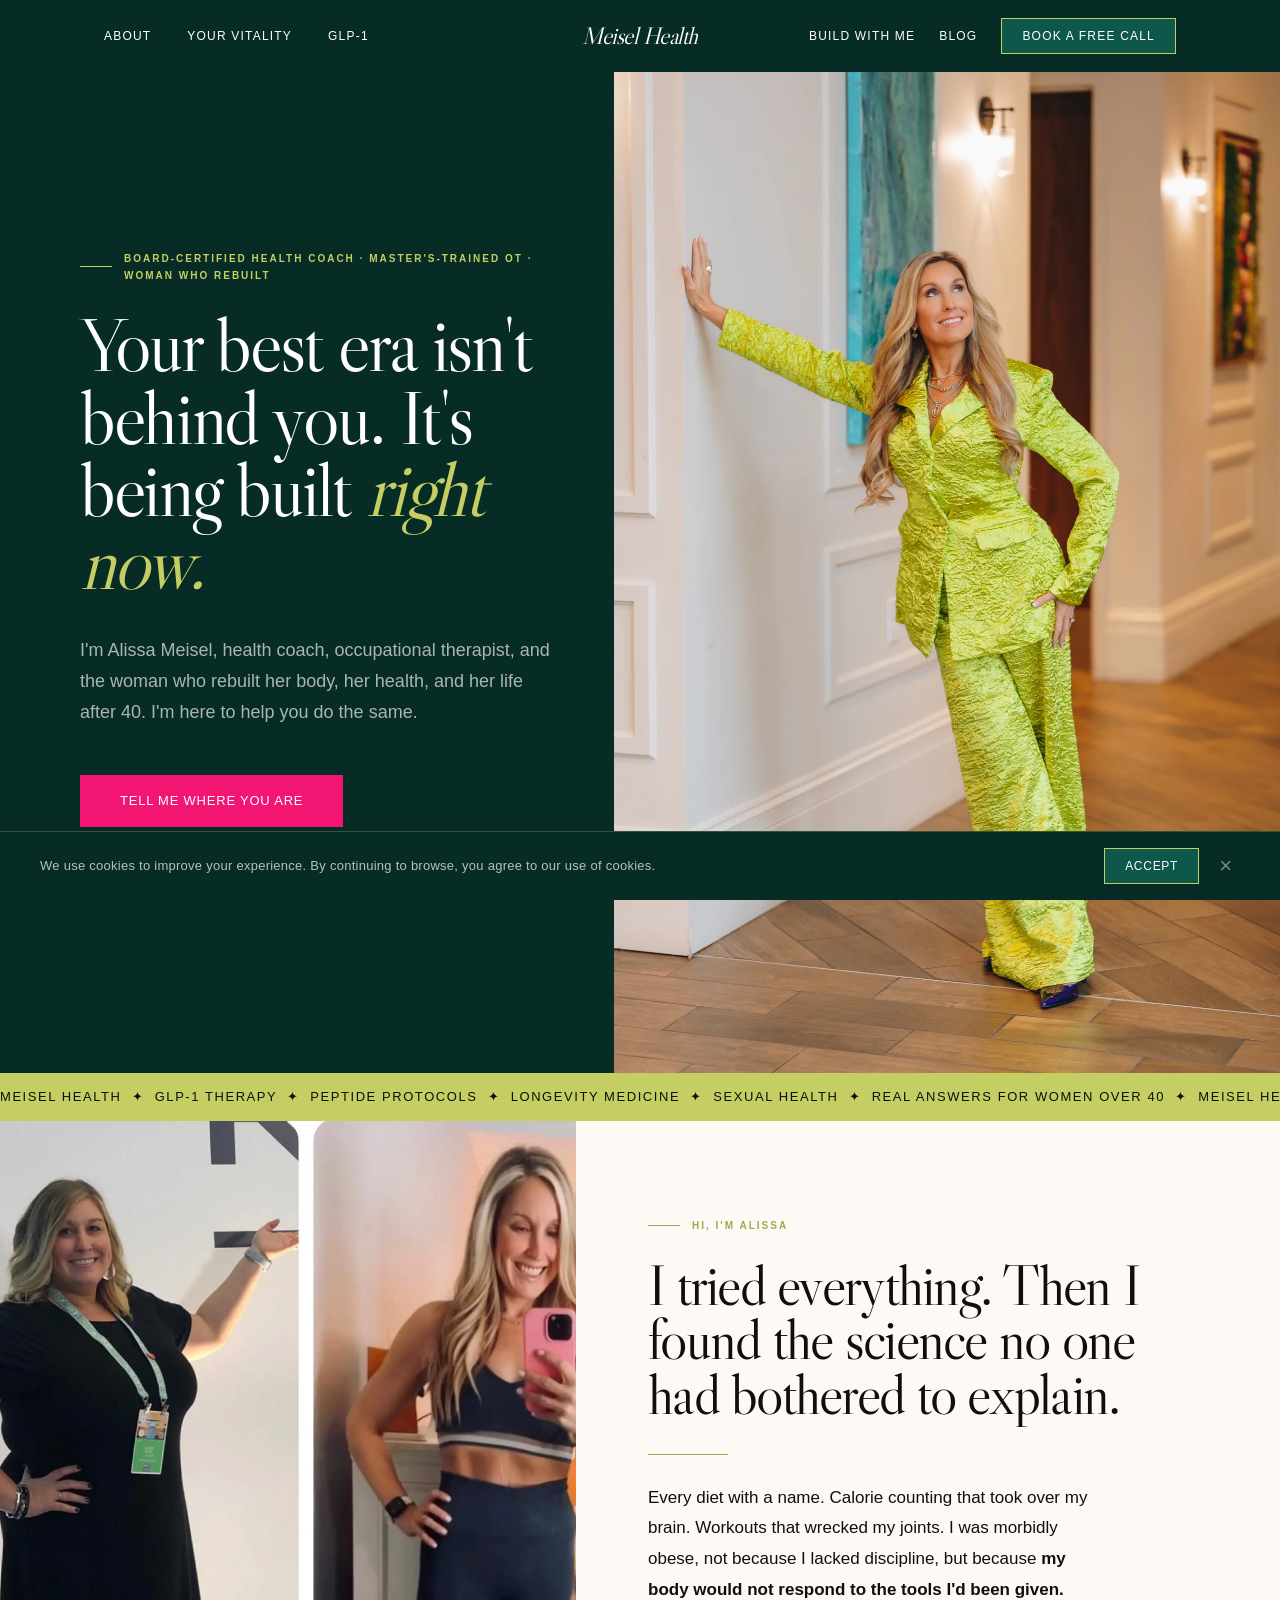
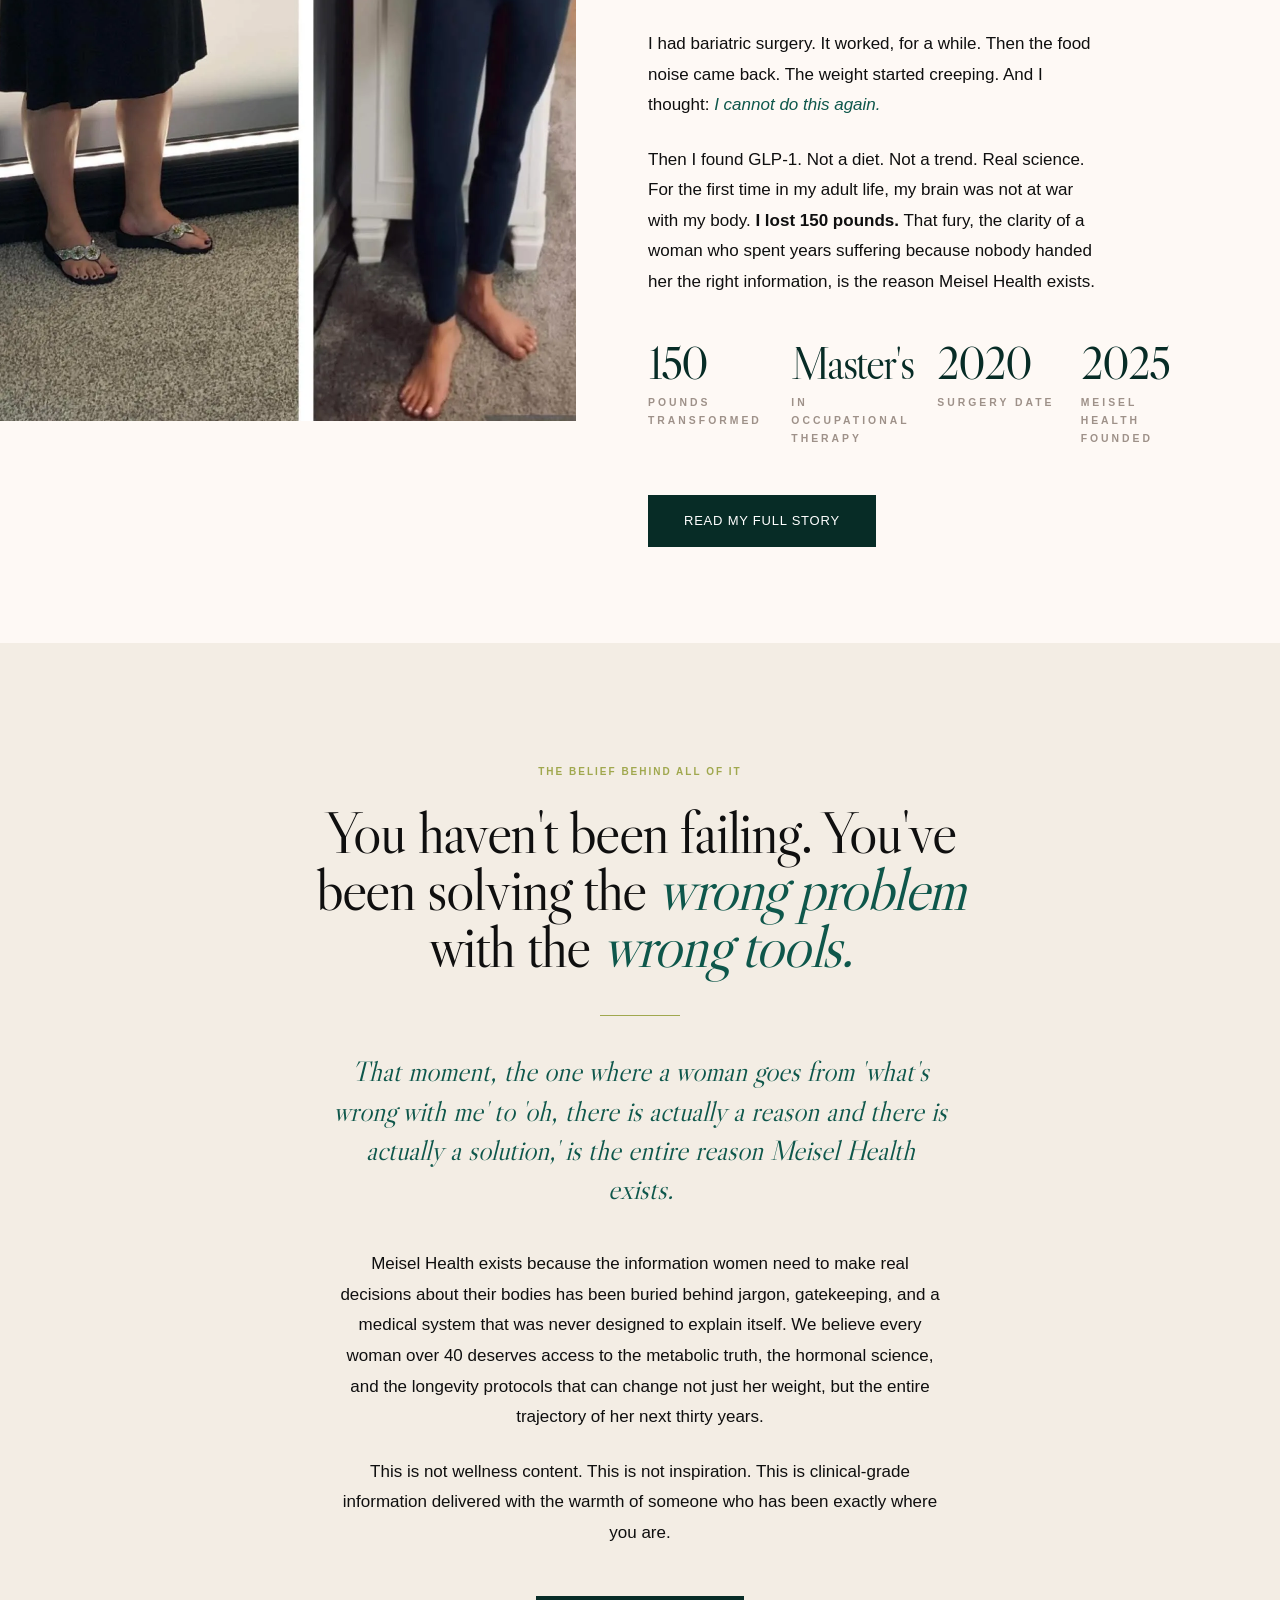
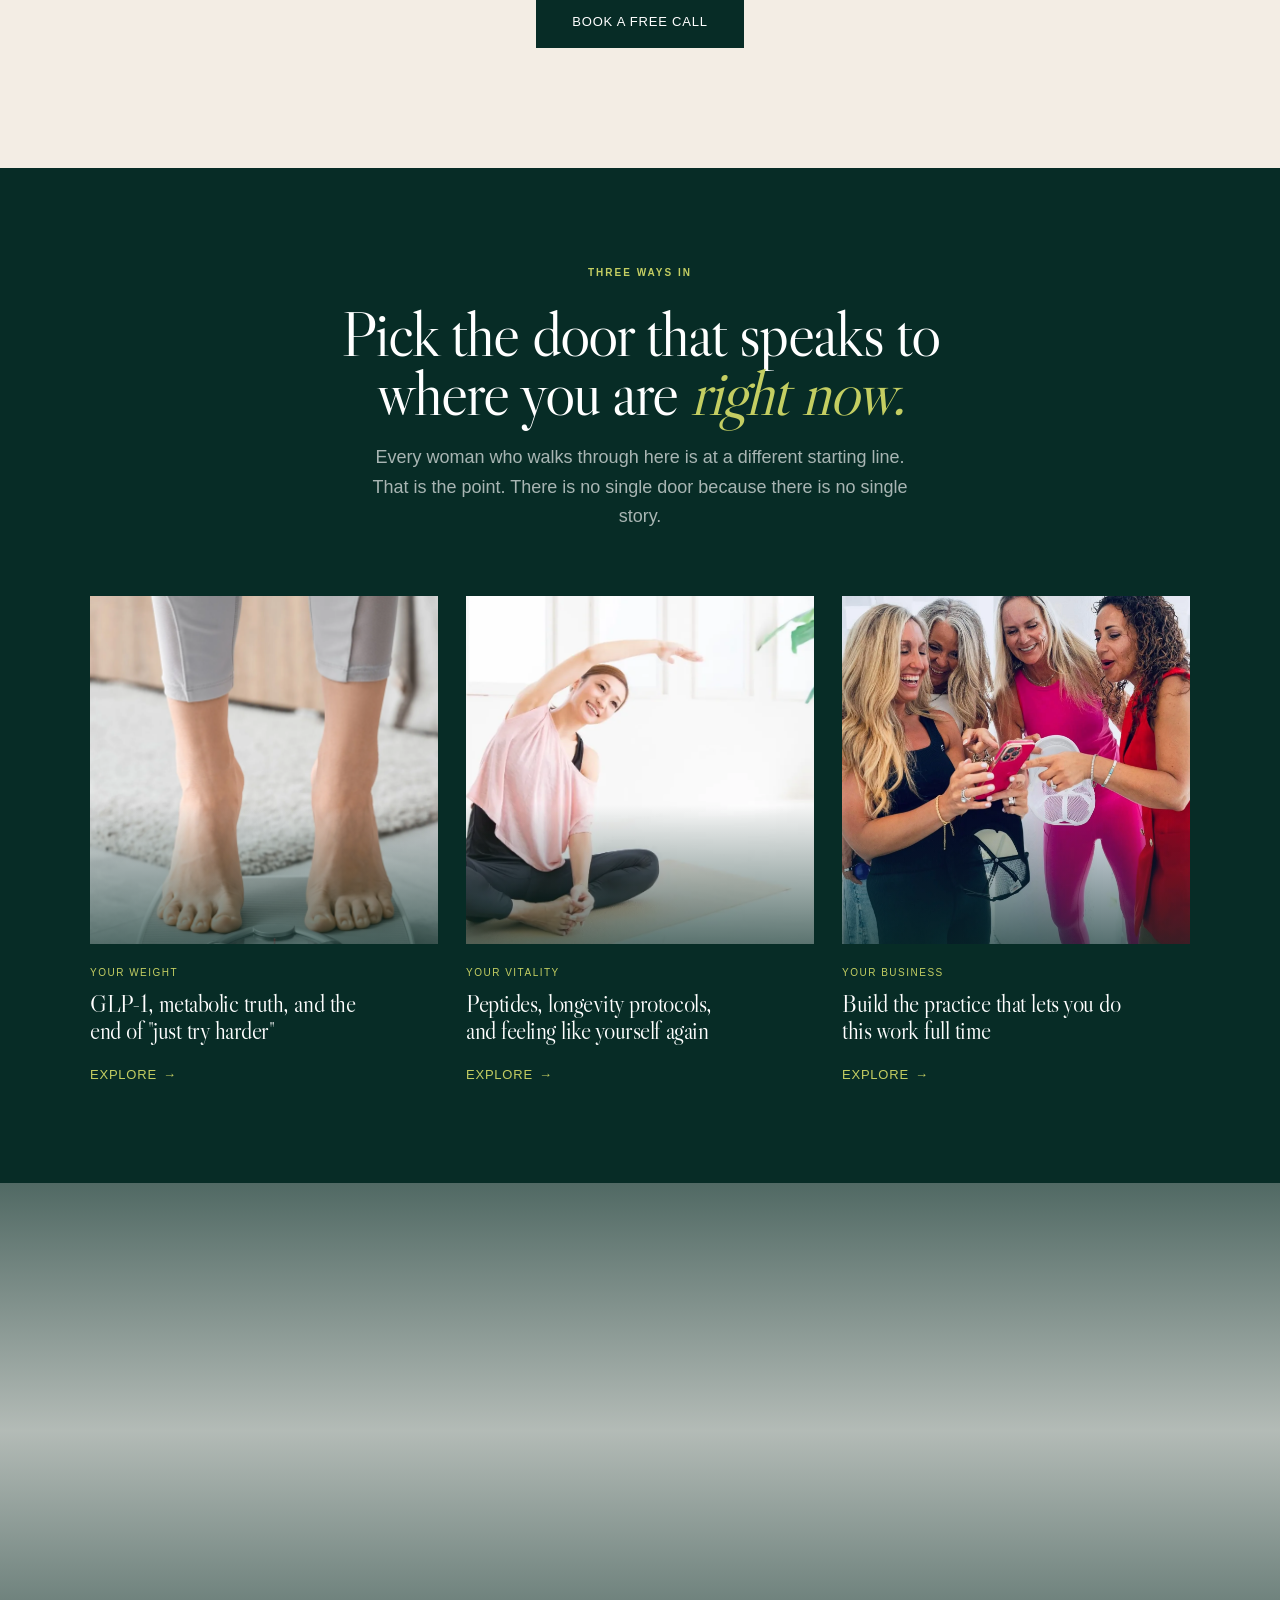
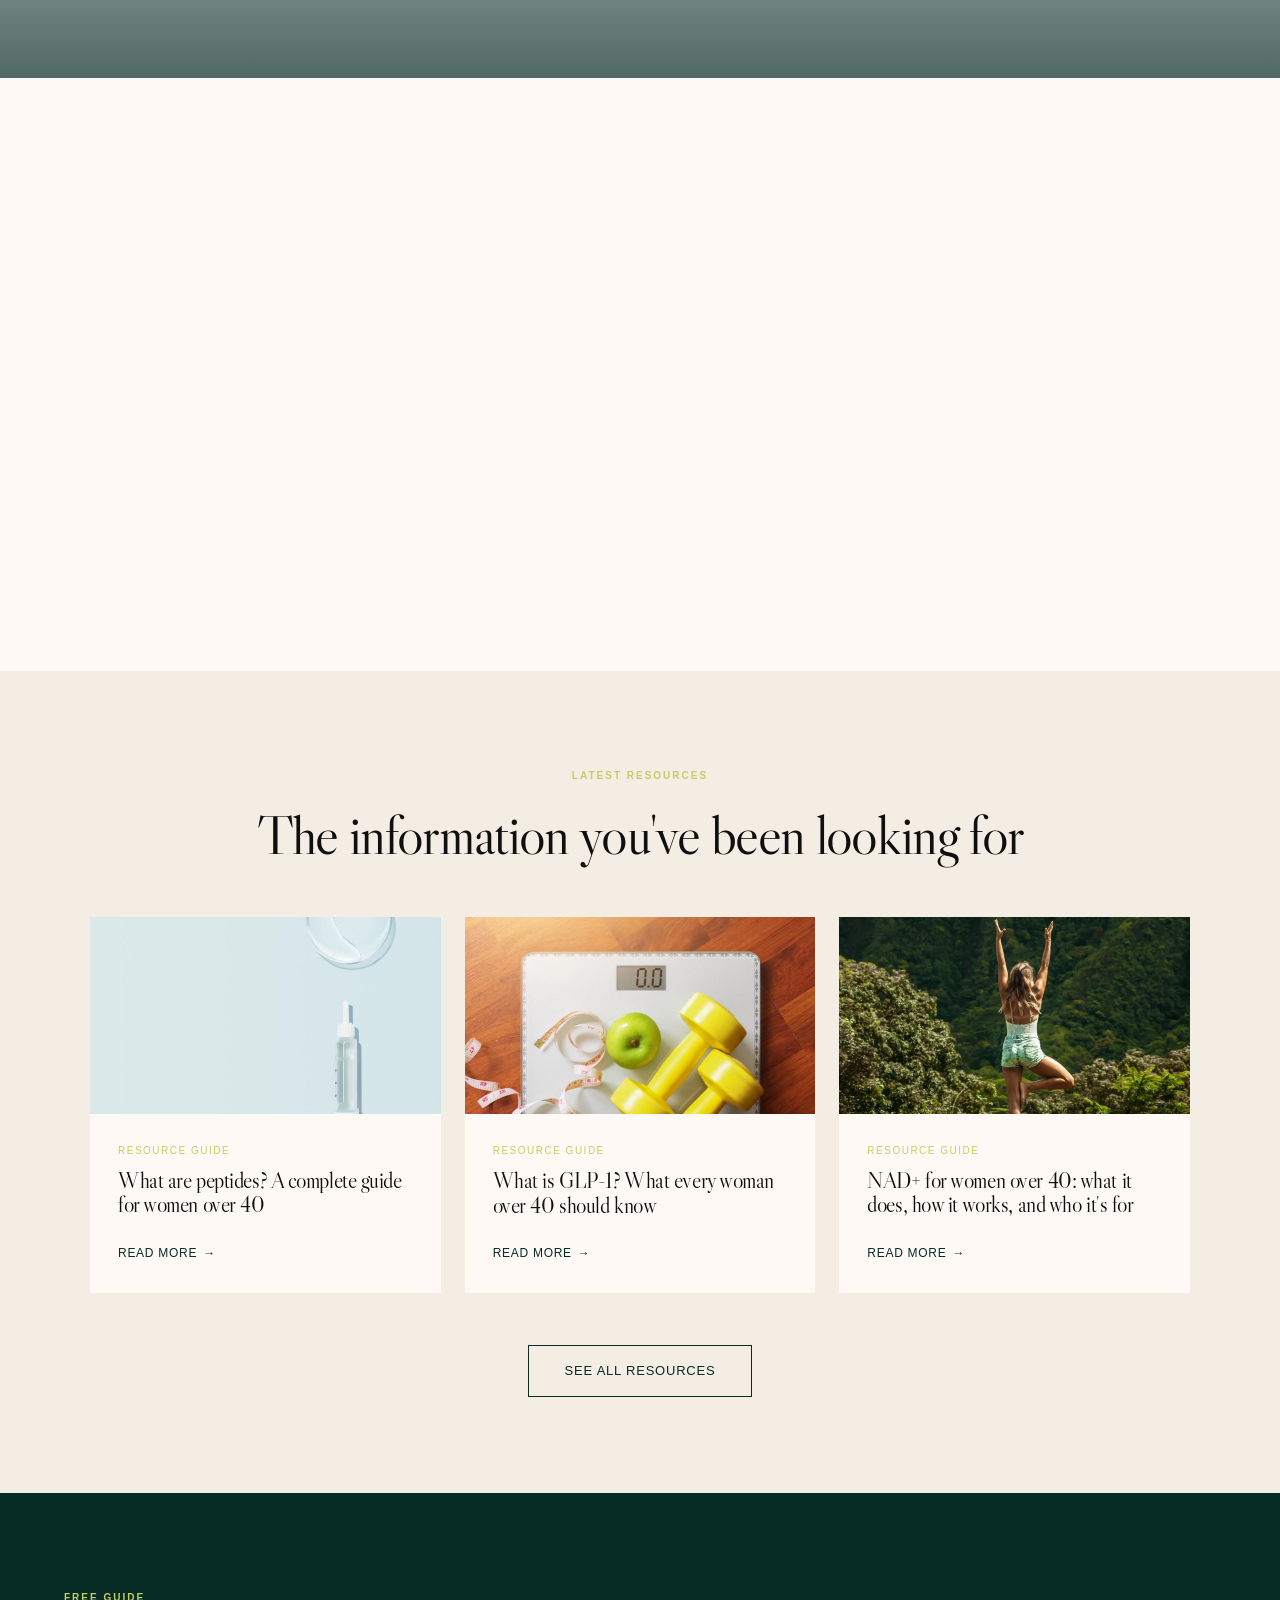
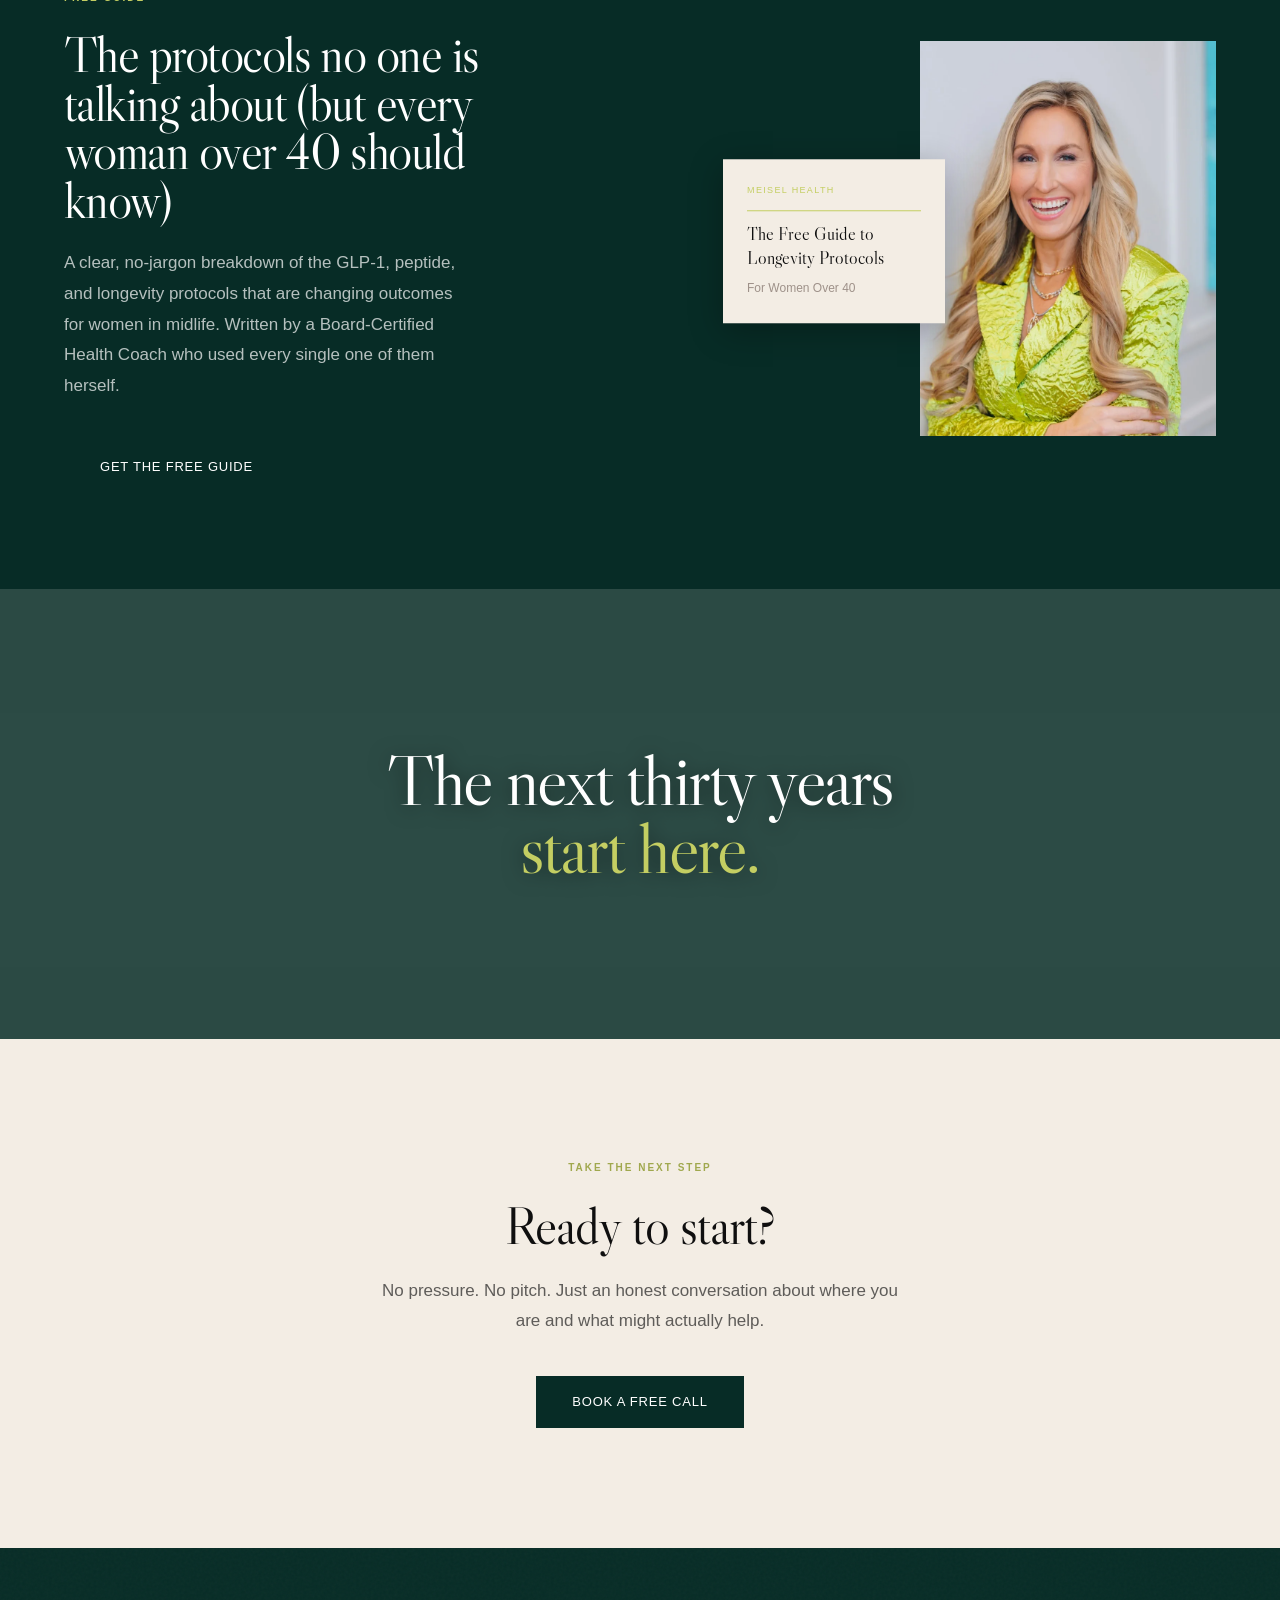
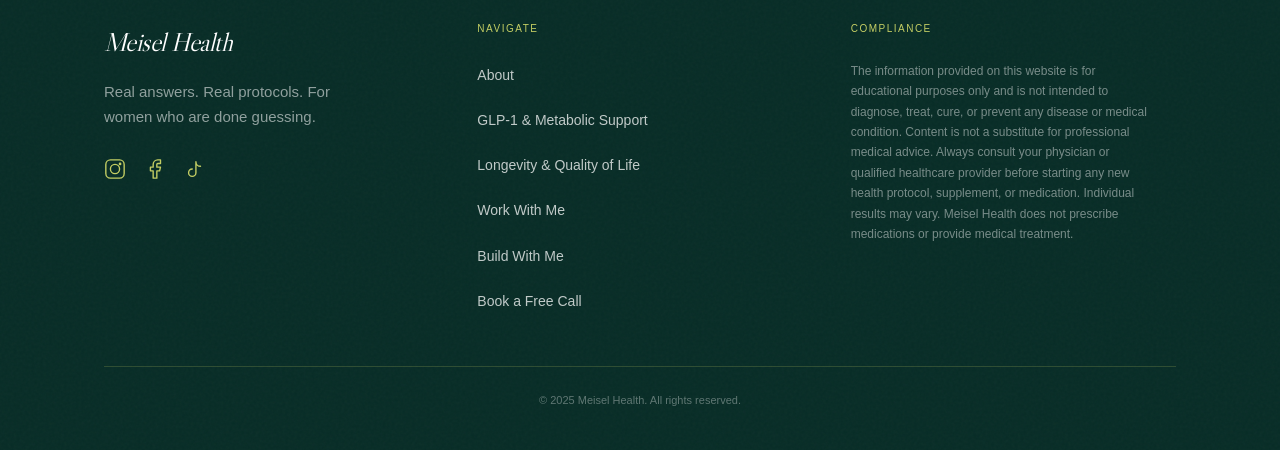
<file: index.html>
<!DOCTYPE html>
<html lang="en">
<head>
  <meta charset="UTF-8">
  <meta name="viewport" content="width=device-width, initial-scale=1.0">
  <meta name="theme-color" content="#072c26">
  <meta http-equiv="X-UA-Compatible" content="IE=edge">

  <!-- Primary Meta -->
  <title>Meisel Health | Real Answers for Women Over 40</title>
  <meta name="description" content="Premium health coaching for women over 40. GLP-1 therapy, peptide protocols, and longevity medicine from Board-Certified Coach Alissa Meisel.">
  <meta name="author" content="Alissa Meisel">
  <meta name="robots" content="index, follow, max-image-preview:large, max-snippet:-1, max-video-preview:-1">
  <link rel="canonical" href="https://meiselhealth.com/">

  <!-- Open Graph -->
  <meta property="og:type" content="website">
  <meta property="og:site_name" content="Meisel Health">
  <meta property="og:title" content="Meisel Health | Real Answers for Women Over 40">
  <meta property="og:description" content="Premium health coaching for women over 40. GLP-1 therapy, peptide protocols, and longevity medicine from a Board-Certified Health Coach who rebuilt her own health first.">
  <meta property="og:url" content="https://meiselhealth.com/">
  <meta property="og:image" content="https://meiselhealth.com/images/og/homepage.jpg">
  <meta property="og:image:width" content="1200">
  <meta property="og:image:height" content="630">
  <meta property="og:locale" content="en_US">

  <!-- Twitter Card -->
  <meta name="twitter:card" content="summary_large_image">
  <meta name="twitter:title" content="Meisel Health | Real Answers for Women Over 40">
  <meta name="twitter:description" content="Premium health coaching for women over 40. GLP-1 therapy, peptide protocols, and longevity medicine.">
  <meta name="twitter:image" content="https://meiselhealth.com/images/og/homepage.jpg">

  <!-- Fonts -->
  <link rel="preconnect" href="https://fonts.googleapis.com">
  <link rel="dns-prefetch" href="https://api.fontshare.com">
  <link rel="preconnect" href="https://fonts.gstatic.com" crossorigin>
  <link href="https://fonts.googleapis.com/css2?family=Libre+Caslon+Display&display=swap" rel="stylesheet">
  <link href="https://api.fontshare.com/v2/css?f[]=general-sans@400,500,600&display=swap" rel="stylesheet">

  <!-- Preload LCP image -->
  <link rel="preload" as="image" type="image/webp" href="images/alissa/hero.webp">

  <!-- Styles -->
  <link rel="stylesheet" href="css/tokens.css">
  <link rel="stylesheet" href="css/styles.css">

  <!-- Favicon -->
  <link rel="icon" type="image/jpeg" href="images/brand/logo-400.jpg">

  <!-- Schema: Organization -->
  <script type="application/ld+json">
  {
    "@context": "https://schema.org",
    "@type": "HealthBusiness",
    "name": "Meisel Health",
    "url": "https://meiselhealth.com",
    "logo": "https://meiselhealth.com/images/brand/logo-400.jpg",
    "image": "https://meiselhealth.com/images/og/homepage.jpg",
    "description": "Premium health coaching practice for women over 40, specializing in GLP-1 therapy guidance, peptide protocols, and longevity medicine.",
    "founder": {
      "@type": "Person",
      "name": "Alissa Meisel",
      "jobTitle": "Board-Certified Health Coach",
      "description": "Board-Certified Health Coach and Master's-trained Occupational Therapist who lost 150 pounds and rebuilt her health before founding Meisel Health.",
      "image": "https://meiselhealth.com/images/og/homepage.jpg"
    },
    "knowsAbout": ["GLP-1 therapy for women","Peptide protocols for women over 40","Longevity medicine","Metabolic health coaching","NAD+ therapy","Sermorelin for women","Health coaching business development"],
    "sameAs": []
  }
  </script>

  <!-- Schema: Person -->
  <script type="application/ld+json">
  {
    "@context": "https://schema.org",
    "@type": "Person",
    "name": "Alissa Meisel",
    "jobTitle": "Board-Certified Health Coach",
    "worksFor": {"@type":"HealthBusiness","name":"Meisel Health","url":"https://meiselhealth.com"},
    "knowsAbout": ["GLP-1 receptor agonist therapy","Peptide therapy for women","Longevity and anti-aging protocols","Metabolic health optimization","Occupational therapy","Health coaching business development"],
    "description": "Alissa Meisel is a Board-Certified Health Coach and Master's-trained Occupational Therapist who transformed her own health by losing 150 pounds. She founded Meisel Health to help women over 40 access real information about GLP-1 therapy, peptide protocols, and longevity medicine.",
    "image": "https://meiselhealth.com/images/og/homepage.jpg",
    "sameAs": []
  }
  </script>

  <!-- Schema: WebSite -->
  <script type="application/ld+json">
  {
    "@context": "https://schema.org",
    "@type": "WebSite",
    "name": "Meisel Health",
    "url": "https://meiselhealth.com",
    "description": "Real answers about GLP-1 therapy, peptide protocols, and longevity medicine for women over 40.",
    "publisher": {"@type":"HealthBusiness","name":"Meisel Health"}
  }
  </script>

  <!-- Schema: FAQ -->
  <script type="application/ld+json">
  {
    "@context": "https://schema.org",
    "@type": "FAQPage",
    "mainEntity": [
      {
        "@type": "Question",
        "name": "What is Meisel Health?",
        "acceptedAnswer": {"@type":"Answer","text":"Meisel Health is a premium health coaching practice for women over 40, founded by Alissa Meisel. We specialize in GLP-1 therapy guidance, peptide protocols, longevity medicine, and metabolic health optimization. Alissa is a Board-Certified Health Coach and Master's-trained Occupational Therapist who lost 150 pounds and rebuilt her own health before founding the practice."}
      },
      {
        "@type": "Question",
        "name": "Who is Alissa Meisel?",
        "acceptedAnswer": {"@type":"Answer","text":"Alissa Meisel is a Board-Certified Health Coach and Master's-trained Occupational Therapist. After losing 150 pounds through her own health transformation journey, she founded Meisel Health to provide women over 40 with evidence-based guidance on GLP-1 therapy, peptide protocols, and longevity medicine."}
      },
      {
        "@type": "Question",
        "name": "What services does Meisel Health offer?",
        "acceptedAnswer": {"@type":"Answer","text":"Meisel Health offers three core pathways: (1) GLP-1 and Metabolic Support for women navigating GLP-1 receptor agonist therapy and metabolic health, (2) Longevity and Quality of Life coaching covering peptide protocols, NAD+, sermorelin, and PT-141, and (3) Build With Me, a coaching track for health professionals who want to build their own practice."}
      }
    ]
  }
  </script>

  <!-- Schema: Speakable -->
  <script type="application/ld+json">
  {
    "@context": "https://schema.org",
    "@type": "WebPage",
    "name": "Meisel Health — Home",
    "speakable": {"@type":"SpeakableSpecification","cssSelector":[".speakable-answer",".key-definition","h1",".hero__subhead"]},
    "url": "https://meiselhealth.com/"
  }
  </script>

  <!-- Schema: BreadcrumbList -->
  <script type="application/ld+json">
{"@context":"https://schema.org","@type":"BreadcrumbList","itemListElement":[{"@type":"ListItem","position":1,"name":"Home","item":"https://meiselhealth.com/"}]}
</script>
</head>

<body>

  <!-- ============================================================
       NAV
       ============================================================ -->
  <nav class="nav" id="nav" role="navigation" aria-label="Main navigation">
    <div class="nav__inner">
      <div class="nav__left">
        <a href="about.html" class="nav__link">About</a>
        <a href="longevity-quality-of-life.html" class="nav__link">Your Vitality</a>
        <a href="glp-1-metabolic-support.html" class="nav__link">GLP-1</a>
      </div>

      <a href="/" class="nav__logo">Meisel Health</a>

      <div class="nav__right">
        <a href="build-with-me.html" class="nav__link">Build With Me</a>
        <a href="resources/" class="nav__link">Blog</a>
        <a href="contact.html" class="nav__cta">Book a Free Call</a>
      </div>

      <button class="nav__hamburger" id="nav-hamburger" aria-label="Open menu" aria-expanded="false">
        <span></span>
        <span></span>
        <span></span>
      </button>
    </div>

    <!-- Mobile overlay -->
    <div class="nav__overlay" id="nav-overlay" aria-hidden="true">
      <a href="about.html" class="nav__overlay-link">About</a>
      <a href="longevity-quality-of-life.html" class="nav__overlay-link">Your Vitality</a>
      <a href="glp-1-metabolic-support.html" class="nav__overlay-link">GLP-1</a>
      <a href="build-with-me.html" class="nav__overlay-link">Build With Me</a>
      <a href="resources/" class="nav__overlay-link">Blog</a>
      <a href="contact.html" class="nav__overlay-link">Book a Free Call</a>
    </div>
  </nav>


  <!-- ============================================================
       HERO — SPLIT LAYOUT
       ============================================================ -->
  <section class="home-hero" id="hero" aria-labelledby="hero-heading">
    <div class="home-hero__content">
      <p class="label label--with-rule hero-reveal hero-reveal--label">
        Board-Certified Health Coach &middot; Master's-Trained OT &middot; Woman Who Rebuilt
      </p>

      <h1 id="hero-heading" class="home-hero__headline hero-reveal hero-reveal--h1-line1">
        Your best era isn't behind you. It's being built <em>right now.</em>
      </h1>

      <p class="home-hero__subhead hero-reveal hero-reveal--subhead speakable-answer">
        I'm Alissa Meisel, health coach, occupational therapist, and the woman who rebuilt her body, her health, and her life after 40. I'm here to help you do the same.
      </p>

      <div class="home-hero__buttons hero-reveal hero-reveal--buttons">
        <a href="contact.html" class="btn-magenta">Tell Me Where You Are</a>
        <a href="#about" class="btn-ghost">Scroll to Explore</a>
      </div>
    </div>

    <div class="home-hero__image">
      <picture><source srcset="images/alissa/hero.webp" type="image/webp"><img src="images/alissa/hero.jpg" alt="Alissa Meisel, Board-Certified Health Coach and founder of Meisel Health, standing confidently in an elegant hallway" width="960" height="1200"></picture>
    </div>
  </section>


  <!-- ============================================================
       TICKER BAR
       ============================================================ -->
  <div class="ticker" aria-hidden="true">
    <div class="ticker__track">
      <span class="ticker__content">
        Meisel Health&nbsp;&nbsp;&#10022;&nbsp;&nbsp;GLP-1 Therapy&nbsp;&nbsp;&#10022;&nbsp;&nbsp;Peptide Protocols&nbsp;&nbsp;&#10022;&nbsp;&nbsp;Longevity Medicine&nbsp;&nbsp;&#10022;&nbsp;&nbsp;Sexual Health&nbsp;&nbsp;&#10022;&nbsp;&nbsp;Real Answers for Women Over 40&nbsp;&nbsp;&#10022;&nbsp;&nbsp;
      </span>
      <span class="ticker__content" aria-hidden="true">
        Meisel Health&nbsp;&nbsp;&#10022;&nbsp;&nbsp;GLP-1 Therapy&nbsp;&nbsp;&#10022;&nbsp;&nbsp;Peptide Protocols&nbsp;&nbsp;&#10022;&nbsp;&nbsp;Longevity Medicine&nbsp;&nbsp;&#10022;&nbsp;&nbsp;Sexual Health&nbsp;&nbsp;&#10022;&nbsp;&nbsp;Real Answers for Women Over 40&nbsp;&nbsp;&#10022;&nbsp;&nbsp;
      </span>
    </div>
  </div>


  <!-- ============================================================
       ABOUT — MEET ALISSA
       ============================================================ -->
  <section class="about" id="about" aria-labelledby="about-heading">
    <div class="about__photo">
      <div class="about__photo-inner">
        <picture><source srcset="images/alissa/weightloss.webp" type="image/webp"><img src="images/alissa/weightloss.jpeg" alt="Alissa Meisel's weight loss transformation, representing her personal journey that inspired Meisel Health" width="933" height="1400" loading="lazy"></picture>
      </div>
    </div>

    <div class="about__content reveal-stagger">
      <p class="label label--with-rule reveal">Hi, I'm Alissa</p>

      <h2 id="about-heading" class="about__headline reveal">
        I tried everything. Then I found the science no one had bothered to explain.
      </h2>

      <hr class="gold-rule gold-rule--short reveal">

      <div class="about__body key-definition reveal">
        <p>Every diet with a name. Calorie counting that took over my brain. Workouts that wrecked my joints. I was morbidly obese, not because I lacked discipline, but because <strong>my body would not respond to the tools I'd been given.</strong></p>
        <p>I had bariatric surgery. It worked, for a while. Then the food noise came back. The weight started creeping. And I thought: <em>I cannot do this again.</em></p>
        <p>Then I found GLP-1. Not a diet. Not a trend. Real science. For the first time in my adult life, my brain was not at war with my body. <strong>I lost 150 pounds.</strong> That fury, the clarity of a woman who spent years suffering because nobody handed her the right information, is the reason Meisel Health exists.</p>
      </div>

      <div class="about__stats reveal">
        <div class="about__stat">
          <span class="about__stat-number">150</span>
          <span class="about__stat-label">Pounds Transformed</span>
        </div>
        <div class="about__stat">
          <span class="about__stat-number">Master's</span>
          <span class="about__stat-label">In Occupational Therapy</span>
        </div>
        <div class="about__stat">
          <span class="about__stat-number">2020</span>
          <span class="about__stat-label">Surgery Date</span>
        </div>
        <div class="about__stat">
          <span class="about__stat-number">2025</span>
          <span class="about__stat-label">Meisel Health Founded</span>
        </div>
      </div>

      <a href="about.html" class="btn-primary reveal">Read My Full Story</a>
    </div>
  </section>


  <!-- ============================================================
       MISSION / DECLARATION — cream-deep for contrast
       ============================================================ -->
  <section class="mission-light" id="mission" aria-labelledby="mission-heading">
    <div class="mission__inner">
      <p class="label reveal" style="justify-content: center;">The Belief Behind All of It</p>

      <h2 id="mission-heading" class="mission-light__headline reveal">
        You haven't been failing. You've been solving the <em>wrong problem</em> with the <em>wrong tools.</em>
      </h2>

      <hr class="gold-rule gold-rule--short reveal" style="margin: 0 auto 36px;">

      <blockquote class="mission-light__quote reveal">
        <p>That moment, the one where a woman goes from 'what's wrong with me' to 'oh, there is actually a reason and there is actually a solution,' is the entire reason Meisel Health exists.</p>
      </blockquote>

      <div class="mission-light__body reveal">
        <p class="speakable-answer">Meisel Health exists because the information women need to make real decisions about their bodies has been buried behind jargon, gatekeeping, and a medical system that was never designed to explain itself. We believe every woman over 40 deserves access to the metabolic truth, the hormonal science, and the longevity protocols that can change not just her weight, but the entire trajectory of her next thirty years.</p>
        <p>This is not wellness content. This is not inspiration. This is clinical-grade information delivered with the warmth of someone who has been exactly where you are.</p>
      </div>

      <a href="contact.html" class="btn-primary reveal">Book a Free Call</a>
    </div>
  </section>


  <!-- ============================================================
       THREE DOORS
       ============================================================ -->
  <section class="doors" id="doors" aria-labelledby="doors-heading">
    <div class="doors__header reveal">
      <p class="label">Three Ways In</p>
      <h2 id="doors-heading" class="doors__headline">
        Pick the door that speaks to where you are <em>right now.</em>
      </h2>
      <p class="doors__subhead">
        Every woman who walks through here is at a different starting line. That is the point. There is no single door because there is no single story.
      </p>
    </div>

    <div class="doors__grid">
      <!-- Door 1: Your Weight -->
      <a href="glp-1-metabolic-support.html" class="doors__card reveal">
        <div class="doors__card-photo">
          <picture><source srcset="images/resources/43.webp" type="image/webp"><img src="images/resources/43.jpg" alt="GLP-1 and metabolic support for sustainable weight management at Meisel Health" width="1366" height="768" loading="lazy"></picture>
        </div>
        <p class="doors__card-label">Your Weight</p>
        <h3 class="doors__card-title">GLP-1, metabolic truth, and the end of "just try harder"</h3>
        <span class="doors__card-link">Explore <span class="arrow">&rarr;</span></span>
      </a>

      <!-- Door 2: Your Vitality -->
      <a href="longevity-quality-of-life.html" class="doors__card reveal">
        <div class="doors__card-photo">
          <picture><source srcset="images/resources/yoga-stretch.webp" type="image/webp"><img src="images/resources/yoga-stretch.jpg" alt="Woman doing a seated yoga stretch in a bright studio, representing Meisel Health's longevity and quality of life program with peptide protocols" width="1366" height="768" loading="lazy"></picture>
        </div>
        <p class="doors__card-label">Your Vitality</p>
        <h3 class="doors__card-title">Peptides, longevity protocols, and feeling like yourself again</h3>
        <span class="doors__card-link">Explore <span class="arrow">&rarr;</span></span>
      </a>

      <!-- Door 3: Your Business -->
      <a href="build-with-me.html" class="doors__card reveal">
        <div class="doors__card-photo">
          <picture><source srcset="images/alissa/team2.webp" type="image/webp"><img src="images/alissa/team2.jpeg" alt="Meisel Health team collaborating, representing the Build With Me health coaching business program" width="1200" height="800" loading="lazy"></picture>
        </div>
        <p class="doors__card-label">Your Business</p>
        <h3 class="doors__card-title">Build the practice that lets you do this work full time</h3>
        <span class="doors__card-link">Explore <span class="arrow">&rarr;</span></span>
      </a>
    </div>
  </section>


  <!-- ============================================================
       PARALLAX DIVIDER 2 — Between Doors and Partner Bar
       ============================================================ -->
  <div class="parallax-divider parallax-divider--tall" style="background-image: url('images/alissa/team1.webp');" aria-hidden="true">
    <div class="parallax-divider__overlay parallax-divider__overlay--gradient"></div>
  </div>


  <!-- ============================================================
       TESTIMONIALS — clean layout, no photo sidebar
       ============================================================ -->
  <section class="testimonials-clean" id="testimonials" aria-labelledby="testimonials-label">
    <div class="testimonials-clean__inner">
      <h2 class="reveal" id="testimonials-label" style="text-align: center; margin-bottom: 48px;">From women who found what they were looking for</h2>

      <div class="testimonials-clean__grid reveal">
        <!-- Testimonial 1 -->
        <blockquote class="testimonial">
          <p class="testimonial__quote">"I had been on every diet known to man. Alissa was the first person who explained what was actually happening in my body, and for the first time, the weight started coming off and staying off. She didn't just give me a plan. She gave me the science behind the plan."</p>
          <cite class="testimonial__attribution">Kristen R.</cite>
        </blockquote>

        <!-- Testimonial 2 -->
        <blockquote class="testimonial">
          <p class="testimonial__quote">"I came to Alissa feeling invisible. Like my body had just stopped cooperating. She walked me through everything, the peptides, the protocols, what to ask my doctor, what to watch for. I feel like myself again, and I did not think that was possible."</p>
          <cite class="testimonial__attribution">Olivia M.</cite>
        </blockquote>

        <!-- Testimonial 3 -->
        <blockquote class="testimonial">
          <p class="testimonial__quote">"There is a steadiness to Alissa that people are drawn to. She doesn't force growth, she creates the environment for it. She leads with a grounded, servant-hearted presence that makes people feel seen, supported, and safe to grow."</p>
          <cite class="testimonial__attribution">Beth Graves</cite>
        </blockquote>
      </div>

      <!-- Compliance -->
      <p class="compliance reveal" style="text-align: center; margin-top: 40px;">Individual results vary. Testimonials reflect personal experiences and are not guarantees of specific outcomes. All health protocols should be discussed with a qualified healthcare provider.</p>
    </div>
  </section>


  <!-- ============================================================
       RESOURCES PREVIEW — cream-deep bg for contrast
       ============================================================ -->
  <section class="resources resources--light" id="resources" aria-labelledby="resources-heading">
    <div class="resources__header reveal">
      <p class="label">Latest Resources</p>
      <h2 id="resources-heading" class="resources__headline">The information you've been looking for</h2>
    </div>

    <div class="resources__grid">
      <a href="resources/what-are-peptides.html" class="resources__card reveal">
        <div class="resources__card-photo">
          <picture><source srcset="images/resources/syringe-minimal.webp" type="image/webp"><img src="images/resources/syringe-minimal.jpg" alt="Minimal clinical syringe and petri dish representing peptide therapy protocols for women over 40" width="1366" height="768" loading="lazy"></picture>
        </div>
        <div class="resources__card-body">
          <p class="resources__card-label">Resource Guide</p>
          <h3 class="resources__card-title">What are peptides? A complete guide for women over 40</h3>
          <span class="resources__card-link">Read More <span class="arrow">&rarr;</span></span>
        </div>
      </a>

      <a href="resources/what-is-glp1.html" class="resources__card reveal">
        <div class="resources__card-photo">
          <picture><source srcset="images/resources/scale-flatlay.webp" type="image/webp"><img src="images/resources/scale-flatlay.jpg" alt="Scale with dumbbells and apple representing GLP-1 metabolic health information for women over 40" width="1366" height="768" loading="lazy"></picture>
        </div>
        <div class="resources__card-body">
          <p class="resources__card-label">Resource Guide</p>
          <h3 class="resources__card-title">What is GLP-1? What every woman over 40 should know</h3>
          <span class="resources__card-link">Read More <span class="arrow">&rarr;</span></span>
        </div>
      </a>

      <a href="resources/nad-plus-for-women.html" class="resources__card reveal">
        <div class="resources__card-photo">
          <picture><source srcset="images/resources/yoga-mountain.webp" type="image/webp"><img src="images/resources/yoga-mountain.jpg" alt="Woman doing yoga on a mountain overlooking lush green landscape, representing NAD+ longevity and vitality for women over 40" width="1366" height="768" loading="lazy"></picture>
        </div>
        <div class="resources__card-body">
          <p class="resources__card-label">Resource Guide</p>
          <h3 class="resources__card-title">NAD+ for women over 40: what it does, how it works, and who it's for</h3>
          <span class="resources__card-link">Read More <span class="arrow">&rarr;</span></span>
        </div>
      </a>
    </div>

    <div class="resources__footer reveal">
      <a href="resources/" class="btn-ghost">See All Resources</a>
    </div>
  </section>


  <!-- ============================================================
       LEAD MAGNET
       ============================================================ -->
  <section class="lead-magnet" id="guide" aria-labelledby="lead-magnet-heading">
    <div class="lead-magnet__inner">
      <div class="lead-magnet__left reveal">
        <p class="label">Free Guide</p>
        <h2 id="lead-magnet-heading" class="lead-magnet__headline">The protocols no one is talking about (but every woman over 40 should know)</h2>
        <p class="lead-magnet__body">A clear, no-jargon breakdown of the GLP-1, peptide, and longevity protocols that are changing outcomes for women in midlife. Written by a Board-Certified Health Coach who used every single one of them herself.</p>
        <a href="contact.html" class="btn-primary">Get the Free Guide</a>
      </div>

      <div class="lead-magnet__right reveal">
        <div class="lead-magnet__photo">
          <picture><source srcset="images/alissa/lead-magnet.webp" type="image/webp"><img src="images/alissa/lead-magnet.jpg" alt="Alissa Meisel smiling warmly, representing the approachable expert guidance in the free longevity protocols guide" width="720" height="960" loading="lazy"></picture>
        </div>
        <div class="lead-magnet__guide">
          <p class="lead-magnet__guide-brand">Meisel Health</p>
          <div class="lead-magnet__guide-rule"></div>
          <p class="lead-magnet__guide-title">The Free Guide to Longevity Protocols</p>
          <p class="lead-magnet__guide-sub">For Women Over 40</p>
        </div>
      </div>
    </div>
  </section>


  <!-- ============================================================
       PARALLAX — The Next Thirty Years
       ============================================================ -->
  <div class="parallax-divider parallax-divider--quote" style="background-image: url('images/alissa/lifestyle-13.webp');" aria-hidden="true">
    <div class="parallax-divider__overlay" style="background: rgba(7, 44, 38, 0.85);"></div>
    <div class="parallax-divider__text parallax-divider__text--large reveal">
      <p style="color: #fff; text-shadow: 0 2px 20px rgba(0,0,0,0.5);">The next thirty years<br><span style="color: var(--color-gold);">start here.</span></p>
    </div>
  </div>


  <!-- ============================================================
       FINAL CTA
       ============================================================ -->
  <section style="background: var(--color-cream-deep); padding: 120px 64px; text-align: center;">
    <div style="max-width: 640px; margin: 0 auto;" class="reveal">
      <p class="label" style="justify-content: center;">Take the Next Step</p>
      <h2 id="ready-to-start" style="margin-bottom: 24px;">Ready to start?</h2>
      <p style="font-family: var(--font-body); font-size: 17px; color: var(--color-black); opacity: 0.65; line-height: 1.75; max-width: 540px; margin: 0 auto 40px;">No pressure. No pitch. Just an honest conversation about where you are and what might actually help.</p>
      <a href="contact.html" class="btn-primary">Book a Free Call</a>
    </div>
  </section>


  <!-- ============================================================
       FOOTER
       ============================================================ -->
  <footer class="footer grain-overlay" id="book" role="contentinfo">
    <div class="footer__inner">
      <!-- Left: Brand -->
      <div class="footer__brand">
        <p class="footer__brand-name">Meisel Health</p>
        <p class="footer__tagline">Real answers. Real protocols. For women who are done guessing.</p>
        <!-- TODO: Alissa to provide social media URLs for Instagram, Facebook, TikTok -->
        <div class="footer__social" aria-label="Social media links">
          <a href="#" class="footer__social-icon" aria-label="Follow Meisel Health on Instagram">
            <svg viewBox="0 0 24 24" fill="none" stroke="currentColor" stroke-width="1.5" stroke-linecap="round" stroke-linejoin="round"><rect x="2" y="2" width="20" height="20" rx="5"/><circle cx="12" cy="12" r="5"/><circle cx="17.5" cy="6.5" r="1.5" fill="currentColor" stroke="none"/></svg>
          </a>
          <a href="#" class="footer__social-icon" aria-label="Follow Meisel Health on Facebook">
            <svg viewBox="0 0 24 24" fill="none" stroke="currentColor" stroke-width="1.5" stroke-linecap="round" stroke-linejoin="round"><path d="M18 2h-3a5 5 0 0 0-5 5v3H7v4h3v8h4v-8h3l1-4h-4V7a1 1 0 0 1 1-1h3z"/></svg>
          </a>
          <a href="#" class="footer__social-icon" aria-label="Follow Meisel Health on TikTok">
            <svg viewBox="0 0 24 24" fill="none" stroke="currentColor" stroke-width="1.5" stroke-linecap="round" stroke-linejoin="round"><path d="M9 12a4 4 0 1 0 4 4V4a5 5 0 0 0 5 5"/></svg>
          </a>
        </div>
      </div>

      <!-- Middle: Navigation -->
      <div class="footer__nav">
        <p class="footer__nav-heading">Navigate</p>
        <ul class="footer__nav-list">
          <li><a href="about.html" class="footer__nav-link">About</a></li>
          <li><a href="glp-1-metabolic-support.html" class="footer__nav-link">GLP-1 &amp; Metabolic Support</a></li>
          <li><a href="longevity-quality-of-life.html" class="footer__nav-link">Longevity &amp; Quality of Life</a></li>
          <li><a href="work-with-me.html" class="footer__nav-link">Work With Me</a></li>
          <li><a href="build-with-me.html" class="footer__nav-link">Build With Me</a></li>
          <li><a href="contact.html" class="footer__nav-link">Book a Free Call</a></li>
        </ul>
      </div>

      <!-- Right: Compliance -->
      <div class="footer__compliance">
        <p class="footer__compliance-heading">Compliance</p>
        <p class="footer__compliance-text">The information provided on this website is for educational purposes only and is not intended to diagnose, treat, cure, or prevent any disease or medical condition. Content is not a substitute for professional medical advice. Always consult your physician or qualified healthcare provider before starting any new health protocol, supplement, or medication. Individual results may vary. Meisel Health does not prescribe medications or provide medical treatment.</p>
      </div>
    </div>

    <div class="footer__bottom">
      <div class="footer__bottom-rule"></div>
      <p class="footer__copyright">&copy; 2025 Meisel Health. All rights reserved.</p>
    </div>
  </footer>


  <!-- Scripts -->
  <script src="js/main.js" defer></script>
</body>
</html>
</file>
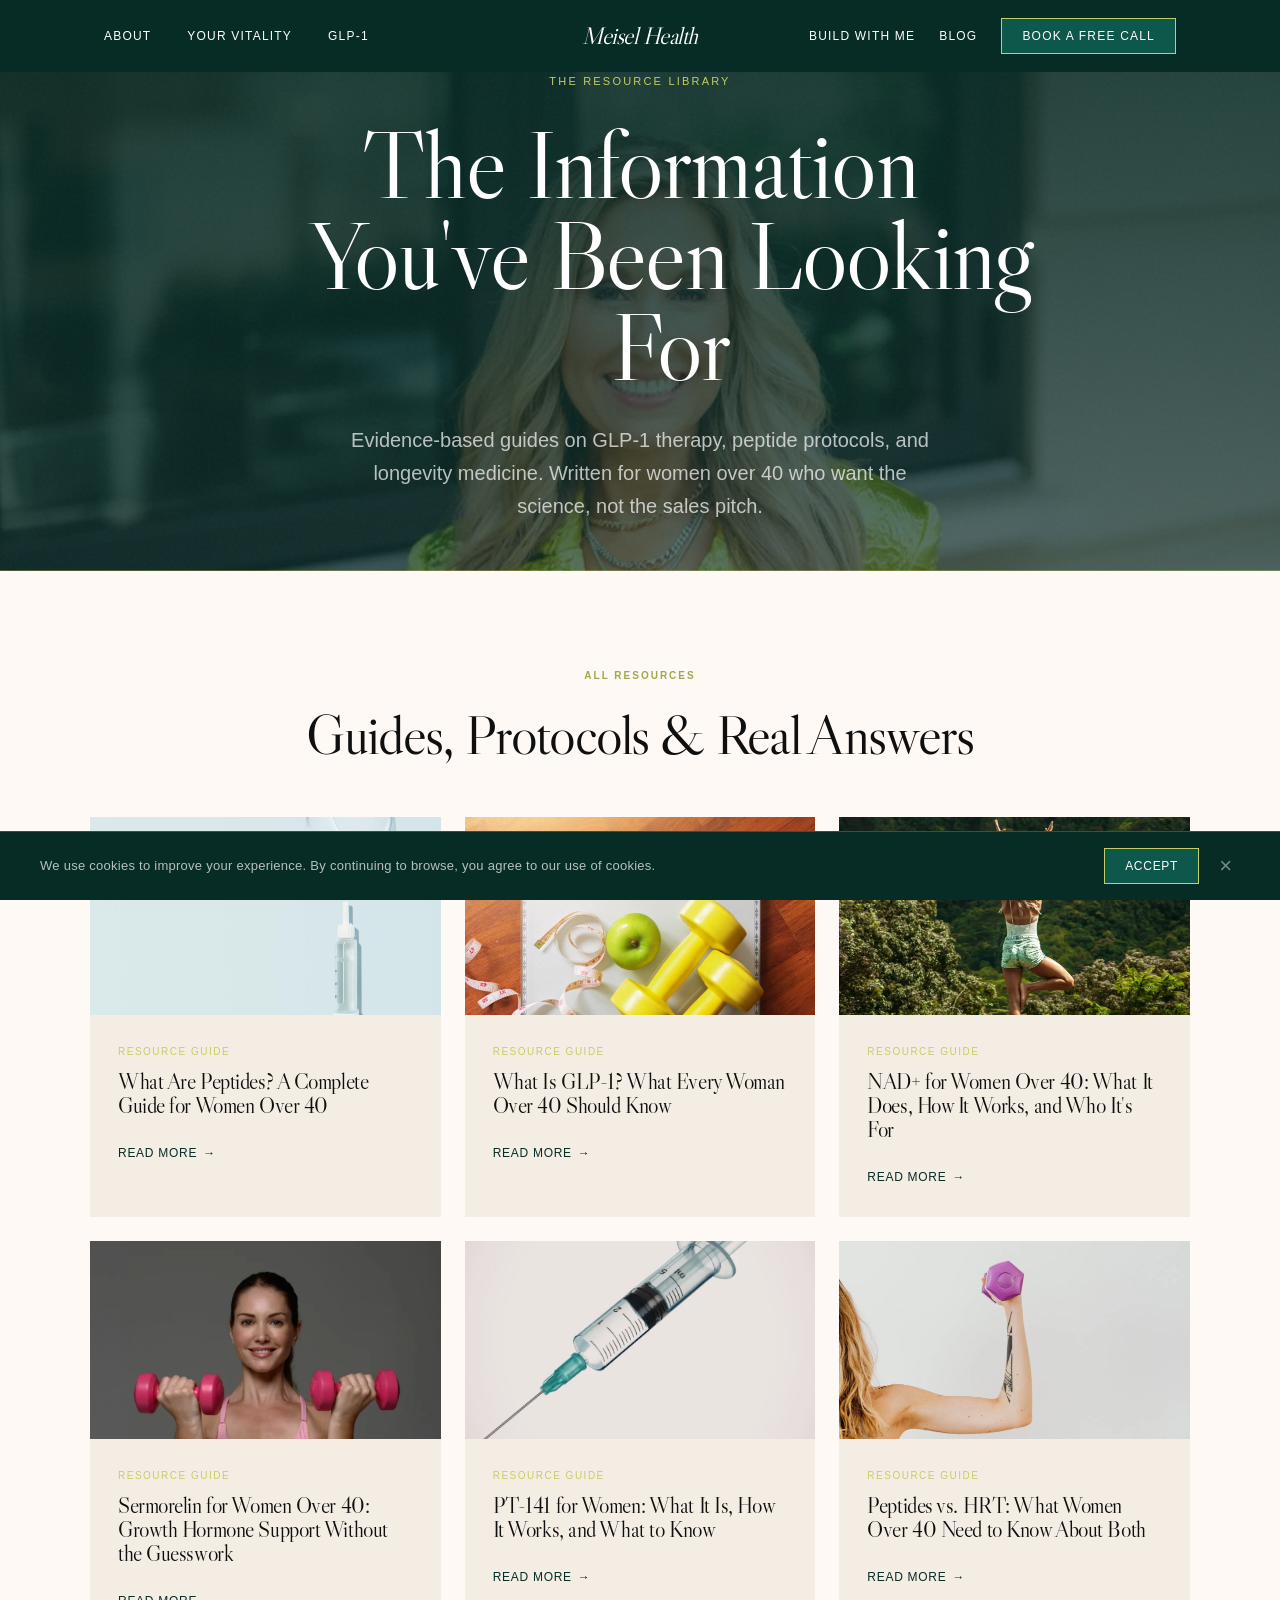
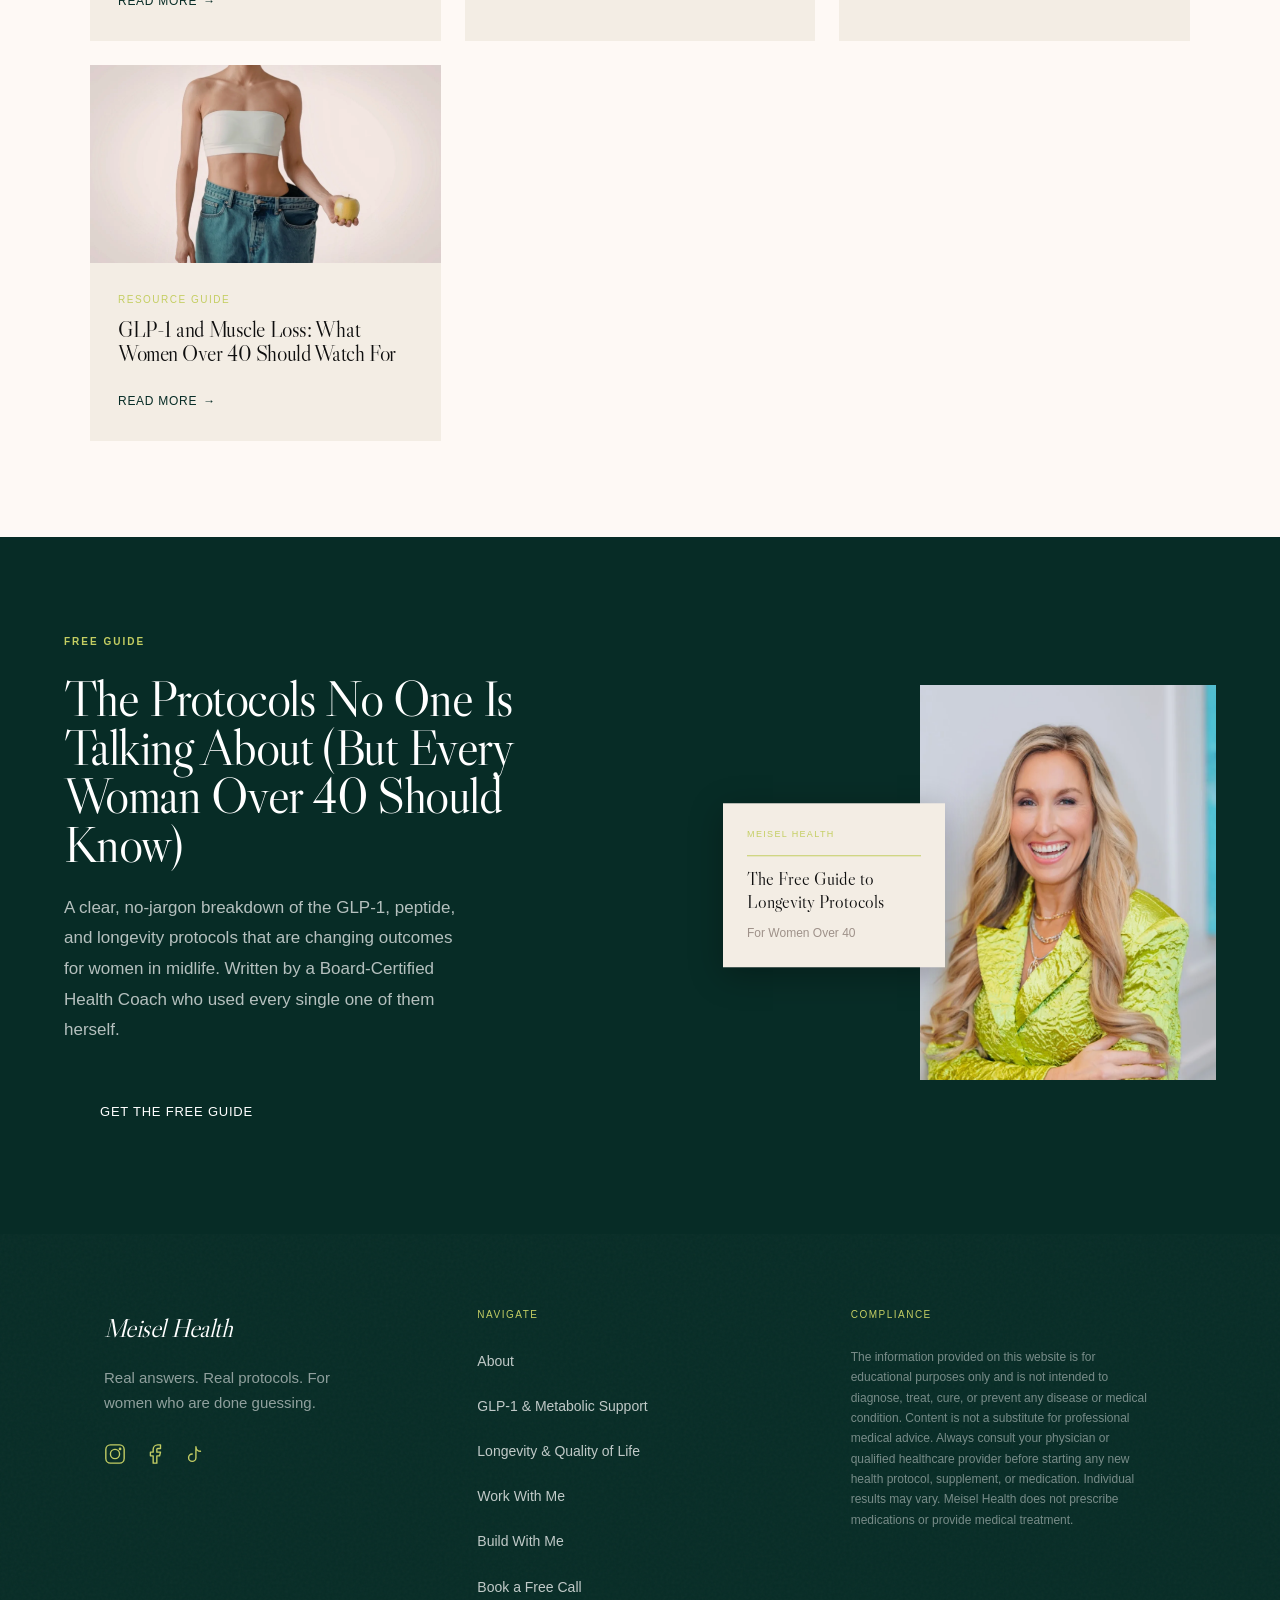
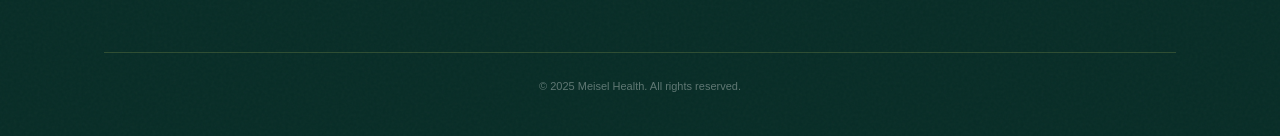
<file: resources/index.html>
<!DOCTYPE html>
<html lang="en">
<head>
  <meta charset="UTF-8">
  <meta name="viewport" content="width=device-width, initial-scale=1.0">
  <meta http-equiv="X-UA-Compatible" content="IE=edge">

  <!-- Primary Meta -->
  <title>Resources | Peptides, GLP-1 &amp; Longevity | Meisel Health</title>
  <meta name="description" content="Evidence-based resource guides on GLP-1 therapy, peptide protocols, NAD+, sermorelin, PT-141, and longevity medicine. Written for women over 40 by Board-Certified Health Coach Alissa Meisel.">
  <meta name="author" content="Alissa Meisel">
  <meta name="robots" content="index, follow, max-image-preview:large, max-snippet:-1, max-video-preview:-1">
  <link rel="canonical" href="https://meiselhealth.com/resources/">

  <!-- Open Graph -->
  <meta property="og:type" content="website">
  <meta property="og:site_name" content="Meisel Health">
  <meta property="og:title" content="Resources | Peptides, GLP-1 &amp; Longevity">
  <meta property="og:description" content="Evidence-based resource guides on GLP-1 therapy, peptide protocols, and longevity medicine. Written for women over 40 who want the science, not the sales pitch.">
  <meta property="og:url" content="https://meiselhealth.com/resources/">
  <meta property="og:image" content="https://meiselhealth.com/images/og/homepage.jpg">
  <meta property="og:image:width" content="1200">
  <meta property="og:image:height" content="630">
  <meta property="og:locale" content="en_US">

  <!-- Twitter Card -->
  <meta name="twitter:card" content="summary_large_image">
  <meta name="twitter:title" content="Resources | Peptides, GLP-1 &amp; Longevity">
  <meta name="twitter:description" content="Evidence-based resource guides on GLP-1 therapy, peptide protocols, and longevity medicine for women over 40.">
  <meta name="twitter:image" content="https://meiselhealth.com/images/og/homepage.jpg">

  <!-- Fonts -->
  <link rel="preconnect" href="https://fonts.googleapis.com">
  <link rel="dns-prefetch" href="https://api.fontshare.com">
  <link rel="preconnect" href="https://fonts.gstatic.com" crossorigin>
  <link href="https://fonts.googleapis.com/css2?family=Libre+Caslon+Display&display=swap" rel="stylesheet">
  <link href="https://api.fontshare.com/v2/css?f[]=general-sans@400,500,600&display=swap" rel="stylesheet">

  <!-- Styles -->
  <link rel="stylesheet" href="../css/tokens.css">
  <link rel="stylesheet" href="../css/styles.css">

  <!-- Favicon -->
  <link rel="icon" type="image/jpeg" href="../images/brand/logo-400.jpg">

  <!-- Schema: BreadcrumbList -->
  <script type="application/ld+json">
  {
    "@context": "https://schema.org",
    "@type": "BreadcrumbList",
    "itemListElement": [
      {
        "@type": "ListItem",
        "position": 1,
        "name": "Home",
        "item": "https://meiselhealth.com/"
      },
      {
        "@type": "ListItem",
        "position": 2,
        "name": "Resources",
        "item": "https://meiselhealth.com/resources/"
      }
    ]
  }
  </script>

  <!-- Schema: CollectionPage -->
  <script type="application/ld+json">
  {
    "@context": "https://schema.org",
    "@type": "CollectionPage",
    "name": "Resources — Peptides, GLP-1 & Longevity Guides for Women Over 40",
    "description": "Evidence-based resource guides on GLP-1 therapy, peptide protocols, NAD+, sermorelin, PT-141, and longevity medicine for women over 40.",
    "url": "https://meiselhealth.com/resources/",
    "isPartOf": {
      "@type": "WebSite",
      "name": "Meisel Health",
      "url": "https://meiselhealth.com"
    },
    "publisher": {
      "@type": "HealthBusiness",
      "name": "Meisel Health",
      "url": "https://meiselhealth.com"
    }
  }
  </script>
</head>

<body>

  <!-- ============================================================
       NAV
       ============================================================ -->
  <nav class="nav" id="nav" role="navigation" aria-label="Main navigation">
    <div class="nav__inner">
      <div class="nav__left">
        <a href="../about.html" class="nav__link">About</a>
        <a href="../longevity-quality-of-life.html" class="nav__link">Your Vitality</a>
        <a href="../glp-1-metabolic-support.html" class="nav__link">GLP-1</a>
      </div>

      <a href="../" class="nav__logo">Meisel Health</a>

      <div class="nav__right">
        <a href="../build-with-me.html" class="nav__link">Build With Me</a>
        <a href="./" class="nav__link">Blog</a>
        <a href="../contact.html" class="nav__cta">Book a Free Call</a>
      </div>

      <button class="nav__hamburger" id="nav-hamburger" aria-label="Open menu" aria-expanded="false">
        <span></span>
        <span></span>
        <span></span>
      </button>
    </div>

    <!-- Mobile overlay -->
    <div class="nav__overlay" id="nav-overlay" aria-hidden="true">
      <a href="../about.html" class="nav__overlay-link">About</a>
      <a href="../longevity-quality-of-life.html" class="nav__overlay-link">Your Vitality</a>
      <a href="../glp-1-metabolic-support.html" class="nav__overlay-link">GLP-1</a>
      <a href="../build-with-me.html" class="nav__overlay-link">Build With Me</a>
      <a href="./" class="nav__overlay-link">Blog</a>
      <a href="../contact.html" class="nav__overlay-link">Book a Free Call</a>
    </div>
  </nav>


  <!-- ============================================================
       HERO — Resources Library
       ============================================================ -->
  <section class="hero grain-overlay" id="hero" aria-labelledby="resources-hero-heading" style="min-height: 50vh;">
    <div class="hero__bg" style="background-image: url('../images/alissa/homepage.webp');" role="img" aria-label="Alissa Meisel, Board-Certified Health Coach, representing evidence-based health resources for women over 40"></div>
    <div class="hero__overlay"></div>

    <div class="hero__content">
      <p class="hero__label hero-reveal hero-reveal--label">
        The Resource Library
      </p>

      <h1 id="resources-hero-heading" class="hero__headline">
        <span class="hero-reveal hero-reveal--h1-line1">The Information</span>
        <span class="hero__headline-line2 hero-reveal hero-reveal--h1-line2">You've Been Looking For</span>
      </h1>

      <p class="hero__subhead hero-reveal hero-reveal--subhead">
        Evidence-based guides on GLP-1 therapy, peptide protocols, and longevity medicine. Written for women over 40 who want the science, not the sales pitch.
      </p>
    </div>

    <div class="hero__rule"></div>
  </section>


  <!-- ============================================================
       RESOURCE GRID — All Resources
       ============================================================ -->
  <section style="background: var(--color-cream); padding: var(--section-pad-y) var(--section-pad-x);" id="all-resources" aria-labelledby="all-resources-heading">
    <div class="resources__header reveal">
      <p class="label">All Resources</p>
      <h2 id="all-resources-heading" class="resources__headline" style="color: var(--color-black);">Guides, Protocols &amp; Real Answers</h2>
    </div>

    <div class="resources__grid" style="max-width: 1100px; margin: 0 auto;">

      <!-- Card 1: What Are Peptides? -->
      <a href="what-are-peptides.html" class="resources__card reveal" style="background: var(--color-cream-deep);">
        <div class="resources__card-photo">
          <picture><source srcset="../images/resources/syringe-minimal.webp" type="image/webp"><img src="../images/resources/syringe-minimal.jpg" alt="Minimal clinical syringe representing peptide therapy protocols for women over 40" width="1366" height="768" loading="lazy"></picture>
        </div>
        <div class="resources__card-body">
          <p class="resources__card-label">Resource Guide</p>
          <h3 class="resources__card-title">What Are Peptides? A Complete Guide for Women Over 40</h3>
          <span class="resources__card-link">Read More <span class="arrow">&rarr;</span></span>
        </div>
      </a>

      <!-- Card 2: What Is GLP-1? -->
      <a href="what-is-glp1.html" class="resources__card reveal" style="background: var(--color-cream-deep);">
        <div class="resources__card-photo">
          <picture><source srcset="../images/resources/scale-flatlay.webp" type="image/webp"><img src="../images/resources/scale-flatlay.jpg" alt="Scale with dumbbells and apple representing GLP-1 metabolic health for women over 40" width="1366" height="768" loading="lazy"></picture>
        </div>
        <div class="resources__card-body">
          <p class="resources__card-label">Resource Guide</p>
          <h3 class="resources__card-title">What Is GLP-1? What Every Woman Over 40 Should Know</h3>
          <span class="resources__card-link">Read More <span class="arrow">&rarr;</span></span>
        </div>
      </a>

      <!-- Card 3: NAD+ for Women -->
      <a href="nad-plus-for-women.html" class="resources__card reveal" style="background: var(--color-cream-deep);">
        <div class="resources__card-photo">
          <picture><source srcset="../images/resources/yoga-mountain.webp" type="image/webp"><img src="../images/resources/yoga-mountain.jpg" alt="Woman doing yoga on a mountain, representing NAD+ longevity and vitality for women over 40" width="1366" height="768" loading="lazy"></picture>
        </div>
        <div class="resources__card-body">
          <p class="resources__card-label">Resource Guide</p>
          <h3 class="resources__card-title">NAD+ for Women Over 40: What It Does, How It Works, and Who It's For</h3>
          <span class="resources__card-link">Read More <span class="arrow">&rarr;</span></span>
        </div>
      </a>

      <!-- Card 4: Sermorelin for Women -->
      <a href="sermorelin-for-women.html" class="resources__card reveal" style="background: var(--color-cream-deep);">
        <div class="resources__card-photo">
          <picture><source srcset="../images/resources/woman-dumbbells.webp" type="image/webp"><img src="../images/resources/woman-dumbbells.jpg" alt="Woman with dumbbells representing sermorelin and strength for women over 40" width="900" height="1200" loading="lazy"></picture>
        </div>
        <div class="resources__card-body">
          <p class="resources__card-label">Resource Guide</p>
          <h3 class="resources__card-title">Sermorelin for Women Over 40: Growth Hormone Support Without the Guesswork</h3>
          <span class="resources__card-link">Read More <span class="arrow">&rarr;</span></span>
        </div>
      </a>

      <!-- Card 5: PT-141 for Women -->
      <a href="pt-141-for-women.html" class="resources__card reveal" style="background: var(--color-cream-deep);">
        <div class="resources__card-photo">
          <picture><source srcset="../images/resources/syringe-elegant.webp" type="image/webp"><img src="../images/resources/syringe-elegant.jpg" alt="Elegant syringe on reflective surface representing PT-141 and sexual health protocols" width="900" height="1200" loading="lazy"></picture>
        </div>
        <div class="resources__card-body">
          <p class="resources__card-label">Resource Guide</p>
          <h3 class="resources__card-title">PT-141 for Women: What It Is, How It Works, and What to Know</h3>
          <span class="resources__card-link">Read More <span class="arrow">&rarr;</span></span>
        </div>
      </a>

      <!-- Card 6: Peptides vs HRT -->
      <a href="peptides-vs-hrt.html" class="resources__card reveal" style="background: var(--color-cream-deep);">
        <div class="resources__card-photo">
          <picture><source srcset="../images/resources/dumbbell-curl.webp" type="image/webp"><img src="../images/resources/dumbbell-curl.jpg" alt="Arm curling a dumbbell representing the strength comparison of peptides vs HRT" width="1366" height="768" loading="lazy"></picture>
        </div>
        <div class="resources__card-body">
          <p class="resources__card-label">Resource Guide</p>
          <h3 class="resources__card-title">Peptides vs. HRT: What Women Over 40 Need to Know About Both</h3>
          <span class="resources__card-link">Read More <span class="arrow">&rarr;</span></span>
        </div>
      </a>

      <!-- Card 7: GLP-1 and Muscle Loss -->
      <a href="glp1-and-muscle-loss.html" class="resources__card reveal" style="background: var(--color-cream-deep);">
        <div class="resources__card-photo">
          <picture><source srcset="../images/resources/weight-loss.webp" type="image/webp"><img src="../images/resources/weight-loss.jpg" alt="Woman showing weight loss transformation representing GLP-1 and muscle preservation" width="1366" height="768" loading="lazy"></picture>
        </div>
        <div class="resources__card-body">
          <p class="resources__card-label">Resource Guide</p>
          <h3 class="resources__card-title">GLP-1 and Muscle Loss: What Women Over 40 Should Watch For</h3>
          <span class="resources__card-link">Read More <span class="arrow">&rarr;</span></span>
        </div>
      </a>

    </div>
  </section>


  <!-- ============================================================
       LEAD MAGNET
       ============================================================ -->
  <section class="lead-magnet" id="guide" aria-labelledby="lead-magnet-heading">
    <div class="lead-magnet__inner">
      <div class="lead-magnet__left reveal">
        <p class="label">Free Guide</p>
        <h2 id="lead-magnet-heading" class="lead-magnet__headline">The Protocols No One Is Talking About (But Every Woman Over 40 Should Know)</h2>
        <p class="lead-magnet__body">A clear, no-jargon breakdown of the GLP-1, peptide, and longevity protocols that are changing outcomes for women in midlife. Written by a Board-Certified Health Coach who used every single one of them herself.</p>
        <a href="../contact.html" class="btn-primary">Get the Free Guide</a>
      </div>

      <div class="lead-magnet__right reveal">
        <div class="lead-magnet__photo">
          <picture><source srcset="../images/alissa/lead-magnet.webp" type="image/webp"><img src="../images/alissa/lead-magnet.jpg" alt="Alissa Meisel smiling warmly, representing the approachable expert guidance in the free longevity protocols guide" width="720" height="960" loading="lazy"></picture>
        </div>
        <div class="lead-magnet__guide">
          <p class="lead-magnet__guide-brand">Meisel Health</p>
          <div class="lead-magnet__guide-rule"></div>
          <p class="lead-magnet__guide-title">The Free Guide to Longevity Protocols</p>
          <p class="lead-magnet__guide-sub">For Women Over 40</p>
        </div>
      </div>
    </div>
  </section>


  <!-- ============================================================
       FOOTER
       ============================================================ -->
  <footer class="footer grain-overlay" id="book" role="contentinfo">
    <div class="footer__inner">
      <!-- Left: Brand -->
      <div class="footer__brand">
        <p class="footer__brand-name">Meisel Health</p>
        <p class="footer__tagline">Real answers. Real protocols. For women who are done guessing.</p>
        <!-- TODO: Alissa to provide social media URLs for Instagram, Facebook, TikTok -->
        <div class="footer__social" aria-label="Social media links">
          <a href="#" class="footer__social-icon" aria-label="Follow Meisel Health on Instagram">
            <svg viewBox="0 0 24 24" fill="none" stroke="currentColor" stroke-width="1.5" stroke-linecap="round" stroke-linejoin="round"><rect x="2" y="2" width="20" height="20" rx="5"/><circle cx="12" cy="12" r="5"/><circle cx="17.5" cy="6.5" r="1.5" fill="currentColor" stroke="none"/></svg>
          </a>
          <a href="#" class="footer__social-icon" aria-label="Follow Meisel Health on Facebook">
            <svg viewBox="0 0 24 24" fill="none" stroke="currentColor" stroke-width="1.5" stroke-linecap="round" stroke-linejoin="round"><path d="M18 2h-3a5 5 0 0 0-5 5v3H7v4h3v8h4v-8h3l1-4h-4V7a1 1 0 0 1 1-1h3z"/></svg>
          </a>
          <a href="#" class="footer__social-icon" aria-label="Follow Meisel Health on TikTok">
            <svg viewBox="0 0 24 24" fill="none" stroke="currentColor" stroke-width="1.5" stroke-linecap="round" stroke-linejoin="round"><path d="M9 12a4 4 0 1 0 4 4V4a5 5 0 0 0 5 5"/></svg>
          </a>
        </div>
      </div>

      <!-- Middle: Navigation -->
      <div class="footer__nav">
        <p class="footer__nav-heading">Navigate</p>
        <ul class="footer__nav-list">
          <li><a href="../about.html" class="footer__nav-link">About</a></li>
          <li><a href="../glp-1-metabolic-support.html" class="footer__nav-link">GLP-1 &amp; Metabolic Support</a></li>
          <li><a href="../longevity-quality-of-life.html" class="footer__nav-link">Longevity &amp; Quality of Life</a></li>
          <li><a href="../work-with-me.html" class="footer__nav-link">Work With Me</a></li>
          <li><a href="../build-with-me.html" class="footer__nav-link">Build With Me</a></li>
          <li><a href="../contact.html" class="footer__nav-link">Book a Free Call</a></li>
        </ul>
      </div>

      <!-- Right: Compliance -->
      <div class="footer__compliance">
        <p class="footer__compliance-heading">Compliance</p>
        <p class="footer__compliance-text">The information provided on this website is for educational purposes only and is not intended to diagnose, treat, cure, or prevent any disease or medical condition. Content is not a substitute for professional medical advice. Always consult your physician or qualified healthcare provider before starting any new health protocol, supplement, or medication. Individual results may vary. Meisel Health does not prescribe medications or provide medical treatment.</p>
      </div>
    </div>

    <div class="footer__bottom">
      <div class="footer__bottom-rule"></div>
      <p class="footer__copyright">&copy; 2025 Meisel Health. All rights reserved.</p>
    </div>
  </footer>


  <!-- Scripts -->
  <script src="../js/main.js" defer></script>
</body>
</html>
</file>
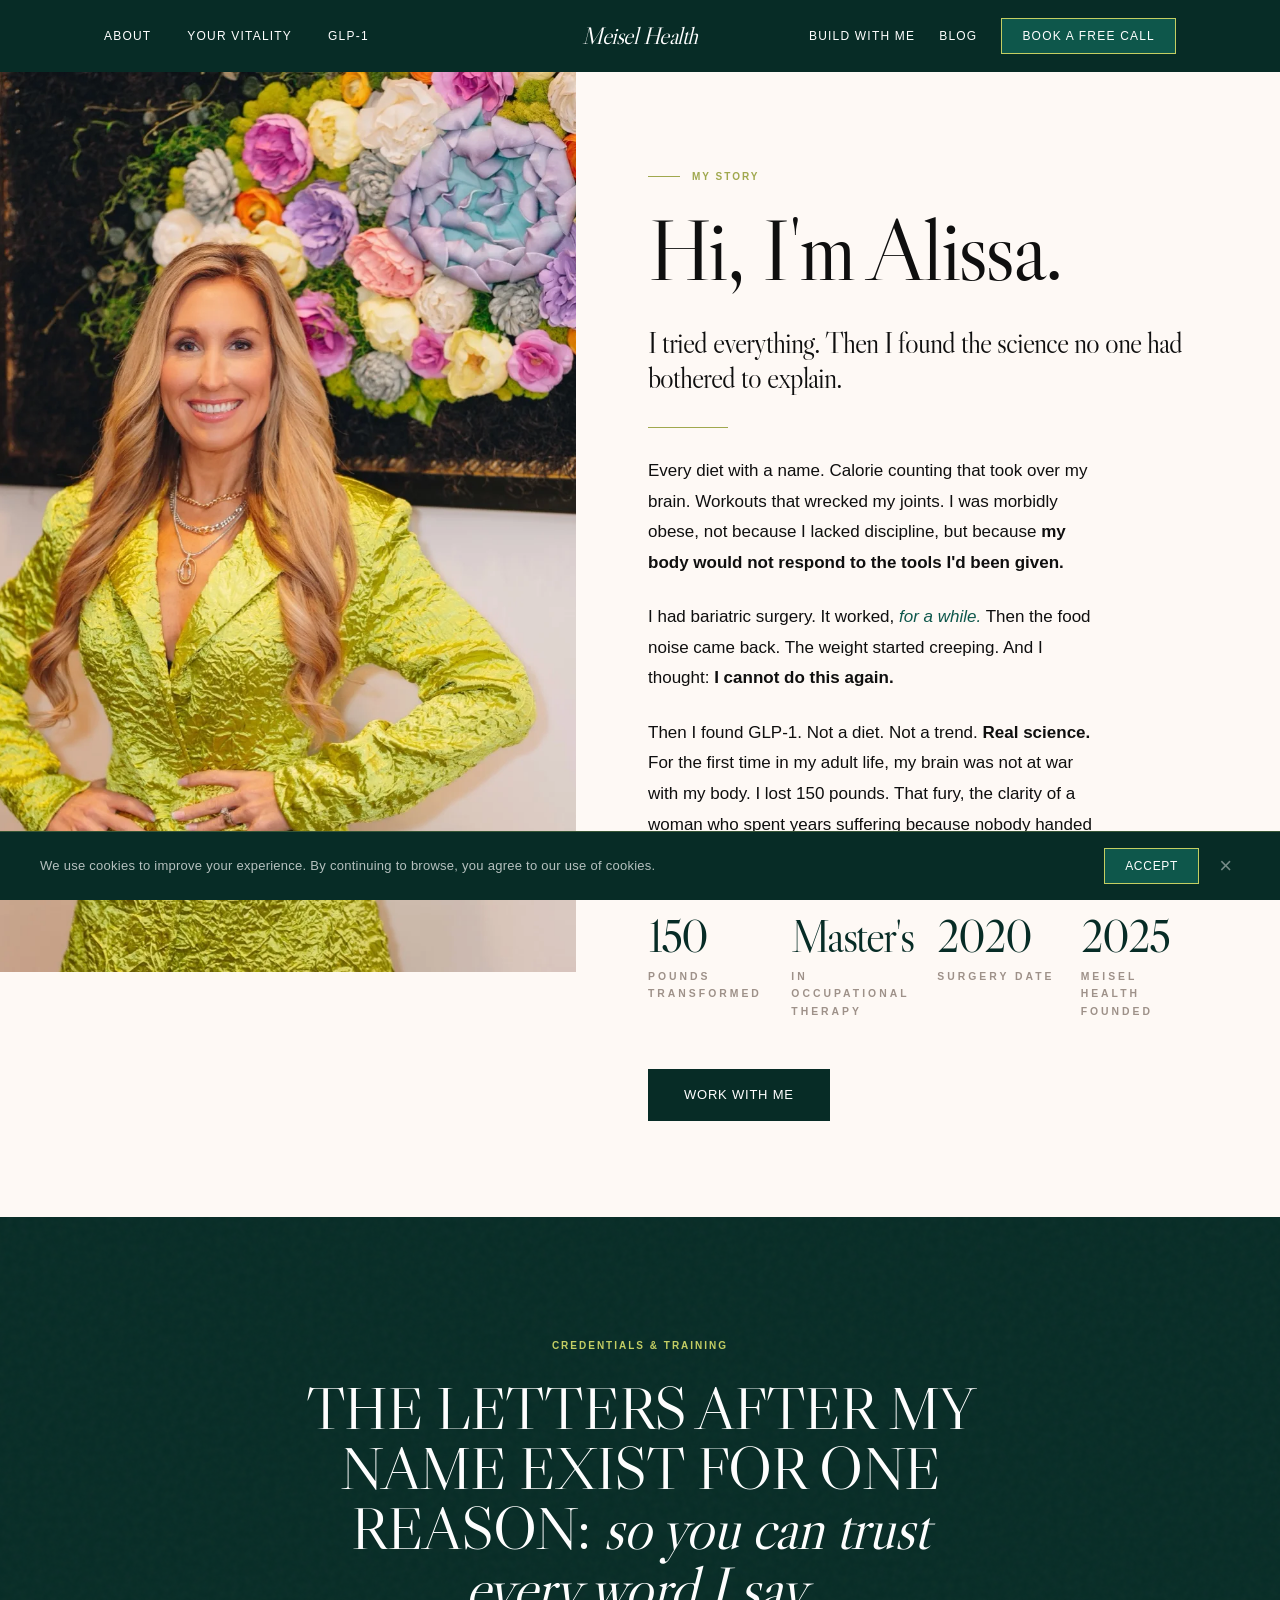
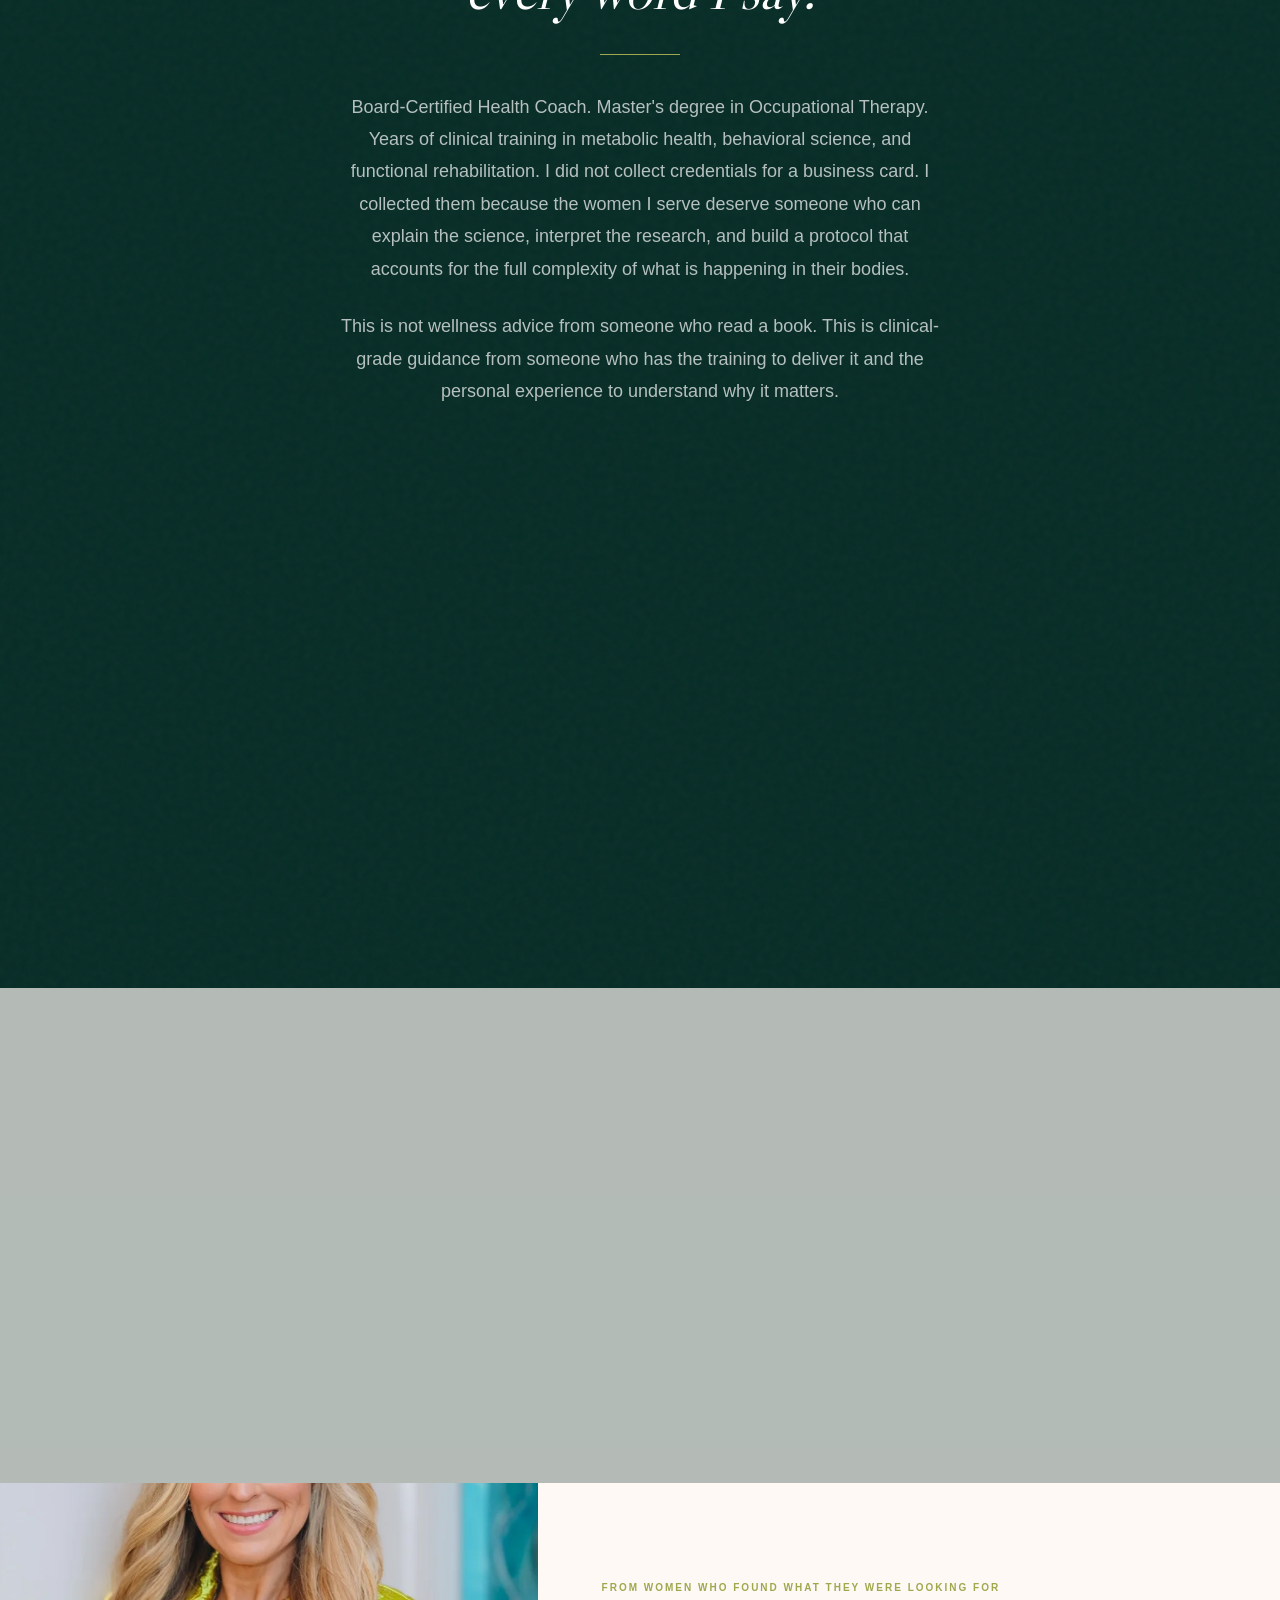
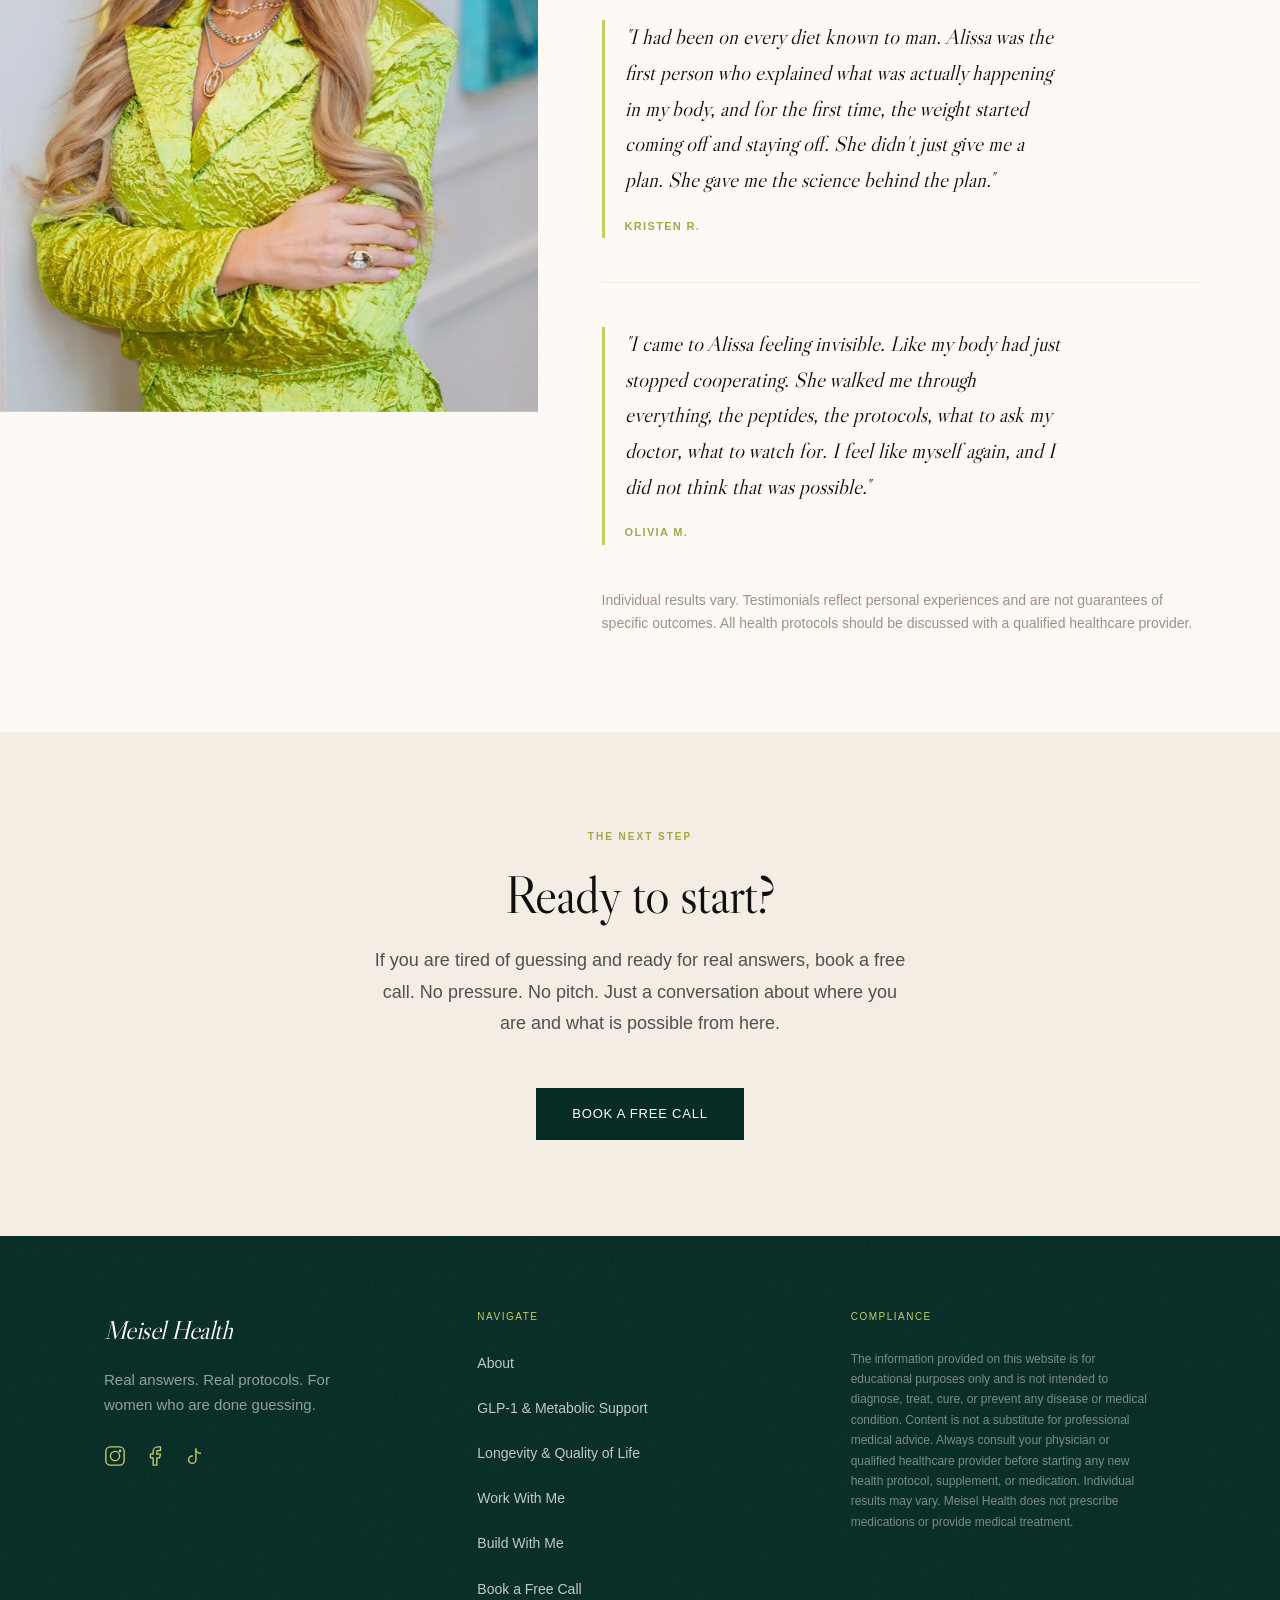
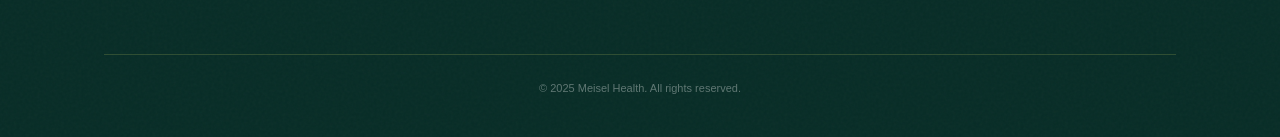
<file: about.html>
<!DOCTYPE html>
<html lang="en">
<head>
  <meta charset="UTF-8">
  <meta name="viewport" content="width=device-width, initial-scale=1.0">
  <meta name="theme-color" content="#072c26">
  <meta http-equiv="X-UA-Compatible" content="IE=edge">

  <!-- Primary Meta -->
  <title>About Alissa Meisel, Board-Certified Coach | Meisel Health</title>
  <meta name="description" content="Alissa Meisel lost 150 pounds and rebuilt her health. Now she gives women over 40 the metabolic truth, peptide protocols, and longevity science no one told her.">
  <meta name="author" content="Alissa Meisel">
  <meta name="robots" content="index, follow, max-image-preview:large, max-snippet:-1, max-video-preview:-1">
  <link rel="canonical" href="https://meiselhealth.com/about.html">

  <!-- Open Graph -->
  <meta property="og:type" content="profile">
  <meta property="og:site_name" content="Meisel Health">
  <meta property="og:title" content="About Alissa Meisel, Board-Certified Coach">
  <meta property="og:description" content="Alissa Meisel lost 150 pounds and rebuilt her health from the ground up. Now she helps women over 40 access the metabolic science, peptide protocols, and longevity medicine they deserve.">
  <meta property="og:url" content="https://meiselhealth.com/about.html">
  <meta property="og:image" content="https://meiselhealth.com/images/og/about.jpg">
  <meta property="og:image:width" content="1200">
  <meta property="og:image:height" content="630">
  <meta property="og:locale" content="en_US">

  <!-- Twitter Card -->
  <meta name="twitter:card" content="summary_large_image">
  <meta name="twitter:title" content="About Alissa Meisel, Board-Certified Coach">
  <meta name="twitter:description" content="Alissa Meisel lost 150 pounds and rebuilt her health. Now she helps women over 40 access the science no one told them.">
  <meta name="twitter:image" content="https://meiselhealth.com/images/og/about.jpg">

  <!-- Fonts -->
  <link rel="preconnect" href="https://fonts.googleapis.com">
  <link rel="dns-prefetch" href="https://api.fontshare.com">
  <link rel="preconnect" href="https://fonts.gstatic.com" crossorigin>
  <link href="https://fonts.googleapis.com/css2?family=Libre+Caslon+Display&display=swap" rel="stylesheet">
  <link href="https://api.fontshare.com/v2/css?f[]=general-sans@400,500,600&display=swap" rel="stylesheet">

  <!-- Preload LCP image -->
  <link rel="preload" as="image" type="image/webp" href="images/alissa/about.webp">

  <!-- Styles -->
  <link rel="stylesheet" href="css/tokens.css">
  <link rel="stylesheet" href="css/styles.css">

  <!-- Favicon -->
  <link rel="icon" type="image/jpeg" href="images/brand/logo-400.jpg">

  <!-- Schema: Person -->
  <script type="application/ld+json">
  {
    "@context": "https://schema.org",
    "@type": "Person",
    "name": "Alissa Meisel",
    "jobTitle": "Board-Certified Health Coach",
    "description": "Alissa Meisel is a Board-Certified Health Coach and Master's-trained Occupational Therapist who lost 150 pounds and founded Meisel Health to help women over 40 access real information about GLP-1 therapy, peptide protocols, and longevity medicine.",
    "image": "https://meiselhealth.com/images/og/about.jpg",
    "worksFor": {
      "@type": "HealthBusiness",
      "name": "Meisel Health",
      "url": "https://meiselhealth.com"
    },
    "alumniOf": {
      "@type": "EducationalOrganization",
      "name": "Master's Program in Occupational Therapy"
    },
    "knowsAbout": [
      "GLP-1 receptor agonist therapy",
      "Peptide therapy for women",
      "Longevity and anti-aging protocols",
      "Metabolic health optimization",
      "Occupational therapy",
      "Health coaching business development"
    ],
    "sameAs": []
  }
  </script>

  <!-- Schema: BreadcrumbList -->
  <script type="application/ld+json">
  {
    "@context": "https://schema.org",
    "@type": "BreadcrumbList",
    "itemListElement": [
      {
        "@type": "ListItem",
        "position": 1,
        "name": "Home",
        "item": "https://meiselhealth.com/"
      },
      {
        "@type": "ListItem",
        "position": 2,
        "name": "About Alissa Meisel",
        "item": "https://meiselhealth.com/about.html"
      }
    ]
  }
  </script>

  <!-- Schema: Speakable -->
  <script type="application/ld+json">
  {
    "@context": "https://schema.org",
    "@type": "WebPage",
    "name": "About Alissa Meisel, Board-Certified Coach",
    "speakable": {
      "@type": "SpeakableSpecification",
      "cssSelector": [".speakable-answer", ".key-definition", "h1", ".hero__subhead"]
    },
    "url": "https://meiselhealth.com/about.html"
  }
  </script>
</head>

<body>

  <!-- ============================================================
       NAV
       ============================================================ -->
  <nav class="nav" id="nav" role="navigation" aria-label="Main navigation">
    <div class="nav__inner">
      <div class="nav__left">
        <a href="about.html" class="nav__link">About</a>
        <a href="longevity-quality-of-life.html" class="nav__link">Your Vitality</a>
        <a href="glp-1-metabolic-support.html" class="nav__link">GLP-1</a>
      </div>

      <a href="/" class="nav__logo">Meisel Health</a>

      <div class="nav__right">
        <a href="build-with-me.html" class="nav__link">Build With Me</a>
        <a href="resources/" class="nav__link">Blog</a>
        <a href="contact.html" class="nav__cta">Book a Free Call</a>
      </div>

      <button class="nav__hamburger" id="nav-hamburger" aria-label="Open menu" aria-expanded="false">
        <span></span>
        <span></span>
        <span></span>
      </button>
    </div>

    <!-- Mobile overlay -->
    <div class="nav__overlay" id="nav-overlay" aria-hidden="true">
      <a href="about.html" class="nav__overlay-link">About</a>
      <a href="longevity-quality-of-life.html" class="nav__overlay-link">Your Vitality</a>
      <a href="glp-1-metabolic-support.html" class="nav__overlay-link">GLP-1</a>
      <a href="build-with-me.html" class="nav__overlay-link">Build With Me</a>
      <a href="resources/" class="nav__overlay-link">Blog</a>
      <a href="contact.html" class="nav__overlay-link">Book a Free Call</a>
    </div>
  </nav>


  <!-- ============================================================
       STORY — MEET ALISSA
       ============================================================ -->
  <section class="about" id="about" aria-labelledby="about-heading" style="padding-top: 72px;">
    <div class="about__photo">
      <div class="about__photo-inner">
        <picture><source srcset="images/alissa/about.webp" type="image/webp"><img src="images/alissa/about.jpg" alt="Alissa Meisel posing confidently, representing her transformation journey and dedication to helping women over 40 reclaim their health" width="933" height="1400" loading="eager"></picture>
      </div>
    </div>

    <div class="about__content reveal-stagger">
      <p class="label label--with-rule reveal">My Story</p>

      <h1 id="about-heading" class="about__headline reveal" style="font-size: clamp(52px, 7vw, 88px); line-height: 0.92; letter-spacing: -0.03em; margin-bottom: 36px;">
        Hi, I'm Alissa.
      </h1>

      <h2 id="my-story" class="reveal" style="font-family: var(--font-display); font-size: clamp(1.4rem, 2.5vw, 1.8rem); line-height: 1.2; letter-spacing: -1px; margin-bottom: 32px;">I tried everything. Then I found the science no one had bothered to explain.</h2>

      <hr class="gold-rule gold-rule--short reveal">

      <div class="about__body key-definition reveal">
        <p>Every diet with a name. Calorie counting that took over my brain. Workouts that wrecked my joints. I was morbidly obese, not because I lacked discipline, but because <strong>my body would not respond to the tools I'd been given.</strong></p>

        <p>I had bariatric surgery. It worked, <em>for a while.</em> Then the food noise came back. The weight started creeping. And I thought: <strong>I cannot do this again.</strong></p>

        <p>Then I found GLP-1. Not a diet. Not a trend. <strong>Real science.</strong> For the first time in my adult life, my brain was not at war with my body. I lost 150 pounds. That fury, the clarity of a woman who spent years suffering because nobody handed her the right information, is the reason Meisel Health exists.</p>
      </div>

      <div class="about__stats reveal">
        <div class="about__stat">
          <span class="about__stat-number">150</span>
          <span class="about__stat-label">Pounds Transformed</span>
        </div>
        <div class="about__stat">
          <span class="about__stat-number">Master's</span>
          <span class="about__stat-label">In Occupational Therapy</span>
        </div>
        <div class="about__stat">
          <span class="about__stat-number">2020</span>
          <span class="about__stat-label">Surgery Date</span>
        </div>
        <div class="about__stat">
          <span class="about__stat-number">2025</span>
          <span class="about__stat-label">Meisel Health Founded</span>
        </div>
      </div>

      <a href="work-with-me.html" class="btn-primary reveal">Work With Me</a>
    </div>
  </section>


  <!-- ============================================================
       CREDENTIALS — CHARCOAL SECTION
       ============================================================ -->
  <section class="mission grain-overlay" id="credentials" aria-labelledby="credentials-heading">
    <div class="mission__inner">
      <p class="label reveal">Credentials &amp; Training</p>

      <h2 id="credentials-heading" class="mission__headline reveal" style="text-transform: uppercase;">
        THE LETTERS AFTER MY NAME EXIST FOR ONE REASON: <span style="font-style: italic; text-transform: none;">so you can trust every word I say.</span>
      </h2>

      <hr class="gold-rule gold-rule--short reveal" style="margin: 0 auto 36px;">

      <div class="mission__body reveal">
        <p>Board-Certified Health Coach. Master's degree in Occupational Therapy. Years of clinical training in metabolic health, behavioral science, and functional rehabilitation. I did not collect credentials for a business card. I collected them because the women I serve deserve someone who can explain the science, interpret the research, and build a protocol that accounts for the full complexity of what is happening in their bodies.</p>
        <p>This is not wellness advice from someone who read a book. This is clinical-grade guidance from someone who has the training to deliver it and the personal experience to understand why it matters.</p>
      </div>

      <div class="mission__credentials reveal" style="display: flex; flex-wrap: wrap; justify-content: center; gap: 32px; margin-top: 48px; margin-bottom: 48px;">
        <div style="text-align: center; min-width: 200px;">
          <p style="font-family: var(--font-display); font-size: clamp(1.8rem, 3vw, 2.2rem); font-weight: 400; color: var(--color-white); margin-bottom: 8px; letter-spacing: -1px;">Board-Certified</p>
          <p style="font-family: var(--font-label); font-size: 0.7rem; font-weight: 700; color: var(--color-stone); text-transform: uppercase; letter-spacing: 5px;">Health Coach</p>
        </div>
        <div style="text-align: center; min-width: 200px;">
          <p style="font-family: var(--font-display); font-size: clamp(1.8rem, 3vw, 2.2rem); font-weight: 400; color: var(--color-white); margin-bottom: 8px; letter-spacing: -1px;">Master's Degree</p>
          <p style="font-family: var(--font-label); font-size: 0.7rem; font-weight: 700; color: var(--color-stone); text-transform: uppercase; letter-spacing: 5px;">Occupational Therapy</p>
        </div>
        <div style="text-align: center; min-width: 200px;">
          <p style="font-family: var(--font-display); font-size: clamp(1.8rem, 3vw, 2.2rem); font-weight: 400; color: var(--color-white); margin-bottom: 8px; letter-spacing: -1px;">Clinical Training</p>
          <p style="font-family: var(--font-label); font-size: 0.7rem; font-weight: 700; color: var(--color-stone); text-transform: uppercase; letter-spacing: 5px;">Metabolic &amp; Behavioral Science</p>
        </div>
      </div>

      <blockquote class="mission__quote reveal">
        <p>I don't want to be another voice on the internet with an opinion. I want to be the person who could look a woman in the eye and back every word with evidence.</p>
      </blockquote>
    </div>
  </section>


  <!-- ============================================================
       PARALLAX IMAGE
       ============================================================ -->
  <div class="parallax-divider parallax-divider--tall" style="background-image: url('images/alissa/IMG_9689.webp'); background-position: center top;" aria-hidden="true">
    <div class="parallax-divider__overlay" style="background: rgba(7, 44, 38, 0.3);"></div>
  </div>


  <!-- ============================================================
       TESTIMONIALS
       ============================================================ -->
  <section class="testimonials" id="testimonials" aria-labelledby="testimonials-label">
    <div class="testimonials__photo">
      <picture><source srcset="images/alissa/testimonials.webp" type="image/webp"><img src="images/alissa/testimonials.jpg" alt="Alissa Meisel, health coach, in a warm approachable portrait showing the trusted advisor women work with at Meisel Health" width="1280" height="1920" loading="lazy" class="parallax-photo"></picture>
    </div>

    <div class="testimonials__content">
      <p class="label reveal" id="testimonials-label">From Women Who Found What They Were Looking For</p>

      <!-- Testimonial 1 -->
      <blockquote class="testimonial reveal">
        <p class="testimonial__quote">"I had been on every diet known to man. Alissa was the first person who explained what was actually happening in my body, and for the first time, the weight started coming off and staying off. She didn't just give me a plan. She gave me the science behind the plan."</p>
        <cite class="testimonial__attribution">Kristen R.</cite>
      </blockquote>

      <div class="testimonials__divider reveal"></div>

      <!-- Testimonial 2 -->
      <blockquote class="testimonial reveal">
        <p class="testimonial__quote">"I came to Alissa feeling invisible. Like my body had just stopped cooperating. She walked me through everything, the peptides, the protocols, what to ask my doctor, what to watch for. I feel like myself again, and I did not think that was possible."</p>
        <cite class="testimonial__attribution">Olivia M.</cite>
      </blockquote>



      <!-- Compliance -->
      <p class="compliance" style="margin-top: 32px;">Individual results vary. Testimonials reflect personal experiences and are not guarantees of specific outcomes. All health protocols should be discussed with a qualified healthcare provider.</p>
    </div>
  </section>


  <!-- ============================================================
       CTA SECTION
       ============================================================ -->
  <section id="cta-section" aria-labelledby="cta-heading" style="background: var(--color-cream-deep); padding: 96px 64px;">
    <div style="max-width: 680px; margin: 0 auto; text-align: center;">
      <p class="label reveal">The Next Step</p>

      <h2 id="cta-heading" class="reveal" style="margin-bottom: 24px; color: var(--color-black);">
        Ready to start?
      </h2>

      <p class="reveal" style="font-family: var(--font-body); font-size: 18px; color: var(--color-black); opacity: 0.7; line-height: 1.75; max-width: 540px; margin: 0 auto 48px;">
        If you are tired of guessing and ready for real answers, book a free call. No pressure. No pitch. Just a conversation about where you are and what is possible from here.
      </p>

      <a href="contact.html" class="btn-primary reveal">Book a Free Call</a>
    </div>
  </section>


  <!-- ============================================================
       FOOTER
       ============================================================ -->
  <footer class="footer grain-overlay" id="book" role="contentinfo">
    <div class="footer__inner">
      <!-- Left: Brand -->
      <div class="footer__brand">
        <p class="footer__brand-name">Meisel Health</p>
        <p class="footer__tagline">Real answers. Real protocols. For women who are done guessing.</p>
        <!-- TODO: Alissa to provide social media URLs for Instagram, Facebook, TikTok -->
        <div class="footer__social" aria-label="Social media links">
          <a href="#" class="footer__social-icon" aria-label="Follow Meisel Health on Instagram">
            <svg viewBox="0 0 24 24" fill="none" stroke="currentColor" stroke-width="1.5" stroke-linecap="round" stroke-linejoin="round"><rect x="2" y="2" width="20" height="20" rx="5"/><circle cx="12" cy="12" r="5"/><circle cx="17.5" cy="6.5" r="1.5" fill="currentColor" stroke="none"/></svg>
          </a>
          <a href="#" class="footer__social-icon" aria-label="Follow Meisel Health on Facebook">
            <svg viewBox="0 0 24 24" fill="none" stroke="currentColor" stroke-width="1.5" stroke-linecap="round" stroke-linejoin="round"><path d="M18 2h-3a5 5 0 0 0-5 5v3H7v4h3v8h4v-8h3l1-4h-4V7a1 1 0 0 1 1-1h3z"/></svg>
          </a>
          <a href="#" class="footer__social-icon" aria-label="Follow Meisel Health on TikTok">
            <svg viewBox="0 0 24 24" fill="none" stroke="currentColor" stroke-width="1.5" stroke-linecap="round" stroke-linejoin="round"><path d="M9 12a4 4 0 1 0 4 4V4a5 5 0 0 0 5 5"/></svg>
          </a>
        </div>
      </div>

      <!-- Middle: Navigation -->
      <div class="footer__nav">
        <p class="footer__nav-heading">Navigate</p>
        <ul class="footer__nav-list">
          <li><a href="about.html" class="footer__nav-link">About</a></li>
          <li><a href="glp-1-metabolic-support.html" class="footer__nav-link">GLP-1 &amp; Metabolic Support</a></li>
          <li><a href="longevity-quality-of-life.html" class="footer__nav-link">Longevity &amp; Quality of Life</a></li>
          <li><a href="work-with-me.html" class="footer__nav-link">Work With Me</a></li>
          <li><a href="build-with-me.html" class="footer__nav-link">Build With Me</a></li>
          <li><a href="contact.html" class="footer__nav-link">Book a Free Call</a></li>
        </ul>
      </div>

      <!-- Right: Compliance -->
      <div class="footer__compliance">
        <p class="footer__compliance-heading">Compliance</p>
        <p class="footer__compliance-text">The information provided on this website is for educational purposes only and is not intended to diagnose, treat, cure, or prevent any disease or medical condition. Content is not a substitute for professional medical advice. Always consult your physician or qualified healthcare provider before starting any new health protocol, supplement, or medication. Individual results may vary. Meisel Health does not prescribe medications or provide medical treatment.</p>
      </div>
    </div>

    <div class="footer__bottom">
      <div class="footer__bottom-rule"></div>
      <p class="footer__copyright">&copy; 2025 Meisel Health. All rights reserved.</p>
    </div>
  </footer>


  <!-- Scripts -->
  <script src="js/main.js" defer></script>
</body>
</html>
</file>
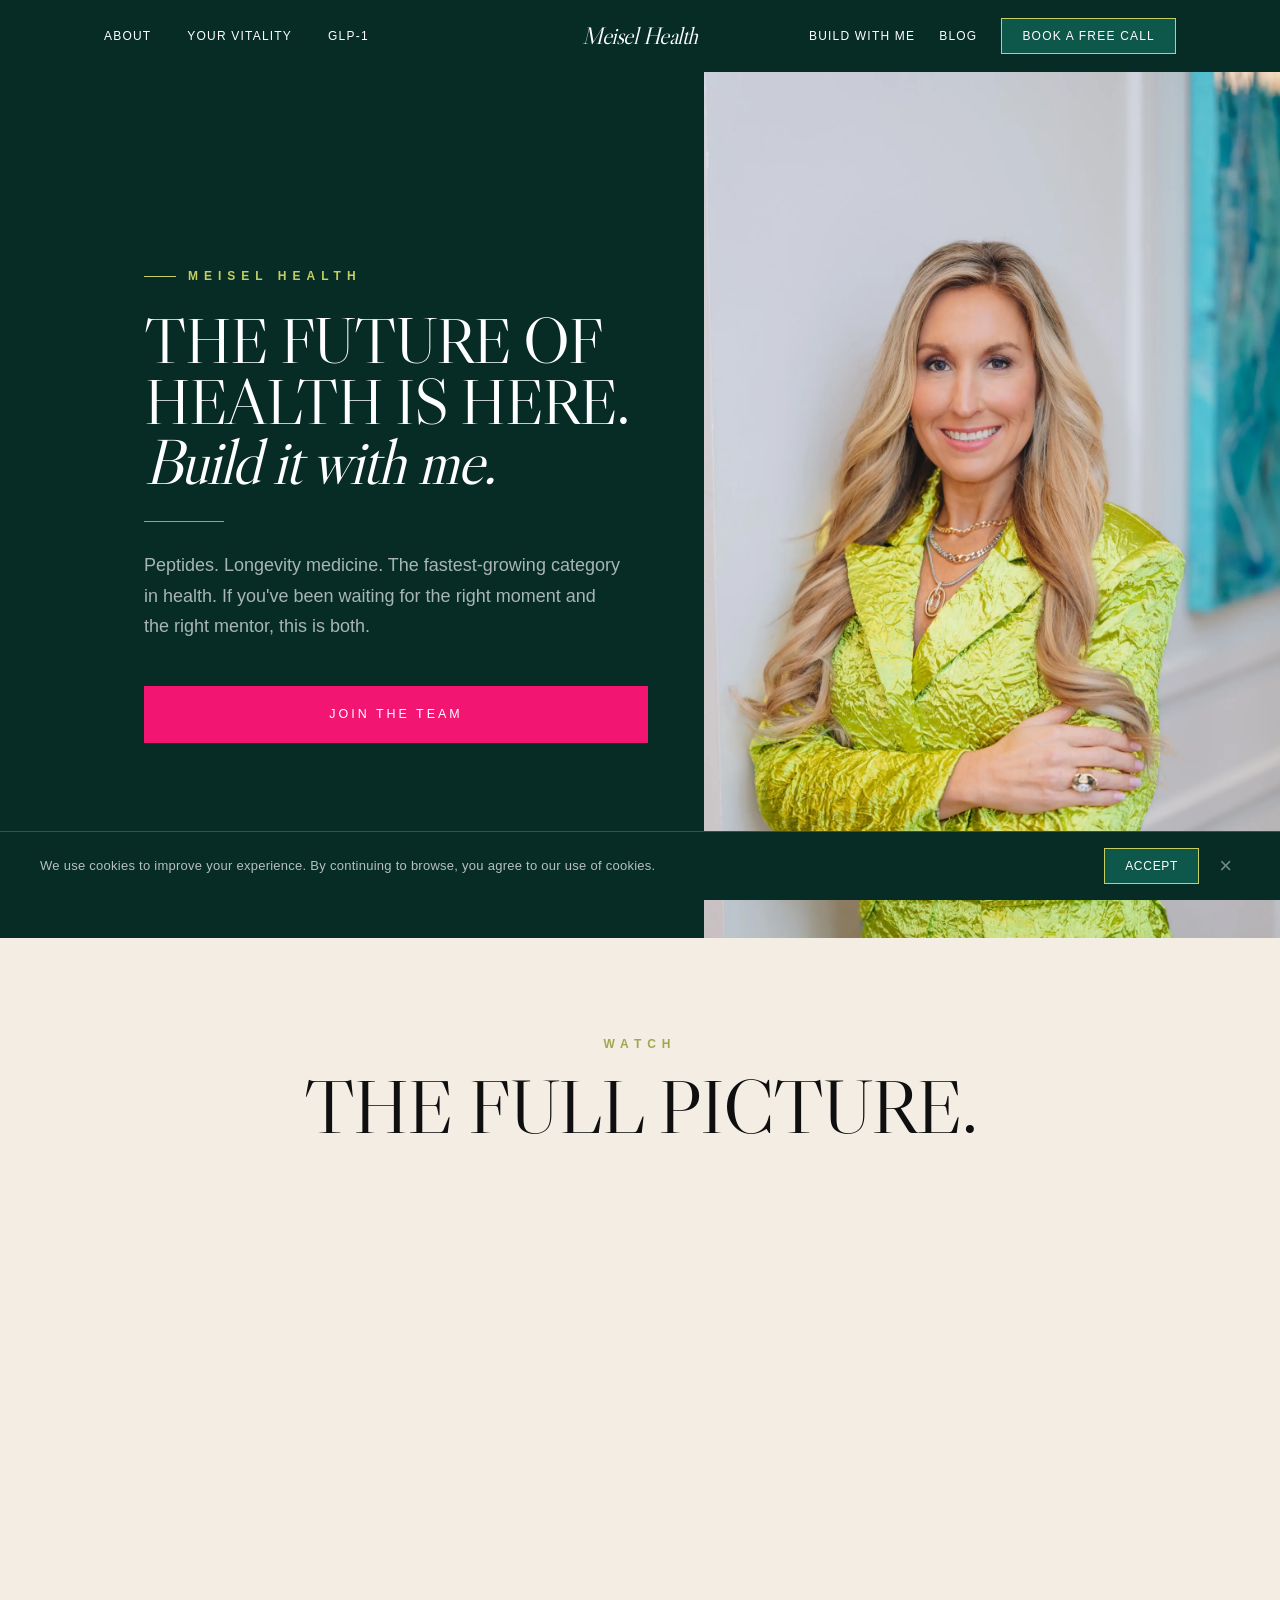
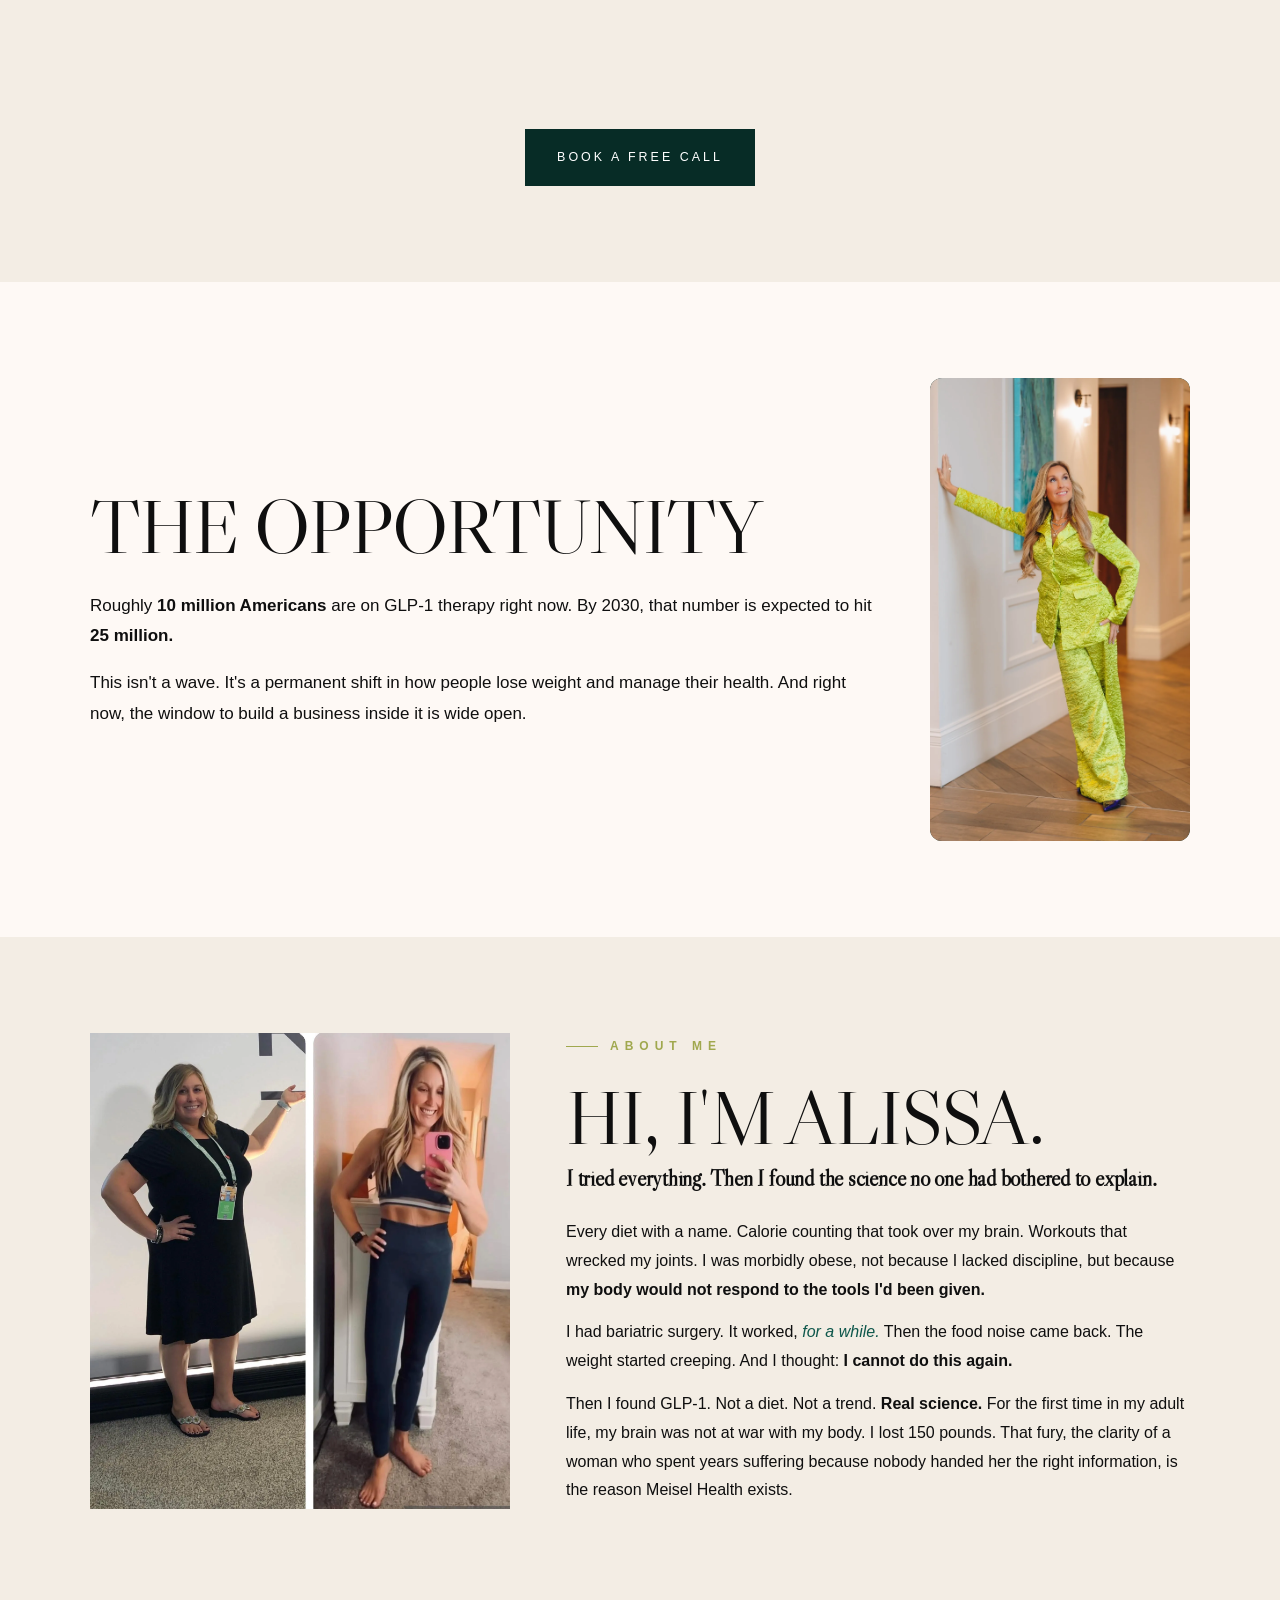
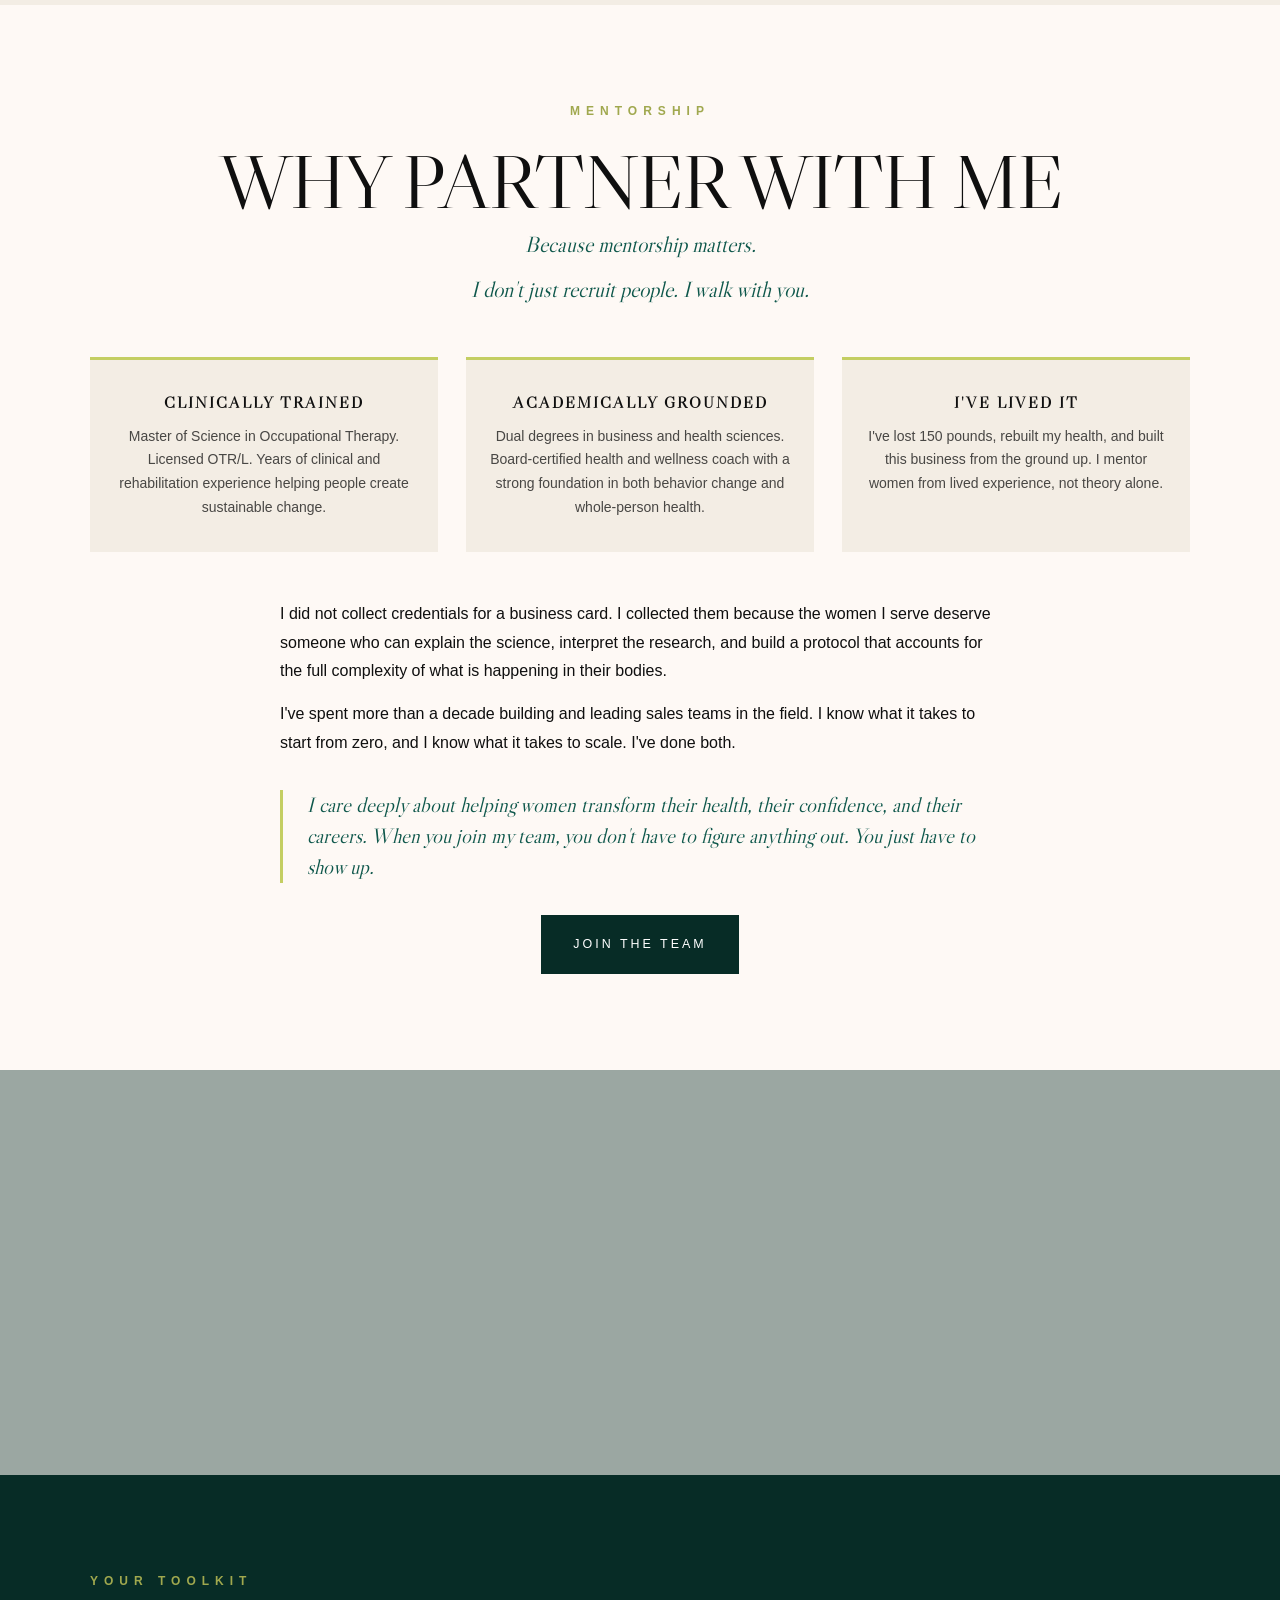
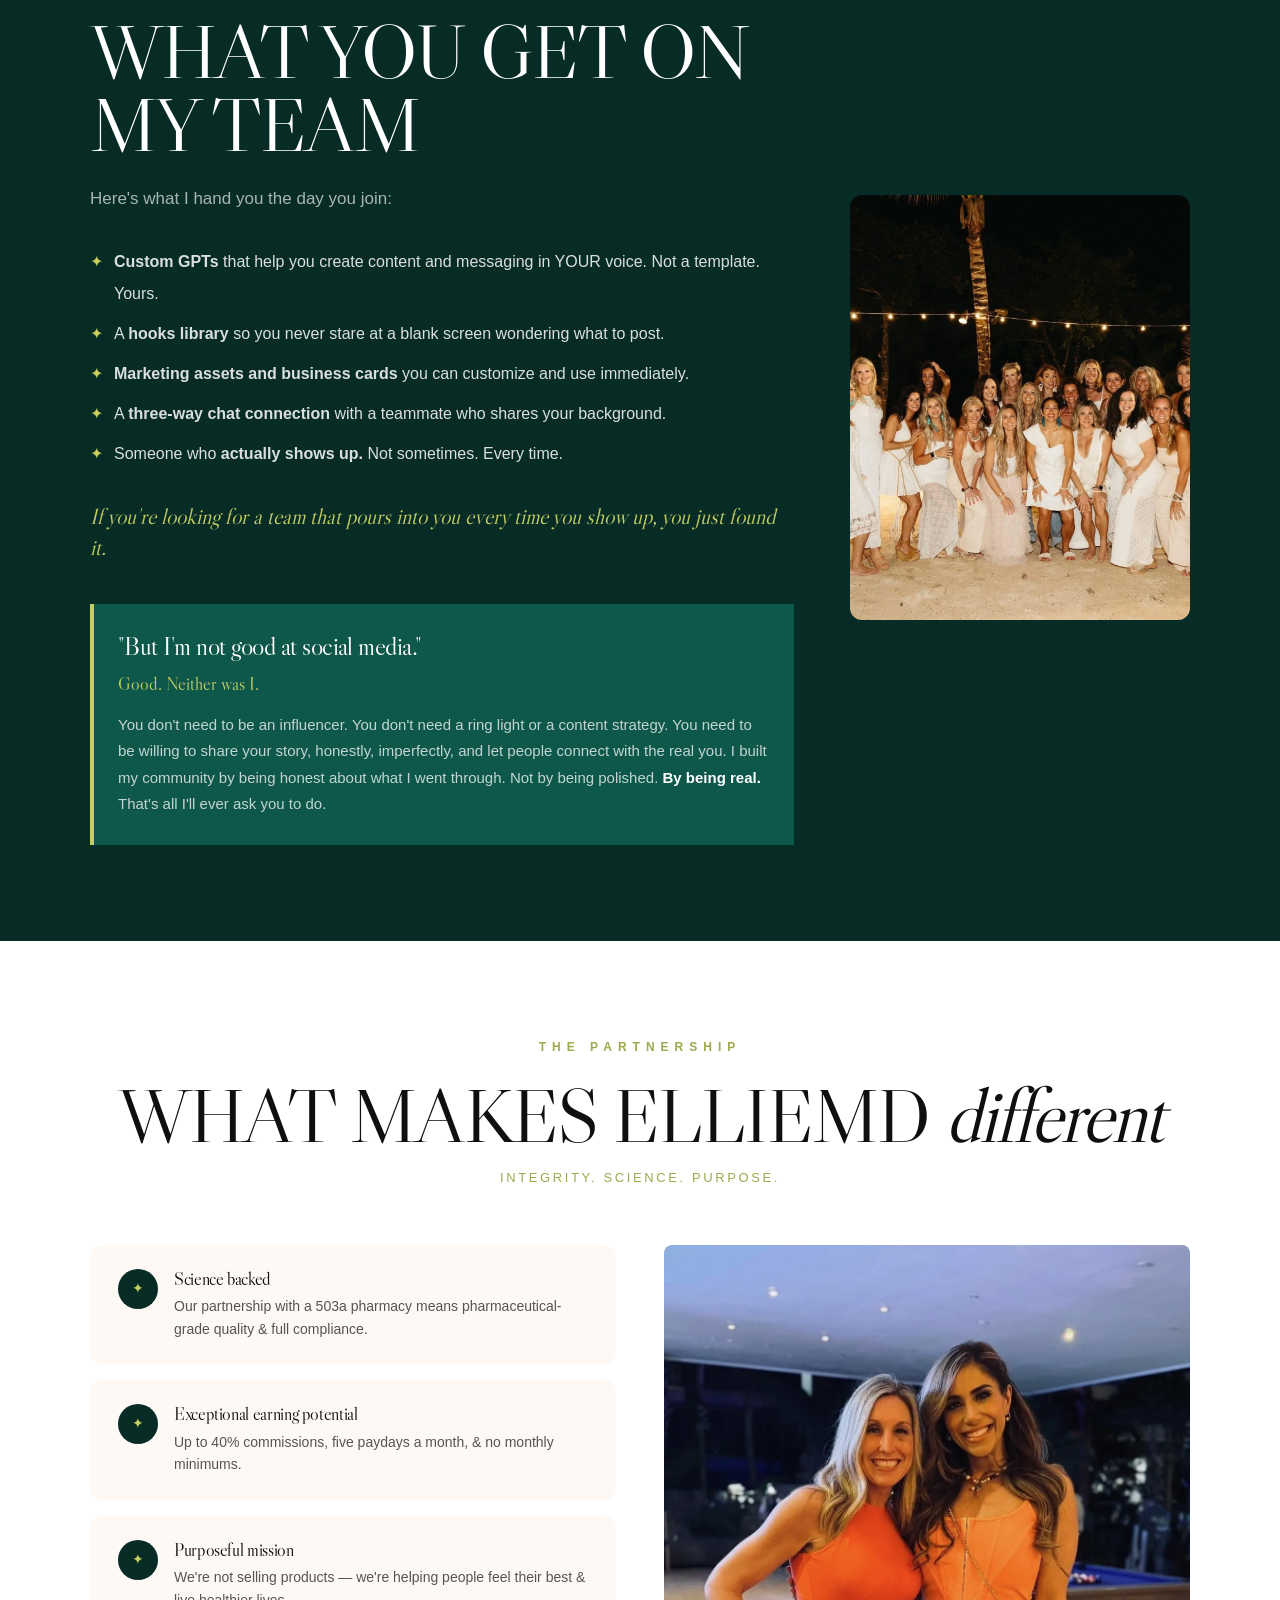
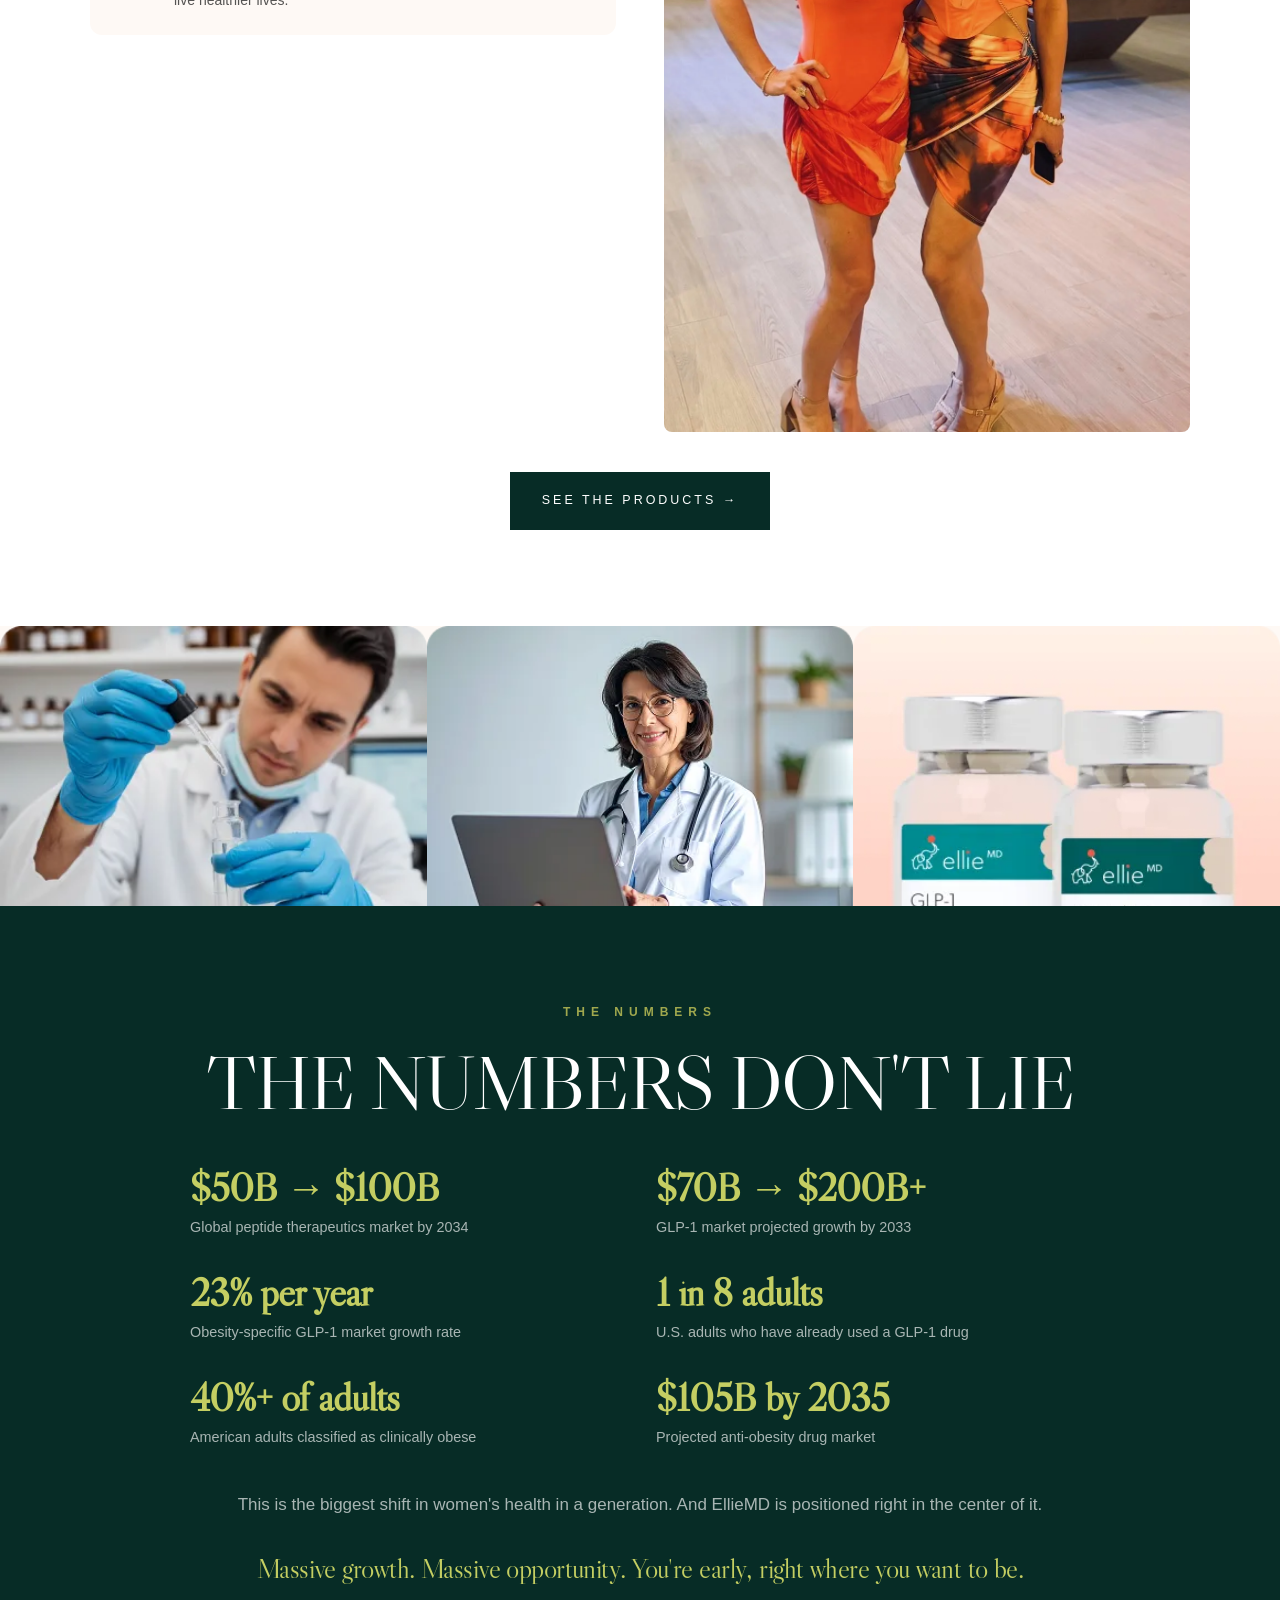
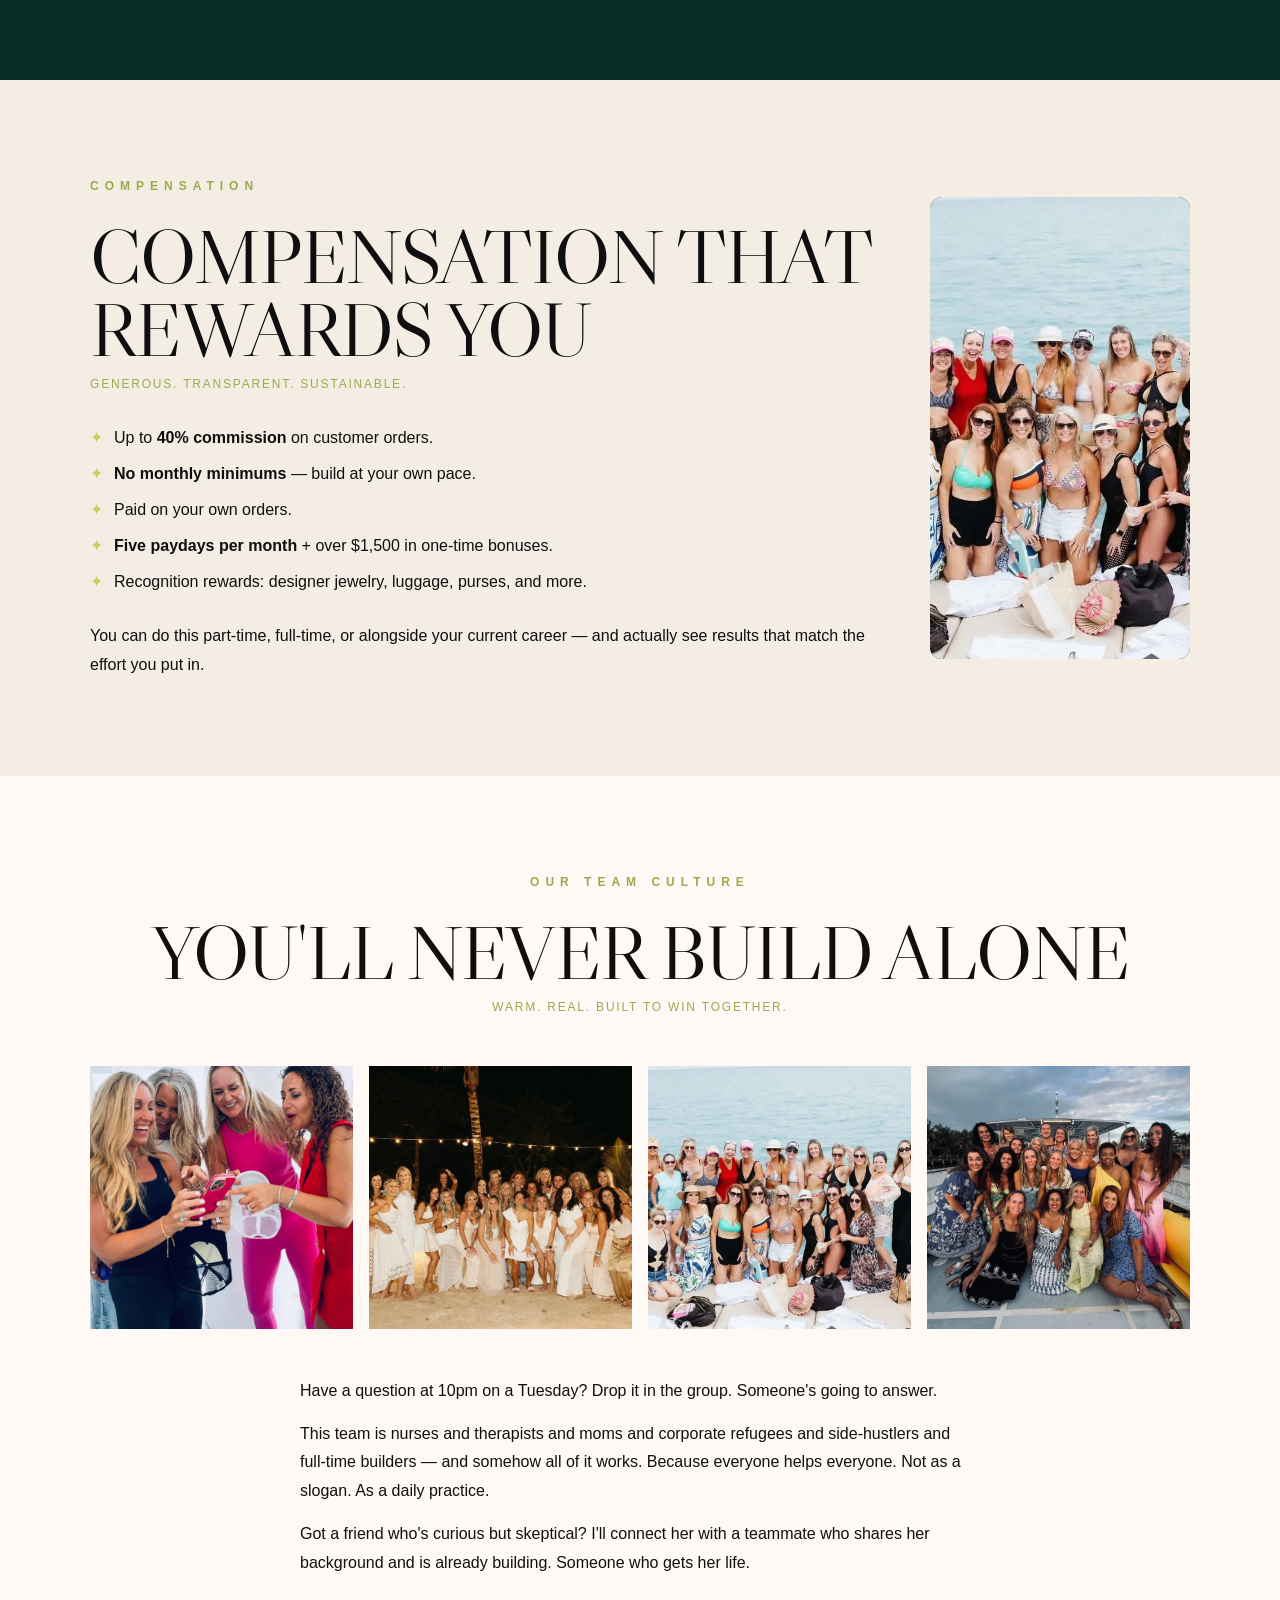
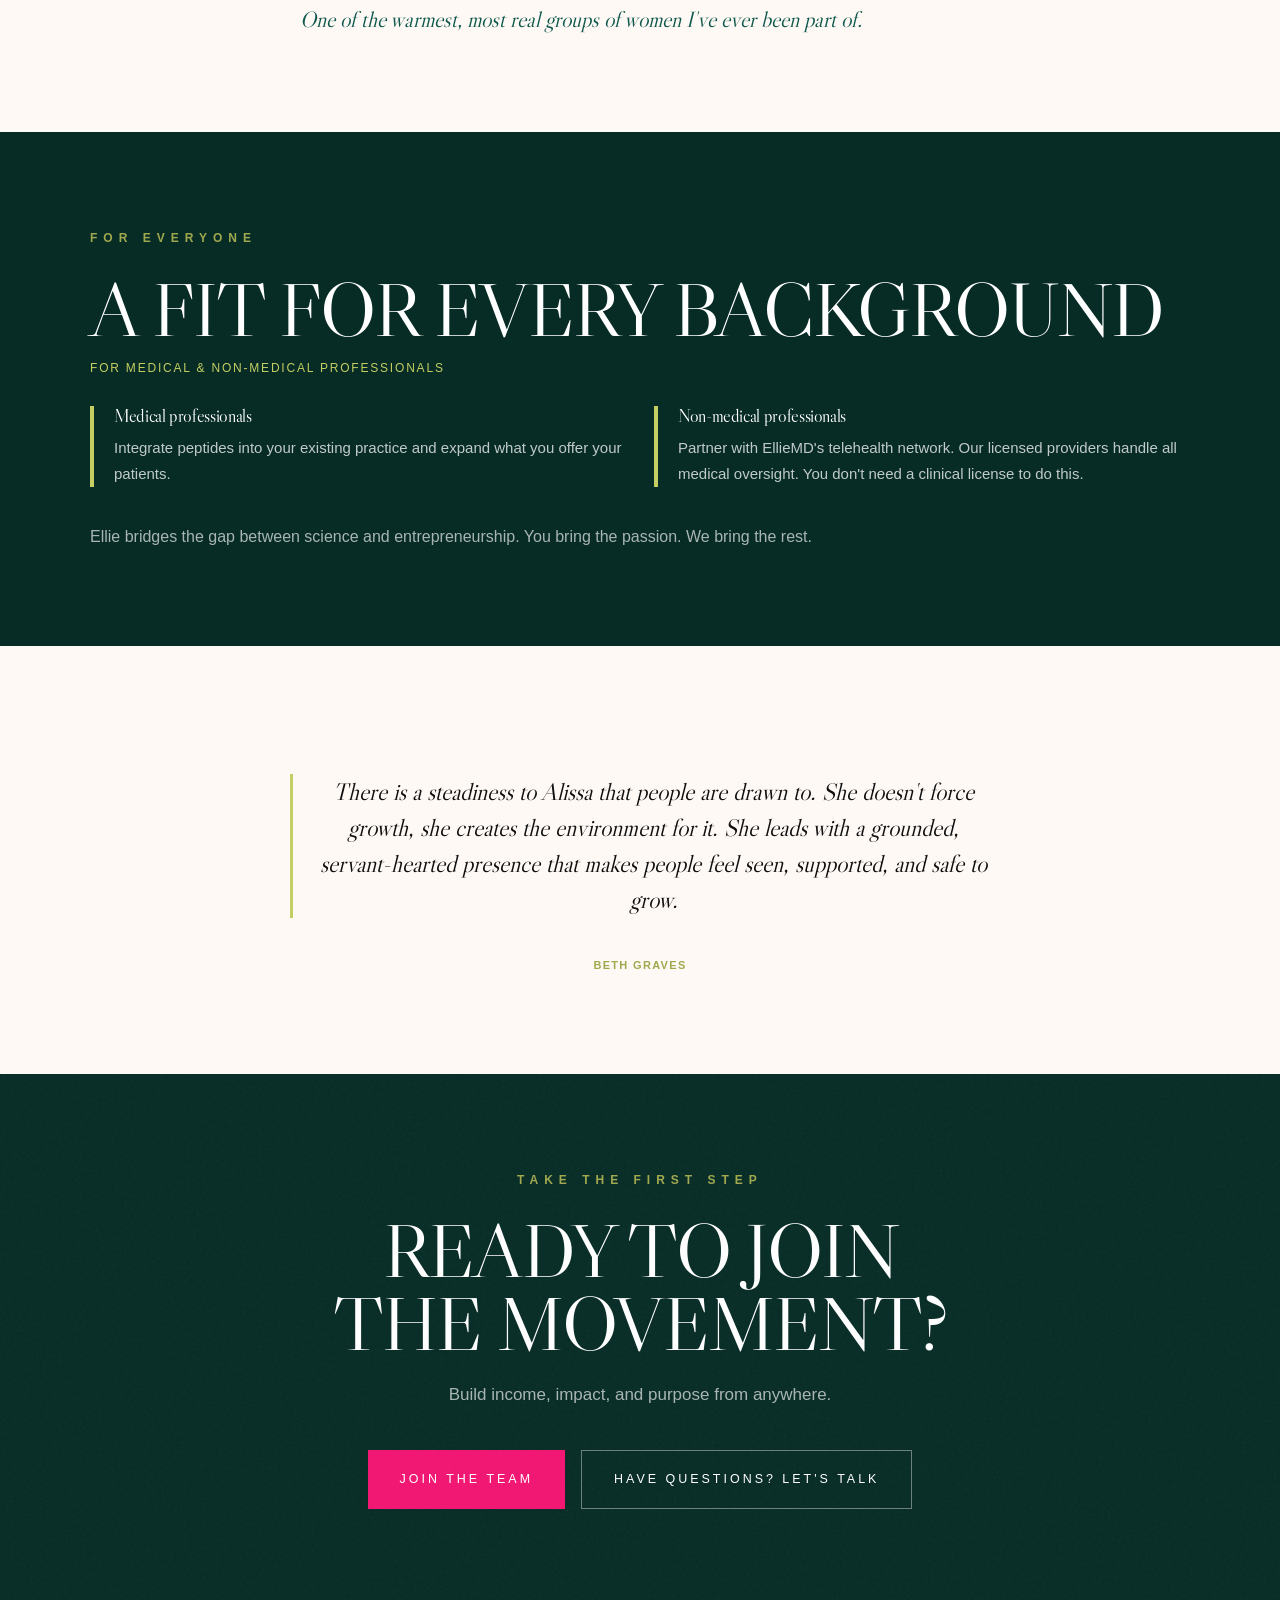
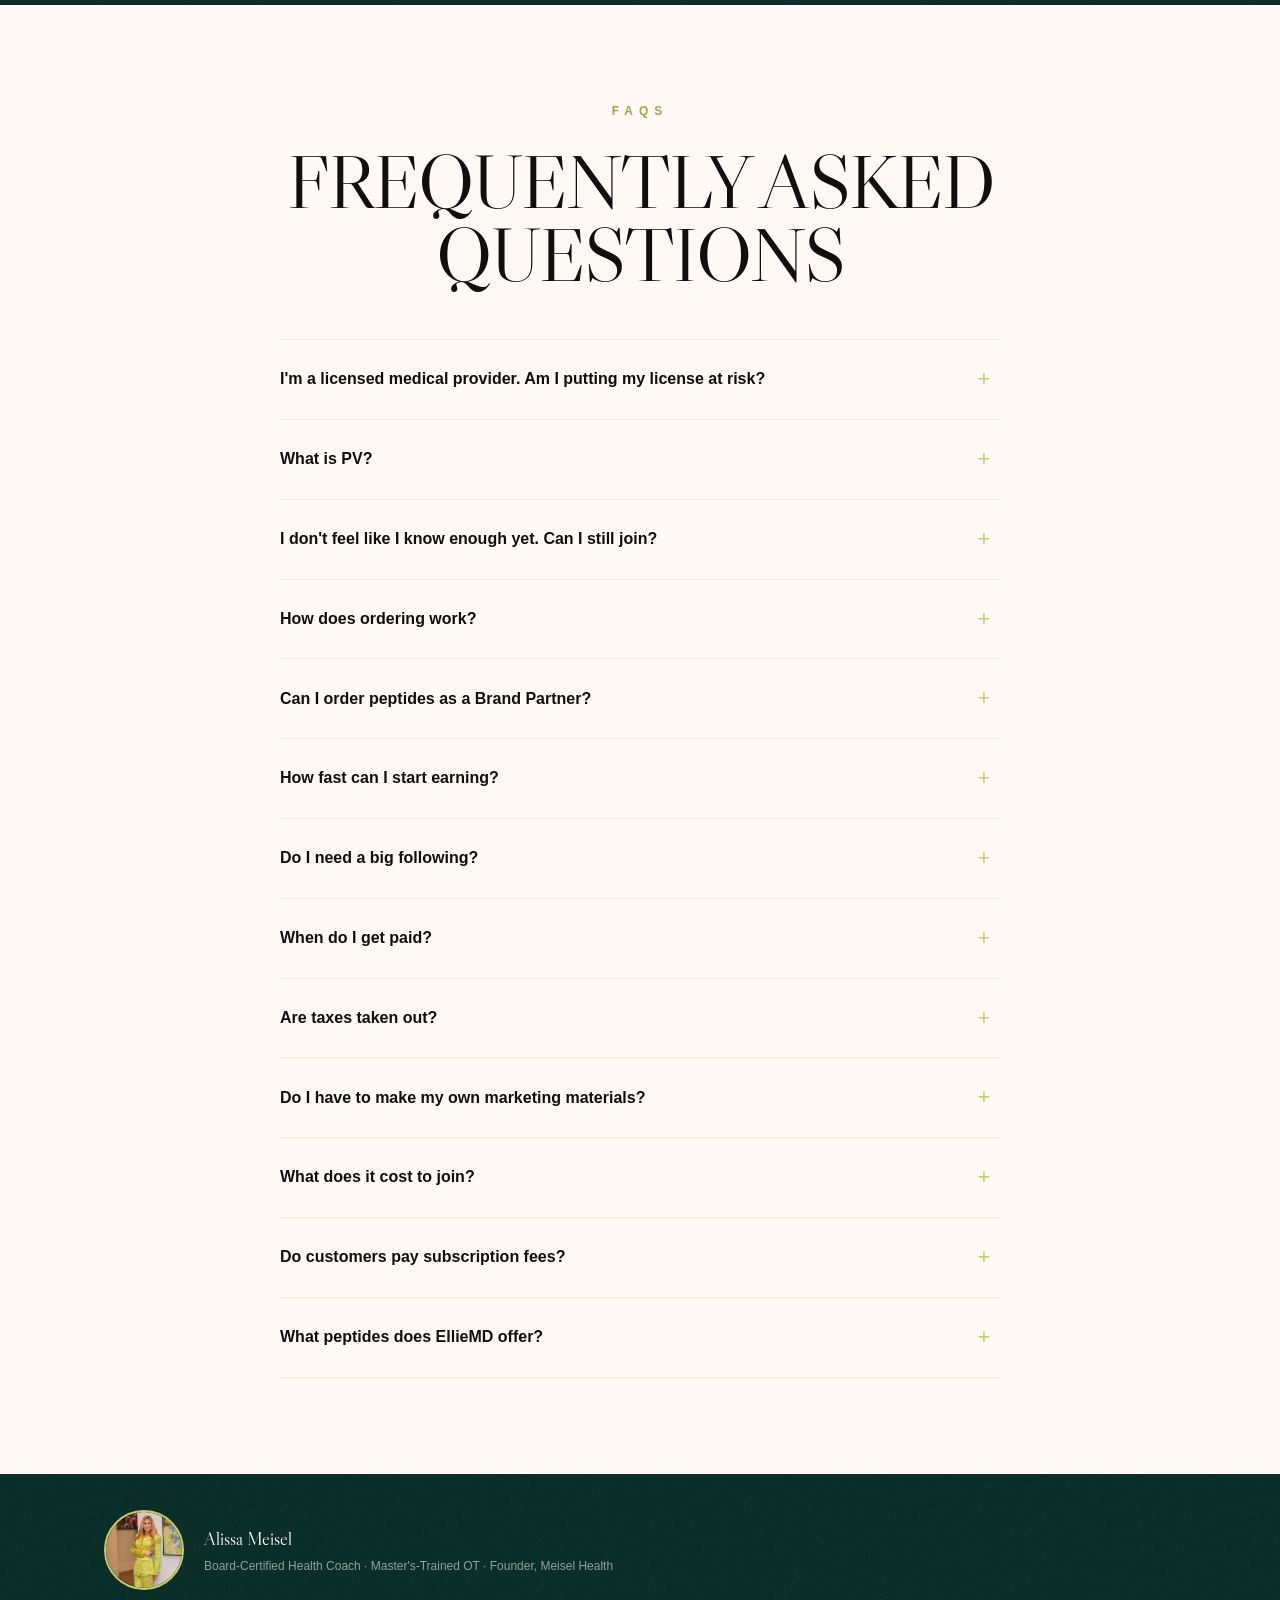
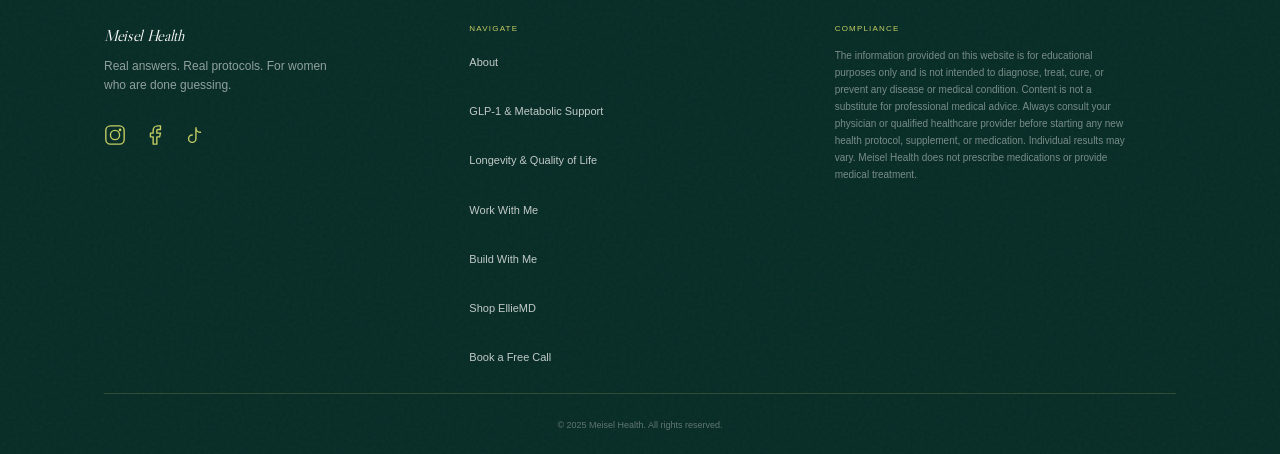
<file: build-with-me.html>
<!DOCTYPE html>
<html lang="en">
<head>
  <meta charset="UTF-8">
  <meta name="viewport" content="width=device-width, initial-scale=1.0">
  <meta name="theme-color" content="#072c26">
  <meta http-equiv="X-UA-Compatible" content="IE=edge">

  <!-- Primary Meta -->
  <title>Build With Me | EllieMD Partnership | Meisel Health</title>
  <meta name="description" content="Build a health business with Alissa Meisel and EllieMD. Up to 40% commissions, peptide protocols, and mentorship for women ready to build with purpose.">
  <meta name="author" content="Alissa Meisel">
  <meta name="robots" content="index, follow, max-image-preview:large, max-snippet:-1, max-video-preview:-1">
  <link rel="canonical" href="https://meiselhealth.com/build-with-me.html">

  <!-- Open Graph -->
  <meta property="og:type" content="website">
  <meta property="og:site_name" content="Meisel Health">
  <meta property="og:title" content="Build With Me | EllieMD Partnership | Meisel Health">
  <meta property="og:description" content="A coaching track for health professionals who want to build their own practice is coming to Meisel Health. Book a free call to get on the list.">
  <meta property="og:url" content="https://meiselhealth.com/build-with-me.html">
  <meta property="og:image" content="https://meiselhealth.com/images/og/homepage.jpg">
  <meta property="og:image:width" content="1200">
  <meta property="og:image:height" content="630">
  <meta property="og:locale" content="en_US">

  <!-- Twitter Card -->
  <meta name="twitter:card" content="summary_large_image">
  <meta name="twitter:title" content="Build With Me | EllieMD Partnership | Meisel Health">
  <meta name="twitter:description" content="A coaching track for health professionals who want to build their own practice is coming to Meisel Health.">
  <meta name="twitter:image" content="https://meiselhealth.com/images/og/homepage.jpg">

  <!-- Fonts -->
  <link rel="preconnect" href="https://fonts.googleapis.com">
  <link rel="dns-prefetch" href="https://api.fontshare.com">
  <link rel="preconnect" href="https://fonts.gstatic.com" crossorigin>
  <link href="https://fonts.googleapis.com/css2?family=Libre+Caslon+Display&display=swap" rel="stylesheet">
  <link href="https://api.fontshare.com/v2/css?f[]=general-sans@400,500,600&display=swap" rel="stylesheet">

  <!-- Preload LCP image -->
  <link rel="preload" as="image" type="image/webp" href="images/alissa/alissa2.webp">

  <!-- Styles -->
  <link rel="stylesheet" href="css/tokens.css">
  <link rel="stylesheet" href="css/styles.css">

  <!-- Favicon -->
  <link rel="icon" type="image/jpeg" href="images/brand/logo-400.jpg">

  <style>
    /* ============================================================
       EDITORIAL TYPOGRAPHY OVERHAUL
       ============================================================ */

    /* EYEBROW LABELS */
    .label {
      font-size: 0.75rem !important;
      font-weight: 700 !important;
      letter-spacing: 6px !important;
    }

    /* SECTION HEADLINES */
    h2 {
      font-size: clamp(2.8rem, 6vw, 5rem) !important;
      line-height: 0.95 !important;
      letter-spacing: -2px !important;
      text-transform: uppercase;
    }

    /* SUBHEADERS / TAGLINES */
    .bwm-tagline {
      font-family: var(--font-display);
      font-style: italic;
      font-size: 1.25rem;
      line-height: 1.55;
      color: var(--color-forest-mid);
    }

    /* PULLQUOTES */
    blockquote {
      font-family: var(--font-display) !important;
      font-style: italic !important;
      font-size: 1.3rem !important;
      line-height: 1.5 !important;
      border-left: 3px solid var(--color-gold) !important;
      padding-left: 24px !important;
      margin: 32px 0 !important;
    }

    /* BODY stays quiet */
    .bwm-body { font-size: 1rem; font-weight: 400; line-height: 1.75; }

    /* BUTTONS */
    .btn-magenta, .btn-primary, .btn-ghost {
      font-size: 0.78rem !important;
      letter-spacing: 3px !important;
      padding: 18px 32px !important;
      height: auto !important;
    }

    /* CREDENTIAL CARDS */
    .bwm-cred-grid { display: grid; grid-template-columns: repeat(3, 1fr); gap: 28px; margin-bottom: 48px; }
    .bwm-cred-grid h3 {
      font-size: 1rem !important;
      font-weight: 600 !important;
      text-transform: uppercase !important;
      letter-spacing: 2px !important;
      line-height: 1.3 !important;
    }
    .bwm-cred-grid > div { padding: 32px 24px; }

    /* SECTION SPACING */
    section { padding-top: 96px !important; padding-bottom: 96px !important; }

    /* Hero: words dominant */
    .about-hero { min-height: auto; padding-top: 72px !important; padding-bottom: 0 !important; }
    .about-hero__content { width: 55%; padding: 48px 56px 48px 80px; }
    .about-hero__image { width: 45%; }
    .about-hero__headline { font-size: clamp(2.4rem, 5vw, 4rem) !important; letter-spacing: -2px !important; text-transform: none !important; }

    /* About me photo */
    .bwm-about-photo { flex: 0 0 420px; overflow: hidden; }

    /* Team parallax */
    .bwm-team-parallax { background-position: center top; }

    /* Footer: compact */
    .footer { padding: 36px 0 20px !important; }
    .footer__inner { gap: 24px; }
    .footer__brand-name { font-size: 16px; margin-bottom: 8px; }
    .footer__tagline { font-size: 12px; }
    .footer__nav-heading, .footer__compliance-heading { font-size: 8px; margin-bottom: 12px; }
    .footer__nav-link { font-size: 11px; }
    .footer__nav-list li { margin-bottom: 4px; }
    .footer__compliance-text { font-size: 10px; }
    .footer__bottom { margin-top: 20px; }
    .footer__copyright { font-size: 9px; }

    /* FAQ */
    .faq__list { max-width: 720px; margin: 0 auto; }
    .faq__item { border-bottom: 1px solid var(--color-gold-divider); }
    .faq__item:first-child { border-top: 1px solid var(--color-gold-divider); }
    .faq__question { display: flex; align-items: center; justify-content: space-between; width: 100%; padding: 24px 0; font-family: var(--font-body); font-weight: 600; font-size: 1rem; color: var(--color-black); text-align: left; cursor: pointer; background: none; border: none; line-height: 1.4; }
    .faq__icon { flex-shrink: 0; font-family: var(--font-label); font-size: 22px; font-weight: 300; color: var(--color-gold); width: 32px; text-align: center; margin-left: 16px; }
    .faq__answer { max-height: 0; overflow: hidden; transition: max-height 350ms ease; }
    .faq__answer p { font-family: var(--font-body); font-size: 0.95rem; line-height: 1.8; color: var(--color-black); padding-bottom: 24px; }

    /* STAT NUMBERS */
    .bwm-stat strong {
      display: block;
      font-family: var(--font-display);
      font-size: clamp(1.8rem, 4vw, 2.5rem);
      letter-spacing: -1px;
      line-height: 1;
      color: var(--color-gold);
      margin-bottom: 6px;
    }

    /* ============================================================
       MOBILE
       ============================================================ */
    @media (max-width: 768px) {
      /* Hero: image stays right */
      .about-hero { flex-direction: row !important; min-height: auto; }
      .about-hero__content { width: 65% !important; padding: 28px 16px 28px 20px !important; }
      .about-hero__headline { font-size: clamp(1.6rem, 7vw, 2.4rem) !important; line-height: 0.95 !important; text-transform: none !important; }
      .about-hero__subhead { font-size: 0.8rem; margin-bottom: 16px; max-width: 100%; line-height: 1.5; }
      .about-hero__image { width: 35% !important; height: auto !important; }
      .about-hero .gold-rule--short { display: none; }

      /* Eyebrows */
      .label { font-size: 0.7rem !important; letter-spacing: 4px !important; }

      /* Headlines */
      h2 { font-size: clamp(2.4rem, 9vw, 4.5rem) !important; }

      /* Subheaders */
      .bwm-tagline { font-size: 1.05rem; }

      /* Buttons full width */
      .btn-magenta, .btn-primary, .btn-ghost { width: 100%; max-width: 360px; text-align: center; display: block; margin-left: auto; margin-right: auto; }
      .about-hero .btn-magenta { width: auto; font-size: 0.65rem !important; padding: 12px 16px !important; }

      /* Section padding */
      section { padding: 64px 24px !important; }
      .bwm-comp-wrap { padding: 0 24px; }

      /* Cards stack */
      .bwm-cred-grid { grid-template-columns: 1fr; gap: 16px; }

      /* About photo center */
      .bwm-about-photo { flex: 1 1 auto !important; max-width: 320px; margin: 0 auto; order: 2; }

      /* Mentor image on mobile */
      .bwm-mentor-img { display: block !important; flex: 0 0 120px !important; }
      .bwm-team-parallax { display: none !important; }

      /* Opportunity video: full section */
      .bwm-opp-video { flex: 1 1 100% !important; max-width: 100% !important; }
      .bwm-opp-video > div:last-child { max-width: 100%; }

      /* Compensation video below headline on mobile */
      .bwm-comp-wrap { flex-direction: column !important; }
      .bwm-comp-video { flex: 1 1 100% !important; max-width: 340px; margin: 0 auto; order: -1; }

      /* Toolkit photo: stack and center on mobile */
      .bwm-toolkit-photo { flex: 1 1 100% !important; max-width: 360px; margin: 0 auto; }

      /* EllieMD different: stack */
      .bwm-diff-right { flex: 1 1 100% !important; }

      /* Image bar */
      .bwm-img-bar { height: 160px !important; }
      .bwm-img-bar img:nth-child(3) { display: none; }

      /* Numbers grid — centered cards */
      .bwm-numbers-grid { grid-template-columns: 1fr !important; max-width: 360px; margin-left: auto !important; margin-right: auto !important; }
      .bwm-stat { text-align: center; background: rgba(255,255,255,0.06); border-radius: 12px; padding: 28px 20px; }

      /* Team photo grid */
      .bwm-team-grid { grid-template-columns: repeat(2, 1fr) !important; }

      /* Footer: tiny on mobile */
      .footer { padding: 28px 0 16px !important; }
      .footer__inner { grid-template-columns: 1fr !important; gap: 20px; }
      .footer__brand-name { font-size: 14px; }
      .footer__tagline { font-size: 11px; }
      .footer__nav-link { font-size: 10px; }
      .footer__compliance-text { font-size: 9px; }
      .footer__copyright { font-size: 8px; }
      .footer .bwm-footer-portrait { width: 60px !important; height: 60px !important; }

      .faq__question { font-size: 0.9rem; }

      /* Parallax shorter */
      .parallax-divider { height: 180px !important; min-height: 140px !important; }

      /* Pullquotes */
      blockquote { font-size: 1.15rem !important; }
    }
  </style>

  <!-- Schema: BreadcrumbList -->
  <script type="application/ld+json">
  {
    "@context": "https://schema.org",
    "@type": "BreadcrumbList",
    "itemListElement": [
      {
        "@type": "ListItem",
        "position": 1,
        "name": "Home",
        "item": "https://meiselhealth.com/"
      },
      {
        "@type": "ListItem",
        "position": 2,
        "name": "Build With Me",
        "item": "https://meiselhealth.com/build-with-me.html"
      }
    ]
  }
  </script>

  <!-- Schema: FAQPage -->
  <script type="application/ld+json">
{"@context":"https://schema.org","@type":"FAQPage","mainEntity":[
{"@type":"Question","name":"I'm a licensed medical provider. Am I putting my license at risk?","acceptedAnswer":{"@type":"Answer","text":"No. You share information, resources, and your personal link. All medical decisions, evaluations, and prescriptions are handled independently by licensed clinicians on the EllieMD platform."}},
{"@type":"Question","name":"What does it cost to join?","acceptedAnswer":{"@type":"Answer","text":"$79 one-time enrollment plus $8/month for your account, tools, and resources. No quotas."}},
{"@type":"Question","name":"Do I need a big following?","acceptedAnswer":{"@type":"Answer","text":"No. This is a relationship business. Real conversations and genuine connection, not follower count."}},
{"@type":"Question","name":"How fast can I start earning?","acceptedAnswer":{"@type":"Answer","text":"Day one. Create your profile, upgrade to Brand Partner, and your link is live."}}
]}
</script>
</head>

<body>

  <!-- ============================================================
       NAV
       ============================================================ -->
  <nav class="nav" id="nav" role="navigation" aria-label="Main navigation">
    <div class="nav__inner">
      <div class="nav__left">
        <a href="about.html" class="nav__link">About</a>
        <a href="longevity-quality-of-life.html" class="nav__link">Your Vitality</a>
        <a href="glp-1-metabolic-support.html" class="nav__link">GLP-1</a>
      </div>

      <a href="/" class="nav__logo">Meisel Health</a>

      <div class="nav__right">
        <a href="build-with-me.html" class="nav__link">Build With Me</a>
        <a href="resources/" class="nav__link">Blog</a>
        <a href="https://calendly.com/alissameiselhealth/30min" target="_blank" rel="noopener" class="nav__cta">Book a Free Call</a>
      </div>

      <button class="nav__hamburger" id="nav-hamburger" aria-label="Open menu" aria-expanded="false">
        <span></span>
        <span></span>
        <span></span>
      </button>
    </div>

    <!-- Mobile overlay -->
    <div class="nav__overlay" id="nav-overlay" aria-hidden="true">
      <a href="about.html" class="nav__overlay-link">About</a>
      <a href="longevity-quality-of-life.html" class="nav__overlay-link">Your Vitality</a>
      <a href="glp-1-metabolic-support.html" class="nav__overlay-link">GLP-1</a>
      <a href="build-with-me.html" class="nav__overlay-link">Build With Me</a>
      <a href="https://elliemd.com/alissameisel" target="_blank" rel="noopener" class="nav__overlay-link">Shop EllieMD</a>
      <a href="resources/" class="nav__overlay-link">Blog</a>
      <a href="https://calendly.com/alissameiselhealth/30min" target="_blank" rel="noopener" class="nav__overlay-link">Book a Free Call</a>
    </div>
  </nav>


  <!-- HERO -->
  <section class="about-hero" id="hero" aria-labelledby="bwm-hero-heading">
    <div class="about-hero__content">
      <p class="label label--with-rule hero-reveal hero-reveal--label">Meisel Health</p>
      <h1 id="bwm-hero-heading" class="about-hero__headline hero-reveal hero-reveal--h1-line1" style="text-transform: uppercase;">THE FUTURE OF HEALTH IS HERE. <span style="font-style: italic; text-transform: none;">Build it with me.</span></h1>
      <hr class="gold-rule gold-rule--short hero-reveal hero-reveal--h1-line2">
      <p class="about-hero__subhead hero-reveal hero-reveal--subhead">Peptides. Longevity medicine. The fastest-growing category in health. If you've been waiting for the right moment and the right mentor, this is both.</p>
      <a href="#join" class="btn-magenta hero-reveal hero-reveal--buttons">Join the Team</a>
    </div>
    <div class="about-hero__image">
      <picture><source srcset="images/alissa/alissa2.webp" type="image/webp"><img src="images/alissa/alissa2.jpg" alt="Alissa Meisel, founder of Meisel Health and EllieMD partner" width="1400" height="2104" style="object-position: center top;"></picture>
    </div>
  </section>


  <!-- VSL -->
  <section style="background: var(--color-cream-deep); padding: 96px 64px;" aria-labelledby="vsl-heading">
    <div style="max-width: 960px; margin: 0 auto; text-align: center;" class="reveal">
      <p class="label" style="justify-content: center; margin-bottom: 16px;">Watch</p>
      <h2 id="vsl-heading" style="text-transform: uppercase; margin-bottom: 40px;">The full picture.</h2>
      <div style="max-width: 900px; margin: 0 auto;">
        <script src="https://fast.wistia.com/player.js" async></script>
        <script src="https://fast.wistia.com/embed/g47qtuan7a.js" async type="module"></script>
        <style>wistia-player[media-id='g47qtuan7a']:not(:defined) { background: center / contain no-repeat url('https://fast.wistia.com/embed/medias/g47qtuan7a/swatch'); display: block; filter: blur(5px); padding-top:56.25%; }</style>
        <wistia-player media-id="g47qtuan7a" aspect="1.7777777777777777"></wistia-player>
      </div>
      <div style="margin-top: 40px;">
        <a href="https://calendly.com/alissameiselhealth/30min" target="_blank" rel="noopener" class="btn-primary">Book a Free Call</a>
      </div>
    </div>
  </section>


  <!-- THE OPPORTUNITY -->
  <section style="background: var(--color-cream); padding: 96px 64px;">
    <div style="max-width: 1100px; margin: 0 auto; display: flex; gap: 56px; align-items: center; flex-wrap: wrap;">
      <div style="flex: 1; min-width: 320px;" class="reveal">
        <h2 id="opportunity" style="text-transform: uppercase;">The opportunity</h2>
        <p style="font-family: var(--font-body); font-size: 17px; line-height: 1.8; color: var(--color-black); margin-top: 28px;">Roughly <strong>10 million Americans</strong> are on GLP-1 therapy right now. By 2030, that number is expected to hit <strong>25 million.</strong></p>
        <p style="font-family: var(--font-body); font-size: 17px; line-height: 1.8; color: var(--color-black); margin-top: 16px;">This isn't a wave. It's a permanent shift in how people lose weight and manage their health. And right now, the window to build a business inside it is wide open.</p>
      </div>
      <div class="bwm-opp-video" style="flex: 0 0 260px;" class="reveal">
        <div style="aspect-ratio: 9/16; background: var(--color-forest); border-radius: 12px; overflow: hidden;">
          <picture><source srcset="images/alissa/Alissa_leaning.webp" type="image/webp"><img src="images/alissa/Alissa_leaning.JPG" alt="Alissa Meisel, founder of Meisel Health" width="600" height="1067" style="width: 100%; height: 100%; object-fit: cover;" loading="lazy"></picture>
        </div>
      </div>
    </div>
  </section>


  <!-- ABOUT ME -->
  <section style="background: var(--color-cream-deep); padding: 96px 64px;">
    <div style="max-width: 1100px; margin: 0 auto; display: flex; gap: 56px; align-items: center; flex-wrap: wrap;">
      <div class="bwm-about-photo reveal">
        <picture><source srcset="images/alissa/weightloss.webp" type="image/webp"><img src="images/alissa/weightloss.jpeg" alt="Alissa Meisel before and after her 150 pound weight loss transformation" width="800" height="800" style="width: 100%; display: block; object-fit: cover;" loading="lazy"></picture>
      </div>
      <div style="flex: 1; min-width: 300px;" class="reveal">
        <p class="label label--with-rule">About Me</p>
        <h2 id="about-alissa" style="margin-bottom: 12px;">Hi, I'm Alissa.</h2>
        <p style="font-family: var(--font-display); font-size: clamp(18px, 2vw, 22px); line-height: 1.3; letter-spacing: -0.01em; margin-bottom: 24px;"><strong>I tried everything. Then I found the science no one had bothered to explain.</strong></p>
        <div style="font-family: var(--font-body); font-size: 16px; line-height: 1.8; color: var(--color-black);">
          <p>Every diet with a name. Calorie counting that took over my brain. Workouts that wrecked my joints. I was morbidly obese, not because I lacked discipline, but because <strong>my body would not respond to the tools I'd been given.</strong></p>
          <p style="margin-top: 14px;">I had bariatric surgery. It worked, <em>for a while.</em> Then the food noise came back. The weight started creeping. And I thought: <strong>I cannot do this again.</strong></p>
          <p style="margin-top: 14px;">Then I found GLP-1. Not a diet. Not a trend. <strong>Real science.</strong> For the first time in my adult life, my brain was not at war with my body. I lost 150 pounds. That fury, the clarity of a woman who spent years suffering because nobody handed her the right information, is the reason Meisel Health exists.</p>
        </div>
      </div>
    </div>
  </section>


  <!-- WHY PARTNER WITH ME -->
  <section style="background: var(--color-cream); padding: 96px 64px;" id="why-partner">
    <div style="max-width: 1100px; margin: 0 auto;">
      <div style="margin-bottom: 48px; display: flex; align-items: center; gap: 32px; flex-wrap: wrap;" class="reveal">
        <div style="flex: 1; min-width: 280px; text-align: center;">
          <p class="label" style="justify-content: center;">Mentorship</p>
          <h2 id="why-partner-heading" style="text-transform: uppercase;">Why partner with me</h2>
        <p style="font-family: var(--font-display); font-style: italic; font-size: clamp(18px, 2vw, 22px); color: var(--color-forest-mid); margin-top: 8px;">Because mentorship matters.</p>
        <p style="font-family: var(--font-display); font-style: italic; font-size: clamp(18px, 2vw, 22px); color: var(--color-forest-mid); margin-top: 8px;">I don't just recruit people. I walk with you.</p>
        </div>
        <div class="bwm-mentor-img" style="flex: 0 0 200px; overflow: hidden; border-radius: 8px; display: none;">
          <picture><source srcset="images/alissa/team1.webp" type="image/webp"><img src="images/alissa/team1.jpeg" alt="Meisel Health team" width="800" height="200" style="width: 100%; height: 200px; object-fit: cover; object-position: center top; display: block;" loading="lazy"></picture>
        </div>
      </div>

      <div class="bwm-cred-grid" class="reveal">
        <div style="background: var(--color-cream-deep); padding: 32px 24px; border-top: 3px solid var(--color-gold); text-align: center;">
          <h3 style="margin-bottom: 0;">Clinically Trained</h3>
          <p style="font-family: var(--font-body); font-size: 14px; line-height: 1.7; color: rgba(15, 15, 15, 0.75); margin-top: 12px;">Master of Science in Occupational Therapy. Licensed OTR/L. Years of clinical and rehabilitation experience helping people create sustainable change.</p>
        </div>
        <div style="background: var(--color-cream-deep); padding: 32px 24px; border-top: 3px solid var(--color-gold); text-align: center;">
          <h3 style="margin-bottom: 0;">Academically Grounded</h3>
          <p style="font-family: var(--font-body); font-size: 14px; line-height: 1.7; color: rgba(15, 15, 15, 0.75); margin-top: 12px;">Dual degrees in business and health sciences. Board-certified health and wellness coach with a strong foundation in both behavior change and whole-person health.</p>
        </div>
        <div style="background: var(--color-cream-deep); padding: 32px 24px; border-top: 3px solid var(--color-gold); text-align: center;">
          <h3 style="margin-bottom: 0;">I've Lived It</h3>
          <p style="font-family: var(--font-body); font-size: 14px; line-height: 1.7; color: rgba(15, 15, 15, 0.75); margin-top: 12px;">I've lost 150 pounds, rebuilt my health, and built this business from the ground up. I mentor women from lived experience, not theory alone.</p>
        </div>
      </div>

      <div style="max-width: 720px; margin: 0 auto; font-family: var(--font-body); font-size: 16px; line-height: 1.8; color: var(--color-black);" class="reveal">
        <p>I did not collect credentials for a business card. I collected them because the women I serve deserve someone who can explain the science, interpret the research, and build a protocol that accounts for the full complexity of what is happening in their bodies.</p>
        <p style="margin-top: 14px;">I've spent more than a decade building and leading sales teams in the field. I know what it takes to start from zero, and I know what it takes to scale. I've done both.</p>
        <blockquote style="border-left: 3px solid var(--color-gold); padding-left: 20px; margin: 32px 0; font-family: var(--font-display); font-style: italic; font-size: clamp(18px, 2vw, 22px); line-height: 1.4; color: var(--color-forest-mid);">I care deeply about helping women transform their health, their confidence, and their careers. When you join my team, you don't have to figure anything out. You just have to show up.</blockquote>
        <div style="text-align: center; margin-top: 32px;"><a href="#join" class="btn-primary">Join the Team</a></div>
      </div>
    </div>
  </section>


  <!-- TEAM PARALLAX -->
  <div class="parallax-divider bwm-team-parallax" style="background-image: url('images/alissa/team1.webp');" aria-hidden="true">
    <div class="parallax-divider__overlay" style="background: rgba(7, 44, 38, 0.4);"></div>
  </div>


  <!-- WHAT YOU GET -->
  <section style="background: var(--color-forest); padding: 96px 64px;">
    <div style="max-width: 1100px; margin: 0 auto; display: flex; gap: 56px; align-items: center; flex-wrap: wrap;">
      <div style="flex: 1; min-width: 320px;" class="reveal">
        <p class="label">Your Toolkit</p>
        <h2 id="toolkit" style="color: var(--color-white); margin-bottom: 24px; text-transform: uppercase;">What you get on my team</h2>
        <p style="font-family: var(--font-body); font-size: 17px; color: rgba(255,255,255,0.65); margin-bottom: 32px;">Here's what I hand you the day you join:</p>
        <ul style="font-family: var(--font-body); font-size: 16px; line-height: 2; color: rgba(255,255,255,0.85); list-style: none; padding: 0;">
          <li style="padding-left: 24px; position: relative; margin-bottom: 8px;"><span style="position: absolute; left: 0; color: var(--color-gold);">&#10022;</span> <strong>Custom GPTs</strong> that help you create content and messaging in YOUR voice. Not a template. Yours.</li>
          <li style="padding-left: 24px; position: relative; margin-bottom: 8px;"><span style="position: absolute; left: 0; color: var(--color-gold);">&#10022;</span> A <strong>hooks library</strong> so you never stare at a blank screen wondering what to post.</li>
          <li style="padding-left: 24px; position: relative; margin-bottom: 8px;"><span style="position: absolute; left: 0; color: var(--color-gold);">&#10022;</span> <strong>Marketing assets and business cards</strong> you can customize and use immediately.</li>
          <li style="padding-left: 24px; position: relative; margin-bottom: 8px;"><span style="position: absolute; left: 0; color: var(--color-gold);">&#10022;</span> A <strong>three-way chat connection</strong> with a teammate who shares your background.</li>
          <li style="padding-left: 24px; position: relative; margin-bottom: 8px;"><span style="position: absolute; left: 0; color: var(--color-gold);">&#10022;</span> Someone who <strong>actually shows up.</strong> Not sometimes. Every time.</li>
        </ul>
        <p style="font-family: var(--font-display); font-style: italic; font-size: clamp(18px, 2vw, 22px); color: var(--color-gold); margin-top: 32px; line-height: 1.4;">If you're looking for a team that pours into you every time you show up, you just found it.</p>

        <!-- Social media card -->
        <div style="background: var(--color-forest-mid); border-left: 4px solid var(--color-gold); padding: 28px 24px; margin-top: 40px;">
          <h3 style="color: var(--color-white); margin-bottom: 8px;">"But I'm not good at social media."</h3>
          <p style="font-family: var(--font-display); font-size: 18px; color: var(--color-gold); margin-bottom: 12px;">Good. Neither was I.</p>
          <p style="font-family: var(--font-body); font-size: 15px; line-height: 1.75; color: rgba(255,255,255,0.75);">You don't need to be an influencer. You don't need a ring light or a content strategy. You need to be willing to share your story, honestly, imperfectly, and let people connect with the real you. I built my community by being honest about what I went through. Not by being polished. <strong style="color: var(--color-white);">By being real.</strong> That's all I'll ever ask you to do.</p>
        </div>
      </div>
      <div class="bwm-toolkit-photo" style="flex: 0 0 340px;" class="reveal">
        <div style="aspect-ratio: 4/5; overflow: hidden; border-radius: 12px;">
          <picture><source srcset="images/alissa/team4.webp" type="image/webp"><img src="images/alissa/team4.jpg" alt="Meisel Health team gathered on the beach at a brand event" width="2048" height="1366" style="width: 100%; height: 100%; object-fit: cover; object-position: center;" loading="lazy"></picture>
        </div>
      </div>
    </div>
  </section>


  <!-- WHAT MAKES ELLIE MD DIFFERENT -->
  <section style="background: var(--color-white); padding: 96px 64px;">
    <div style="max-width: 1100px; margin: 0 auto;">
      <div style="text-align: center; margin-bottom: 56px;" class="reveal">
        <p class="label">The Partnership</p>
        <h2 id="ellie-different" style="font-size: clamp(40px, 6vw, 80px) !important; line-height: 0.9 !important; text-transform: uppercase;">WHAT MAKES ELLIEMD <span style="font-style: italic; text-transform: none;">different</span></h2>
        <p style="font-family: var(--font-label); font-size: 13px; text-transform: uppercase; letter-spacing: 0.2em; color: var(--color-olive-dark); margin-top: 16px;">Integrity. Science. Purpose.</p>
      </div>

      <div style="display: flex; gap: 48px; align-items: flex-start; flex-wrap: wrap;">
        <!-- Left: cards -->
        <div style="flex: 1; min-width: 320px;" class="reveal">
          <!-- Card 1 -->
          <div style="background: var(--color-cream); border-radius: 12px; padding: 24px 28px; display: flex; gap: 16px; align-items: flex-start; margin-bottom: 16px;">
            <div style="flex-shrink: 0; width: 40px; height: 40px; background: var(--color-forest); border-radius: 50%; display: flex; align-items: center; justify-content: center; font-size: 14px; color: var(--color-gold);">&#10022;</div>
            <div>
              <h3 style="font-size: 18px; margin-bottom: 6px;">Science backed</h3>
              <p style="font-family: var(--font-body); font-size: 14px; line-height: 1.6; color: var(--color-black); opacity: 0.7;">Our partnership with a 503a pharmacy means pharmaceutical-grade quality &amp; full compliance.</p>
            </div>
          </div>
          <!-- Card 2 -->
          <div style="background: var(--color-cream); border-radius: 12px; padding: 24px 28px; display: flex; gap: 16px; align-items: flex-start; margin-bottom: 16px;">
            <div style="flex-shrink: 0; width: 40px; height: 40px; background: var(--color-forest); border-radius: 50%; display: flex; align-items: center; justify-content: center; font-size: 14px; color: var(--color-gold);">&#10022;</div>
            <div>
              <h3 style="font-size: 18px; margin-bottom: 6px;">Exceptional earning potential</h3>
              <p style="font-family: var(--font-body); font-size: 14px; line-height: 1.6; color: var(--color-black); opacity: 0.7;">Up to 40% commissions, five paydays a month, &amp; no monthly minimums.</p>
            </div>
          </div>
          <!-- Card 3 -->
          <div style="background: var(--color-cream); border-radius: 12px; padding: 24px 28px; display: flex; gap: 16px; align-items: flex-start; margin-bottom: 16px;">
            <div style="flex-shrink: 0; width: 40px; height: 40px; background: var(--color-forest); border-radius: 50%; display: flex; align-items: center; justify-content: center; font-size: 14px; color: var(--color-gold);">&#10022;</div>
            <div>
              <h3 style="font-size: 18px; margin-bottom: 6px;">Purposeful mission</h3>
              <p style="font-family: var(--font-body); font-size: 14px; line-height: 1.6; color: var(--color-black); opacity: 0.7;">We're not selling products — we're helping people feel their best &amp; live healthier lives.</p>
            </div>
          </div>
        </div>

        <!-- Right: product catalog only -->
        <div class="bwm-diff-right" style="flex: 1; min-width: 300px;" class="reveal">
          <picture><source srcset="images/alissa/IMG_1615.webp" type="image/webp"><img src="images/alissa/IMG_1615.jpg" alt="Alissa Meisel and Hanieh, EllieMD team partners, in matching orange outfits" width="1109" height="1661" style="width: 100%; display: block; border-radius: 8px;" loading="lazy"></picture>
        </div>
      </div>

      <div style="text-align: center; margin-top: 40px;" class="reveal">
        <a href="https://elliemd.com/alissameisel" target="_blank" rel="noopener" class="btn-primary" style="display: inline-block;">See the Products &rarr;</a>
      </div>
    </div>
  </section>


  <!-- IMAGE BAR -->
  <div class="bwm-img-bar" style="display: flex; height: 280px; overflow: hidden;" aria-hidden="true">
    <picture><source srcset="images/resources/science.webp" type="image/webp"><img src="images/resources/science.png" alt="" width="800" height="600" style="flex: 1; object-fit: cover; min-width: 0; display: block;" loading="lazy"></picture>
    <picture><source srcset="images/resources/dr.webp" type="image/webp"><img src="images/resources/dr.png" alt="" width="800" height="600" style="flex: 1; object-fit: cover; min-width: 0; display: block;" loading="lazy"></picture>
    <picture><source srcset="images/resources/glpbottle.webp" type="image/webp"><img src="images/resources/glpbottle.png" alt="" width="800" height="600" style="flex: 1; object-fit: cover; min-width: 0; display: block;" loading="lazy"></picture>
  </div>


  <!-- THE NUMBERS -->
  <section style="background: var(--color-forest); padding: 96px 64px;">
    <div style="max-width: 900px; margin: 0 auto;" class="reveal">
      <p class="label" style="text-align: center;">The Numbers</p>
      <h2 id="numbers" style="color: var(--color-white); text-align: center; margin-bottom: 48px; text-transform: uppercase;">The numbers don't lie</h2>
      <div class="bwm-numbers-grid" style="display: grid; grid-template-columns: repeat(2, 1fr); gap: 32px;">
        <div class="bwm-stat"><strong>$50B → $100B</strong><span style="font-family: var(--font-body); font-size: 0.9rem; line-height: 1.6; color: rgba(255,255,255,0.65);">Global peptide therapeutics market by 2034</span></div>
        <div class="bwm-stat"><strong>$70B → $200B+</strong><span style="font-family: var(--font-body); font-size: 0.9rem; line-height: 1.6; color: rgba(255,255,255,0.65);">GLP-1 market projected growth by 2033</span></div>
        <div class="bwm-stat"><strong>23% per year</strong><span style="font-family: var(--font-body); font-size: 0.9rem; line-height: 1.6; color: rgba(255,255,255,0.65);">Obesity-specific GLP-1 market growth rate</span></div>
        <div class="bwm-stat"><strong>1 in 8 adults</strong><span style="font-family: var(--font-body); font-size: 0.9rem; line-height: 1.6; color: rgba(255,255,255,0.65);">U.S. adults who have already used a GLP-1 drug</span></div>
        <div class="bwm-stat"><strong>40%+ of adults</strong><span style="font-family: var(--font-body); font-size: 0.9rem; line-height: 1.6; color: rgba(255,255,255,0.65);">American adults classified as clinically obese</span></div>
        <div class="bwm-stat"><strong>$105B by 2035</strong><span style="font-family: var(--font-body); font-size: 0.9rem; line-height: 1.6; color: rgba(255,255,255,0.65);">Projected anti-obesity drug market</span></div>
      </div>
      <p style="font-family: var(--font-body); font-size: 17px; color: rgba(255,255,255,0.65); text-align: center; margin-top: 40px;">This is the biggest shift in women's health in a generation. And EllieMD is positioned right in the center of it.</p>
      <h3 style="color: var(--color-gold); text-align: center; margin-top: 32px; font-size: clamp(20px, 2.5vw, 28px);">Massive growth. Massive opportunity. You're early, right where you want to be.</h3>
    </div>
  </section>


  <!-- COMPENSATION -->
  <section style="background: var(--color-cream-deep); padding-left: 64px; padding-right: 64px;">
    <div class="bwm-comp-wrap" style="max-width: 1100px; margin: 0 auto; display: flex; gap: 56px; align-items: center; flex-wrap: wrap;">
      <div style="flex: 1; min-width: 320px;" class="reveal">
        <p class="label">Compensation</p>
        <h2 id="compensation" style="text-transform: uppercase;">Compensation that rewards you</h2>
        <p style="font-family: var(--font-label); font-size: 12px; text-transform: uppercase; letter-spacing: 0.15em; color: var(--color-olive-dark); margin: 8px 0 28px;">Generous. Transparent. Sustainable.</p>
        <ul style="font-family: var(--font-body); font-size: 1rem; line-height: 2; color: var(--color-black); list-style: none; padding: 0;">
          <li style="padding-left: 24px; position: relative; margin-bottom: 4px;"><span style="position: absolute; left: 0; color: var(--color-gold);">&#10022;</span> Up to <strong>40% commission</strong> on customer orders.</li>
          <li style="padding-left: 24px; position: relative; margin-bottom: 4px;"><span style="position: absolute; left: 0; color: var(--color-gold);">&#10022;</span> <strong>No monthly minimums</strong> — build at your own pace.</li>
          <li style="padding-left: 24px; position: relative; margin-bottom: 4px;"><span style="position: absolute; left: 0; color: var(--color-gold);">&#10022;</span> Paid on your own orders.</li>
          <li style="padding-left: 24px; position: relative; margin-bottom: 4px;"><span style="position: absolute; left: 0; color: var(--color-gold);">&#10022;</span> <strong>Five paydays per month</strong> + over $1,500 in one-time bonuses.</li>
          <li style="padding-left: 24px; position: relative; margin-bottom: 4px;"><span style="position: absolute; left: 0; color: var(--color-gold);">&#10022;</span> Recognition rewards: designer jewelry, luggage, purses, and more.</li>
        </ul>
        <p style="font-family: var(--font-body); font-size: 1rem; line-height: 1.8; color: var(--color-black); margin-top: 24px;">You can do this part-time, full-time, or alongside your current career — and actually see results that match the effort you put in.</p>
      </div>
      <div class="bwm-comp-video" style="flex: 0 0 260px;" class="reveal">
        <div style="aspect-ratio: 9/16; background: var(--color-forest); border-radius: 12px; overflow: hidden;">
          <picture><source srcset="images/alissa/team5.webp" type="image/webp"><img src="images/alissa/team5.jpeg" alt="Meisel Health team" width="600" height="1067" style="width: 100%; height: 100%; object-fit: cover;" loading="lazy"></picture>
        </div>
      </div>
    </div>
  </section>


  <!-- TEAM CULTURE -->
  <section style="background: var(--color-cream); padding: 96px 64px;">
    <div style="max-width: 1100px; margin: 0 auto;">
      <div style="text-align: center; margin-bottom: 48px;" class="reveal">
        <p class="label">Our Team Culture</p>
        <h2 id="team-culture" style="text-transform: uppercase;">You'll never build alone</h2>
        <p style="font-family: var(--font-label); font-size: 12px; text-transform: uppercase; letter-spacing: 0.15em; color: var(--color-olive-dark); margin-top: 8px;">Warm. Real. Built to win together.</p>
      </div>
      <div class="bwm-team-grid" style="display: grid; grid-template-columns: repeat(4, 1fr); gap: 16px; margin-bottom: 48px;" class="reveal">
        <picture><source srcset="images/alissa/team2.webp" type="image/webp"><img src="images/alissa/team2.jpeg" alt="Meisel Health team" width="800" height="800" style="width: 100%; aspect-ratio: 1/1; object-fit: cover; display: block;" loading="lazy"></picture>
        <picture><source srcset="images/alissa/team4.webp" type="image/webp"><img src="images/alissa/team4.jpeg" alt="Meisel Health team" width="800" height="800" style="width: 100%; aspect-ratio: 1/1; object-fit: cover; display: block;" loading="lazy"></picture>
        <picture><source srcset="images/alissa/team5.webp" type="image/webp"><img src="images/alissa/team5.jpeg" alt="Meisel Health team" width="800" height="800" style="width: 100%; aspect-ratio: 1/1; object-fit: cover; display: block;" loading="lazy"></picture>
        <picture><source srcset="images/alissa/team6.webp" type="image/webp"><img src="images/alissa/team6.jpeg" alt="Meisel Health team" width="800" height="800" style="width: 100%; aspect-ratio: 1/1; object-fit: cover; display: block;" loading="lazy"></picture>
      </div>
      <div style="max-width: 680px; margin: 0 auto; font-family: var(--font-body); font-size: 16px; line-height: 1.8; color: var(--color-black);" class="reveal">
        <p>Have a question at 10pm on a Tuesday? Drop it in the group. Someone's going to answer.</p>
        <p style="margin-top: 14px;">This team is nurses and therapists and moms and corporate refugees and side-hustlers and full-time builders — and somehow all of it works. Because everyone helps everyone. Not as a slogan. As a daily practice.</p>
        <p style="margin-top: 14px;">Got a friend who's curious but skeptical? I'll connect her with a teammate who shares her background and is already building. Someone who gets her life.</p>
        <p style="font-family: var(--font-display); font-style: italic; font-size: clamp(18px, 2vw, 22px); color: var(--color-forest-mid); margin-top: 28px; line-height: 1.4;">One of the warmest, most real groups of women I've ever been part of.</p>
      </div>
    </div>
  </section>


  <!-- FOR MEDICAL & NON-MEDICAL -->
  <section style="background: var(--color-forest); padding: 96px 64px;">
    <div style="max-width: 1100px; margin: 0 auto; display: flex; gap: 56px; align-items: center; flex-wrap: wrap;">
      <div style="flex: 1; min-width: 320px;" class="reveal">
        <p class="label">For Everyone</p>
        <h2 id="for-everyone" style="color: var(--color-white); margin-bottom: 12px; text-transform: uppercase;">A fit for every background</h2>
        <p style="font-family: var(--font-label); font-size: 12px; text-transform: uppercase; letter-spacing: 0.15em; color: var(--color-gold); margin-bottom: 28px;">For medical &amp; non-medical professionals</p>
        <div style="display: flex; gap: 28px; flex-wrap: wrap;">
          <div style="flex: 1; min-width: 240px; border-left: 4px solid var(--color-gold); padding-left: 20px; margin-bottom: 20px;">
            <h3 style="color: var(--color-white); margin-bottom: 8px; font-size: 18px;">Medical professionals</h3>
            <p style="font-family: var(--font-body); font-size: 15px; line-height: 1.75; color: rgba(255,255,255,0.75);">Integrate peptides into your existing practice and expand what you offer your patients.</p>
          </div>
          <div style="flex: 1; min-width: 240px; border-left: 4px solid var(--color-gold); padding-left: 20px; margin-bottom: 20px;">
            <h3 style="color: var(--color-white); margin-bottom: 8px; font-size: 18px;">Non-medical professionals</h3>
            <p style="font-family: var(--font-body); font-size: 15px; line-height: 1.75; color: rgba(255,255,255,0.75);">Partner with EllieMD's telehealth network. Our licensed providers handle all medical oversight. You don't need a clinical license to do this.</p>
          </div>
        </div>
        <p style="font-family: var(--font-body); font-size: 16px; color: rgba(255,255,255,0.65); margin-top: 16px;">Ellie bridges the gap between science and entrepreneurship. You bring the passion. We bring the rest.</p>
      </div>
    </div>
  </section>


  <!-- BETH GRAVES TESTIMONIAL -->
  <section style="background: var(--color-cream); padding: 80px 64px;">
    <div style="max-width: 700px; margin: 0 auto; text-align: center;" class="reveal">
      <blockquote style="border: none; padding: 0; margin: 0 0 16px;">
        <p style="font-family: var(--font-display); font-style: italic; font-size: clamp(20px, 2.5vw, 24px); line-height: 1.5; color: var(--color-black);">There is a steadiness to Alissa that people are drawn to. She doesn't force growth, she creates the environment for it. She leads with a grounded, servant-hearted presence that makes people feel seen, supported, and safe to grow.</p>
      </blockquote>
      <cite style="font-family: var(--font-label); font-weight: 600; font-size: 11px; text-transform: uppercase; letter-spacing: 0.12em; color: var(--color-olive-dark); font-style: normal;">Beth Graves</cite>
    </div>
  </section>


  <!-- FINAL CTA -->
  <section style="background: var(--color-forest); padding: 120px 64px; text-align: center;" id="join" class="grain-overlay">
    <div style="max-width: 640px; margin: 0 auto;" class="reveal">
      <p class="label">Take the First Step</p>
      <h2 id="join-cta" style="color: var(--color-white); margin-bottom: 20px; text-transform: uppercase;">Ready to join the movement?</h2>
      <p style="font-family: var(--font-body); font-size: 17px; color: rgba(255,255,255,0.65); line-height: 1.75; margin-bottom: 40px;">Build income, impact, and purpose from anywhere.</p>
      <div style="display: flex; gap: 16px; justify-content: center; flex-wrap: wrap;">
        <a href="https://calendly.com/alissameiselhealth/30min" target="_blank" rel="noopener" class="btn-magenta">Join the Team</a>
        <a href="https://calendly.com/alissameiselhealth/30min" target="_blank" rel="noopener" class="btn-ghost" style="border-color: rgba(255,255,255,0.4); color: var(--color-white);">Have Questions? Let's Talk</a>
      </div>
    </div>
  </section>


  <!-- FAQS -->
  <section style="background: var(--color-cream); padding: 96px 64px;" id="faqs">
    <div style="max-width: 720px; margin: 0 auto;">
      <div style="text-align: center; margin-bottom: 48px;" class="reveal">
        <p class="label">FAQs</p>
        <h2 id="faq" style="text-transform: uppercase;">Frequently asked questions</h2>
      </div>
      <div class="faq__list">
        <div class="faq__item reveal"><button class="faq__question" aria-expanded="false">I'm a licensed medical provider. Am I putting my license at risk?<span class="faq__icon">+</span></button><div class="faq__answer"><p class="answer-block">No. You share information, resources, and your personal link. All medical decisions, evaluations, and prescriptions are handled independently by licensed clinicians on the EllieMD platform.</p></div></div>
        <div class="faq__item reveal"><button class="faq__question" aria-expanded="false">What is PV?<span class="faq__icon">+</span></button><div class="faq__answer"><p class="answer-block">Personal Volume is a point-based system that keeps commission tracking consistent across products. Once you're in, I'll walk you through it. Simpler than it sounds.</p></div></div>
        <div class="faq__item reveal"><button class="faq__question" aria-expanded="false">I don't feel like I know enough yet. Can I still join?<span class="faq__icon">+</span></button><div class="faq__answer"><p class="answer-block">Yes. That's what the education is for. Expert-led trainings, weekly calls, and a full library of recorded sessions you can revisit anytime.</p></div></div>
        <div class="faq__item reveal"><button class="faq__question" aria-expanded="false">How does ordering work?<span class="faq__icon">+</span></button><div class="faq__answer"><p class="answer-block">Customers order through your personalized link to your EllieMD storefront (<a href="https://elliemd.com/alissameisel" target="_blank" rel="noopener">see mine</a> for an example). They browse products and access education to make an informed decision.</p></div></div>
        <div class="faq__item reveal"><button class="faq__question" aria-expanded="false">Can I order peptides as a Brand Partner?<span class="faq__icon">+</span></button><div class="faq__answer"><p class="answer-block">Yes. Same medical evaluation as any customer. Your personal orders also count toward your Personal Volume.</p></div></div>
        <div class="faq__item reveal"><button class="faq__question" aria-expanded="false">How fast can I start earning?<span class="faq__icon">+</span></button><div class="faq__answer"><p class="answer-block">Day one. Create your profile, upgrade to Brand Partner, and your link is live. I walk you through every step.</p></div></div>
        <div class="faq__item reveal"><button class="faq__question" aria-expanded="false">Do I need a big following?<span class="faq__icon">+</span></button><div class="faq__answer"><p class="answer-block">No. This is a relationship business. Real conversations and genuine connection — not follower count.</p></div></div>
        <div class="faq__item reveal"><button class="faq__question" aria-expanded="false">When do I get paid?<span class="faq__icon">+</span></button><div class="faq__answer"><p class="answer-block">Every Thursday at 20% commission on the previous week's sales. Higher tiers (up to 40%), bonuses, and team commissions are paid mid-month.</p></div></div>
        <div class="faq__item reveal"><button class="faq__question" aria-expanded="false">Are taxes taken out?<span class="faq__icon">+</span></button><div class="faq__answer"><p class="answer-block">No. Earnings are paid in full. You operate as an independent contractor (1099).</p></div></div>
        <div class="faq__item reveal"><button class="faq__question" aria-expanded="false">Do I have to make my own marketing materials?<span class="faq__icon">+</span></button><div class="faq__answer"><p class="answer-block">No. Full library of assets and resources — customize with your link and photos and you're set.</p></div></div>
        <div class="faq__item reveal"><button class="faq__question" aria-expanded="false">What does it cost to join?<span class="faq__icon">+</span></button><div class="faq__answer"><p class="answer-block">$79 one-time enrollment + $8/month for your account, tools, and resources. No quotas.</p></div></div>
        <div class="faq__item reveal"><button class="faq__question" aria-expanded="false">Do customers pay subscription fees?<span class="faq__icon">+</span></button><div class="faq__answer"><p class="answer-block">No membership or subscription fees to order.</p></div></div>
        <div class="faq__item reveal"><button class="faq__question" aria-expanded="false">What peptides does EllieMD offer?<span class="faq__icon">+</span></button><div class="faq__answer"><p class="answer-block">Growing product line. Coming soon: Semax, Selank, testosterone, HRT, and clinician-guided diagnostic testing.</p></div></div>
      </div>
    </div>
  </section>


  <!-- ============================================================
       FOOTER
       ============================================================ -->
  <footer class="footer grain-overlay" id="book" role="contentinfo">
    <!-- Alissa photo above footer content -->
    <div style="max-width: var(--container-max); margin: 0 auto 32px; padding: 0 var(--section-pad-x); display: flex; align-items: center; gap: 20px; flex-wrap: wrap;">
      <picture><source srcset="images/alissa/footer-portrait.webp" type="image/webp"><img src="images/alissa/footer-portrait.jpeg" alt="Alissa Meisel, founder of Meisel Health" class="bwm-footer-portrait" width="80" height="80" style="width: 80px; height: 80px; border-radius: 50%; object-fit: cover; object-position: center top; border: 2px solid var(--color-gold);" loading="lazy"></picture>
      <div>
        <p style="font-family: var(--font-display); font-size: 18px; color: var(--color-white); margin-bottom: 4px;">Alissa Meisel</p>
        <p style="font-family: var(--font-body); font-size: 12px; color: rgba(255,255,255,0.55); line-height: 1.4;">Board-Certified Health Coach &middot; Master's-Trained OT &middot; Founder, Meisel Health</p>
      </div>
    </div>

    <div class="footer__inner">
      <!-- Left: Brand -->
      <div class="footer__brand">
        <p class="footer__brand-name">Meisel Health</p>
        <p class="footer__tagline">Real answers. Real protocols. For women who are done guessing.</p>
        <!-- TODO: Alissa to provide social media URLs for Instagram, Facebook, TikTok -->
        <div class="footer__social" aria-label="Social media links">
          <a href="#" class="footer__social-icon" aria-label="Follow Meisel Health on Instagram">
            <svg viewBox="0 0 24 24" fill="none" stroke="currentColor" stroke-width="1.5" stroke-linecap="round" stroke-linejoin="round"><rect x="2" y="2" width="20" height="20" rx="5"/><circle cx="12" cy="12" r="5"/><circle cx="17.5" cy="6.5" r="1.5" fill="currentColor" stroke="none"/></svg>
          </a>
          <a href="#" class="footer__social-icon" aria-label="Follow Meisel Health on Facebook">
            <svg viewBox="0 0 24 24" fill="none" stroke="currentColor" stroke-width="1.5" stroke-linecap="round" stroke-linejoin="round"><path d="M18 2h-3a5 5 0 0 0-5 5v3H7v4h3v8h4v-8h3l1-4h-4V7a1 1 0 0 1 1-1h3z"/></svg>
          </a>
          <a href="#" class="footer__social-icon" aria-label="Follow Meisel Health on TikTok">
            <svg viewBox="0 0 24 24" fill="none" stroke="currentColor" stroke-width="1.5" stroke-linecap="round" stroke-linejoin="round"><path d="M9 12a4 4 0 1 0 4 4V4a5 5 0 0 0 5 5"/></svg>
          </a>
        </div>
      </div>

      <!-- Middle: Navigation -->
      <div class="footer__nav">
        <p class="footer__nav-heading">Navigate</p>
        <ul class="footer__nav-list">
          <li><a href="about.html" class="footer__nav-link">About</a></li>
          <li><a href="glp-1-metabolic-support.html" class="footer__nav-link">GLP-1 &amp; Metabolic Support</a></li>
          <li><a href="longevity-quality-of-life.html" class="footer__nav-link">Longevity &amp; Quality of Life</a></li>
          <li><a href="work-with-me.html" class="footer__nav-link">Work With Me</a></li>
          <li><a href="build-with-me.html" class="footer__nav-link">Build With Me</a></li>
          <li><a href="https://elliemd.com/alissameisel" target="_blank" rel="noopener" class="footer__nav-link">Shop EllieMD</a></li>
          <li><a href="https://calendly.com/alissameiselhealth/30min" target="_blank" rel="noopener" class="footer__nav-link">Book a Free Call</a></li>
        </ul>
      </div>

      <!-- Right: Compliance -->
      <div class="footer__compliance">
        <p class="footer__compliance-heading">Compliance</p>
        <p class="footer__compliance-text">The information provided on this website is for educational purposes only and is not intended to diagnose, treat, cure, or prevent any disease or medical condition. Content is not a substitute for professional medical advice. Always consult your physician or qualified healthcare provider before starting any new health protocol, supplement, or medication. Individual results may vary. Meisel Health does not prescribe medications or provide medical treatment.</p>
      </div>
    </div>

    <div class="footer__bottom">
      <div class="footer__bottom-rule"></div>
      <p class="footer__copyright">&copy; 2025 Meisel Health. All rights reserved.</p>
    </div>
  </footer>


  <!-- Scripts -->
  <script src="js/main.js" defer></script>
</body>
</html>
</file>
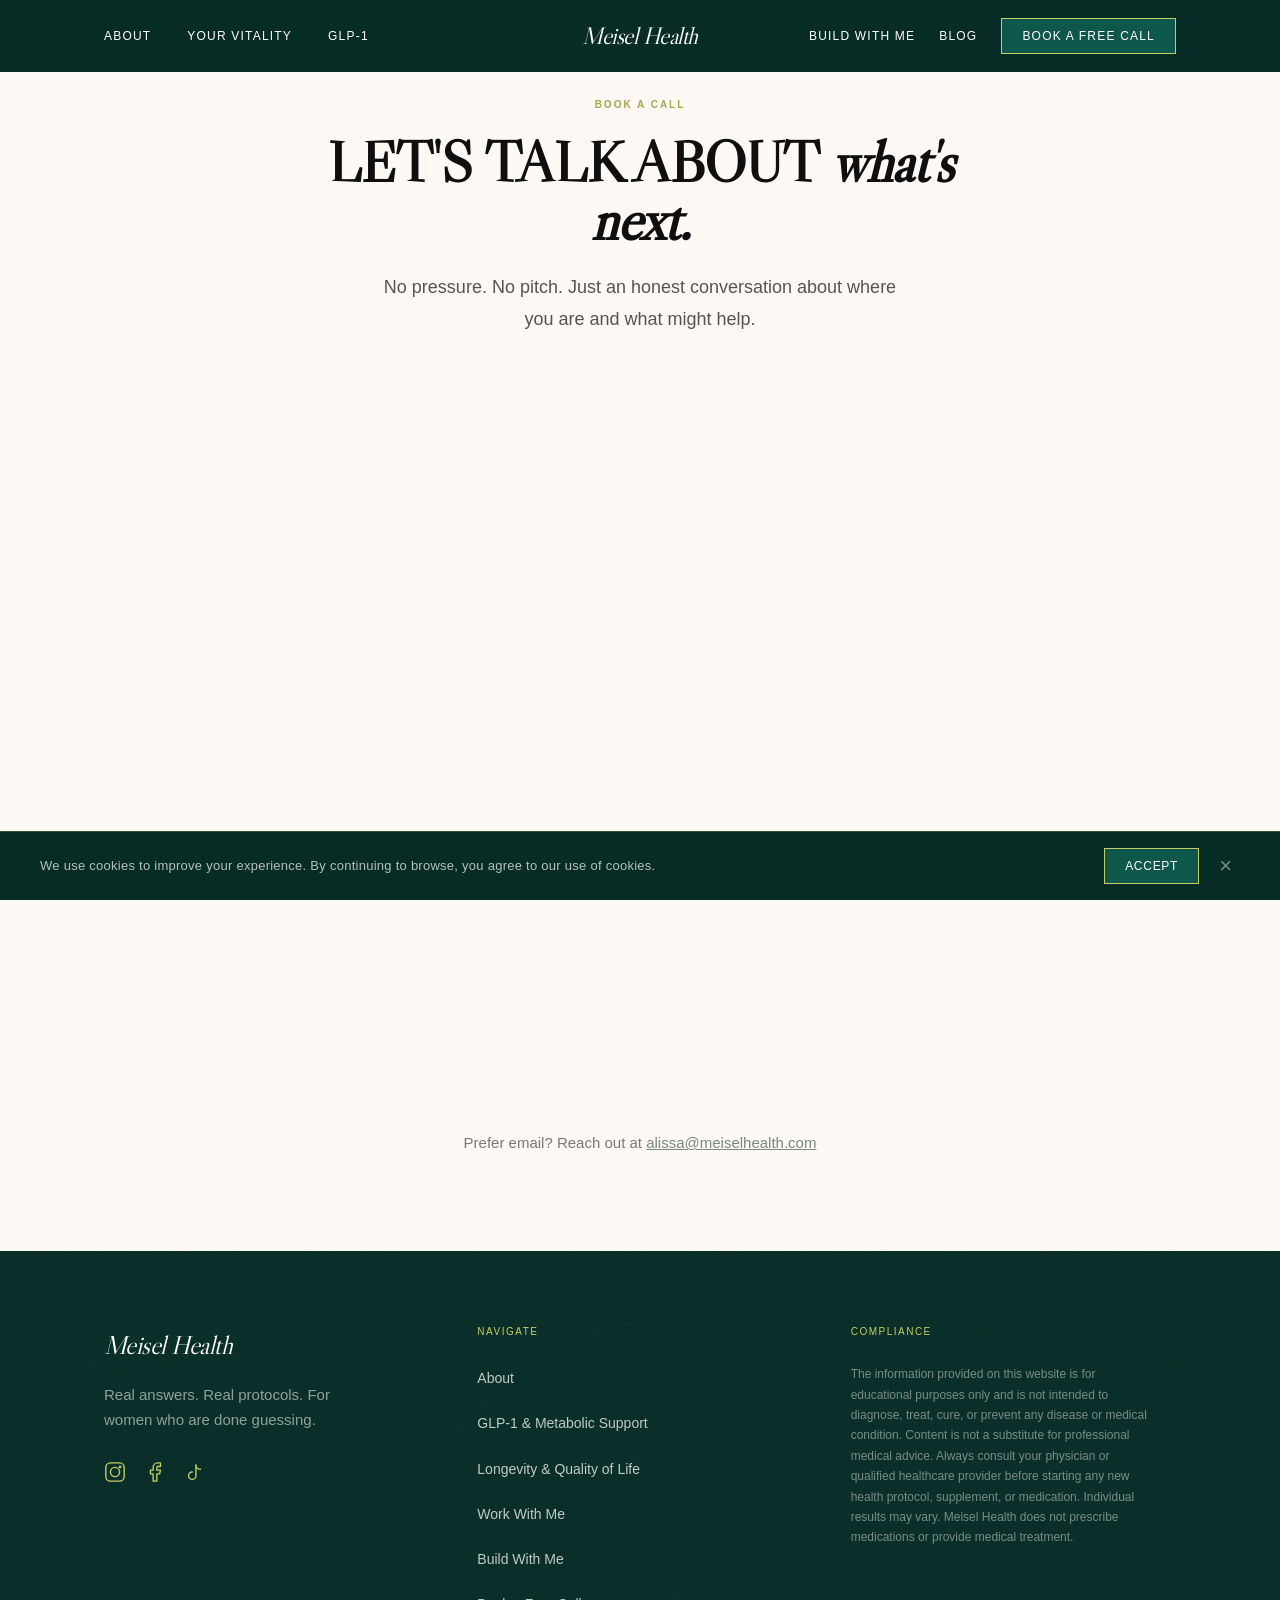
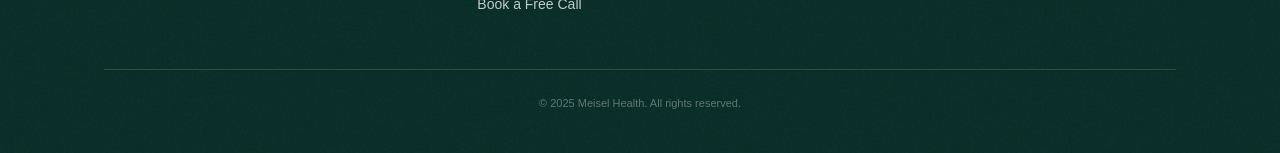
<file: contact.html>
<!DOCTYPE html>
<html lang="en">
<head>
  <meta charset="UTF-8">
  <meta name="viewport" content="width=device-width, initial-scale=1.0">
  <meta name="theme-color" content="#072c26">
  <meta http-equiv="X-UA-Compatible" content="IE=edge">

  <!-- Primary Meta -->
  <title>Book a Free Call with Alissa Meisel | Meisel Health</title>
  <meta name="description" content="Book a free call with Alissa Meisel, Board-Certified Health Coach. No pressure, no pitch. Just an honest conversation about where you are and what might help.">
  <meta name="author" content="Alissa Meisel">
  <meta name="robots" content="index, follow, max-image-preview:large, max-snippet:-1, max-video-preview:-1">
  <link rel="canonical" href="https://meiselhealth.com/contact.html">

  <!-- Open Graph -->
  <meta property="og:type" content="website">
  <meta property="og:site_name" content="Meisel Health">
  <meta property="og:title" content="Book a Free Call | Meisel Health">
  <meta property="og:description" content="Book a free call with Alissa Meisel. No pressure, no pitch. Just an honest conversation about where you are and what might help.">
  <meta property="og:url" content="https://meiselhealth.com/contact.html">
  <meta property="og:image" content="https://meiselhealth.com/images/og/homepage.jpg">
  <meta property="og:image:width" content="1200">
  <meta property="og:image:height" content="630">
  <meta property="og:locale" content="en_US">

  <!-- Twitter Card -->
  <meta name="twitter:card" content="summary_large_image">
  <meta name="twitter:title" content="Book a Free Call | Meisel Health">
  <meta name="twitter:description" content="Book a free call with Alissa Meisel. No pressure, no pitch. Just an honest conversation about where you are and what might help.">
  <meta name="twitter:image" content="https://meiselhealth.com/images/og/homepage.jpg">

  <!-- Fonts -->
  <link rel="preconnect" href="https://fonts.googleapis.com">
  <link rel="dns-prefetch" href="https://api.fontshare.com">
  <link rel="preconnect" href="https://fonts.gstatic.com" crossorigin>
  <link href="https://fonts.googleapis.com/css2?family=Libre+Caslon+Display&display=swap" rel="stylesheet">
  <link href="https://api.fontshare.com/v2/css?f[]=general-sans@400,500,600&display=swap" rel="stylesheet">

  <!-- Calendly preconnect -->
  <link rel="preconnect" href="https://assets.calendly.com" crossorigin>
  <link rel="preconnect" href="https://calendly.com" crossorigin>

  <!-- Styles -->
  <link rel="stylesheet" href="css/tokens.css">
  <link rel="stylesheet" href="css/styles.css">

  <!-- Favicon -->
  <link rel="icon" type="image/jpeg" href="images/brand/logo-400.jpg">

  <!-- Schema: BreadcrumbList -->
  <script type="application/ld+json">
  {
    "@context": "https://schema.org",
    "@type": "BreadcrumbList",
    "itemListElement": [
      {
        "@type": "ListItem",
        "position": 1,
        "name": "Home",
        "item": "https://meiselhealth.com/"
      },
      {
        "@type": "ListItem",
        "position": 2,
        "name": "Book a Call",
        "item": "https://meiselhealth.com/contact.html"
      }
    ]
  }
  </script>

  <!-- Schema: ContactPage with Organization + Person -->
  <script type="application/ld+json">
  {
    "@context": "https://schema.org",
    "@type": "ContactPage",
    "url": "https://meiselhealth.com/contact.html",
    "name": "Book a Free Call with Alissa Meisel",
    "description": "Schedule a free consultation with Alissa Meisel, Board-Certified Health Coach and founder of Meisel Health.",
    "mainEntity": {
      "@type": "Organization",
      "@id": "https://meiselhealth.com/#org",
      "name": "Meisel Health",
      "url": "https://meiselhealth.com/",
      "email": "alissa@meiselhealth.com",
      "contactPoint": {
        "@type": "ContactPoint",
        "contactType": "Customer Support",
        "email": "alissa@meiselhealth.com",
        "url": "https://calendly.com/alissameiselhealth/30min",
        "availableLanguage": ["English"]
      },
      "founder": {
        "@type": "Person",
        "@id": "https://meiselhealth.com/#founder",
        "name": "Alissa Meisel",
        "jobTitle": "Board-Certified Health Coach",
        "url": "https://meiselhealth.com/about.html"
      }
    }
  }
  </script>
</head>

<body>

  <!-- ============================================================
       NAV
       ============================================================ -->
  <nav class="nav" id="nav" role="navigation" aria-label="Main navigation">
    <div class="nav__inner">
      <div class="nav__left">
        <a href="about.html" class="nav__link">About</a>
        <a href="longevity-quality-of-life.html" class="nav__link">Your Vitality</a>
        <a href="glp-1-metabolic-support.html" class="nav__link">GLP-1</a>
      </div>

      <a href="/" class="nav__logo">Meisel Health</a>

      <div class="nav__right">
        <a href="build-with-me.html" class="nav__link">Build With Me</a>
        <a href="resources/" class="nav__link">Blog</a>
        <a href="contact.html" class="nav__cta">Book a Free Call</a>
      </div>

      <button class="nav__hamburger" id="nav-hamburger" aria-label="Open menu" aria-expanded="false">
        <span></span>
        <span></span>
        <span></span>
      </button>
    </div>

    <!-- Mobile overlay -->
    <div class="nav__overlay" id="nav-overlay" aria-hidden="true">
      <a href="about.html" class="nav__overlay-link">About</a>
      <a href="longevity-quality-of-life.html" class="nav__overlay-link">Your Vitality</a>
      <a href="glp-1-metabolic-support.html" class="nav__overlay-link">GLP-1</a>
      <a href="build-with-me.html" class="nav__overlay-link">Build With Me</a>
      <a href="resources/" class="nav__overlay-link">Blog</a>
      <a href="contact.html" class="nav__overlay-link">Book a Free Call</a>
    </div>
  </nav>


  <!-- ============================================================
       BOOK A CALL — MAIN CONTENT
       ============================================================ -->
  <section style="background-color: var(--color-cream); min-height: calc(100vh - 72px); display: flex; align-items: center; justify-content: center; padding: 96px 32px;">
    <div style="max-width: 720px; width: 100%; margin: 0 auto; text-align: center;">

      <p class="label" style="margin-bottom: 20px; justify-content: center;">Book a Call</p>

      <h1 style="font-family: var(--font-display); font-weight: 700; font-size: clamp(2.4rem, 5vw, 3.6rem); color: var(--color-black); line-height: 1.0; margin: 0 0 24px 0; text-transform: uppercase; letter-spacing: -1px;">
        LET'S TALK ABOUT <span style="font-style: italic; text-transform: none;">what's next.</span>
      </h1>

      <p style="font-family: var(--font-body); font-size: 18px; color: var(--color-black); opacity: 0.7; line-height: 1.75; max-width: 540px; margin: 0 auto 48px;">
        No pressure. No pitch. Just an honest conversation about where you are and what might help.
      </p>

      <!-- Calendly inline widget -->
      <div class="calendly-inline-widget" data-url="https://calendly.com/alissameiselhealth/30min" style="min-width:320px; height:700px; margin:0 auto 48px; max-width:100%;"></div>
      <script type="text/javascript" src="https://assets.calendly.com/assets/external/widget.js" async></script>
      <noscript>
        <p style="font-family: var(--font-body); font-size: 16px; color: var(--color-black); max-width: 540px; margin: 0 auto 48px; line-height: 1.7;">
          The scheduler requires JavaScript.
          <a href="https://calendly.com/alissameiselhealth/30min" target="_blank" rel="noopener" style="color: var(--color-forest); text-decoration: underline;">Book on Calendly directly.</a>
        </p>
      </noscript>

      <p style="font-family: var(--font-body); font-size: 15px; color: var(--color-black); opacity: 0.55; line-height: 1.6;">
        Prefer email? Reach out at <a href="mailto:alissa@meiselhealth.com" style="color: var(--color-forest); text-decoration: underline;">alissa@meiselhealth.com</a>
      </p>

    </div>
  </section>


  <!-- ============================================================
       FOOTER
       ============================================================ -->
  <footer class="footer grain-overlay" role="contentinfo">
    <div class="footer__inner">
      <!-- Left: Brand -->
      <div class="footer__brand">
        <p class="footer__brand-name">Meisel Health</p>
        <p class="footer__tagline">Real answers. Real protocols. For women who are done guessing.</p>
        <!-- TODO: Alissa to provide social media URLs for Instagram, Facebook, TikTok -->
        <div class="footer__social" aria-label="Social media links">
          <a href="#" class="footer__social-icon" aria-label="Follow Meisel Health on Instagram">
            <svg viewBox="0 0 24 24" fill="none" stroke="currentColor" stroke-width="1.5" stroke-linecap="round" stroke-linejoin="round"><rect x="2" y="2" width="20" height="20" rx="5"/><circle cx="12" cy="12" r="5"/><circle cx="17.5" cy="6.5" r="1.5" fill="currentColor" stroke="none"/></svg>
          </a>
          <a href="#" class="footer__social-icon" aria-label="Follow Meisel Health on Facebook">
            <svg viewBox="0 0 24 24" fill="none" stroke="currentColor" stroke-width="1.5" stroke-linecap="round" stroke-linejoin="round"><path d="M18 2h-3a5 5 0 0 0-5 5v3H7v4h3v8h4v-8h3l1-4h-4V7a1 1 0 0 1 1-1h3z"/></svg>
          </a>
          <a href="#" class="footer__social-icon" aria-label="Follow Meisel Health on TikTok">
            <svg viewBox="0 0 24 24" fill="none" stroke="currentColor" stroke-width="1.5" stroke-linecap="round" stroke-linejoin="round"><path d="M9 12a4 4 0 1 0 4 4V4a5 5 0 0 0 5 5"/></svg>
          </a>
        </div>
      </div>

      <!-- Middle: Navigation -->
      <div class="footer__nav">
        <p class="footer__nav-heading">Navigate</p>
        <ul class="footer__nav-list">
          <li><a href="about.html" class="footer__nav-link">About</a></li>
          <li><a href="glp-1-metabolic-support.html" class="footer__nav-link">GLP-1 &amp; Metabolic Support</a></li>
          <li><a href="longevity-quality-of-life.html" class="footer__nav-link">Longevity &amp; Quality of Life</a></li>
          <li><a href="work-with-me.html" class="footer__nav-link">Work With Me</a></li>
          <li><a href="build-with-me.html" class="footer__nav-link">Build With Me</a></li>
          <li><a href="contact.html" class="footer__nav-link">Book a Free Call</a></li>
        </ul>
      </div>

      <!-- Right: Compliance -->
      <div class="footer__compliance">
        <p class="footer__compliance-heading">Compliance</p>
        <p class="footer__compliance-text">The information provided on this website is for educational purposes only and is not intended to diagnose, treat, cure, or prevent any disease or medical condition. Content is not a substitute for professional medical advice. Always consult your physician or qualified healthcare provider before starting any new health protocol, supplement, or medication. Individual results may vary. Meisel Health does not prescribe medications or provide medical treatment.</p>
      </div>
    </div>

    <div class="footer__bottom">
      <div class="footer__bottom-rule"></div>
      <p class="footer__copyright">&copy; 2025 Meisel Health. All rights reserved.</p>
    </div>
  </footer>


  <!-- Scripts -->
  <script src="js/main.js" defer></script>
</body>
</html>
</file>
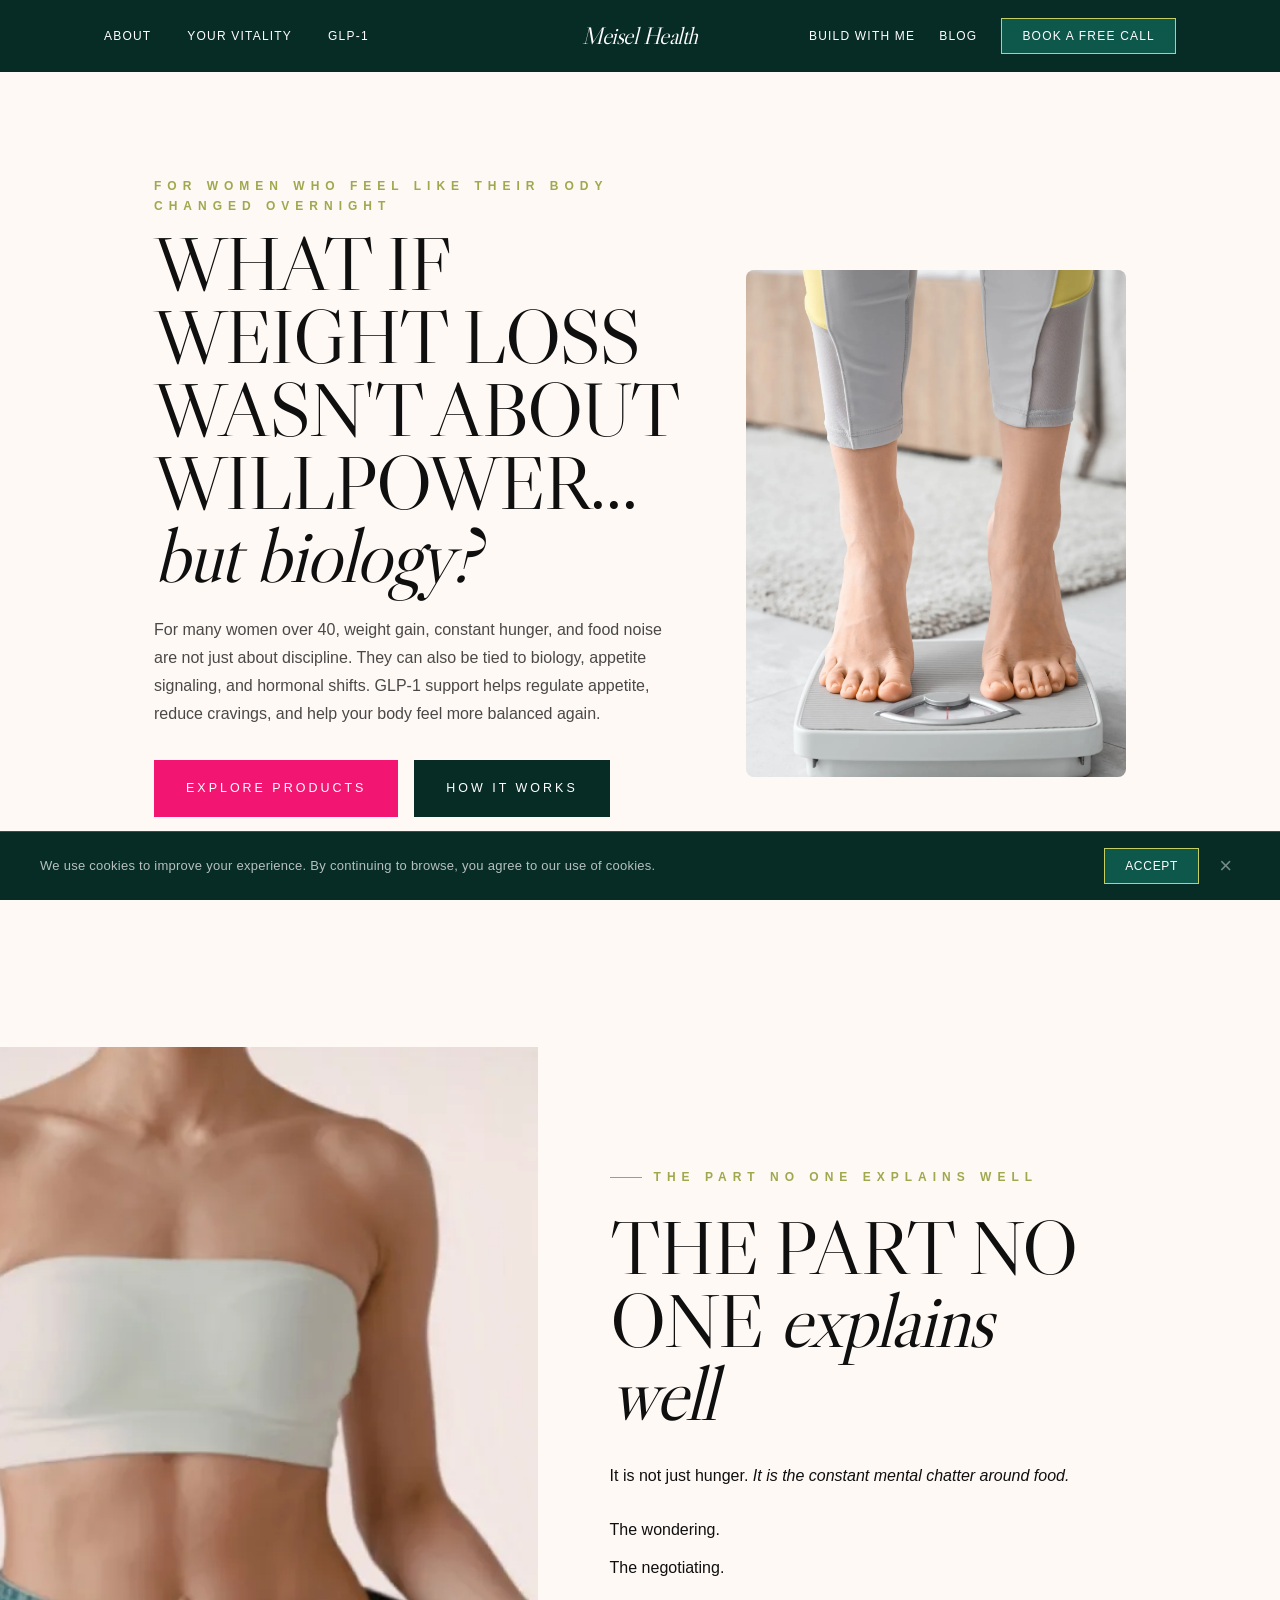
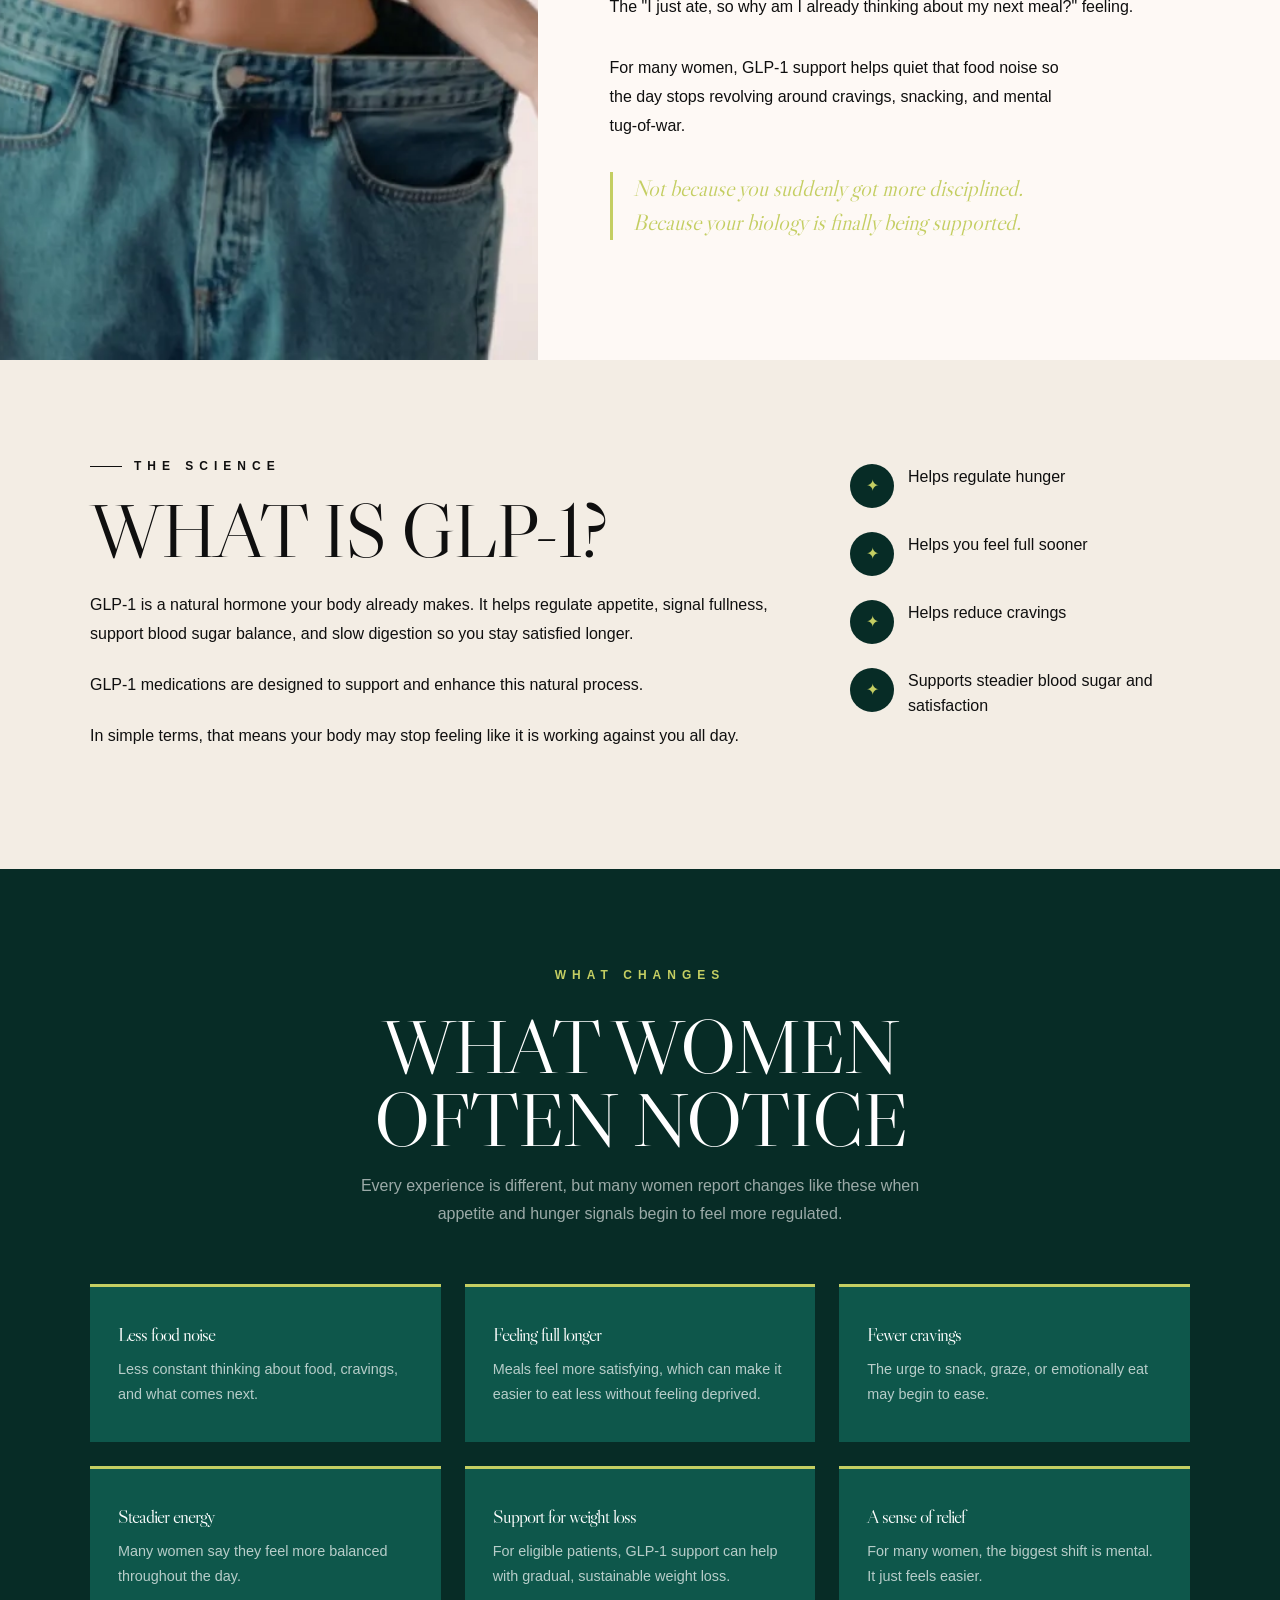
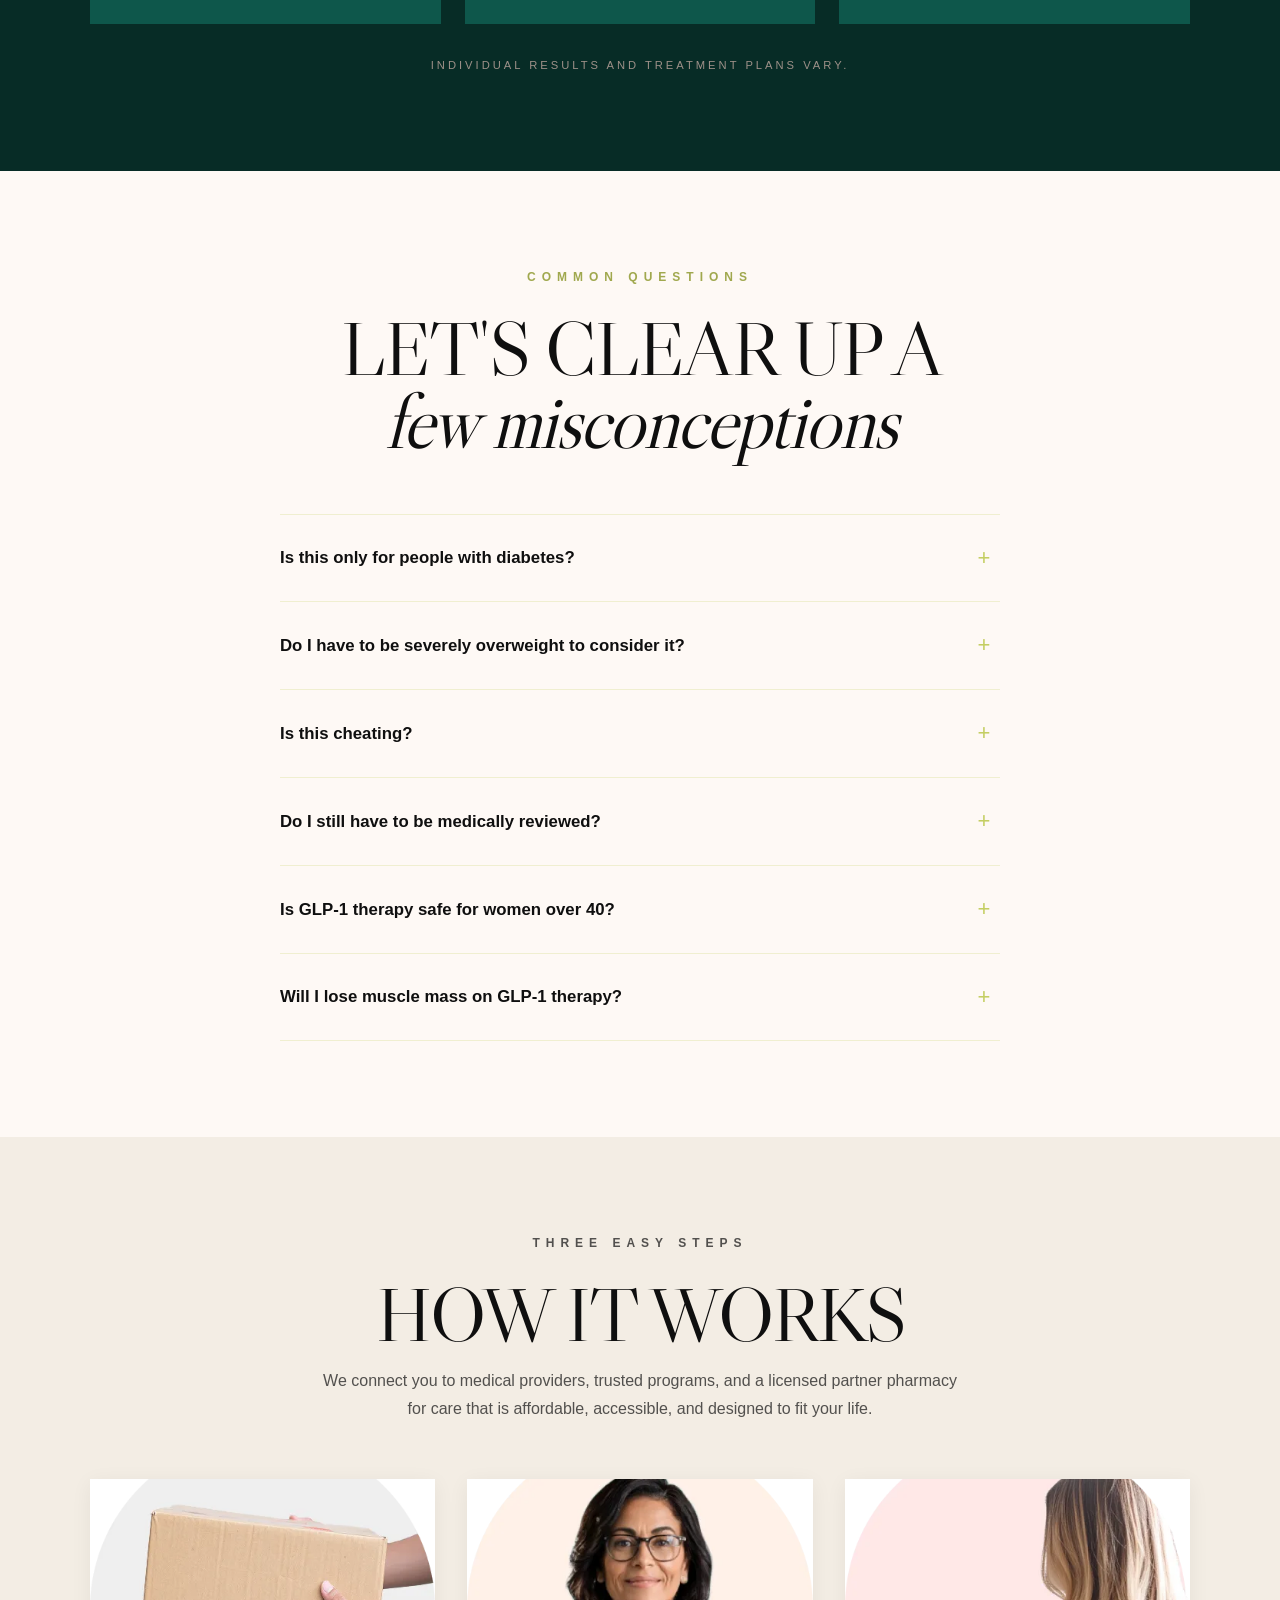
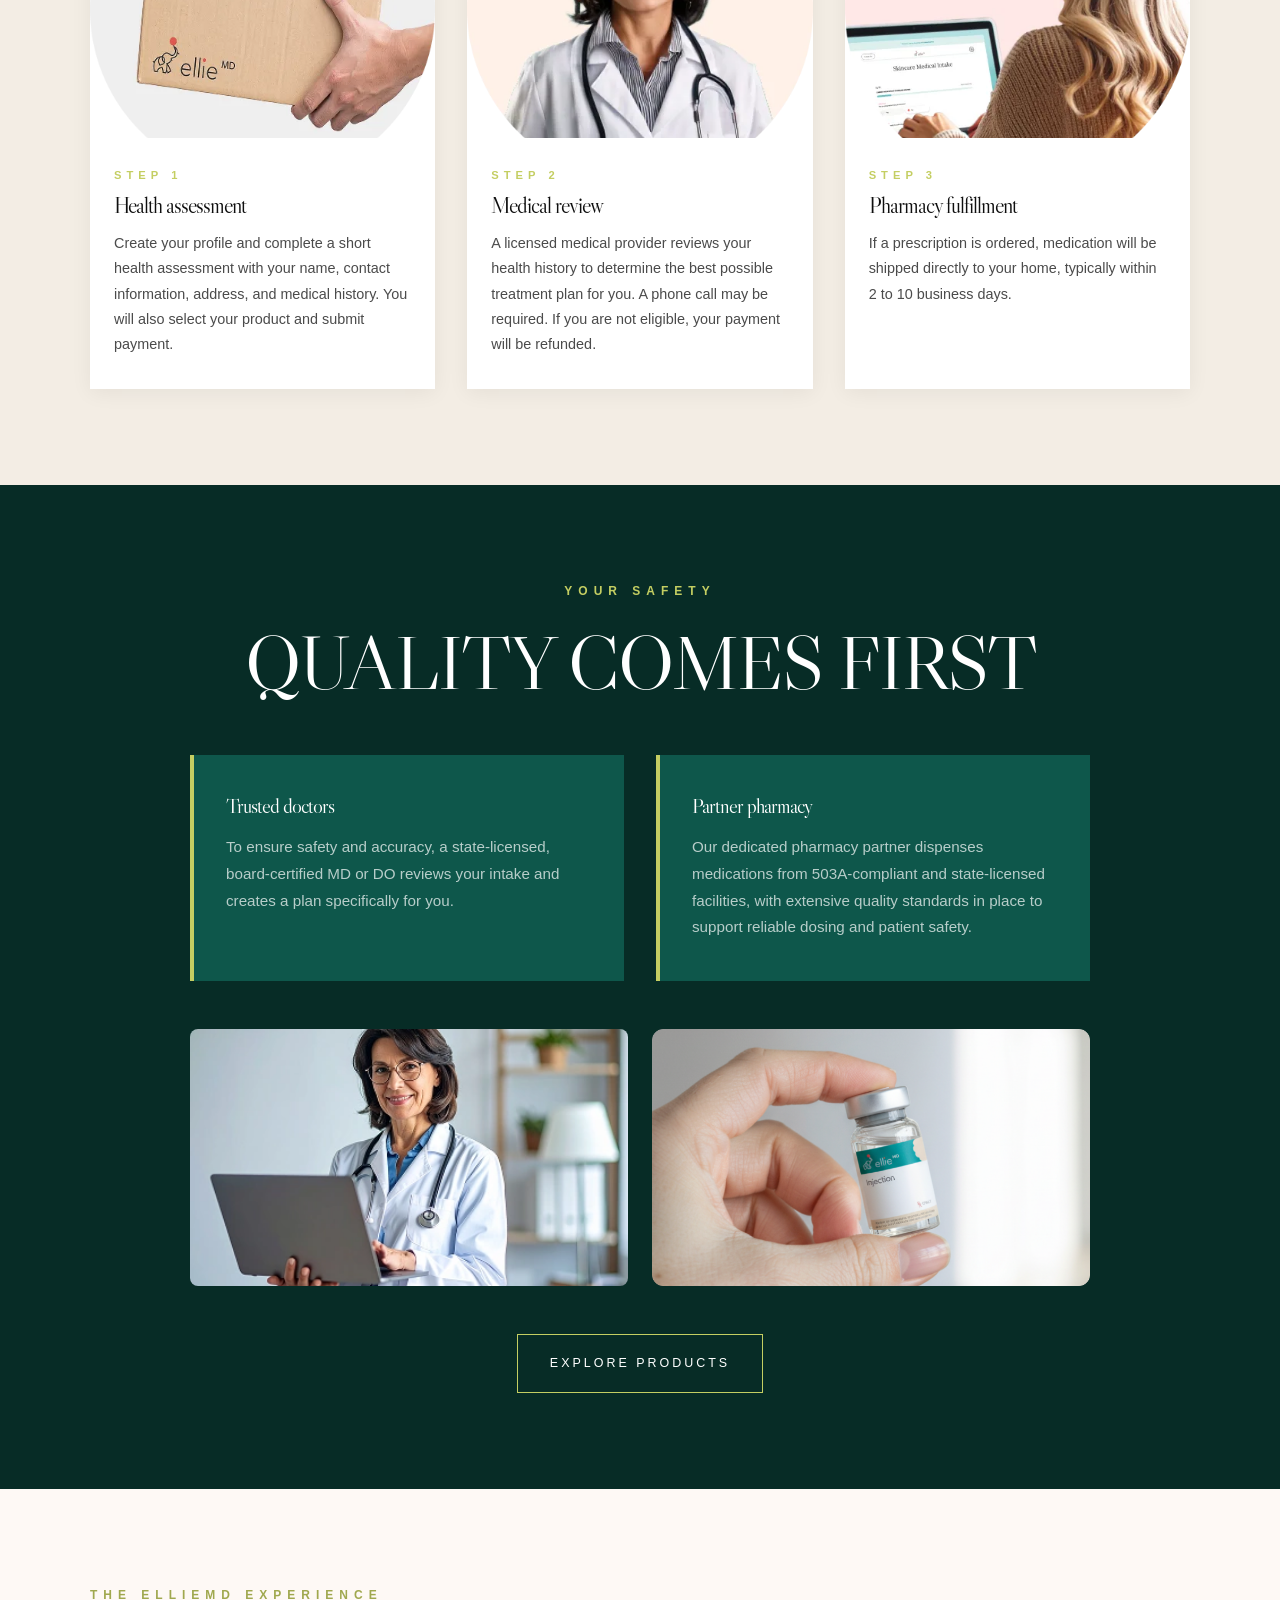
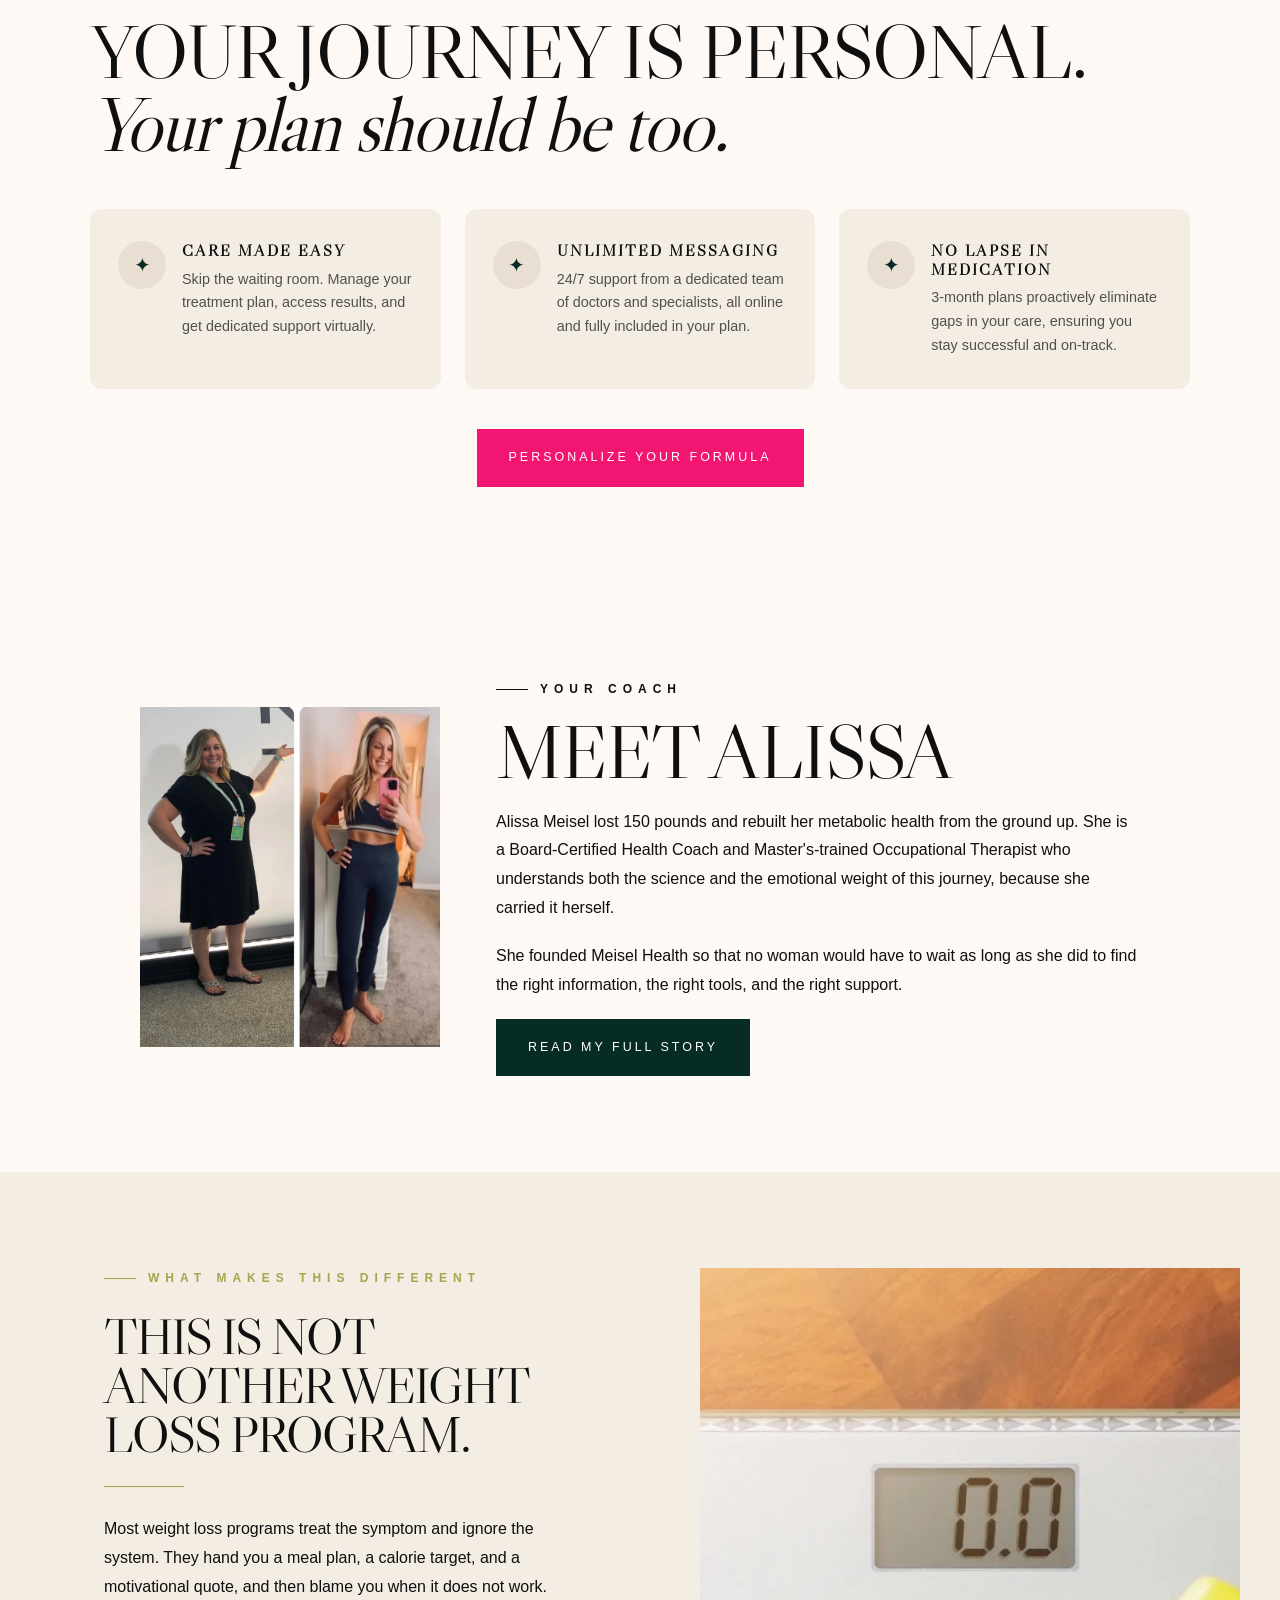
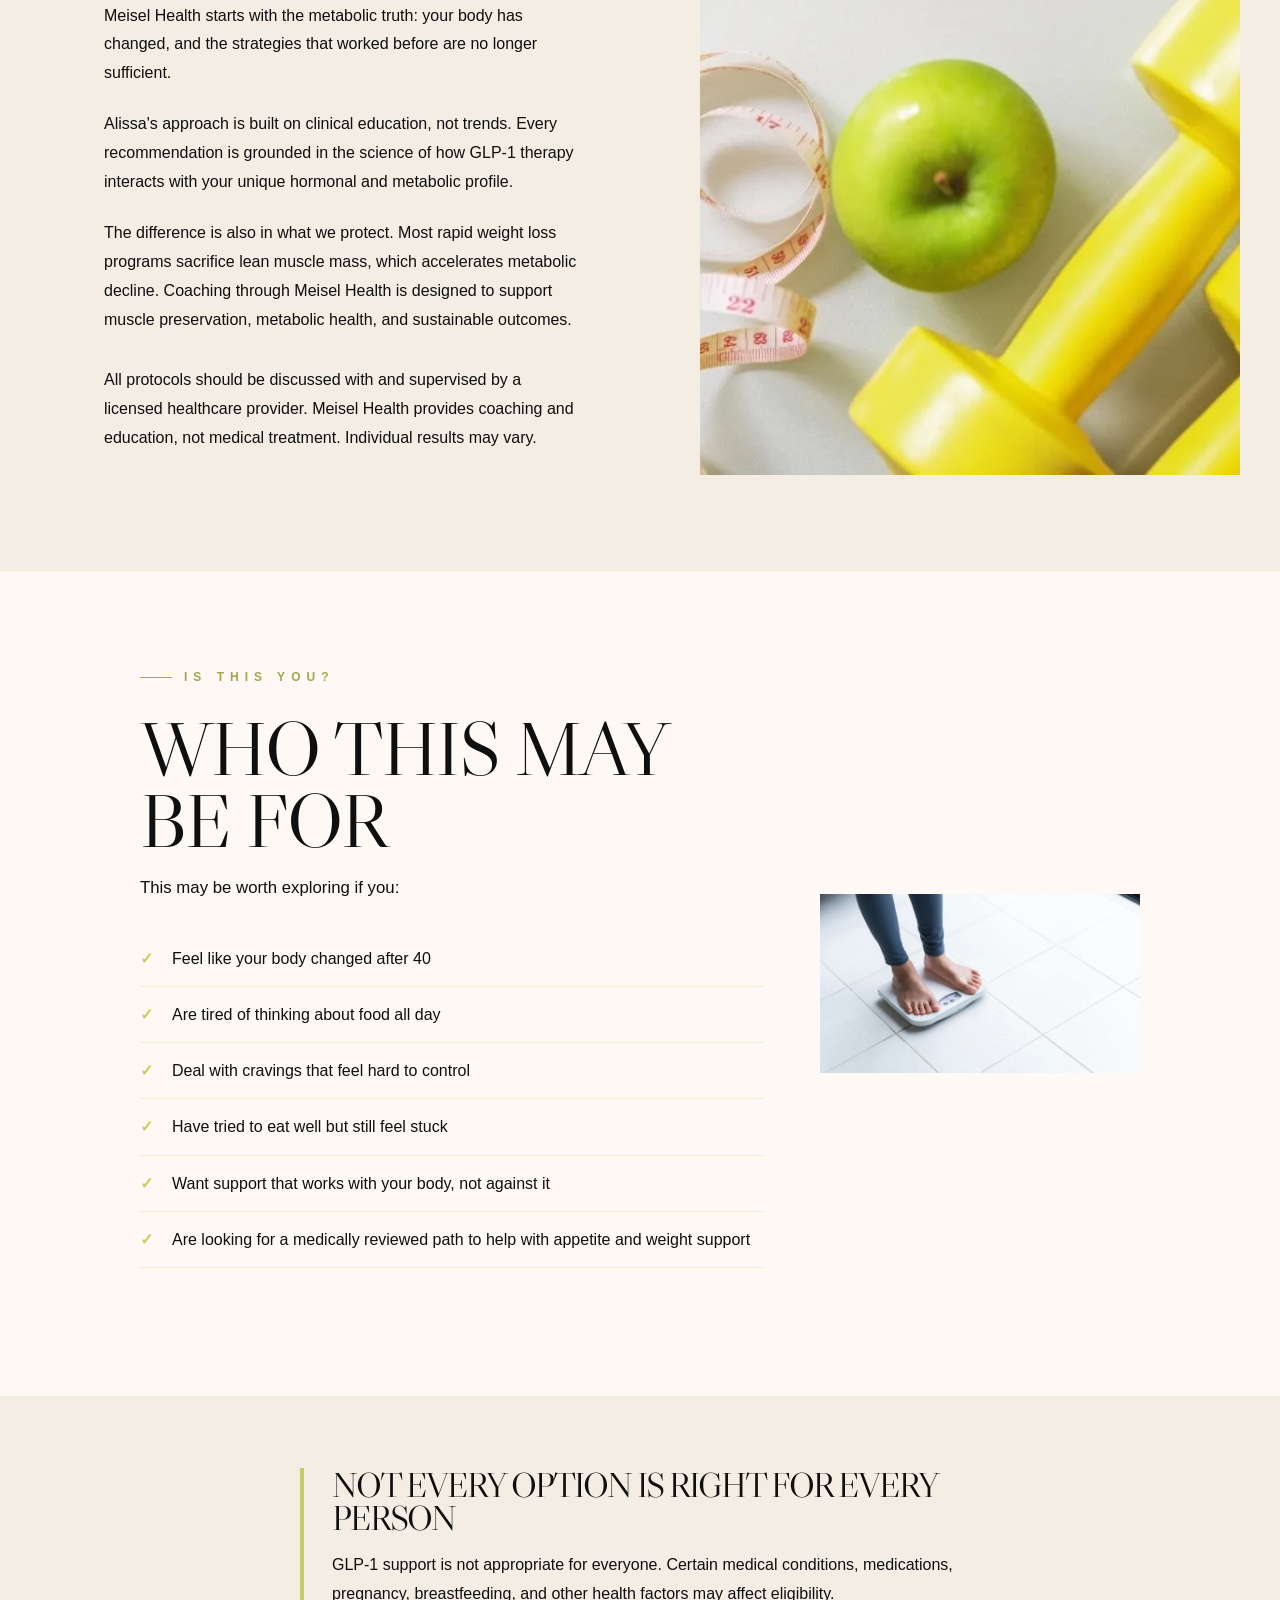
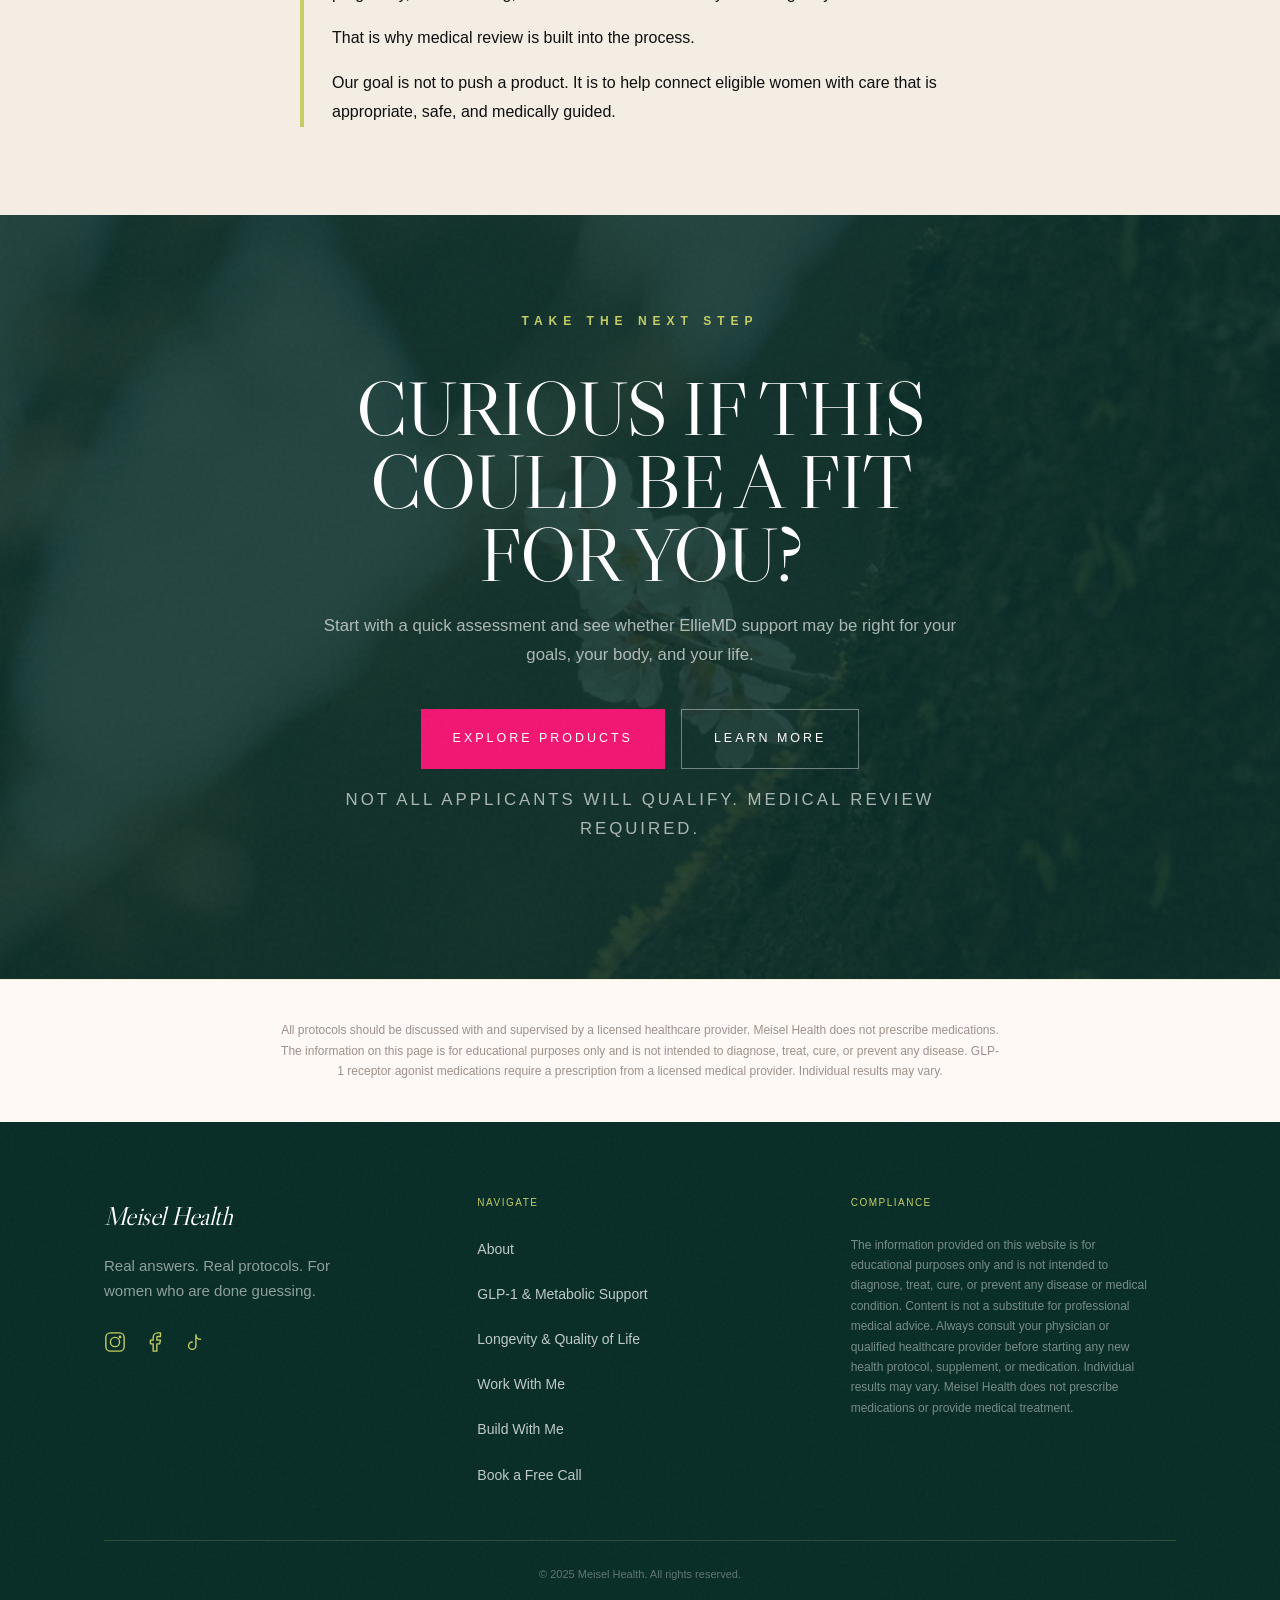
<file: glp-1-metabolic-support.html>
<!DOCTYPE html>
<html lang="en">
<head>
  <meta charset="UTF-8">
  <meta name="viewport" content="width=device-width, initial-scale=1.0">
  <meta name="theme-color" content="#072c26">

  <!-- Primary Meta -->
  <title>GLP-1 Support for Women Over 40 | Meisel Health + EllieMD</title>
  <meta name="description" content="GLP-1 support may help reduce food noise, regulate appetite, and aid weight loss for eligible women over 40. Medically reviewed care via EllieMD.">
  <meta name="author" content="Alissa Meisel">
  <meta name="robots" content="index, follow, max-image-preview:large, max-snippet:-1, max-video-preview:-1">
  <link rel="canonical" href="https://meiselhealth.com/glp-1-metabolic-support.html">

  <!-- Open Graph -->
  <meta property="og:type" content="article">
  <meta property="og:site_name" content="Meisel Health">
  <meta property="og:title" content="GLP-1 Support for Women Over 40 | Meisel Health">
  <meta property="og:description" content="Learn how GLP-1 support may help reduce food noise, regulate appetite, and support weight loss for eligible women over 40.">
  <meta property="og:url" content="https://meiselhealth.com/glp-1-metabolic-support.html">
  <meta property="og:image" content="https://meiselhealth.com/images/og/treadmill.jpg">
  <meta property="og:image:width" content="1200">
  <meta property="og:image:height" content="630">
  <meta property="og:locale" content="en_US">

  <!-- Twitter Card -->
  <meta name="twitter:card" content="summary_large_image">
  <meta name="twitter:title" content="GLP-1 Support for Women Over 40 | Meisel Health">
  <meta name="twitter:description" content="Learn how GLP-1 support may help reduce food noise, regulate appetite, and support weight loss for women over 40.">
  <meta name="twitter:image" content="https://meiselhealth.com/images/og/treadmill.jpg">

  <!-- Fonts -->
  <link rel="preconnect" href="https://fonts.googleapis.com">
  <link rel="dns-prefetch" href="https://api.fontshare.com">
  <link rel="preconnect" href="https://fonts.gstatic.com" crossorigin>
  <link href="https://fonts.googleapis.com/css2?family=Libre+Caslon+Display&display=swap" rel="stylesheet">
  <link href="https://api.fontshare.com/v2/css?f[]=general-sans@400,500,600&display=swap" rel="stylesheet">

  <!-- Preload LCP image -->
  <link rel="preload" as="image" type="image/webp" href="images/resources/43.webp">

  <!-- Styles -->
  <link rel="stylesheet" href="css/tokens.css">
  <link rel="stylesheet" href="css/styles.css">

  <!-- Favicon -->
  <link rel="icon" type="image/jpeg" href="images/brand/logo-400.jpg">

  <!-- Schema: BreadcrumbList -->
  <script type="application/ld+json">
  {
    "@context": "https://schema.org",
    "@type": "BreadcrumbList",
    "itemListElement": [
      {"@type": "ListItem", "position": 1, "name": "Home", "item": "https://meiselhealth.com/"},
      {"@type": "ListItem", "position": 2, "name": "GLP-1 Support", "item": "https://meiselhealth.com/glp-1-metabolic-support.html"}
    ]
  }
  </script>

  <!-- Schema: FAQPage -->
  <script type="application/ld+json">
  {
    "@context": "https://schema.org",
    "@type": "FAQPage",
    "mainEntity": [
      {
        "@type": "Question",
        "name": "Is GLP-1 only for people with diabetes?",
        "acceptedAnswer": {"@type": "Answer", "text": "No. While GLP-1 medications were originally developed for blood sugar support, they are also used in weight management and metabolic care under medical supervision."}
      },
      {
        "@type": "Question",
        "name": "Do I have to be severely overweight to consider GLP-1 support?",
        "acceptedAnswer": {"@type": "Answer", "text": "Not necessarily. Many women exploring GLP-1 support are dealing with stubborn weight gain, hormonal changes, increased hunger, or constant cravings. Eligibility is determined through medical review."}
      },
      {
        "@type": "Question",
        "name": "Is GLP-1 therapy cheating?",
        "acceptedAnswer": {"@type": "Answer", "text": "No. This is not about replacing effort. It is about supporting the biological signals that affect hunger, fullness, and appetite."}
      },
      {
        "@type": "Question",
        "name": "Do I still have to be medically reviewed for GLP-1?",
        "acceptedAnswer": {"@type": "Answer", "text": "Yes. Medical review is part of the process. A licensed provider evaluates your health history and determines whether treatment is appropriate for you."}
      },
      {
        "@type": "Question",
        "name": "Is GLP-1 therapy safe for women over 40?",
        "acceptedAnswer": {"@type": "Answer", "text": "GLP-1 receptor agonists have been studied extensively in clinical trials and are FDA-approved for specific indications. Safety depends on your individual health profile, current medications, and medical history. Working with both a prescribing provider and a knowledgeable health coach helps you understand what to watch for and when to communicate with your medical team."}
      },
      {
        "@type": "Question",
        "name": "Will I lose muscle mass on GLP-1 therapy?",
        "acceptedAnswer": {"@type": "Answer", "text": "It depends on how you approach it. Rapid weight loss from any method can result in lean muscle loss if nutrition and movement are not optimized. With proper protein targets, resistance training guidance, and metabolic monitoring, women can support lean mass preservation while the therapy does its work."}
      }
    ]
  }
  </script>

  <!-- Schema: Speakable -->
  <script type="application/ld+json">
  {
    "@context": "https://schema.org",
    "@type": "WebPage",
    "name": "GLP-1 Support for Women Over 40",
    "speakable": {"@type": "SpeakableSpecification", "cssSelector": [".speakable-answer", ".key-definition", "h1", ".glp-hero__subhead"]},
    "url": "https://meiselhealth.com/glp-1-metabolic-support.html"
  }
  </script>

  <style>
/* EDITORIAL TYPOGRAPHY */
.label { font-size: 0.75rem !important; font-weight: 700 !important; letter-spacing: 6px !important; }
h2 { font-size: clamp(2.8rem, 6vw, 5rem) !important; line-height: 0.95 !important; letter-spacing: -2px !important; text-transform: uppercase; }
blockquote { font-family: var(--font-display) !important; font-style: italic !important; font-size: 1.3rem !important; line-height: 1.5 !important; border-left: 3px solid var(--color-gold) !important; padding-left: 24px !important; margin: 32px 0 !important; }
.btn-magenta, .btn-primary, .btn-ghost { font-size: 0.78rem !important; letter-spacing: 3px !important; padding: 18px 32px !important; height: auto !important; }
section { padding-top: 96px !important; padding-bottom: 96px !important; }

/* FOOD NOISE */
.food-noise { position: relative; background: var(--color-cream); padding: 0 !important; overflow: hidden; }
.food-noise__inner { display: flex; min-height: 600px; align-items: stretch; }
.food-noise__image { width: 42%; flex-shrink: 0; overflow: hidden; }
.food-noise__image img { width: 100%; height: 100%; object-fit: cover; display: block; }
.food-noise__text { flex: 1; padding: 120px 72px; display: flex; flex-direction: column; justify-content: center; }
.food-noise__headline { font-family: var(--font-display); font-size: clamp(2.4rem, 5vw, 3.5rem); line-height: 0.95; letter-spacing: -2px; color: var(--color-black); margin-bottom: 32px; max-width: 480px; text-transform: uppercase; }
.food-noise__lines { font-family: var(--font-body); font-size: 1rem; line-height: 2.4; color: var(--color-black); margin-bottom: 28px; opacity: 0.6; }
.food-noise__lines span { display: block; }
.food-noise__body { font-family: var(--font-body); font-size: 1rem; line-height: 1.8; color: var(--color-black); margin-bottom: 32px; max-width: 460px; }
.food-noise__highlight { font-family: var(--font-display); font-style: italic; font-size: clamp(1.15rem, 2.5vw, 1.4rem); line-height: 1.5; color: var(--color-gold); max-width: 460px; border-left: 3px solid var(--color-gold); padding-left: 20px; }

/* WHAT GLP-1 */
.what-glp1 { background: var(--color-cream-deep); }
.what-glp1__inner { max-width: 1100px; margin: 0 auto; display: flex; gap: 64px; align-items: flex-start; flex-wrap: wrap; }
.what-glp1__text { flex: 1; min-width: 320px; }
.what-glp1__text h2 { margin-bottom: 24px; }
.what-glp1__text p { font-family: var(--font-body); font-size: 1rem; line-height: 1.8; color: var(--color-black); margin-bottom: 1.4em; }
.what-glp1__points { flex: 0 0 340px; display: flex; flex-direction: column; gap: 24px; padding-top: 8px; }
.what-glp1__point { display: flex; align-items: flex-start; gap: 14px; font-family: var(--font-body); font-size: 1rem; line-height: 1.6; color: var(--color-black); }
.what-glp1__point-icon { flex-shrink: 0; width: 44px; height: 44px; background: var(--color-forest); border-radius: 50%; display: flex; align-items: center; justify-content: center; color: var(--color-gold); font-size: 16px; }

/* BENEFITS */
.benefits { background: var(--color-forest); }
.benefits__header { text-align: center; max-width: 600px; margin: 0 auto 56px; }
.benefits__header h2 { color: var(--color-white); margin-bottom: 16px; }
.benefits__header p { font-family: var(--font-body); font-size: 1rem; line-height: 1.75; color: rgba(255,255,255,0.6); }
.benefits__grid { display: grid; grid-template-columns: repeat(3, 1fr); gap: 24px; max-width: 1100px; margin: 0 auto; }
.benefit-card { background: var(--color-forest-mid); padding: 36px 28px; border-top: 3px solid var(--color-gold); transition: transform 0.3s ease, box-shadow 0.3s ease; }
.benefit-card:hover { transform: translateY(-4px); box-shadow: 0 12px 40px rgba(0,0,0,0.25); }
.benefit-card h3 { font-size: 1.2rem; color: var(--color-white); margin-bottom: 12px; letter-spacing: -1px; }
.benefit-card p { font-family: var(--font-body); font-size: 0.9rem; line-height: 1.7; color: rgba(255,255,255,0.7); }
.benefits__micro { text-align: center; font-family: var(--font-label); font-size: 0.7rem; color: var(--color-stone); margin-top: 32px; letter-spacing: 3px; text-transform: uppercase; }

/* MISCONCEPTIONS */
.misconceptions { background: var(--color-cream); }
.misconceptions__header { text-align: center; max-width: 600px; margin: 0 auto 56px; }
.misconceptions__list { max-width: 720px; margin: 0 auto; }
.misconception { border-bottom: 1px solid var(--color-gold-divider); padding: 28px 0; }
.misconception:first-child { border-top: 1px solid var(--color-gold-divider); }
.misconception__q { display: flex; align-items: center; justify-content: space-between; width: 100%; padding: 0; font-family: var(--font-body); font-weight: 600; font-size: 1.05rem; color: var(--color-black); text-align: left; cursor: pointer; background: none; border: none; line-height: 1.4; }
.misconception__icon { flex-shrink: 0; font-family: var(--font-label); font-size: 22px; font-weight: 300; color: var(--color-gold); width: 32px; text-align: center; margin-left: 16px; }
.misconception__a { max-height: 0; overflow: hidden; transition: max-height 350ms ease; }
.misconception__a p { font-family: var(--font-body); font-size: 0.95rem; line-height: 1.8; color: var(--color-black); padding-top: 16px; }

/* HOW IT WORKS */
.how-works { background: var(--color-cream-deep); }
.how-works__header { text-align: center; max-width: 640px; margin: 0 auto 56px; }
.how-works__header h2 { margin-bottom: 16px; }
.how-works__header p { font-family: var(--font-body); font-size: 1rem; line-height: 1.75; color: var(--color-black); opacity: 0.7; }
.how-works__steps { display: grid; grid-template-columns: repeat(3, 1fr); gap: 32px; max-width: 1100px; margin: 0 auto; }
.step-card { background: var(--color-white); overflow: hidden; box-shadow: 0 4px 20px rgba(0,0,0,0.06); transition: transform 0.3s ease; }
.step-card:hover { transform: translateY(-4px); }
.step-card__img { width: 100%; aspect-ratio: 4/3; object-fit: cover; display: block; }
.step-card__body { padding: 28px 24px 32px; }
.step-card__step { font-family: var(--font-label); font-size: 0.7rem; font-weight: 700; text-transform: uppercase; letter-spacing: 5px; color: var(--color-gold); margin-bottom: 8px; }
.step-card__title { font-family: var(--font-display); font-size: 1.4rem; color: var(--color-black); margin-bottom: 12px; letter-spacing: -1px; }
.step-card__text { font-family: var(--font-body); font-size: 0.9rem; line-height: 1.75; color: var(--color-black); opacity: 0.75; }

/* TRUST */
.trust { background: var(--color-forest); }
.trust__header { text-align: center; margin-bottom: 56px; }
.trust__header h2 { color: var(--color-white); }
.trust__cards { display: grid; grid-template-columns: repeat(2, 1fr); gap: 32px; max-width: 900px; margin: 0 auto 48px; }
.trust-card { background: var(--color-forest-mid); padding: 40px 32px; border-left: 4px solid var(--color-gold); }
.trust-card h3 { font-size: 1.3rem; color: var(--color-white); margin-bottom: 16px; letter-spacing: -1px; }
.trust-card p { font-family: var(--font-body); font-size: 0.95rem; line-height: 1.75; color: rgba(255,255,255,0.7); }
.trust__cta { text-align: center; }

/* ABOUT MINI */
.about-mini { background: var(--color-cream); }
.about-mini__inner { max-width: 1000px; margin: 0 auto; display: flex; gap: 56px; align-items: center; flex-wrap: wrap; }
.about-mini__photo { flex: 0 0 300px; overflow: hidden; }
.about-mini__photo img { width: 100%; display: block; object-fit: cover; }
.about-mini__text { flex: 1; min-width: 280px; }
.about-mini__text h2 { margin-bottom: 20px; }
.about-mini__text p { font-family: var(--font-body); font-size: 1rem; line-height: 1.8; color: var(--color-black); margin-bottom: 1.2em; }

/* DIFFERENT */
.different { position: relative; z-index: 1; background: var(--color-cream-deep); padding: 96px 0 !important; }
.different__inner { display: flex; align-items: stretch; max-width: 1200px; margin: 0 auto; }
.different__text { width: 55%; padding: 0 72px 0 64px; }
.different__headline { font-family: var(--font-display); font-size: clamp(2.4rem, 4vw, 3.5rem) !important; line-height: 0.95 !important; letter-spacing: -2px !important; color: var(--color-black); max-width: 480px; margin-bottom: 28px; text-transform: uppercase; }
.different__body p { font-family: var(--font-body); font-size: 1rem; line-height: 1.8; color: var(--color-black); max-width: 480px; margin-bottom: 1.4em; }
.different__photo { width: 45%; flex-shrink: 0; overflow: hidden; }
.different__photo img { width: 100%; height: 100%; object-fit: cover; min-height: 500px; }

/* WHO FOR */
.who-for { background: var(--color-cream); }
.who-for__inner { max-width: 720px; margin: 0 auto; }
.who-for h2 { margin-bottom: 16px; }
.who-for__intro { font-family: var(--font-body); font-size: 1.05rem; line-height: 1.75; color: var(--color-black); margin-bottom: 28px; }
.who-for__list { list-style: none; padding: 0; margin: 0 0 32px; }
.who-for__list li { font-family: var(--font-body); font-size: 1rem; line-height: 1.7; color: var(--color-black); padding: 14px 0 14px 32px; position: relative; border-bottom: 1px solid var(--color-gold-divider); }
.who-for__list li::before { content: '✓'; position: absolute; left: 0; color: var(--color-gold); font-weight: 600; }

/* WHO NOT */
.who-not { background: var(--color-cream-deep); padding: 72px 64px !important; }
.who-not__inner { max-width: 680px; margin: 0 auto; border-left: 4px solid var(--color-gold); padding-left: 28px; }
.who-not h2 { font-size: clamp(1.6rem, 3vw, 2.2rem) !important; margin-bottom: 16px; }
.who-not p { font-family: var(--font-body); font-size: 1rem; line-height: 1.8; color: var(--color-black); margin-bottom: 1em; }

/* FINAL CTA */
.final-cta { position: relative; background: var(--color-forest); text-align: center; overflow: hidden; }
.final-cta__bg { position: absolute; inset: 0; background: url('images/resources/cherry-blossoms.jpg') center / cover no-repeat; opacity: 0.12; }
.final-cta__inner { position: relative; z-index: 2; max-width: 640px; margin: 0 auto; }
.final-cta h2 { color: var(--color-white); margin-bottom: 20px; }
.final-cta p { font-family: var(--font-body); font-size: 1.05rem; line-height: 1.75; color: rgba(255,255,255,0.65); margin-bottom: 40px; }
.final-cta__micro { font-family: var(--font-label); font-size: 0.65rem; color: var(--color-stone); margin-top: 16px; letter-spacing: 3px; text-transform: uppercase; }

/* COMPLIANCE */
.compliance-banner { background: var(--color-cream); padding: 40px 64px !important; border-top: 1px solid var(--color-gold-divider); }
.compliance-banner__text { max-width: 720px; margin: 0 auto; font-family: var(--font-label); font-size: 0.75rem; line-height: 1.7; color: var(--color-stone); text-align: center; }

/* RESPONSIVE */
@media (max-width: 1024px) {
  .benefits__grid { grid-template-columns: repeat(2, 1fr); }
  .how-works__steps { grid-template-columns: repeat(2, 1fr); }
  .trust__cards { grid-template-columns: 1fr; max-width: 540px; }
  .different__inner { flex-direction: column; }
  .different__text { width: 100%; padding: 0 64px; margin-bottom: 40px; }
  .different__photo { width: 100%; }
  .different__photo img { min-height: 360px; }
  .different__headline { max-width: 100% !important; }
  .different__body p { max-width: 100%; }
  .about-mini__photo { flex: 0 0 240px; }
  .food-noise__inner { flex-direction: column; }
  .food-noise__image { width: 100%; height: 50vh; }
  .food-noise__text { padding: 80px 64px; }
}

@media (max-width: 768px) {
  .label { font-size: 0.7rem !important; letter-spacing: 4px !important; }
  h2 { font-size: clamp(2.4rem, 9vw, 4.5rem) !important; }
  section { padding: 64px 24px !important; }
  .btn-magenta, .btn-primary, .btn-ghost { width: 100%; max-width: 360px; text-align: center; display: block; margin: 0 auto; }
  .food-noise__image { height: 40vh; }
  .food-noise__headline { font-size: clamp(2rem, 7vw, 3rem) !important; }
  .food-noise__text { padding: 64px 24px; }
  .benefits__grid { grid-template-columns: 1fr; max-width: 440px; margin-left: auto; margin-right: auto; }
  .how-works__steps { grid-template-columns: 1fr; max-width: 440px; margin-left: auto; margin-right: auto; }
  .what-glp1__inner { flex-direction: column; }
  .what-glp1__points { flex: 1 1 auto; }
  .about-mini__inner { flex-direction: column; text-align: center; }
  .about-mini__photo { flex: 1 1 auto; max-width: 280px; margin: 0 auto; }
  .who-for__inner { flex-direction: column !important; }
  .who-for__inner > div:last-child { flex: 1 1 auto !important; max-width: 100%; }
  .misconception__q { font-size: 0.95rem; }

  /* Hero split on mobile */
  #hero > div { flex-direction: column !important; padding: 40px 24px !important; }
  #hero > div > div:last-child { flex: 1 1 auto !important; max-width: 100% !important; margin-top: 24px; }
  #hero h1 { font-size: clamp(2rem, 8vw, 3rem) !important; }

  /* Trust images stack */
  .trust img { min-width: 100% !important; }
}
  </style>
</head>

<body>

  <!-- NAV -->
  <nav class="nav" id="nav" role="navigation" aria-label="Main navigation">
    <div class="nav__inner">
      <div class="nav__left">
        <a href="about.html" class="nav__link">About</a>
        <a href="longevity-quality-of-life.html" class="nav__link">Your Vitality</a>
        <a href="glp-1-metabolic-support.html" class="nav__link">GLP-1</a>
      </div>
      <a href="/" class="nav__logo">Meisel Health</a>
      <div class="nav__right">
        <a href="build-with-me.html" class="nav__link">Build With Me</a>
        <a href="resources/" class="nav__link">Blog</a>
        <a href="contact.html" class="nav__cta">Book a Free Call</a>
      </div>
      <button class="nav__hamburger" id="nav-hamburger" aria-label="Open menu" aria-expanded="false">
        <span></span><span></span><span></span>
      </button>
    </div>
    <div class="nav__overlay" id="nav-overlay" aria-hidden="true">
      <a href="about.html" class="nav__overlay-link">About</a>
      <a href="longevity-quality-of-life.html" class="nav__overlay-link">Your Vitality</a>
      <a href="glp-1-metabolic-support.html" class="nav__overlay-link">GLP-1</a>
      <a href="build-with-me.html" class="nav__overlay-link">Build With Me</a>
      <a href="resources/" class="nav__overlay-link">Blog</a>
      <a href="contact.html" class="nav__overlay-link">Book a Free Call</a>
    </div>
  </nav>


  <!-- ============================================================
       1. HERO
       ============================================================ -->
  <section style="background: var(--color-cream); padding-top: 72px;" id="hero" aria-labelledby="glp-hero-heading">
    <div style="max-width: 1100px; margin: 0 auto; display: flex; align-items: center; gap: 48px; padding: 80px 64px; flex-wrap: wrap;">
      <div style="flex: 1; min-width: 340px;">
        <p class="label reveal" style="margin-bottom: 10px;">For women who feel like their body changed overnight</p>
        <h1 id="glp-hero-heading" class="reveal" style="font-family: var(--font-display); font-size: clamp(2.8rem, 6vw, 5rem); line-height: 0.95; letter-spacing: -2px; color: var(--color-black); margin-bottom: 24px; text-transform: uppercase;">WHAT IF WEIGHT LOSS WASN'T ABOUT WILLPOWER... <span style="font-style: italic; text-transform: none;">but biology?</span></h1>
        <p class="speakable-answer reveal" style="font-family: var(--font-body); font-size: 1rem; line-height: 1.75; color: var(--color-black); opacity: 0.75; max-width: 520px; margin-bottom: 32px;">For many women over 40, weight gain, constant hunger, and food noise are not just about discipline. They can also be tied to biology, appetite signaling, and hormonal shifts. GLP-1 support helps regulate appetite, reduce cravings, and help your body feel more balanced again.</p>
        <div style="display: flex; gap: 16px; flex-wrap: wrap;" class="reveal">
          <a href="#how-it-works" class="btn-magenta">Explore Products</a>
          <a href="#how-works" class="btn-primary">How It Works</a>
        </div>
        <p class="reveal" style="font-family: var(--font-label); font-size: 0.7rem; color: var(--color-stone); margin-top: 16px; letter-spacing: 3px; text-transform: uppercase;">Medical eligibility required. Provider review is part of the process.</p>
      </div>
      <div style="flex: 0 0 380px;" class="reveal">
        <picture><source srcset="images/resources/43.webp" type="image/webp"><img src="images/resources/43.jpg" alt="Woman on a scale representing GLP-1 weight management support" width="1366" height="768" style="width: 100%; display: block; border-radius: 8px;" loading="eager"></picture>
      </div>
    </div>
  </section>


  <!-- ============================================================
       2. FOOD NOISE / EMOTIONAL RESONANCE
       ============================================================ -->
  <section class="food-noise" id="food-noise" aria-labelledby="food-noise-heading">
    <div class="food-noise__inner">
      <div class="food-noise__image">
        <picture><source srcset="images/alissa/lifestyle-9.webp" type="image/webp"><img src="images/alissa/lifestyle-9.jpg" alt="Alissa Meisel, health coach, representing the calm confidence of women supported by GLP-1 therapy" width="800" height="1000" loading="lazy"></picture>
      </div>

      <div class="food-noise__text">
        <p class="label label--with-rule reveal">The Part No One Explains Well</p>

        <h2 id="food-noise-heading" class="food-noise__headline reveal">
          THE PART NO ONE <span style="font-style: italic; text-transform: none;">explains well</span>
        </h2>

        <p class="food-noise__body reveal" style="margin-bottom: 20px;">
          It is not just hunger. <span style="font-style: italic;">It is the constant mental chatter around food.</span>
        </p>

        <div class="food-noise__lines reveal">
          <span>The wondering.</span>
          <span>The negotiating.</span>
          <span>The "I just ate, so why am I already thinking about my next meal?" feeling.</span>
        </div>

        <p class="food-noise__body reveal">
          For many women, GLP-1 support helps quiet that food noise so the day stops revolving around cravings, snacking, and mental tug-of-war.
        </p>

        <p class="food-noise__highlight reveal">
          Not because you suddenly got more disciplined. Because your biology is finally being supported.
        </p>
      </div>
    </div>
  </section>


  <!-- ============================================================
       3. WHAT IS GLP-1
       ============================================================ -->
  <section class="what-glp1" id="what-is-glp1" aria-labelledby="what-glp1-heading">
    <div class="what-glp1__inner">
      <div class="what-glp1__text reveal">
        <p class="label label--with-rule">The Science</p>
        <h2 id="what-glp1-heading">What is GLP-1?</h2>
        <p class="key-definition speakable-answer">GLP-1 is a natural hormone your body already makes. It helps regulate appetite, signal fullness, support blood sugar balance, and slow digestion so you stay satisfied longer.</p>
        <p>GLP-1 medications are designed to support and enhance this natural process.</p>
        <p>In simple terms, that means your body may stop feeling like it is working against you all day.</p>
      </div>

      <div class="what-glp1__points reveal">
        <div class="what-glp1__point">
          <div class="what-glp1__point-icon">&#10022;</div>
          <span>Helps regulate hunger</span>
        </div>
        <div class="what-glp1__point">
          <div class="what-glp1__point-icon">&#10022;</div>
          <span>Helps you feel full sooner</span>
        </div>
        <div class="what-glp1__point">
          <div class="what-glp1__point-icon">&#10022;</div>
          <span>Helps reduce cravings</span>
        </div>
        <div class="what-glp1__point">
          <div class="what-glp1__point-icon">&#10022;</div>
          <span>Supports steadier blood sugar and satisfaction</span>
        </div>
      </div>
    </div>
  </section>


  <!-- ============================================================
       4. BENEFITS
       ============================================================ -->
  <section class="benefits" id="benefits" aria-labelledby="benefits-heading">
    <div class="benefits__header reveal">
      <p class="label">What Changes</p>
      <h2 id="benefits-heading">What women often notice</h2>
      <p>Every experience is different, but many women report changes like these when appetite and hunger signals begin to feel more regulated.</p>
    </div>

    <div class="benefits__grid">
      <div class="benefit-card reveal"><h3>Less food noise</h3><p>Less constant thinking about food, cravings, and what comes next.</p></div>
      <div class="benefit-card reveal"><h3>Feeling full longer</h3><p>Meals feel more satisfying, which can make it easier to eat less without feeling deprived.</p></div>
      <div class="benefit-card reveal"><h3>Fewer cravings</h3><p>The urge to snack, graze, or emotionally eat may begin to ease.</p></div>
      <div class="benefit-card reveal"><h3>Steadier energy</h3><p>Many women say they feel more balanced throughout the day.</p></div>
      <div class="benefit-card reveal"><h3>Support for weight loss</h3><p>For eligible patients, GLP-1 support can help with gradual, sustainable weight loss.</p></div>
      <div class="benefit-card reveal"><h3>A sense of relief</h3><p>For many women, the biggest shift is mental. It just feels easier.</p></div>
    </div>
    <p class="benefits__micro">Individual results and treatment plans vary.</p>
  </section>


  <!-- ============================================================
       5. MISCONCEPTIONS / FAQ
       ============================================================ -->
  <section class="misconceptions" id="faq" aria-labelledby="misconceptions-heading">
    <div class="misconceptions__header reveal">
      <p class="label">Common Questions</p>
      <h2 id="misconceptions-heading">LET'S CLEAR UP A <span style="font-style: italic; text-transform: none;">few misconceptions</span></h2>
    </div>

    <div class="misconceptions__list">
      <div class="misconception reveal">
        <button class="misconception__q" aria-expanded="false">Is this only for people with diabetes?<span class="misconception__icon">+</span></button>
        <div class="misconception__a"><p class="answer-block speakable-answer">No. While GLP-1 medications were originally developed for blood sugar support, they are also used in weight management and metabolic care under medical supervision.</p></div>
      </div>
      <div class="misconception reveal">
        <button class="misconception__q" aria-expanded="false">Do I have to be severely overweight to consider it?<span class="misconception__icon">+</span></button>
        <div class="misconception__a"><p class="answer-block">Not necessarily. Many women exploring GLP-1 support are dealing with stubborn weight gain, hormonal changes, increased hunger, or constant cravings. Eligibility is determined through medical review.</p></div>
      </div>
      <div class="misconception reveal">
        <button class="misconception__q" aria-expanded="false">Is this cheating?<span class="misconception__icon">+</span></button>
        <div class="misconception__a"><p class="answer-block">No. This is not about replacing effort. It is about supporting the biological signals that affect hunger, fullness, and appetite.</p></div>
      </div>
      <div class="misconception reveal">
        <button class="misconception__q" aria-expanded="false">Do I still have to be medically reviewed?<span class="misconception__icon">+</span></button>
        <div class="misconception__a"><p class="answer-block">Yes. Medical review is part of the process. A licensed provider evaluates your health history and determines whether treatment is appropriate for you.</p></div>
      </div>
      <div class="misconception reveal">
        <button class="misconception__q" aria-expanded="false">Is GLP-1 therapy safe for women over 40?<span class="misconception__icon">+</span></button>
        <div class="misconception__a"><p class="answer-block speakable-answer">GLP-1 receptor agonists have been studied extensively in clinical trials and are FDA-approved for specific indications. Safety depends on your individual health profile, current medications, and medical history. Working with both a prescribing provider and a knowledgeable health coach helps you understand what to watch for and when to communicate with your medical team.</p></div>
      </div>
      <div class="misconception reveal">
        <button class="misconception__q" aria-expanded="false">Will I lose muscle mass on GLP-1 therapy?<span class="misconception__icon">+</span></button>
        <div class="misconception__a"><p class="answer-block">It depends on how you approach it. With proper protein targets, resistance training guidance, and metabolic monitoring, women can support lean mass preservation while the therapy does its work on fat stores and appetite regulation.</p></div>
      </div>
    </div>
  </section>


  <!-- ============================================================
       6. HOW IT WORKS
       ============================================================ -->
  <section class="how-works" id="how-works" aria-labelledby="how-works-heading">
    <div class="how-works__header reveal">
      <p class="label">Three Easy Steps</p>
      <h2 id="how-works-heading">How it works</h2>
      <p>We connect you to medical providers, trusted programs, and a licensed partner pharmacy for care that is affordable, accessible, and designed to fit your life.</p>
    </div>

    <div class="how-works__steps">
      <div class="step-card reveal">
        <picture><source srcset="images/resources/card-photo-1.webp" type="image/webp"><img src="images/resources/card-photo-1.png" alt="Woman completing a health assessment online" class="step-card__img" loading="lazy" width="600" height="450"></picture>
        <div class="step-card__body">
          <p class="step-card__step">Step 1</p>
          <h3 class="step-card__title">Health assessment</h3>
          <p class="step-card__text">Create your profile and complete a short health assessment with your name, contact information, address, and medical history. You will also select your product and submit payment.</p>
        </div>
      </div>
      <div class="step-card reveal">
        <picture><source srcset="images/resources/card-photo-2.webp" type="image/webp"><img src="images/resources/card-photo-2.png" alt="Licensed medical provider reviewing patient health history" class="step-card__img" loading="lazy" width="600" height="450"></picture>
        <div class="step-card__body">
          <p class="step-card__step">Step 2</p>
          <h3 class="step-card__title">Medical review</h3>
          <p class="step-card__text">A licensed medical provider reviews your health history to determine the best possible treatment plan for you. A phone call may be required. If you are not eligible, your payment will be refunded.</p>
        </div>
      </div>
      <div class="step-card reveal">
        <picture><source srcset="images/resources/card-photo-3.webp" type="image/webp"><img src="images/resources/card-photo-3.png" alt="Medication being shipped directly to patient's home" class="step-card__img" loading="lazy" width="600" height="450"></picture>
        <div class="step-card__body">
          <p class="step-card__step">Step 3</p>
          <h3 class="step-card__title">Pharmacy fulfillment</h3>
          <p class="step-card__text">If a prescription is ordered, medication will be shipped directly to your home, typically within 2 to 10 business days.</p>
        </div>
      </div>
    </div>
  </section>


  <!-- ============================================================
       7. QUALITY / TRUST
       ============================================================ -->
  <section class="trust" id="trust" aria-labelledby="trust-heading">
    <div class="trust__header reveal">
      <p class="label">Your Safety</p>
      <h2 id="trust-heading">Quality comes first</h2>
    </div>

    <div class="trust__cards">
      <div class="trust-card reveal">
        <h3>Trusted doctors</h3>
        <p>To ensure safety and accuracy, a state-licensed, board-certified MD or DO reviews your intake and creates a plan specifically for you.</p>
      </div>
      <div class="trust-card reveal">
        <h3>Partner pharmacy</h3>
        <p>Our dedicated pharmacy partner dispenses medications from 503A-compliant and state-licensed facilities, with extensive quality standards in place to support reliable dosing and patient safety.</p>
      </div>
    </div>

    <div style="display: flex; gap: 24px; max-width: 900px; margin: 40px auto 48px; flex-wrap: wrap;">
      <img src="images/resources/clinician.webp" alt="Licensed clinician reviewing patient health profile" width="800" height="600" style="flex: 1; min-width: 280px; object-fit: cover; border-radius: 8px; max-height: 300px;" loading="lazy">
      <img src="images/resources/glpinhand.webp" alt="GLP-1 medication in hand" width="800" height="600" style="flex: 1; min-width: 280px; object-fit: cover; border-radius: 8px; max-height: 300px;" loading="lazy">
    </div>

    <div class="trust__cta reveal">
      <a href="#how-works" class="btn-primary btn-primary--bordered">Explore Products</a>
    </div>
  </section>


  <!-- ============================================================
       YOUR JOURNEY IS PERSONAL
       ============================================================ -->
  <section style="background: var(--color-cream); padding: 96px 64px; position: relative; overflow: hidden;">
    <div style="max-width: 1100px; margin: 0 auto;">
      <div class="reveal">
        <p class="label" style="margin-bottom: 10px;">The EllieMD Experience</p>
        <h2 id="your-journey" style="text-transform: uppercase; margin-bottom: 48px;">YOUR JOURNEY IS PERSONAL. <span style="font-style: italic; text-transform: none;">Your plan should be too.</span></h2>
      </div>
      <div style="display: grid; grid-template-columns: repeat(3, 1fr); gap: 24px;">
        <div class="reveal" style="background: var(--color-cream-deep); border-radius: 12px; padding: 32px 28px; display: flex; gap: 16px; align-items: flex-start;">
          <div style="flex-shrink: 0; width: 48px; height: 48px; background: var(--color-cream-darker); border-radius: 50%; display: flex; align-items: center; justify-content: center; font-size: 20px; color: var(--color-forest);">&#10022;</div>
          <div>
            <h3 style="font-size: 1rem; font-weight: 600; text-transform: uppercase; letter-spacing: 2px; margin-bottom: 8px;">Care made easy</h3>
            <p style="font-family: var(--font-body); font-size: 0.9rem; line-height: 1.65; color: var(--color-black); opacity: 0.7;">Skip the waiting room. Manage your treatment plan, access results, and get dedicated support virtually.</p>
          </div>
        </div>
        <div class="reveal" style="background: var(--color-cream-deep); border-radius: 12px; padding: 32px 28px; display: flex; gap: 16px; align-items: flex-start;">
          <div style="flex-shrink: 0; width: 48px; height: 48px; background: var(--color-cream-darker); border-radius: 50%; display: flex; align-items: center; justify-content: center; font-size: 20px; color: var(--color-forest);">&#10022;</div>
          <div>
            <h3 style="font-size: 1rem; font-weight: 600; text-transform: uppercase; letter-spacing: 2px; margin-bottom: 8px;">Unlimited messaging</h3>
            <p style="font-family: var(--font-body); font-size: 0.9rem; line-height: 1.65; color: var(--color-black); opacity: 0.7;">24/7 support from a dedicated team of doctors and specialists, all online and fully included in your plan.</p>
          </div>
        </div>
        <div class="reveal" style="background: var(--color-cream-deep); border-radius: 12px; padding: 32px 28px; display: flex; gap: 16px; align-items: flex-start;">
          <div style="flex-shrink: 0; width: 48px; height: 48px; background: var(--color-cream-darker); border-radius: 50%; display: flex; align-items: center; justify-content: center; font-size: 20px; color: var(--color-forest);">&#10022;</div>
          <div>
            <h3 style="font-size: 1rem; font-weight: 600; text-transform: uppercase; letter-spacing: 2px; margin-bottom: 8px;">No lapse in medication</h3>
            <p style="font-family: var(--font-body); font-size: 0.9rem; line-height: 1.65; color: var(--color-black); opacity: 0.7;">3-month plans proactively eliminate gaps in your care, ensuring you stay successful and on-track.</p>
          </div>
        </div>
      </div>
      <div style="text-align: center; margin-top: 40px;" class="reveal">
        <a href="#how-works" class="btn-magenta">Personalize Your Formula</a>
      </div>
    </div>
  </section>


  <!-- ============================================================
       ABOUT ALISSA — MINI SECTION
       ============================================================ -->
  <section class="about-mini" id="about-alissa" aria-labelledby="about-mini-heading">
    <div class="about-mini__inner">
      <div class="about-mini__photo reveal">
        <picture><source srcset="images/alissa/weightloss.webp" type="image/webp"><img src="images/alissa/weightloss.jpeg" alt="Alissa Meisel's weight loss transformation, before and after losing 150 pounds" width="600" height="800" loading="lazy"></picture>
      </div>
      <div class="about-mini__text reveal">
        <p class="label label--with-rule">Your Coach</p>
        <h2 id="about-mini-heading">Meet Alissa</h2>
        <p>Alissa Meisel lost 150 pounds and rebuilt her metabolic health from the ground up. She is a Board-Certified Health Coach and Master's-trained Occupational Therapist who understands both the science and the emotional weight of this journey, because she carried it herself.</p>
        <p>She founded Meisel Health so that no woman would have to wait as long as she did to find the right information, the right tools, and the right support.</p>
        <a href="about.html" class="btn-primary">Read My Full Story</a>
      </div>
    </div>
  </section>


  <!-- ============================================================
       WHAT MAKES THIS DIFFERENT (KEPT)
       ============================================================ -->
  <section class="different" id="different" aria-labelledby="different-heading">
    <div class="different__inner">
      <div class="different__text reveal-stagger">
        <p class="label label--with-rule reveal">What Makes This Different</p>
        <h2 id="different-heading" class="different__headline reveal">This is not another weight loss program.</h2>
        <hr class="gold-rule gold-rule--short reveal">
        <div class="different__body">
          <p class="reveal">Most weight loss programs treat the symptom and ignore the system. They hand you a meal plan, a calorie target, and a motivational quote, and then blame you when it does not work. Meisel Health starts with the metabolic truth: your body has changed, and the strategies that worked before are no longer sufficient.</p>
          <p class="reveal">Alissa's approach is built on clinical education, not trends. Every recommendation is grounded in the science of how GLP-1 therapy interacts with your unique hormonal and metabolic profile.</p>
          <p class="reveal">The difference is also in what we protect. Most rapid weight loss programs sacrifice lean muscle mass, which accelerates metabolic decline. Coaching through Meisel Health is designed to support muscle preservation, metabolic health, and sustainable outcomes.</p>
          <p class="compliance reveal" style="margin-top: 32px;">All protocols should be discussed with and supervised by a licensed healthcare provider. Meisel Health provides coaching and education, not medical treatment. Individual results may vary.</p>
        </div>
      </div>
      <div class="different__photo reveal">
        <picture><source srcset="images/resources/scale-flatlay.webp" type="image/webp"><img src="images/resources/scale-flatlay.jpg" alt="Scale with dumbbells and apple representing a holistic approach to metabolic health" width="1366" height="768" loading="lazy"></picture>
      </div>
    </div>
  </section>


  <!-- ============================================================
       8. WHO THIS MAY BE FOR
       ============================================================ -->
  <section class="who-for" id="who-for" aria-labelledby="who-for-heading">
    <div class="who-for__inner" style="display: flex; gap: 56px; align-items: center; flex-wrap: wrap; max-width: 1000px;">
      <div style="flex: 1; min-width: 300px;" class="reveal">
      <p class="label label--with-rule">Is This You?</p>
      <h2 id="who-for-heading">Who this may be for</h2>
      <p class="who-for__intro">This may be worth exploring if you:</p>
      <ul class="who-for__list">
        <li>Feel like your body changed after 40</li>
        <li>Are tired of thinking about food all day</li>
        <li>Deal with cravings that feel hard to control</li>
        <li>Have tried to eat well but still feel stuck</li>
        <li>Want support that works with your body, not against it</li>
        <li>Are looking for a medically reviewed path to help with appetite and weight support</li>
      </ul>
      </div>
      <div style="flex: 0 0 320px;" class="reveal">
        <picture><source srcset="images/alissa/lifestyle-13.webp" type="image/webp"><img src="images/alissa/lifestyle-13.jpg" alt="Alissa Meisel representing health and vitality for women over 40" width="800" height="1000" style="width: 100%; display: block; object-fit: cover;" loading="lazy"></picture>
      </div>
    </div>
  </section>


  <!-- ============================================================
       9. WHO IT'S NOT FOR
       ============================================================ -->
  <section class="who-not" id="who-not" aria-labelledby="who-not-heading">
    <div class="who-not__inner reveal">
      <h2 id="who-not-heading">Not every option is right for every person</h2>
      <p>GLP-1 support is not appropriate for everyone. Certain medical conditions, medications, pregnancy, breastfeeding, and other health factors may affect eligibility.</p>
      <p>That is why medical review is built into the process.</p>
      <p>Our goal is not to push a product. It is to help connect eligible women with care that is appropriate, safe, and medically guided.</p>
    </div>
  </section>


  <!-- ============================================================
       10. FINAL CTA
       ============================================================ -->
  <section class="final-cta grain-overlay" id="final-cta" aria-labelledby="final-cta-heading">
    <div class="final-cta__bg"></div>
    <div class="final-cta__inner reveal">
      <p class="label" style="text-align: center; justify-content: center;">Take the Next Step</p>
      <h2 id="final-cta-heading">Curious if this could be a fit for you?</h2>
      <p>Start with a quick assessment and see whether EllieMD support may be right for your goals, your body, and your life.</p>
      <div style="display: flex; gap: 16px; justify-content: center; flex-wrap: wrap;">
        <a href="contact.html" class="btn-magenta">Explore Products</a>
        <a href="resources/what-is-glp1.html" class="btn-ghost" style="border-color: rgba(255,255,255,0.4); color: #fff;">Learn More</a>
      </div>
      <p class="final-cta__micro">Not all applicants will qualify. Medical review required.</p>
    </div>
  </section>


  <!-- COMPLIANCE -->
  <div class="compliance-banner" role="note" aria-label="Medical disclaimer">
    <p class="compliance-banner__text">All protocols should be discussed with and supervised by a licensed healthcare provider. Meisel Health does not prescribe medications. The information on this page is for educational purposes only and is not intended to diagnose, treat, cure, or prevent any disease. GLP-1 receptor agonist medications require a prescription from a licensed medical provider. Individual results may vary.</p>
  </div>


  <!-- FOOTER -->
  <footer class="footer grain-overlay" id="book" role="contentinfo">
    <div class="footer__inner">
      <div class="footer__brand">
        <p class="footer__brand-name">Meisel Health</p>
        <p class="footer__tagline">Real answers. Real protocols. For women who are done guessing.</p>
        <!-- TODO: Alissa to provide social media URLs for Instagram, Facebook, TikTok -->
        <div class="footer__social" aria-label="Social media links">
          <a href="#" class="footer__social-icon" aria-label="Instagram"><svg viewBox="0 0 24 24" fill="none" stroke="currentColor" stroke-width="1.5" stroke-linecap="round" stroke-linejoin="round"><rect x="2" y="2" width="20" height="20" rx="5"/><circle cx="12" cy="12" r="5"/><circle cx="17.5" cy="6.5" r="1.5" fill="currentColor" stroke="none"/></svg></a>
          <a href="#" class="footer__social-icon" aria-label="Facebook"><svg viewBox="0 0 24 24" fill="none" stroke="currentColor" stroke-width="1.5" stroke-linecap="round" stroke-linejoin="round"><path d="M18 2h-3a5 5 0 0 0-5 5v3H7v4h3v8h4v-8h3l1-4h-4V7a1 1 0 0 1 1-1h3z"/></svg></a>
          <a href="#" class="footer__social-icon" aria-label="TikTok"><svg viewBox="0 0 24 24" fill="none" stroke="currentColor" stroke-width="1.5" stroke-linecap="round" stroke-linejoin="round"><path d="M9 12a4 4 0 1 0 4 4V4a5 5 0 0 0 5 5"/></svg></a>
        </div>
      </div>
      <div class="footer__nav">
        <p class="footer__nav-heading">Navigate</p>
        <ul class="footer__nav-list">
          <li><a href="about.html" class="footer__nav-link">About</a></li>
          <li><a href="glp-1-metabolic-support.html" class="footer__nav-link">GLP-1 &amp; Metabolic Support</a></li>
          <li><a href="longevity-quality-of-life.html" class="footer__nav-link">Longevity &amp; Quality of Life</a></li>
          <li><a href="work-with-me.html" class="footer__nav-link">Work With Me</a></li>
          <li><a href="build-with-me.html" class="footer__nav-link">Build With Me</a></li>
          <li><a href="contact.html" class="footer__nav-link">Book a Free Call</a></li>
        </ul>
      </div>
      <div class="footer__compliance">
        <p class="footer__compliance-heading">Compliance</p>
        <p class="footer__compliance-text">The information provided on this website is for educational purposes only and is not intended to diagnose, treat, cure, or prevent any disease or medical condition. Content is not a substitute for professional medical advice. Always consult your physician or qualified healthcare provider before starting any new health protocol, supplement, or medication. Individual results may vary. Meisel Health does not prescribe medications or provide medical treatment.</p>
      </div>
    </div>
    <div class="footer__bottom">
      <div class="footer__bottom-rule"></div>
      <p class="footer__copyright">&copy; 2025 Meisel Health. All rights reserved.</p>
    </div>
  </footer>

  <script src="js/main.js" defer></script>
  <script>
    // Misconception accordion (same pattern as FAQ)
    document.querySelectorAll('.misconception__q').forEach(function(btn) {
      btn.addEventListener('click', function() {
        var item = this.parentElement;
        var answer = item.querySelector('.misconception__a');
        var icon = this.querySelector('.misconception__icon');
        var isOpen = this.getAttribute('aria-expanded') === 'true';

        // Close all others
        document.querySelectorAll('.misconception__q').forEach(function(other) {
          if (other !== btn) {
            other.setAttribute('aria-expanded', 'false');
            other.querySelector('.misconception__icon').textContent = '+';
            other.parentElement.querySelector('.misconception__a').style.maxHeight = null;
          }
        });

        this.setAttribute('aria-expanded', !isOpen);
        icon.textContent = isOpen ? '+' : '−';
        answer.style.maxHeight = isOpen ? null : answer.scrollHeight + 'px';
      });
    });
  </script>
</body>
</html>
</file>
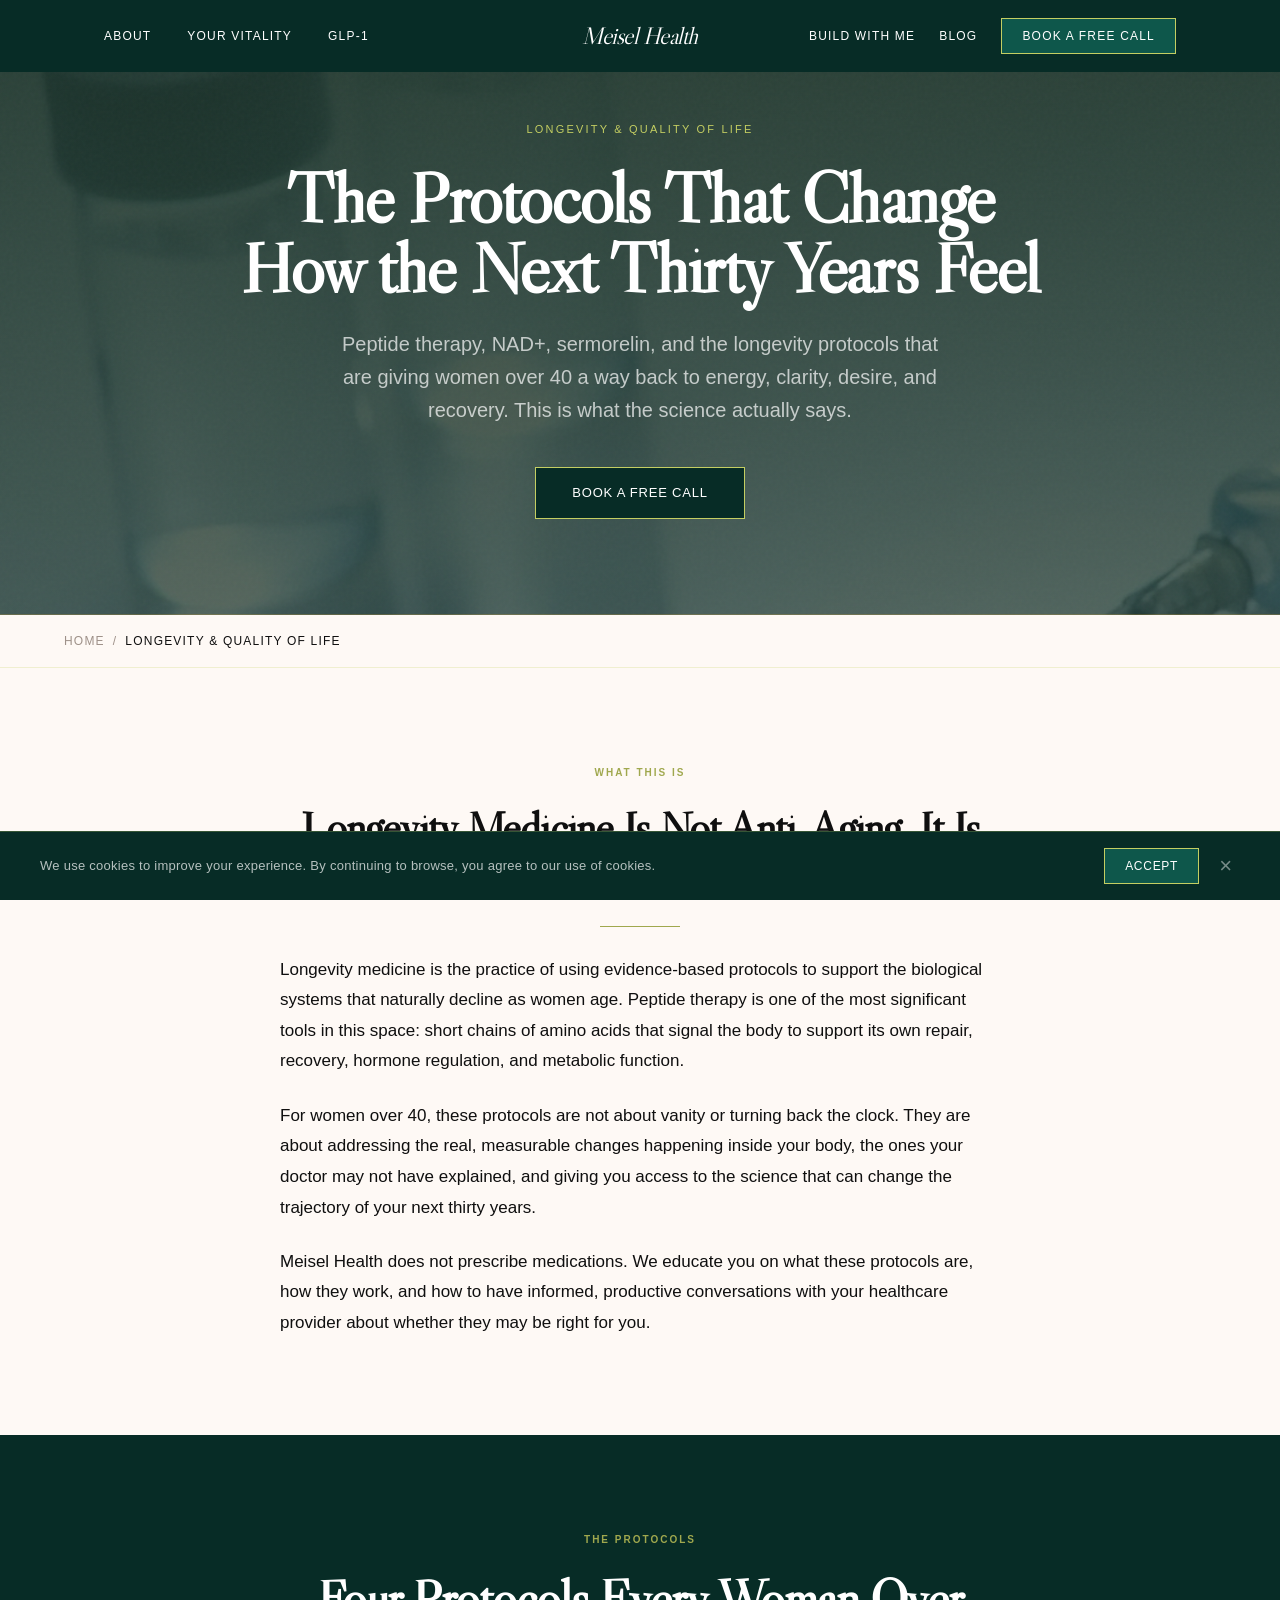
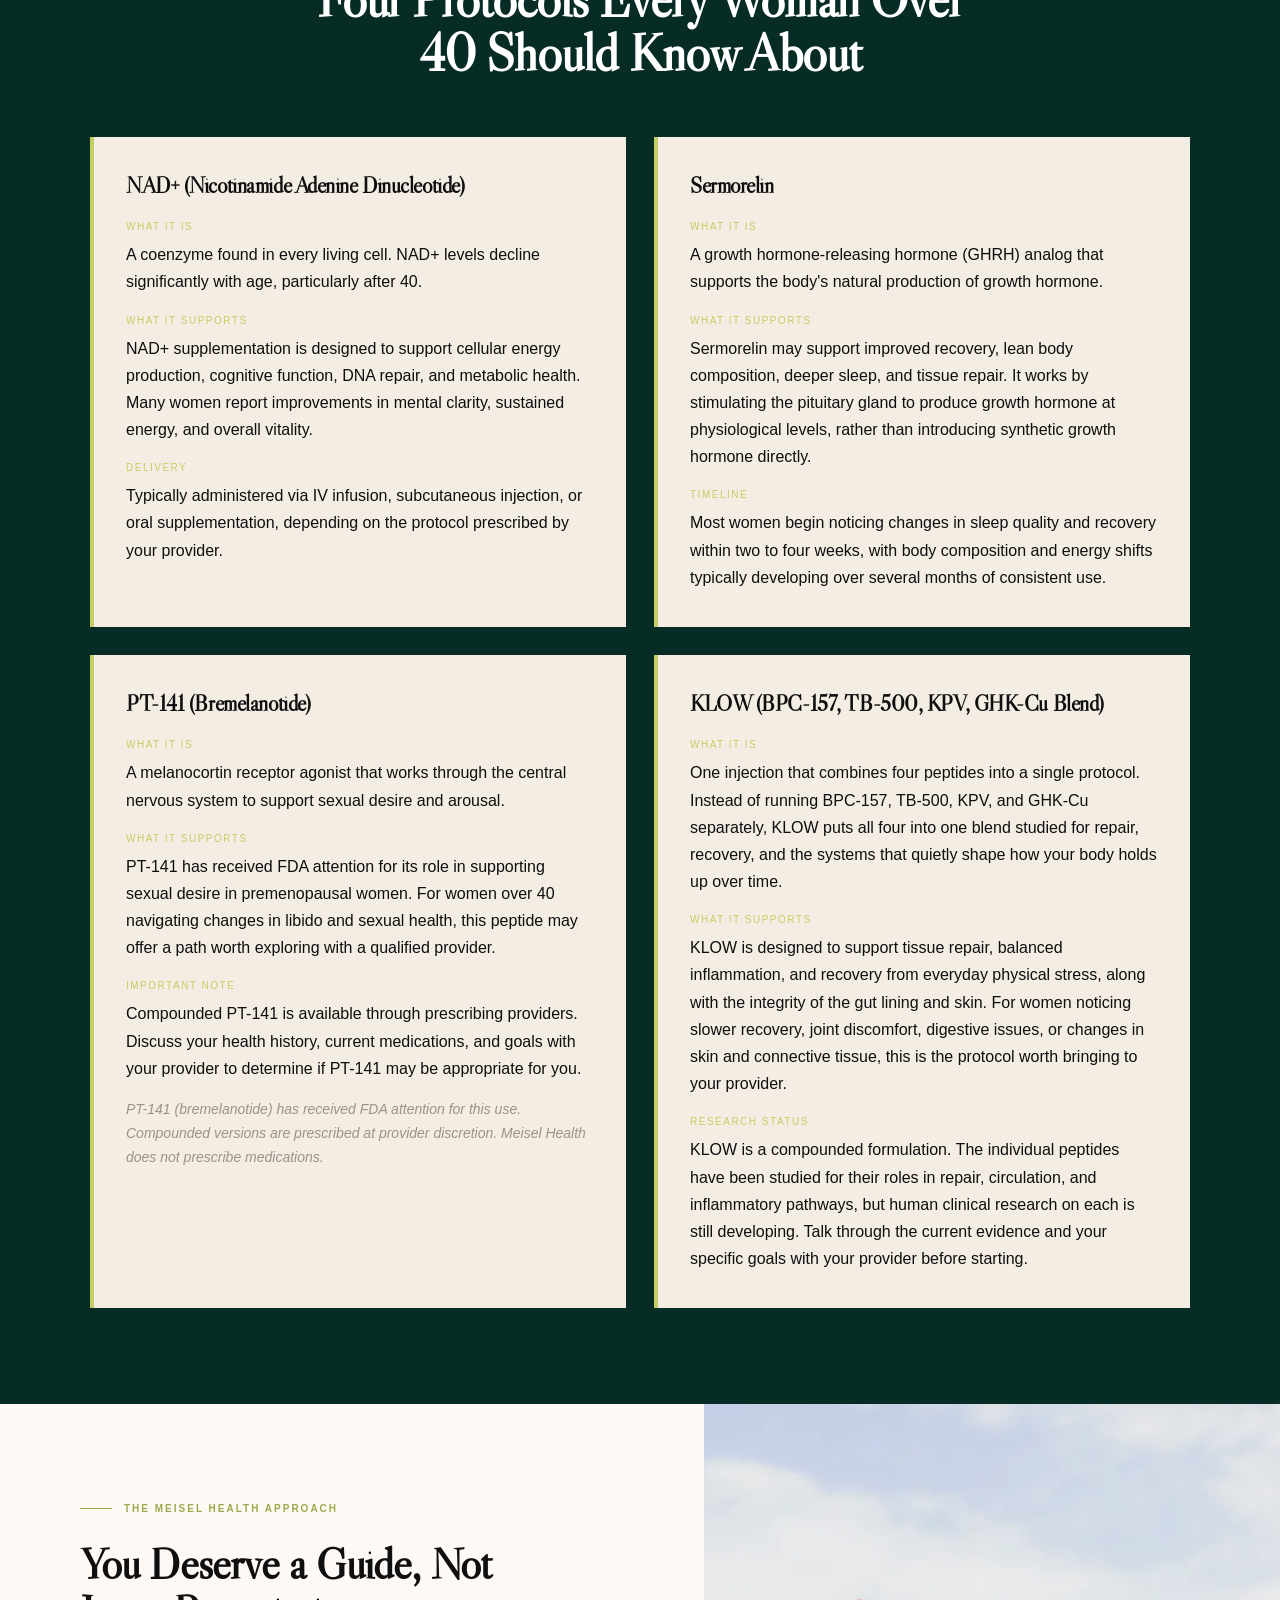
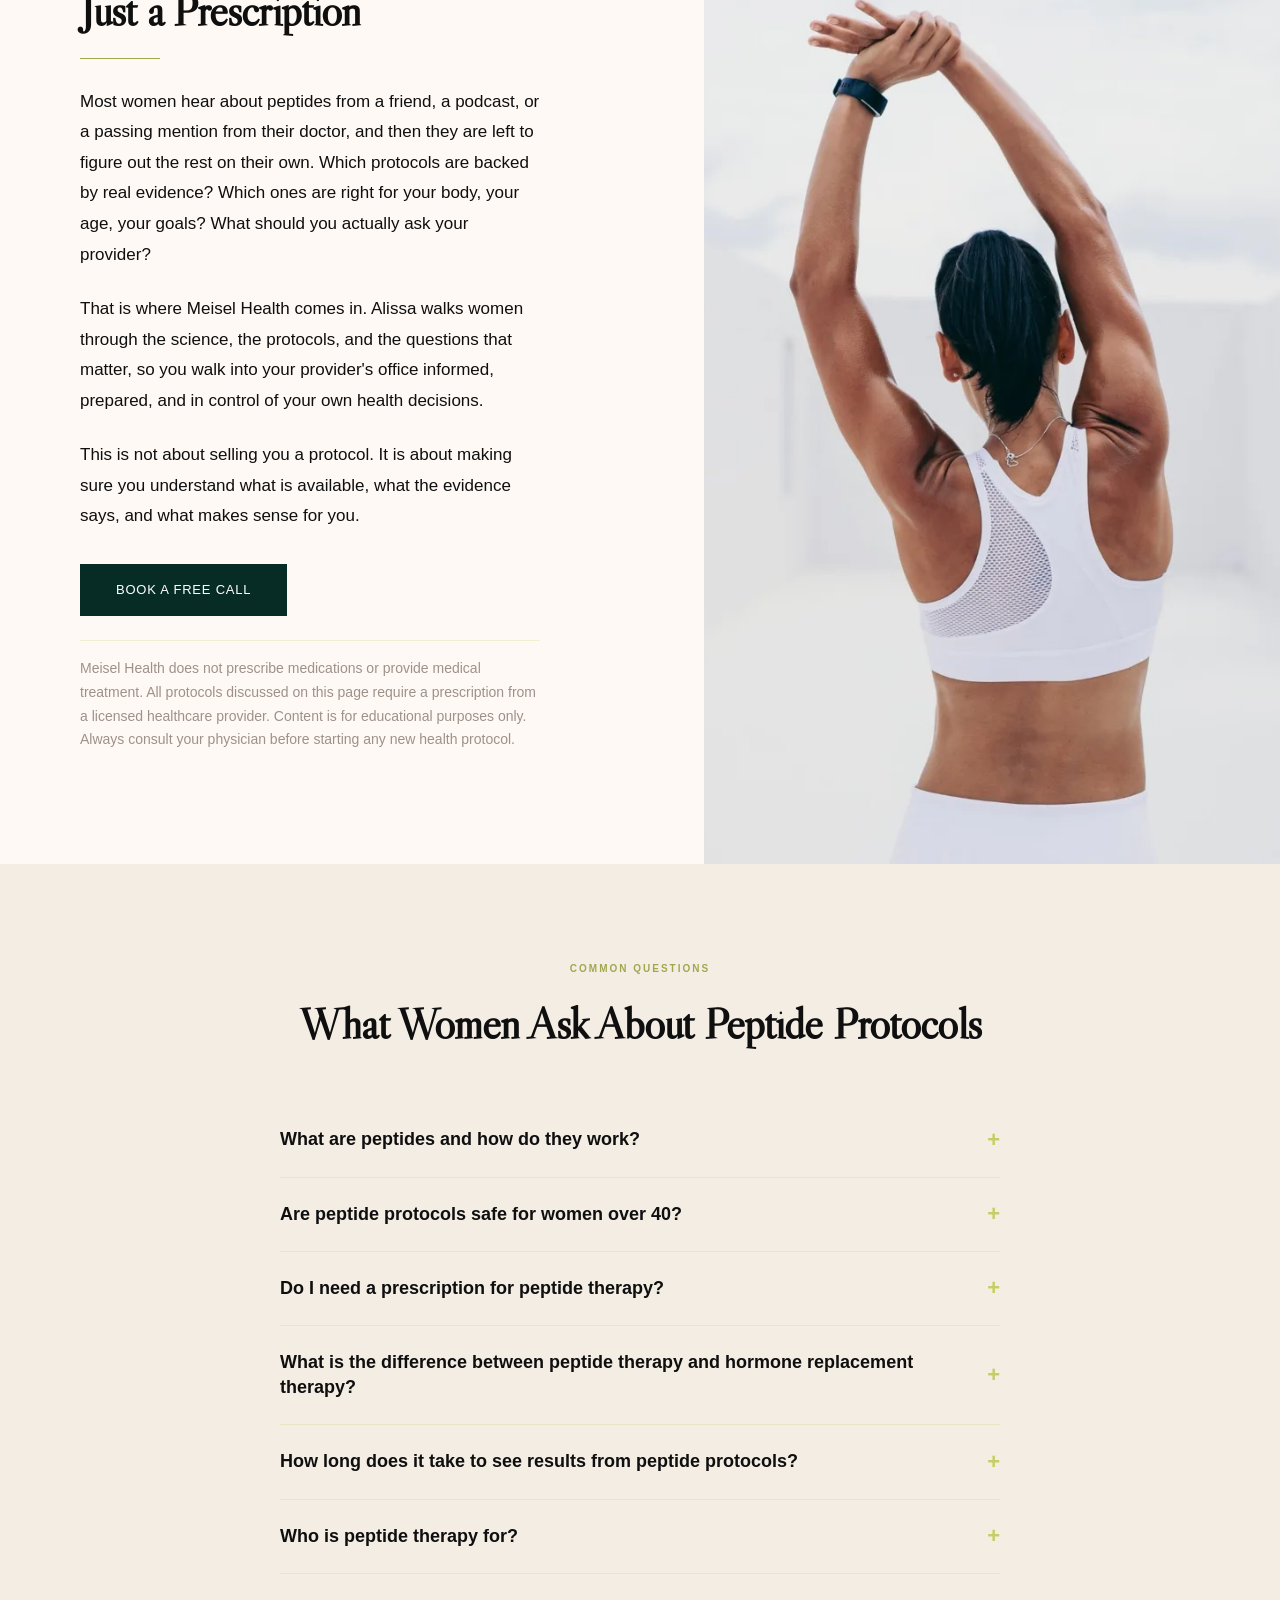
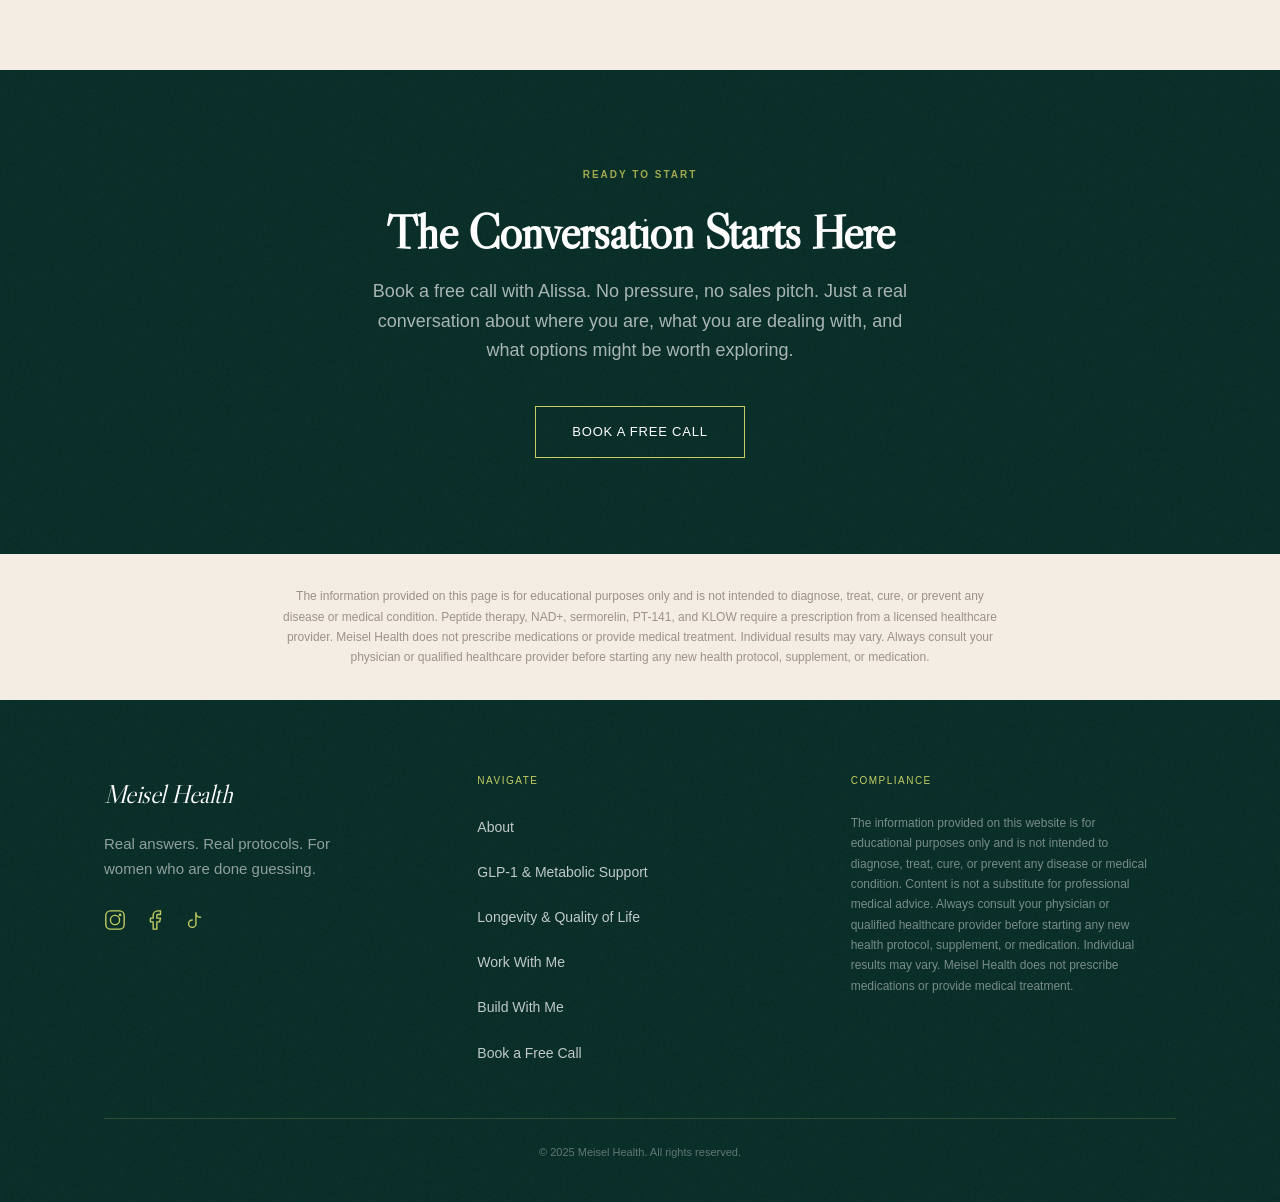
<file: longevity-quality-of-life.html>
<!DOCTYPE html>
<html lang="en">
<head>
  <meta charset="UTF-8">
  <meta name="viewport" content="width=device-width, initial-scale=1.0">
  <meta name="theme-color" content="#072c26">
  <meta http-equiv="X-UA-Compatible" content="IE=edge">

  <!-- Primary Meta -->
  <title>Longevity Peptide Protocols Over 40 | Meisel Health</title>
  <meta name="description" content="Peptide therapy, NAD+, sermorelin, and longevity protocols for women over 40. Support cellular energy, recovery, and quality of life.">
  <meta name="author" content="Alissa Meisel">
  <meta name="robots" content="index, follow, max-image-preview:large, max-snippet:-1, max-video-preview:-1">
  <link rel="canonical" href="https://meiselhealth.com/longevity-quality-of-life.html">

  <!-- Open Graph -->
  <meta property="og:type" content="article">
  <meta property="og:site_name" content="Meisel Health">
  <meta property="og:title" content="Longevity Peptide Protocols Over 40">
  <meta property="og:description" content="NAD+, sermorelin, PT-141, and KLOW protocols for women over 40. Evidence-based longevity medicine guidance from a Board-Certified Health Coach.">
  <meta property="og:url" content="https://meiselhealth.com/longevity-quality-of-life.html">
  <meta property="og:image" content="https://meiselhealth.com/images/og/vials-syringe.jpg">
  <meta property="og:image:width" content="1200">
  <meta property="og:image:height" content="630">
  <meta property="og:locale" content="en_US">

  <!-- Twitter Card -->
  <meta name="twitter:card" content="summary_large_image">
  <meta name="twitter:title" content="Longevity Peptide Protocols Over 40">
  <meta name="twitter:description" content="NAD+, sermorelin, PT-141, and KLOW protocols for women over 40. Evidence-based longevity medicine guidance from Meisel Health.">
  <meta name="twitter:image" content="https://meiselhealth.com/images/og/vials-syringe.jpg">

  <!-- Fonts -->
  <link rel="preconnect" href="https://fonts.googleapis.com">
  <link rel="dns-prefetch" href="https://api.fontshare.com">
  <link rel="preconnect" href="https://fonts.gstatic.com" crossorigin>
  <link href="https://fonts.googleapis.com/css2?family=Libre+Caslon+Display&display=swap" rel="stylesheet">
  <link href="https://api.fontshare.com/v2/css?f[]=general-sans@400,500,600&display=swap" rel="stylesheet">

  <!-- Preload LCP image -->
  <link rel="preload" as="image" type="image/webp" href="images/resources/stretch-outdoor.webp">

  <!-- Styles -->
  <link rel="stylesheet" href="css/tokens.css">
  <link rel="stylesheet" href="css/styles.css">

  <!-- Favicon -->
  <link rel="icon" type="image/jpeg" href="images/brand/logo-400.jpg">

  <!-- Page-specific styles -->
  <style>
    /* ============================================================
       SERVICE PAGE — HERO (shorter than homepage)
       ============================================================ */

    .service-hero {
      position: relative;
      min-height: 60vh;
      background: var(--color-forest);
      display: flex;
      align-items: center;
      justify-content: center;
      overflow: hidden;
      padding: 120px var(--section-pad-x) 96px;
      isolation: isolate;
    }

    .service-hero__bg {
      position: absolute;
      inset: 0;
      background-size: cover;
      background-position: center;
      background-repeat: no-repeat;
    }

    @media (min-width: 769px) {
      .service-hero__bg { background-attachment: fixed; }
    }

    .service-hero__overlay {
      position: absolute;
      inset: 0;
      background: linear-gradient(
        to bottom,
        rgba(19, 42, 30, 0.90) 0%,
        rgba(19, 42, 30, 0.72) 100%
      );
    }

    .service-hero__content {
      position: relative;
      z-index: 3;
      text-align: center;
      max-width: 800px;
    }

    .service-hero__label {
      font-family: var(--font-label);
      font-size: var(--text-xs);
      font-weight: var(--weight-medium);
      letter-spacing: var(--tracking-max);
      text-transform: uppercase;
      color: var(--color-gold);
      margin-bottom: 24px;
    }

    .service-hero__headline {
      font-family: var(--font-display);
      font-weight: var(--weight-semibold);
      font-size: clamp(2rem, 8vw, 4.5rem);
      line-height: 0.98;
      color: var(--color-white);
      margin-bottom: 24px;
    }

    .service-hero__subhead {
      font-family: var(--font-body);
      font-size: var(--text-2xl);
      font-weight: var(--weight-regular);
      color: rgba(255, 255, 255, 0.70);
      line-height: 1.65;
      max-width: 600px;
      margin: 0 auto 40px;
    }

    .service-hero__rule {
      position: absolute;
      bottom: 0;
      left: 0;
      right: 0;
      height: 1px;
      background: rgba(184, 153, 62, 0.30);
      z-index: 3;
    }


    /* ============================================================
       INTRO SECTION
       ============================================================ */

    .service-intro {
      position: relative;
      z-index: 1;
      background: var(--color-cream);
      padding: var(--section-pad-y) var(--section-pad-x);
    }

    .service-intro__inner {
      max-width: var(--container-prose);
      margin: 0 auto;
      text-align: center;
    }

    .service-intro__headline {
      font-family: var(--font-display);
      font-weight: var(--weight-bold);
      font-size: clamp(2.4rem, 6vw, 2.75rem);
      line-height: var(--leading-tight);
      color: var(--color-black);
      margin-bottom: 28px;
    }

    .service-intro__body {
      font-family: var(--font-body);
      font-size: var(--text-lg);
      line-height: var(--leading-loose);
      color: var(--color-black);
      text-align: left;
    }

    .service-intro__body p + p { margin-top: 1.4em; }


    /* ============================================================
       PROTOCOL CARDS
       ============================================================ */

    .protocols {
      position: relative;
      z-index: 1;
      background: var(--color-forest);
      padding: var(--section-pad-y) var(--section-pad-x);
    }

    .protocols__header {
      text-align: center;
      max-width: 700px;
      margin: 0 auto 56px;
    }

    .protocols__headline {
      font-family: var(--font-display);
      font-weight: var(--weight-bold);
      font-size: clamp(2.4rem, 6vw, 3.25rem);
      line-height: var(--leading-tight);
      color: var(--color-white);
    }

    .protocols__grid {
      display: grid;
      grid-template-columns: repeat(2, 1fr);
      gap: 28px;
      max-width: 1100px;
      margin: 0 auto;
    }

    .product-card {
      background: var(--color-cream-deep);
      border-left: 4px solid var(--color-gold);
      padding: 36px 32px;
    }

    .product-card__name {
      font-family: var(--font-display);
      font-weight: var(--weight-semibold);
      font-size: 22px;
      color: var(--color-black);
      margin-bottom: 20px;
    }

    .product-card__field {
      margin-bottom: 16px;
    }

    .product-card__field:last-child { margin-bottom: 0; }

    .product-card__field-label {
      font-family: var(--font-label);
      font-size: 10px;
      font-weight: var(--weight-medium);
      text-transform: uppercase;
      letter-spacing: var(--tracking-widest);
      color: var(--color-gold);
      margin-bottom: 6px;
    }

    .product-card__field-body {
      font-family: var(--font-body);
      font-size: 16px;
      font-weight: var(--weight-regular);
      line-height: var(--leading-relaxed);
      color: var(--color-black);
    }

    .product-card__compliance {
      font-family: var(--font-label);
      font-size: var(--text-sm);
      line-height: var(--leading-relaxed);
      color: var(--color-stone);
      margin-top: 16px;
      font-style: italic;
    }


    /* ============================================================
       APPROACH SECTION (two-column)
       ============================================================ */

    .approach {
      position: relative;
      z-index: 1;
      background: var(--color-cream);
      display: flex;
      min-height: 500px;
    }

    .approach__content {
      width: 55%;
      padding: 96px 72px 96px 80px;
    }

    .approach__headline {
      font-family: var(--font-display);
      font-weight: var(--weight-bold);
      font-size: clamp(2.4rem, 6vw, 2.75rem);
      line-height: var(--leading-tight);
      color: var(--color-black);
      max-width: 440px;
      margin-bottom: 24px;
    }

    .approach__body {
      font-family: var(--font-body);
      font-size: var(--text-lg);
      line-height: var(--leading-loose);
      color: var(--color-black);
      max-width: 460px;
      margin-bottom: 32px;
    }

    .approach__body p + p { margin-top: 1.4em; }

    .approach__disclaimer {
      font-family: var(--font-label);
      font-size: var(--text-sm);
      line-height: var(--leading-relaxed);
      color: var(--color-stone);
      max-width: 460px;
      padding: 16px 0;
      border-top: 1px solid var(--color-gold-divider);
      margin-top: 24px;
    }

    .approach__photo {
      width: 45%;
      flex-shrink: 0;
      position: relative;
      overflow: hidden;
    }

    .approach__photo img {
      width: 100%;
      height: 100%;
      object-fit: cover;
    }


    /* ============================================================
       FAQ SECTION
       ============================================================ */

    .faq-section {
      position: relative;
      z-index: 1;
      background: var(--color-cream-deep);
      padding: var(--section-pad-y) var(--section-pad-x);
    }

    .faq-section__header {
      text-align: center;
      max-width: 700px;
      margin: 0 auto 56px;
    }

    .faq-section__headline {
      font-family: var(--font-display);
      font-weight: var(--weight-bold);
      font-size: clamp(2.4rem, 6vw, 2.75rem);
      line-height: var(--leading-tight);
      color: var(--color-black);
    }

    .faq__list {
      max-width: var(--container-prose);
      margin: 0 auto;
    }

    .faq__item {
      border-bottom: 1px solid var(--color-gold-divider);
    }

    .faq__question {
      display: flex;
      align-items: center;
      justify-content: space-between;
      gap: 16px;
      width: 100%;
      padding: 24px 0;
      cursor: pointer;
      text-align: left;
      background: none;
      border: none;
      font-family: var(--font-body);
      font-weight: var(--weight-semibold);
      font-size: 18px;
      color: var(--color-black);
      line-height: 1.4;
    }

    .faq__icon {
      font-family: var(--font-label);
      font-size: 22px;
      color: var(--color-gold);
      flex-shrink: 0;
      line-height: 1;
      user-select: none;
    }

    .faq__answer {
      max-height: 0;
      overflow: hidden;
      transition: max-height 350ms ease;
    }

    .faq__answer-inner {
      padding: 0 0 28px;
    }

    .faq__answer-inner p {
      font-family: var(--font-body);
      font-size: 16px;
      font-weight: var(--weight-regular);
      line-height: var(--leading-loose);
      color: var(--color-black);
    }

    .faq__answer-inner p + p { margin-top: 1em; }


    /* ============================================================
       BOTTOM CTA
       ============================================================ */

    .service-cta {
      position: relative;
      z-index: 1;
      background: var(--color-forest);
      padding: 96px var(--section-pad-x);
      text-align: center;
      isolation: isolate;
    }

    .service-cta__inner {
      max-width: 700px;
      margin: 0 auto;
    }

    .service-cta__headline {
      font-family: var(--font-display);
      font-weight: var(--weight-bold);
      font-size: clamp(2.4rem, 6vw, 3rem);
      line-height: var(--leading-tight);
      color: var(--color-white);
      margin-bottom: 20px;
    }

    .service-cta__body {
      font-family: var(--font-body);
      font-size: var(--text-xl);
      line-height: 1.65;
      color: rgba(255, 255, 255, 0.65);
      max-width: 560px;
      margin: 0 auto 40px;
    }


    /* ============================================================
       COMPLIANCE FOOTER
       ============================================================ */

    .compliance-footer {
      position: relative;
      z-index: 1;
      background: var(--color-cream-deep);
      padding: 32px var(--section-pad-x);
      text-align: center;
    }

    .compliance-footer__text {
      font-family: var(--font-label);
      font-size: 12px;
      line-height: var(--leading-relaxed);
      color: var(--color-stone);
      max-width: var(--container-prose);
      margin: 0 auto;
    }


    /* ============================================================
       BREADCRUMB
       ============================================================ */

    .breadcrumb {
      position: relative;
      z-index: 2;
      background: var(--color-cream);
      padding: 16px var(--section-pad-x);
      border-bottom: 1px solid var(--color-gold-divider);
    }

    .breadcrumb__list {
      max-width: var(--container-max);
      margin: 0 auto;
      display: flex;
      align-items: center;
      gap: 8px;
      font-family: var(--font-label);
      font-size: 12px;
      letter-spacing: var(--tracking-wider);
      text-transform: uppercase;
    }

    .breadcrumb__link {
      color: var(--color-stone);
      transition: color var(--transition-fast);
    }

    .breadcrumb__link:hover { color: var(--color-gold); }

    .breadcrumb__sep {
      color: var(--color-stone);
    }

    .breadcrumb__current {
      color: var(--color-black);
      font-weight: var(--weight-medium);
    }


    /* ============================================================
       RESPONSIVE — TABLET
       ============================================================ */

    @media (max-width: 1024px) {
      .protocols__grid { grid-template-columns: 1fr; max-width: 600px; }

      .approach { flex-direction: column; }
      .approach__content { width: 100%; padding: var(--section-pad-y) var(--section-pad-x); }
      .approach__photo { width: 100%; height: 50vh; }
    }

    @media (max-width: 768px) {
      .service-hero { padding: 96px var(--section-pad-x) 64px; min-height: 50vh; }
      .service-hero__subhead { font-size: var(--text-xl); }

      .approach__photo { height: 40vh; }
    }
  </style>

  <!-- Schema: BreadcrumbList -->
  <script type="application/ld+json">
  {
    "@context": "https://schema.org",
    "@type": "BreadcrumbList",
    "itemListElement": [
      {
        "@type": "ListItem",
        "position": 1,
        "name": "Home",
        "item": "https://meiselhealth.com/"
      },
      {
        "@type": "ListItem",
        "position": 2,
        "name": "Longevity & Quality of Life",
        "item": "https://meiselhealth.com/longevity-quality-of-life.html"
      }
    ]
  }
  </script>

  <!-- Schema: Article -->
  <script type="application/ld+json">
  {
    "@context": "https://schema.org",
    "@type": "Article",
    "headline": "The Protocols That Change How the Next Thirty Years Feel",
    "description": "Peptide therapy, NAD+, sermorelin, and longevity protocols for women over 40. Learn how these protocols may support cellular energy, recovery, sexual health, and quality of life.",
    "author": {
      "@type": "Person",
      "name": "Alissa Meisel",
      "jobTitle": "Board-Certified Health Coach",
      "url": "https://meiselhealth.com/about.html"
    },
    "publisher": {
      "@type": "HealthBusiness",
      "name": "Meisel Health",
      "url": "https://meiselhealth.com",
      "logo": "https://meiselhealth.com/images/brand/logo-400.jpg"
    },
    "mainEntityOfPage": "https://meiselhealth.com/longevity-quality-of-life.html",
    "image": "https://meiselhealth.com/images/og/vials-syringe.jpg",
    "datePublished": "2025-01-01",
    "dateModified": "2025-01-01",
    "about": [
      "Peptide therapy for women over 40",
      "NAD+ therapy",
      "Sermorelin for women",
      "PT-141 for women",
      "KLOW",
      "Longevity medicine"
    ]
  }
  </script>

  <!-- Schema: FAQPage -->
  <script type="application/ld+json">
  {
    "@context": "https://schema.org",
    "@type": "FAQPage",
    "mainEntity": [
      {
        "@type": "Question",
        "name": "What are peptides and how do they work?",
        "acceptedAnswer": {
          "@type": "Answer",
          "text": "Peptides are short chains of amino acids that act as signaling molecules in the body. They communicate with specific receptors to support functions like cellular repair, hormone regulation, metabolic activity, and tissue recovery. In the context of longevity medicine, peptide protocols are designed to support the body's natural processes that may decline with age, particularly for women over 40."
        }
      },
      {
        "@type": "Question",
        "name": "Are peptide protocols safe for women over 40?",
        "acceptedAnswer": {
          "@type": "Answer",
          "text": "Peptide protocols are generally well-tolerated when prescribed and monitored by a qualified healthcare provider. As with any health protocol, individual responses vary. A thorough health history, lab work, and ongoing monitoring are essential. Meisel Health provides educational guidance and helps women have informed conversations with their prescribing providers."
        }
      },
      {
        "@type": "Question",
        "name": "Do I need a prescription for peptide therapy?",
        "acceptedAnswer": {
          "@type": "Answer",
          "text": "Yes. Peptide therapies like sermorelin, PT-141, and KLOW require a prescription from a licensed healthcare provider. Meisel Health does not prescribe medications. We educate women on what these protocols are, how they work, and how to have productive conversations with their providers about whether peptide therapy may be appropriate for them."
        }
      },
      {
        "@type": "Question",
        "name": "What is the difference between peptide therapy and hormone replacement therapy (HRT)?",
        "acceptedAnswer": {
          "@type": "Answer",
          "text": "Hormone replacement therapy directly replaces hormones that the body is no longer producing in sufficient quantities. Peptide therapy, by contrast, is designed to support and stimulate the body's own production and regulation of hormones and other biological functions. Some women use peptides alongside HRT, while others explore peptides as a complementary or alternative approach. Your healthcare provider can help determine what is appropriate for your situation."
        }
      },
      {
        "@type": "Question",
        "name": "How long does it take to see results from peptide protocols?",
        "acceptedAnswer": {
          "@type": "Answer",
          "text": "Timelines vary by protocol and individual. Most women report noticing initial changes within two to four weeks. Protocols like NAD+ may produce noticeable shifts in energy and cognitive clarity relatively quickly, while sermorelin and KLOW typically require consistent use over several weeks to months for full effect. Your provider will help set realistic expectations based on your specific protocol."
        }
      },
      {
        "@type": "Question",
        "name": "Who is peptide therapy for?",
        "acceptedAnswer": {
          "@type": "Answer",
          "text": "Peptide therapy may be appropriate for women over 40 who are experiencing changes related to aging, including shifts in energy, recovery, body composition, cognitive function, sexual health, or overall vitality. It is not appropriate for everyone. Women who are pregnant, nursing, or managing certain medical conditions should consult their healthcare provider before exploring peptide protocols."
        }
      }
    ]
  }
  </script>

  <!-- Schema: Speakable -->
  <script type="application/ld+json">
  {
    "@context": "https://schema.org",
    "@type": "WebPage",
    "name": "Longevity & Quality of Life — Peptide Protocols for Women Over 40",
    "speakable": {
      "@type": "SpeakableSpecification",
      "cssSelector": [".speakable-answer", ".key-definition", "h1", ".service-hero__subhead"]
    },
    "url": "https://meiselhealth.com/longevity-quality-of-life.html"
  }
  </script>
</head>

<body>

  <!-- ============================================================
       NAV
       ============================================================ -->
  <nav class="nav" id="nav" role="navigation" aria-label="Main navigation">
    <div class="nav__inner">
      <div class="nav__left">
        <a href="about.html" class="nav__link">About</a>
        <a href="longevity-quality-of-life.html" class="nav__link">Your Vitality</a>
        <a href="glp-1-metabolic-support.html" class="nav__link">GLP-1</a>
      </div>

      <a href="/" class="nav__logo">Meisel Health</a>

      <div class="nav__right">
        <a href="build-with-me.html" class="nav__link">Build With Me</a>
        <a href="resources/" class="nav__link">Blog</a>
        <a href="contact.html" class="nav__cta">Book a Free Call</a>
      </div>

      <button class="nav__hamburger" id="nav-hamburger" aria-label="Open menu" aria-expanded="false">
        <span></span>
        <span></span>
        <span></span>
      </button>
    </div>

    <!-- Mobile overlay -->
    <div class="nav__overlay" id="nav-overlay" aria-hidden="true">
      <a href="about.html" class="nav__overlay-link">About</a>
      <a href="longevity-quality-of-life.html" class="nav__overlay-link">Your Vitality</a>
      <a href="glp-1-metabolic-support.html" class="nav__overlay-link">GLP-1</a>
      <a href="build-with-me.html" class="nav__overlay-link">Build With Me</a>
      <a href="resources/" class="nav__overlay-link">Blog</a>
      <a href="contact.html" class="nav__overlay-link">Book a Free Call</a>
    </div>
  </nav>


  <!-- ============================================================
       HERO
       ============================================================ -->
  <section class="service-hero grain-overlay" id="hero" aria-labelledby="hero-heading">
    <div class="service-hero__bg" style="background-image: url('images/resources/vials-syringe.webp');" role="img" aria-label="Peptide vials and syringe representing longevity medicine protocols for women over 40"></div>
    <div class="service-hero__overlay"></div>

    <div class="service-hero__content">
      <p class="service-hero__label hero-reveal hero-reveal--label">Longevity &amp; Quality of Life</p>

      <h1 id="hero-heading" class="service-hero__headline hero-reveal hero-reveal--h1-line1">
        The Protocols That Change How the Next Thirty Years Feel
      </h1>

      <p class="service-hero__subhead hero-reveal hero-reveal--subhead speakable-answer">
        Peptide therapy, NAD+, sermorelin, and the longevity protocols that are giving women over 40 a way back to energy, clarity, desire, and recovery. This is what the science actually says.
      </p>

      <div class="hero-reveal hero-reveal--buttons">
        <a href="contact.html" class="btn-primary btn-primary--bordered">Book a Free Call</a>
      </div>
    </div>

    <div class="service-hero__rule"></div>
  </section>


  <!-- ============================================================
       BREADCRUMB
       ============================================================ -->
  <nav class="breadcrumb" aria-label="Breadcrumb">
    <ol class="breadcrumb__list">
      <li><a href="/" class="breadcrumb__link">Home</a></li>
      <li><span class="breadcrumb__sep">/</span></li>
      <li><span class="breadcrumb__current" aria-current="page">Longevity &amp; Quality of Life</span></li>
    </ol>
  </nav>


  <!-- ============================================================
       INTRO
       ============================================================ -->
  <section class="service-intro" id="intro" aria-labelledby="intro-heading">
    <div class="service-intro__inner reveal-stagger">
      <p class="label reveal">What This Is</p>

      <h2 id="intro-heading" class="service-intro__headline reveal">
        Longevity Medicine Is Not Anti-Aging. It Is Pro-Living.
      </h2>

      <hr class="gold-rule gold-rule--short reveal" style="margin: 0 auto 28px;">

      <div class="service-intro__body key-definition reveal">
        <p class="speakable-answer">Longevity medicine is the practice of using evidence-based protocols to support the biological systems that naturally decline as women age. Peptide therapy is one of the most significant tools in this space: short chains of amino acids that signal the body to support its own repair, recovery, hormone regulation, and metabolic function.</p>
        <p>For women over 40, these protocols are not about vanity or turning back the clock. They are about addressing the real, measurable changes happening inside your body, the ones your doctor may not have explained, and giving you access to the science that can change the trajectory of your next thirty years.</p>
        <p>Meisel Health does not prescribe medications. We educate you on what these protocols are, how they work, and how to have informed, productive conversations with your healthcare provider about whether they may be right for you.</p>
      </div>
    </div>
  </section>


  <!-- ============================================================
       PROTOCOL CARDS
       ============================================================ -->
  <section class="protocols" id="protocols" aria-labelledby="protocols-heading">
    <div class="protocols__header reveal">
      <p class="label">The Protocols</p>
      <h2 id="protocols-heading" class="protocols__headline">Four Protocols Every Woman Over 40 Should Know About</h2>
    </div>

    <div class="protocols__grid">

      <!-- NAD+ -->
      <div class="product-card reveal" id="nad-plus">
        <h3 class="product-card__name">NAD+ (Nicotinamide Adenine Dinucleotide)</h3>
        <div class="product-card__field">
          <p class="product-card__field-label">What It Is</p>
          <p class="product-card__field-body">A coenzyme found in every living cell. NAD+ levels decline significantly with age, particularly after 40.</p>
        </div>
        <div class="product-card__field">
          <p class="product-card__field-label">What It Supports</p>
          <p class="product-card__field-body product-card__definition">NAD+ supplementation is designed to support cellular energy production, cognitive function, DNA repair, and metabolic health. Many women report improvements in mental clarity, sustained energy, and overall vitality.</p>
        </div>
        <div class="product-card__field">
          <p class="product-card__field-label">Delivery</p>
          <p class="product-card__field-body">Typically administered via IV infusion, subcutaneous injection, or oral supplementation, depending on the protocol prescribed by your provider.</p>
        </div>
      </div>

      <!-- Sermorelin -->
      <div class="product-card reveal" id="sermorelin">
        <h3 class="product-card__name">Sermorelin</h3>
        <div class="product-card__field">
          <p class="product-card__field-label">What It Is</p>
          <p class="product-card__field-body">A growth hormone-releasing hormone (GHRH) analog that supports the body's natural production of growth hormone.</p>
        </div>
        <div class="product-card__field">
          <p class="product-card__field-label">What It Supports</p>
          <p class="product-card__field-body product-card__definition">Sermorelin may support improved recovery, lean body composition, deeper sleep, and tissue repair. It works by stimulating the pituitary gland to produce growth hormone at physiological levels, rather than introducing synthetic growth hormone directly.</p>
        </div>
        <div class="product-card__field">
          <p class="product-card__field-label">Timeline</p>
          <p class="product-card__field-body">Most women begin noticing changes in sleep quality and recovery within two to four weeks, with body composition and energy shifts typically developing over several months of consistent use.</p>
        </div>
      </div>

      <!-- PT-141 -->
      <div class="product-card reveal" id="pt-141">
        <h3 class="product-card__name">PT-141 (Bremelanotide)</h3>
        <div class="product-card__field">
          <p class="product-card__field-label">What It Is</p>
          <p class="product-card__field-body">A melanocortin receptor agonist that works through the central nervous system to support sexual desire and arousal.</p>
        </div>
        <div class="product-card__field">
          <p class="product-card__field-label">What It Supports</p>
          <p class="product-card__field-body product-card__definition">PT-141 has received FDA attention for its role in supporting sexual desire in premenopausal women. For women over 40 navigating changes in libido and sexual health, this peptide may offer a path worth exploring with a qualified provider.</p>
        </div>
        <div class="product-card__field">
          <p class="product-card__field-label">Important Note</p>
          <p class="product-card__field-body">Compounded PT-141 is available through prescribing providers. Discuss your health history, current medications, and goals with your provider to determine if PT-141 may be appropriate for you.</p>
        </div>
        <p class="product-card__compliance">PT-141 (bremelanotide) has received FDA attention for this use. Compounded versions are prescribed at provider discretion. Meisel Health does not prescribe medications.</p>
      </div>

      <!-- KLOW -->
      <div class="product-card reveal" id="klow">
        <h3 class="product-card__name">KLOW (BPC-157, TB-500, KPV, GHK-Cu Blend)</h3>
        <div class="product-card__field">
          <p class="product-card__field-label">What It Is</p>
          <p class="product-card__field-body">One injection that combines four peptides into a single protocol. Instead of running BPC-157, TB-500, KPV, and GHK-Cu separately, KLOW puts all four into one blend studied for repair, recovery, and the systems that quietly shape how your body holds up over time.</p>
        </div>
        <div class="product-card__field">
          <p class="product-card__field-label">What It Supports</p>
          <p class="product-card__field-body product-card__definition">KLOW is designed to support tissue repair, balanced inflammation, and recovery from everyday physical stress, along with the integrity of the gut lining and skin. For women noticing slower recovery, joint discomfort, digestive issues, or changes in skin and connective tissue, this is the protocol worth bringing to your provider.</p>
        </div>
        <div class="product-card__field">
          <p class="product-card__field-label">Research Status</p>
          <p class="product-card__field-body">KLOW is a compounded formulation. The individual peptides have been studied for their roles in repair, circulation, and inflammatory pathways, but human clinical research on each is still developing. Talk through the current evidence and your specific goals with your provider before starting.</p>
        </div>
      </div>

    </div>
  </section>


  <!-- ============================================================
       THE MEISEL HEALTH APPROACH
       ============================================================ -->
  <section class="approach" id="approach" aria-labelledby="approach-heading">
    <div class="approach__content reveal-stagger">
      <p class="label label--with-rule reveal">The Meisel Health Approach</p>

      <h2 id="approach-heading" class="approach__headline reveal">
        You Deserve a Guide, Not Just a Prescription
      </h2>

      <hr class="gold-rule gold-rule--short reveal">

      <div class="approach__body reveal">
        <p>Most women hear about peptides from a friend, a podcast, or a passing mention from their doctor, and then they are left to figure out the rest on their own. Which protocols are backed by real evidence? Which ones are right for your body, your age, your goals? What should you actually ask your provider?</p>
        <p>That is where Meisel Health comes in. Alissa walks women through the science, the protocols, and the questions that matter, so you walk into your provider's office informed, prepared, and in control of your own health decisions.</p>
        <p>This is not about selling you a protocol. It is about making sure you understand what is available, what the evidence says, and what makes sense for you.</p>
      </div>

      <a href="contact.html" class="btn-primary reveal">Book a Free Call</a>

      <p class="approach__disclaimer reveal">Meisel Health does not prescribe medications or provide medical treatment. All protocols discussed on this page require a prescription from a licensed healthcare provider. Content is for educational purposes only. Always consult your physician before starting any new health protocol.</p>
    </div>

    <div class="approach__photo">
      <picture><source srcset="images/resources/stretch-outdoor.webp" type="image/webp"><img src="images/resources/stretch-outdoor.jpg" alt="Woman stretching outdoors in natural light, representing the vitality and quality of life that longevity protocols may support" width="900" height="1200" loading="lazy"></picture>
    </div>
  </section>


  <!-- ============================================================
       FAQ
       ============================================================ -->
  <section class="faq-section" id="faq" aria-labelledby="faq-heading">
    <div class="faq-section__header reveal">
      <p class="label">Common Questions</p>
      <h2 id="faq-heading" class="faq-section__headline">What Women Ask About Peptide Protocols</h2>
    </div>

    <div class="faq__list" role="list">

      <!-- FAQ 1 -->
      <div class="faq__item reveal" role="listitem">
        <button class="faq__question" aria-expanded="false">
          What are peptides and how do they work?
          <span class="faq__icon" aria-label="Expand">+</span>
        </button>
        <div class="faq__answer" aria-hidden="true">
          <div class="faq__answer-inner">
            <p class="answer-block speakable-answer">Peptides are short chains of amino acids that act as signaling molecules in the body. They communicate with specific receptors to support functions like cellular repair, hormone regulation, metabolic activity, and tissue recovery. In the context of longevity medicine, peptide protocols are designed to support the body's natural processes that may decline with age, particularly for women over 40.</p>
          </div>
        </div>
      </div>

      <!-- FAQ 2 -->
      <div class="faq__item reveal" role="listitem">
        <button class="faq__question" aria-expanded="false">
          Are peptide protocols safe for women over 40?
          <span class="faq__icon" aria-label="Expand">+</span>
        </button>
        <div class="faq__answer" aria-hidden="true">
          <div class="faq__answer-inner">
            <p class="answer-block speakable-answer">Peptide protocols are generally well-tolerated when prescribed and monitored by a qualified healthcare provider. As with any health protocol, individual responses vary. A thorough health history, lab work, and ongoing monitoring are essential. Meisel Health provides educational guidance and helps women have informed conversations with their prescribing providers.</p>
          </div>
        </div>
      </div>

      <!-- FAQ 3 -->
      <div class="faq__item reveal" role="listitem">
        <button class="faq__question" aria-expanded="false">
          Do I need a prescription for peptide therapy?
          <span class="faq__icon" aria-label="Expand">+</span>
        </button>
        <div class="faq__answer" aria-hidden="true">
          <div class="faq__answer-inner">
            <p class="answer-block speakable-answer">Yes. Peptide therapies like sermorelin, PT-141, and KLOW require a prescription from a licensed healthcare provider. Meisel Health does not prescribe medications. We educate women on what these protocols are, how they work, and how to have productive conversations with their providers about whether peptide therapy may be appropriate for them.</p>
          </div>
        </div>
      </div>

      <!-- FAQ 4 -->
      <div class="faq__item reveal" role="listitem">
        <button class="faq__question" aria-expanded="false">
          What is the difference between peptide therapy and hormone replacement therapy?
          <span class="faq__icon" aria-label="Expand">+</span>
        </button>
        <div class="faq__answer" aria-hidden="true">
          <div class="faq__answer-inner">
            <p class="answer-block speakable-answer">Hormone replacement therapy directly replaces hormones that the body is no longer producing in sufficient quantities. Peptide therapy, by contrast, is designed to support and stimulate the body's own production and regulation of hormones and other biological functions. Some women use peptides alongside HRT, while others explore peptides as a complementary or alternative approach. Your healthcare provider can help determine what is appropriate for your situation.</p>
          </div>
        </div>
      </div>

      <!-- FAQ 5 -->
      <div class="faq__item reveal" role="listitem">
        <button class="faq__question" aria-expanded="false">
          How long does it take to see results from peptide protocols?
          <span class="faq__icon" aria-label="Expand">+</span>
        </button>
        <div class="faq__answer" aria-hidden="true">
          <div class="faq__answer-inner">
            <p class="answer-block speakable-answer">Timelines vary by protocol and individual. Most women report noticing initial changes within two to four weeks. Protocols like NAD+ may produce noticeable shifts in energy and cognitive clarity relatively quickly, while sermorelin and KLOW typically require consistent use over several weeks to months for full effect. Your provider will help set realistic expectations based on your specific protocol.</p>
          </div>
        </div>
      </div>

      <!-- FAQ 6 -->
      <div class="faq__item reveal" role="listitem">
        <button class="faq__question" aria-expanded="false">
          Who is peptide therapy for?
          <span class="faq__icon" aria-label="Expand">+</span>
        </button>
        <div class="faq__answer" aria-hidden="true">
          <div class="faq__answer-inner">
            <p class="answer-block speakable-answer">Peptide therapy may be appropriate for women over 40 who are experiencing changes related to aging, including shifts in energy, recovery, body composition, cognitive function, sexual health, or overall vitality. It is not appropriate for everyone. Women who are pregnant, nursing, or managing certain medical conditions should consult their healthcare provider before exploring peptide protocols.</p>
          </div>
        </div>
      </div>

    </div>
  </section>


  <!-- ============================================================
       BOTTOM CTA
       ============================================================ -->
  <section class="service-cta grain-overlay" id="cta" aria-labelledby="cta-heading">
    <div class="service-cta__inner reveal-stagger">
      <p class="label reveal">Ready to Start</p>
      <h2 id="cta-heading" class="service-cta__headline reveal">The Conversation Starts Here</h2>
      <p class="service-cta__body reveal">Book a free call with Alissa. No pressure, no sales pitch. Just a real conversation about where you are, what you are dealing with, and what options might be worth exploring.</p>
      <a href="contact.html" class="btn-primary btn-primary--bordered reveal">Book a Free Call</a>
    </div>
  </section>


  <!-- ============================================================
       COMPLIANCE FOOTER
       ============================================================ -->
  <div class="compliance-footer">
    <p class="compliance-footer__text">The information provided on this page is for educational purposes only and is not intended to diagnose, treat, cure, or prevent any disease or medical condition. Peptide therapy, NAD+, sermorelin, PT-141, and KLOW require a prescription from a licensed healthcare provider. Meisel Health does not prescribe medications or provide medical treatment. Individual results may vary. Always consult your physician or qualified healthcare provider before starting any new health protocol, supplement, or medication.</p>
  </div>


  <!-- ============================================================
       FOOTER
       ============================================================ -->
  <footer class="footer grain-overlay" id="book" role="contentinfo">
    <div class="footer__inner">
      <!-- Left: Brand -->
      <div class="footer__brand">
        <p class="footer__brand-name">Meisel Health</p>
        <p class="footer__tagline">Real answers. Real protocols. For women who are done guessing.</p>
        <!-- TODO: Alissa to provide social media URLs for Instagram, Facebook, TikTok -->
        <div class="footer__social" aria-label="Social media links">
          <a href="#" class="footer__social-icon" aria-label="Follow Meisel Health on Instagram">
            <svg viewBox="0 0 24 24" fill="none" stroke="currentColor" stroke-width="1.5" stroke-linecap="round" stroke-linejoin="round"><rect x="2" y="2" width="20" height="20" rx="5"/><circle cx="12" cy="12" r="5"/><circle cx="17.5" cy="6.5" r="1.5" fill="currentColor" stroke="none"/></svg>
          </a>
          <a href="#" class="footer__social-icon" aria-label="Follow Meisel Health on Facebook">
            <svg viewBox="0 0 24 24" fill="none" stroke="currentColor" stroke-width="1.5" stroke-linecap="round" stroke-linejoin="round"><path d="M18 2h-3a5 5 0 0 0-5 5v3H7v4h3v8h4v-8h3l1-4h-4V7a1 1 0 0 1 1-1h3z"/></svg>
          </a>
          <a href="#" class="footer__social-icon" aria-label="Follow Meisel Health on TikTok">
            <svg viewBox="0 0 24 24" fill="none" stroke="currentColor" stroke-width="1.5" stroke-linecap="round" stroke-linejoin="round"><path d="M9 12a4 4 0 1 0 4 4V4a5 5 0 0 0 5 5"/></svg>
          </a>
        </div>
      </div>

      <!-- Middle: Navigation -->
      <div class="footer__nav">
        <p class="footer__nav-heading">Navigate</p>
        <ul class="footer__nav-list">
          <li><a href="about.html" class="footer__nav-link">About</a></li>
          <li><a href="glp-1-metabolic-support.html" class="footer__nav-link">GLP-1 &amp; Metabolic Support</a></li>
          <li><a href="longevity-quality-of-life.html" class="footer__nav-link">Longevity &amp; Quality of Life</a></li>
          <li><a href="work-with-me.html" class="footer__nav-link">Work With Me</a></li>
          <li><a href="build-with-me.html" class="footer__nav-link">Build With Me</a></li>
          <li><a href="contact.html" class="footer__nav-link">Book a Free Call</a></li>
        </ul>
      </div>

      <!-- Right: Compliance -->
      <div class="footer__compliance">
        <p class="footer__compliance-heading">Compliance</p>
        <p class="footer__compliance-text">The information provided on this website is for educational purposes only and is not intended to diagnose, treat, cure, or prevent any disease or medical condition. Content is not a substitute for professional medical advice. Always consult your physician or qualified healthcare provider before starting any new health protocol, supplement, or medication. Individual results may vary. Meisel Health does not prescribe medications or provide medical treatment.</p>
      </div>
    </div>

    <div class="footer__bottom">
      <div class="footer__bottom-rule"></div>
      <p class="footer__copyright">&copy; 2025 Meisel Health. All rights reserved.</p>
    </div>
  </footer>


  <!-- Scripts -->
  <script src="js/main.js" defer></script>
</body>
</html>
</file>
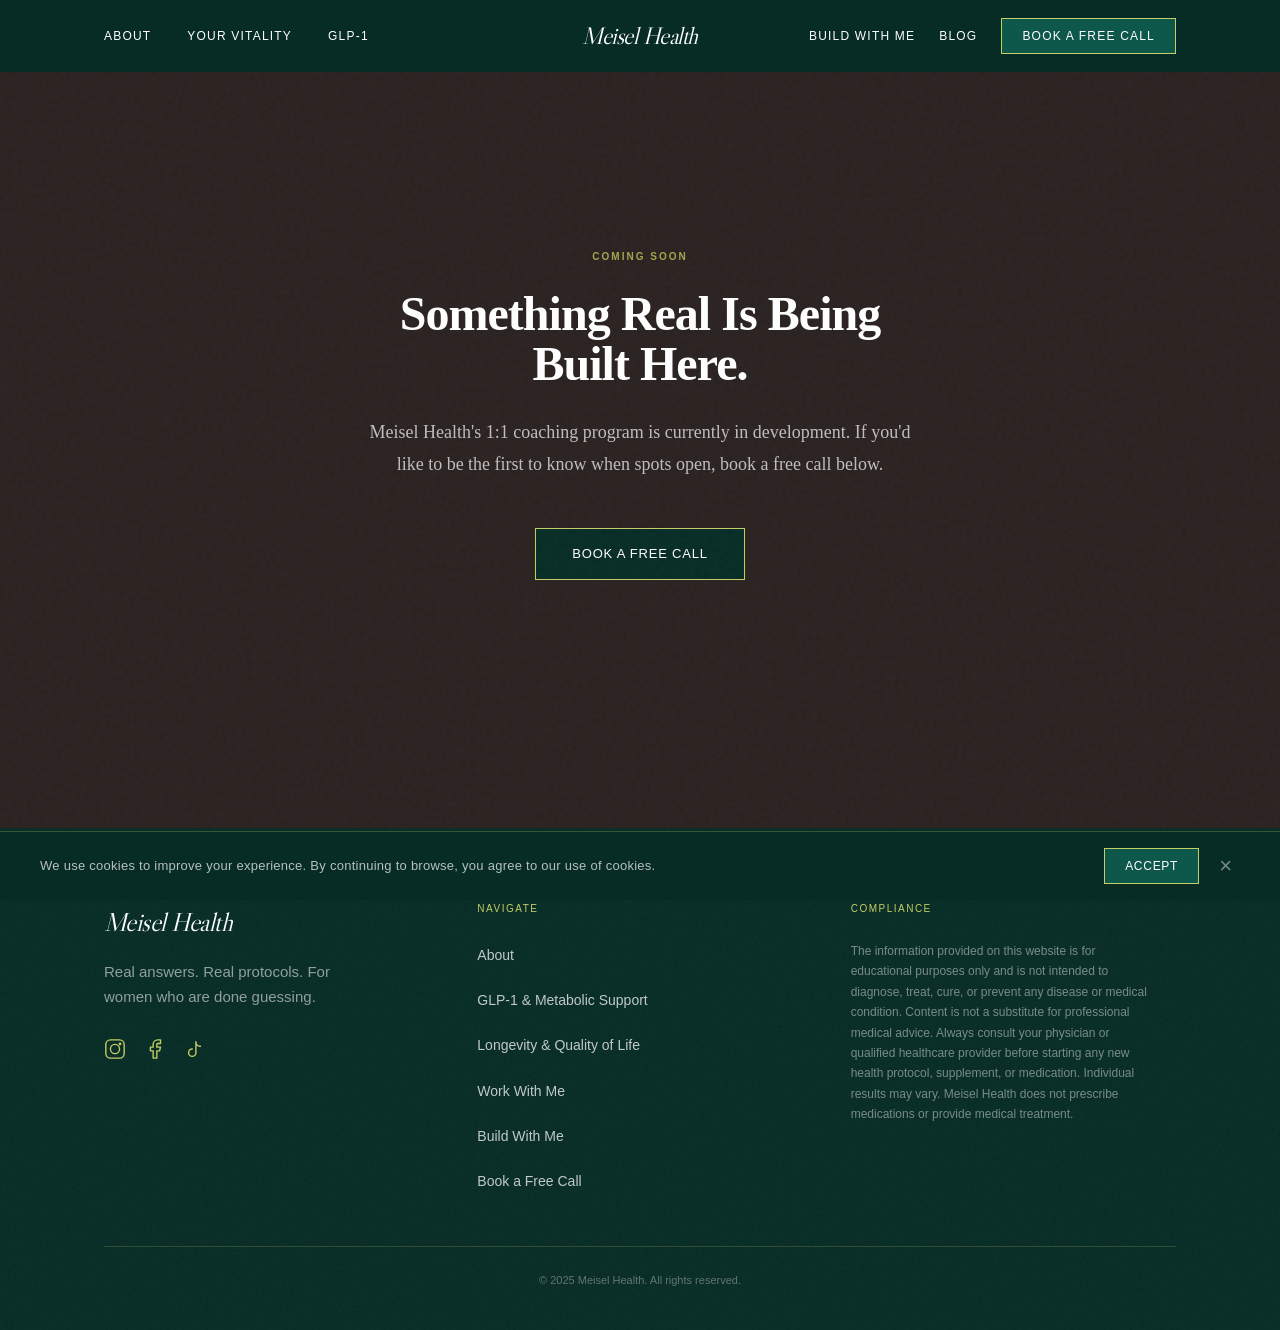
<file: work-with-me.html>
<!DOCTYPE html>
<html lang="en">
<head>
  <meta charset="UTF-8">
  <meta name="viewport" content="width=device-width, initial-scale=1.0">
  <meta name="theme-color" content="#072c26">
  <meta http-equiv="X-UA-Compatible" content="IE=edge">

  <!-- Primary Meta -->
  <title>Work With Me | 1:1 Coaching for Women Over 40 | Meisel Health</title>
  <meta name="description" content="Meisel Health's 1:1 coaching program for women over 40 is currently in development. Be the first to know when spots open by booking a free call with Alissa Meisel.">
  <meta name="author" content="Alissa Meisel">
  <meta name="robots" content="index, follow, max-image-preview:large, max-snippet:-1, max-video-preview:-1">
  <link rel="canonical" href="https://meiselhealth.com/work-with-me.html">

  <!-- Open Graph -->
  <meta property="og:type" content="website">
  <meta property="og:site_name" content="Meisel Health">
  <meta property="og:title" content="Work With Me | Meisel Health">
  <meta property="og:description" content="Meisel Health's 1:1 coaching program for women over 40 is currently in development. Book a free call to be the first to know when spots open.">
  <meta property="og:url" content="https://meiselhealth.com/work-with-me.html">
  <meta property="og:image" content="https://meiselhealth.com/images/og/homepage.jpg">
  <meta property="og:image:width" content="1200">
  <meta property="og:image:height" content="630">
  <meta property="og:locale" content="en_US">

  <!-- Twitter Card -->
  <meta name="twitter:card" content="summary_large_image">
  <meta name="twitter:title" content="Work With Me | Meisel Health">
  <meta name="twitter:description" content="Meisel Health's 1:1 coaching program for women over 40 is currently in development. Book a free call to be the first to know.">
  <meta name="twitter:image" content="https://meiselhealth.com/images/og/homepage.jpg">

  <!-- Fonts -->
  <link rel="preconnect" href="https://fonts.googleapis.com">
  <link rel="dns-prefetch" href="https://api.fontshare.com">
  <link rel="preconnect" href="https://fonts.gstatic.com" crossorigin>
  <link href="https://fonts.googleapis.com/css2?family=Libre+Caslon+Display&display=swap" rel="stylesheet">
  <link href="https://api.fontshare.com/v2/css?f[]=general-sans@400,500,600&display=swap" rel="stylesheet">

  <!-- Styles -->
  <link rel="stylesheet" href="css/tokens.css">
  <link rel="stylesheet" href="css/styles.css">

  <!-- Favicon -->
  <link rel="icon" type="image/jpeg" href="images/brand/logo-400.jpg">

  <!-- Schema: BreadcrumbList -->
  <script type="application/ld+json">
  {
    "@context": "https://schema.org",
    "@type": "BreadcrumbList",
    "itemListElement": [
      {
        "@type": "ListItem",
        "position": 1,
        "name": "Home",
        "item": "https://meiselhealth.com/"
      },
      {
        "@type": "ListItem",
        "position": 2,
        "name": "Work With Me",
        "item": "https://meiselhealth.com/work-with-me.html"
      }
    ]
  }
  </script>

  <!-- Schema: Service (1:1 Coaching, status forthcoming) -->
  <script type="application/ld+json">
  {
    "@context": "https://schema.org",
    "@type": "Service",
    "name": "1:1 Health Coaching with Alissa Meisel",
    "serviceType": "Health Coaching",
    "description": "Meisel Health's 1:1 coaching program for women over 40 is currently in development. Book a free call to join the waitlist.",
    "url": "https://meiselhealth.com/work-with-me.html",
    "provider": {
      "@type": "Organization",
      "@id": "https://meiselhealth.com/#org",
      "name": "Meisel Health",
      "url": "https://meiselhealth.com/",
      "founder": {
        "@type": "Person",
        "@id": "https://meiselhealth.com/#founder",
        "name": "Alissa Meisel",
        "jobTitle": "Board-Certified Health Coach"
      }
    },
    "audience": {
      "@type": "PeopleAudience",
      "suggestedMinAge": 40,
      "suggestedGender": "Female"
    },
    "availability": "https://schema.org/PreOrder",
    "offers": {
      "@type": "Offer",
      "availability": "https://schema.org/PreOrder",
      "url": "https://calendly.com/alissameiselhealth/30min"
    }
  }
  </script>
</head>

<body>

  <!-- ============================================================
       NAV
       ============================================================ -->
  <nav class="nav" id="nav" role="navigation" aria-label="Main navigation">
    <div class="nav__inner">
      <div class="nav__left">
        <a href="about.html" class="nav__link">About</a>
        <a href="longevity-quality-of-life.html" class="nav__link">Your Vitality</a>
        <a href="glp-1-metabolic-support.html" class="nav__link">GLP-1</a>
      </div>

      <a href="/" class="nav__logo">Meisel Health</a>

      <div class="nav__right">
        <a href="build-with-me.html" class="nav__link">Build With Me</a>
        <a href="resources/" class="nav__link">Blog</a>
        <a href="contact.html" class="nav__cta">Book a Free Call</a>
      </div>

      <button class="nav__hamburger" id="nav-hamburger" aria-label="Open menu" aria-expanded="false">
        <span></span>
        <span></span>
        <span></span>
      </button>
    </div>

    <!-- Mobile overlay -->
    <div class="nav__overlay" id="nav-overlay" aria-hidden="true">
      <a href="about.html" class="nav__overlay-link">About</a>
      <a href="longevity-quality-of-life.html" class="nav__overlay-link">Your Vitality</a>
      <a href="glp-1-metabolic-support.html" class="nav__overlay-link">GLP-1</a>
      <a href="build-with-me.html" class="nav__overlay-link">Build With Me</a>
      <a href="resources/" class="nav__overlay-link">Blog</a>
      <a href="contact.html" class="nav__overlay-link">Book a Free Call</a>
    </div>
  </nav>


  <!-- ============================================================
       COMING SOON
       ============================================================ -->
  <section class="grain-overlay" style="background-color: #2a2220; min-height: calc(100vh - 72px); display: flex; align-items: center; justify-content: center;">
    <div style="text-align: center; max-width: 640px; padding: 96px 32px;">
      <p class="label" style="margin-bottom: 24px;">Coming Soon</p>
      <h1 style="font-family: 'Playfair Display', Georgia, serif; font-weight: 700; font-size: clamp(2.4rem, 8vw, 3rem); color: #ffffff; line-height: 1.05; margin: 0 0 28px 0;">Something Real Is Being Built Here.</h1>
      <p style="font-family: 'Lora', Georgia, serif; font-size: 18px; color: rgba(255,255,255,0.7); line-height: 1.75; max-width: 560px; margin: 0 auto 48px auto;">Meisel Health's 1:1 coaching program is currently in development. If you'd like to be the first to know when spots open, book a free call below.</p>
      <a href="contact.html" class="btn-primary btn-primary--bordered">Book a Free Call</a>
    </div>
  </section>


  <!-- ============================================================
       FOOTER
       ============================================================ -->
  <footer class="footer grain-overlay" id="book" role="contentinfo">
    <div class="footer__inner">
      <!-- Left: Brand -->
      <div class="footer__brand">
        <p class="footer__brand-name">Meisel Health</p>
        <p class="footer__tagline">Real answers. Real protocols. For women who are done guessing.</p>
        <!-- TODO: Alissa to provide social media URLs for Instagram, Facebook, TikTok -->
        <div class="footer__social" aria-label="Social media links">
          <a href="#" class="footer__social-icon" aria-label="Follow Meisel Health on Instagram">
            <svg viewBox="0 0 24 24" fill="none" stroke="currentColor" stroke-width="1.5" stroke-linecap="round" stroke-linejoin="round"><rect x="2" y="2" width="20" height="20" rx="5"/><circle cx="12" cy="12" r="5"/><circle cx="17.5" cy="6.5" r="1.5" fill="currentColor" stroke="none"/></svg>
          </a>
          <a href="#" class="footer__social-icon" aria-label="Follow Meisel Health on Facebook">
            <svg viewBox="0 0 24 24" fill="none" stroke="currentColor" stroke-width="1.5" stroke-linecap="round" stroke-linejoin="round"><path d="M18 2h-3a5 5 0 0 0-5 5v3H7v4h3v8h4v-8h3l1-4h-4V7a1 1 0 0 1 1-1h3z"/></svg>
          </a>
          <a href="#" class="footer__social-icon" aria-label="Follow Meisel Health on TikTok">
            <svg viewBox="0 0 24 24" fill="none" stroke="currentColor" stroke-width="1.5" stroke-linecap="round" stroke-linejoin="round"><path d="M9 12a4 4 0 1 0 4 4V4a5 5 0 0 0 5 5"/></svg>
          </a>
        </div>
      </div>

      <!-- Middle: Navigation -->
      <div class="footer__nav">
        <p class="footer__nav-heading">Navigate</p>
        <ul class="footer__nav-list">
          <li><a href="about.html" class="footer__nav-link">About</a></li>
          <li><a href="glp-1-metabolic-support.html" class="footer__nav-link">GLP-1 &amp; Metabolic Support</a></li>
          <li><a href="longevity-quality-of-life.html" class="footer__nav-link">Longevity &amp; Quality of Life</a></li>
          <li><a href="work-with-me.html" class="footer__nav-link">Work With Me</a></li>
          <li><a href="build-with-me.html" class="footer__nav-link">Build With Me</a></li>
          <li><a href="contact.html" class="footer__nav-link">Book a Free Call</a></li>
        </ul>
      </div>

      <!-- Right: Compliance -->
      <div class="footer__compliance">
        <p class="footer__compliance-heading">Compliance</p>
        <p class="footer__compliance-text">The information provided on this website is for educational purposes only and is not intended to diagnose, treat, cure, or prevent any disease or medical condition. Content is not a substitute for professional medical advice. Always consult your physician or qualified healthcare provider before starting any new health protocol, supplement, or medication. Individual results may vary. Meisel Health does not prescribe medications or provide medical treatment.</p>
      </div>
    </div>

    <div class="footer__bottom">
      <div class="footer__bottom-rule"></div>
      <p class="footer__copyright">&copy; 2025 Meisel Health. All rights reserved.</p>
    </div>
  </footer>


  <!-- Scripts -->
  <script src="js/main.js" defer></script>
</body>
</html>
</file>
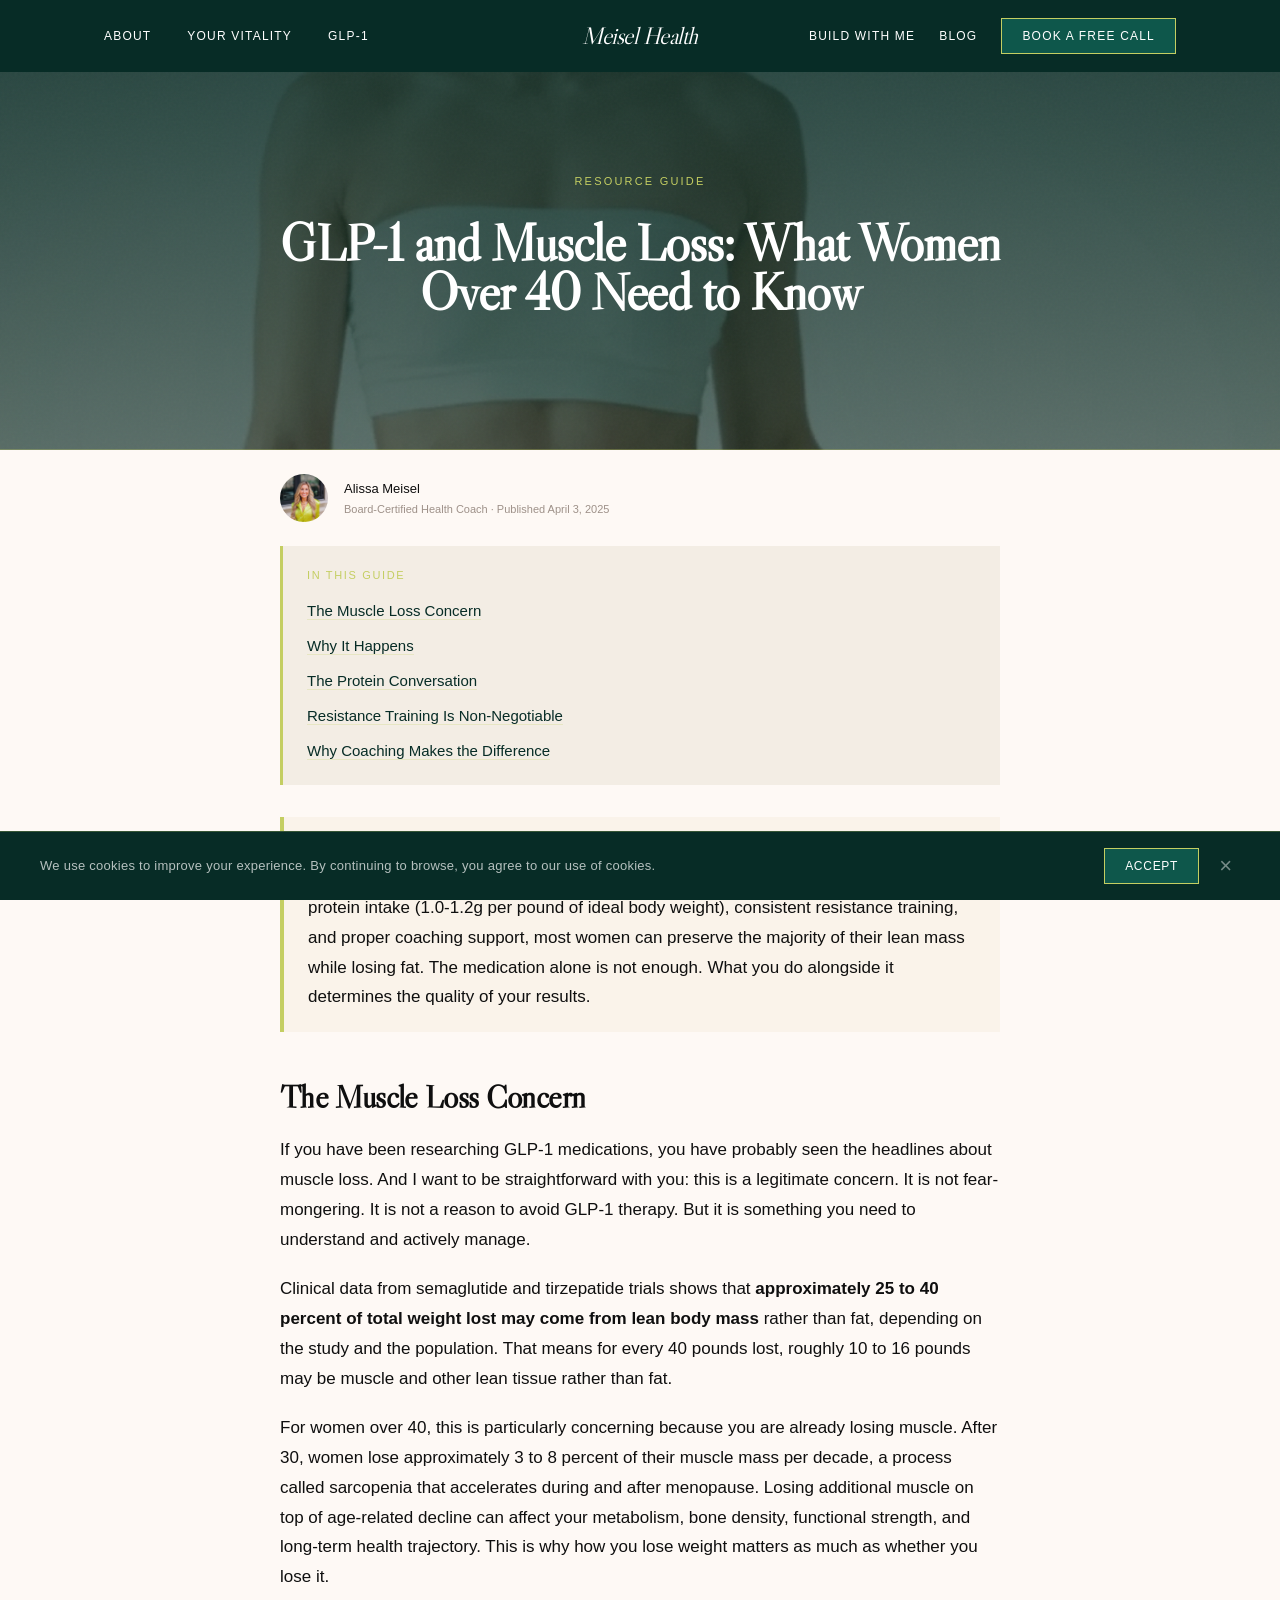
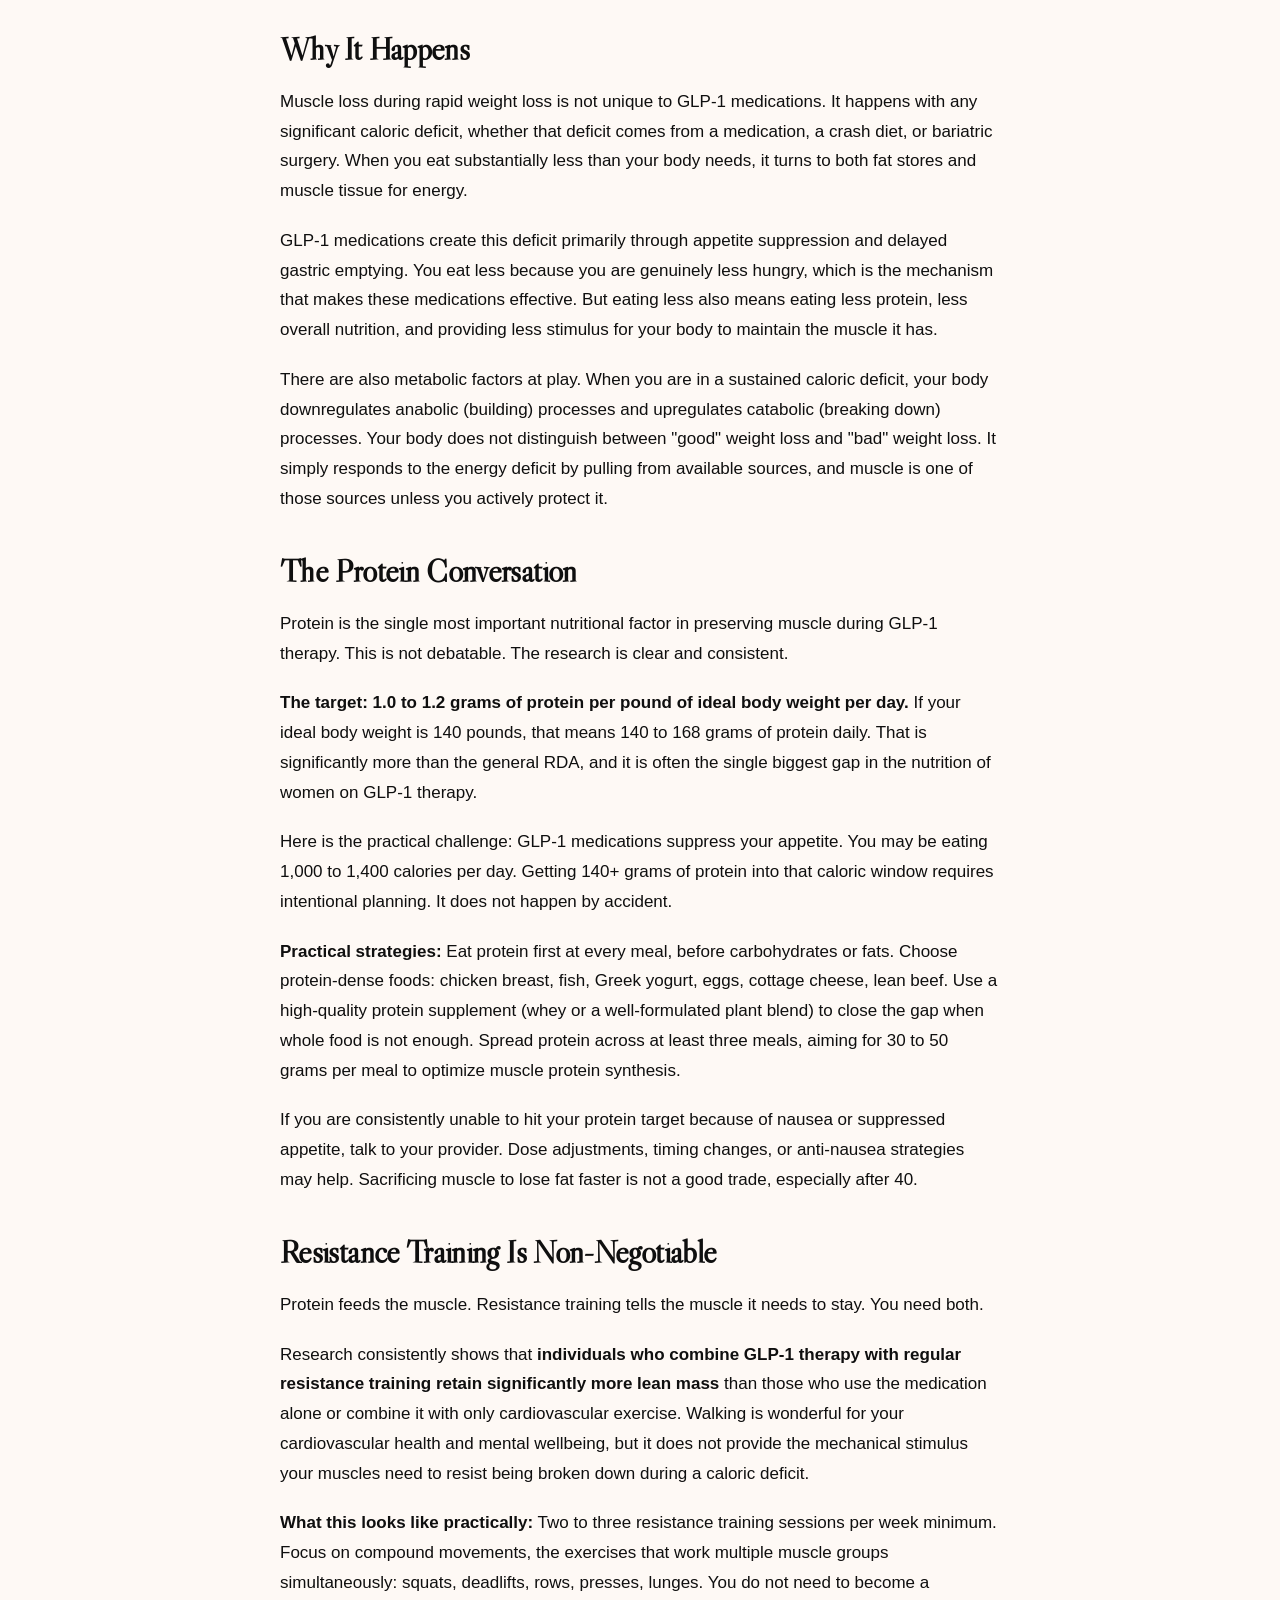
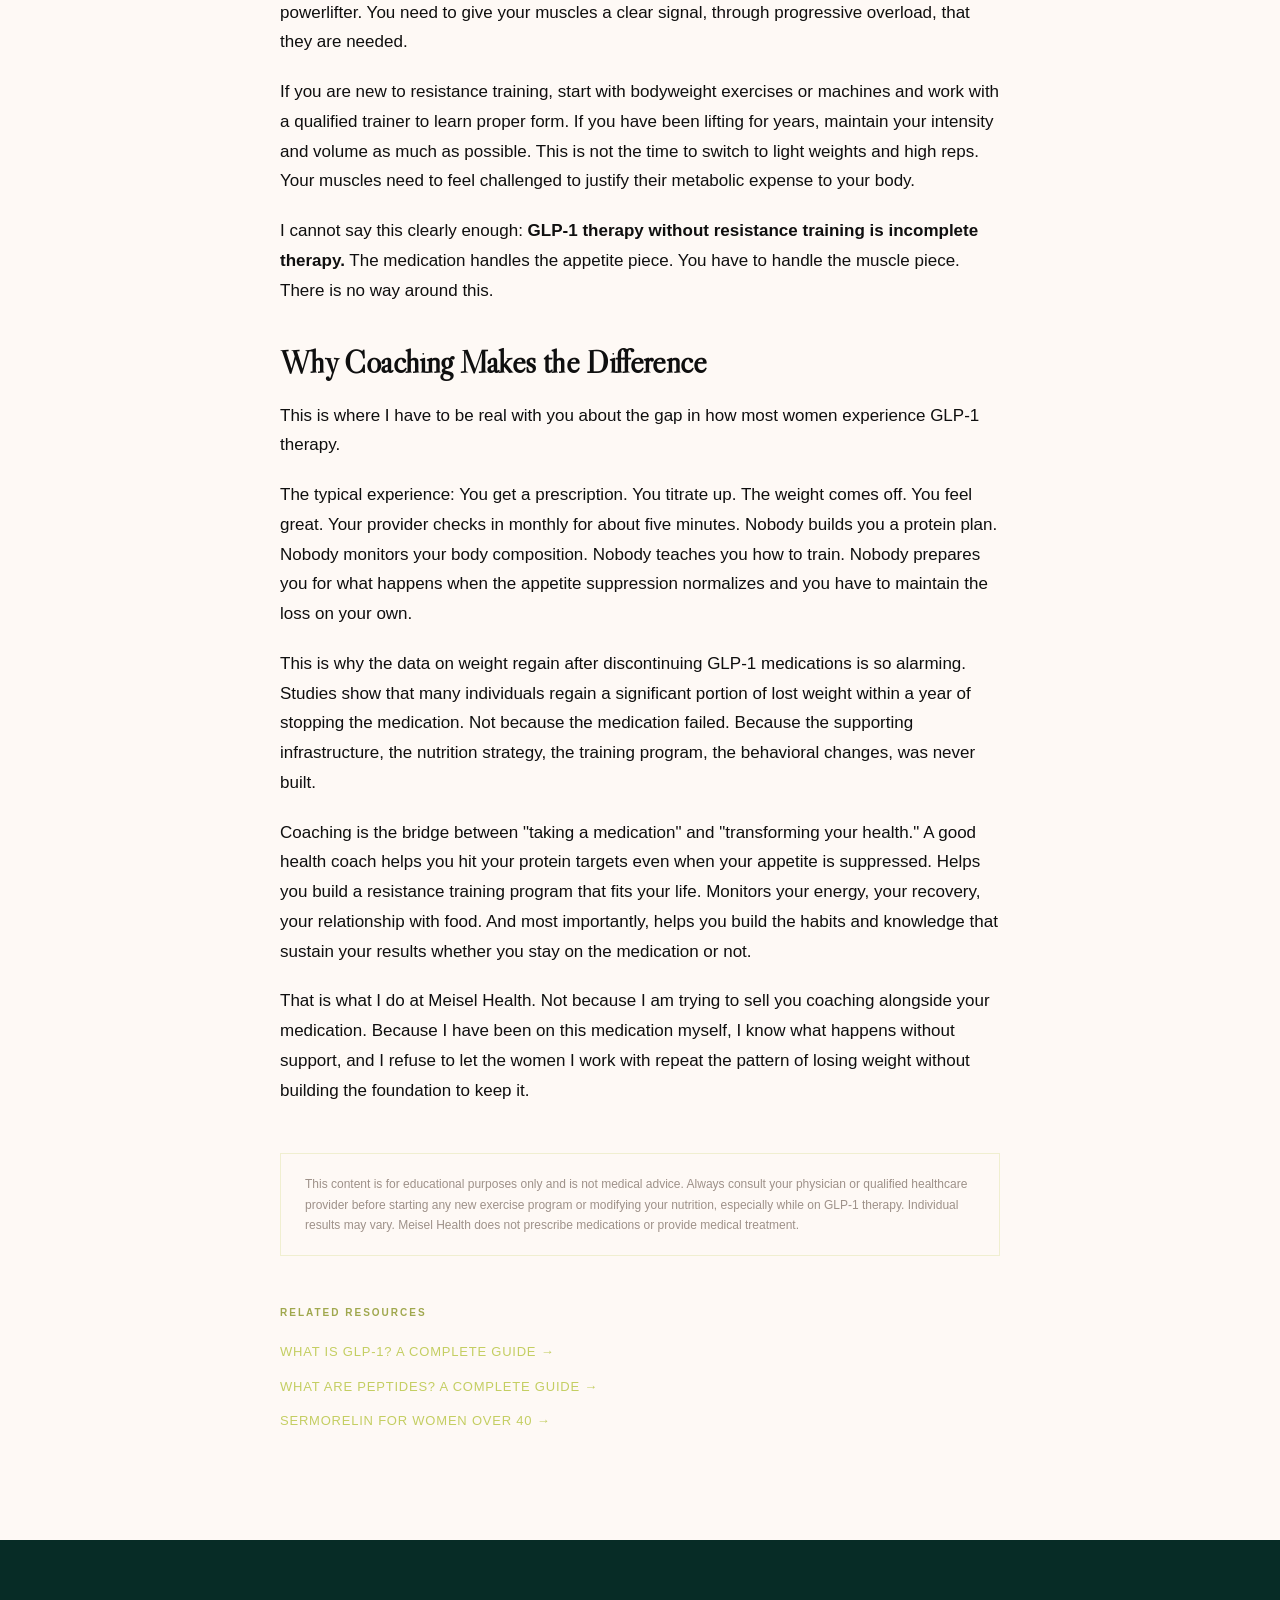
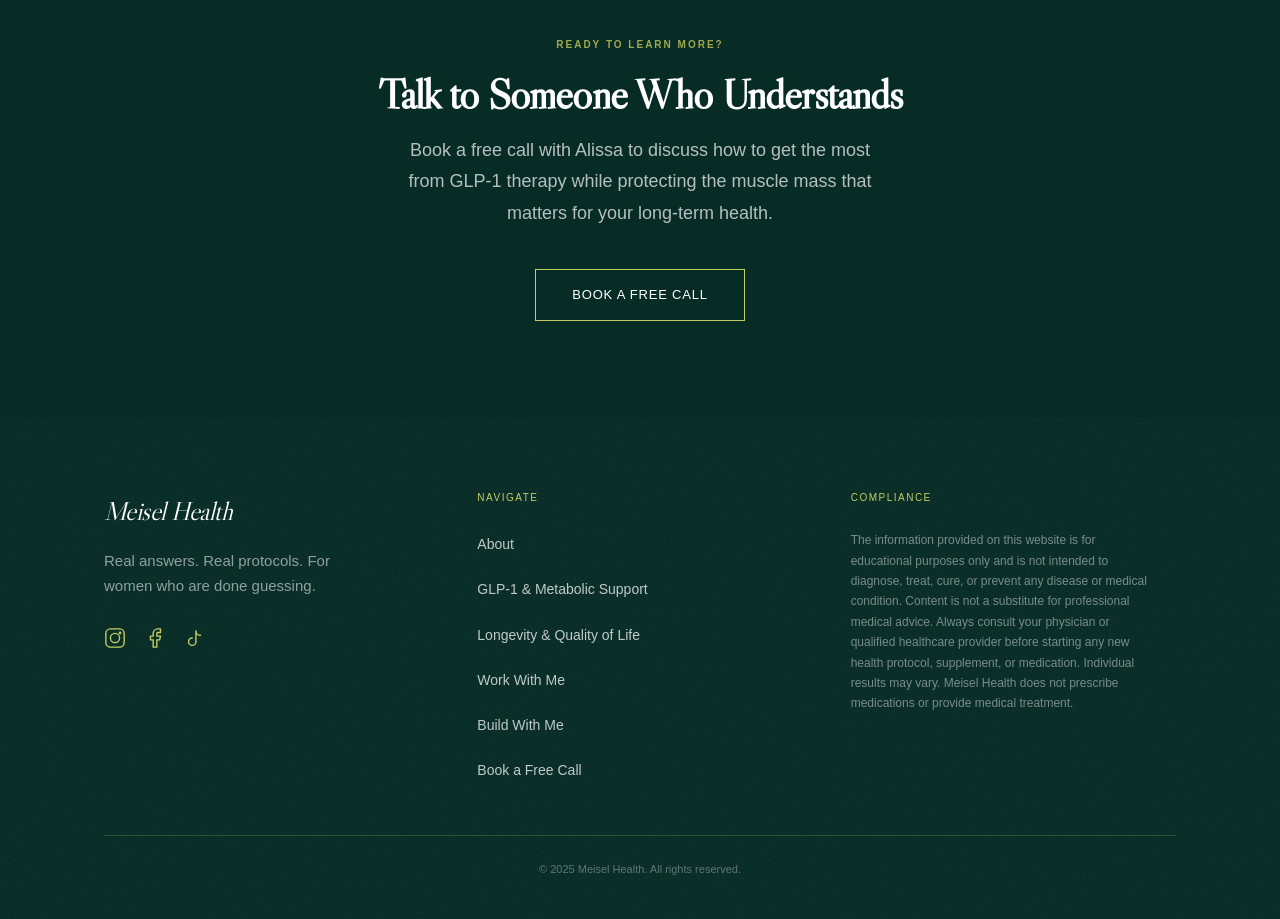
<file: resources/glp1-and-muscle-loss.html>
<!DOCTYPE html>
<html lang="en">
<head>
  <meta charset="UTF-8">
  <meta name="viewport" content="width=device-width, initial-scale=1.0">
  <meta http-equiv="X-UA-Compatible" content="IE=edge">

  <!-- Primary Meta -->
  <title>GLP-1 and Muscle Loss: What Women Over 40 Need to Know | Meisel Health</title>
  <meta name="description" content="Muscle loss is a real concern with GLP-1 therapy. Learn why it happens, how to preserve lean mass while losing weight, the role of protein and resistance training, and why coaching support matters for women over 40.">
  <meta name="author" content="Alissa Meisel">
  <meta name="robots" content="index, follow, max-image-preview:large, max-snippet:-1, max-video-preview:-1">
  <link rel="canonical" href="https://meiselhealth.com/resources/glp1-and-muscle-loss">

  <!-- Open Graph -->
  <meta property="og:type" content="article">
  <meta property="og:site_name" content="Meisel Health">
  <meta property="og:title" content="GLP-1 and Muscle Loss: What Women Over 40 Need to Know">
  <meta property="og:description" content="Muscle loss is a real concern with GLP-1 therapy. Learn how to preserve lean mass while losing weight, from a Board-Certified Health Coach.">
  <meta property="og:url" content="https://meiselhealth.com/resources/glp1-and-muscle-loss">
  <meta property="og:image" content="https://meiselhealth.com/images/og/weight-loss.jpg">
  <meta property="og:image:width" content="1200">
  <meta property="og:image:height" content="630">
  <meta property="og:locale" content="en_US">

  <!-- Twitter Card -->
  <meta name="twitter:card" content="summary_large_image">
  <meta name="twitter:title" content="GLP-1 and Muscle Loss: What Women Over 40 Need to Know">
  <meta name="twitter:description" content="Muscle loss is a real concern with GLP-1 therapy. Learn how to preserve lean mass while losing weight.">
  <meta name="twitter:image" content="https://meiselhealth.com/images/og/weight-loss.jpg">

  <!-- Fonts -->
  <link rel="preconnect" href="https://fonts.googleapis.com">
  <link rel="dns-prefetch" href="https://api.fontshare.com">
  <link rel="preconnect" href="https://fonts.gstatic.com" crossorigin>
  <link href="https://fonts.googleapis.com/css2?family=Libre+Caslon+Display&display=swap" rel="stylesheet">
  <link href="https://api.fontshare.com/v2/css?f[]=general-sans@400,500,600&display=swap" rel="stylesheet">

  <!-- Styles -->
  <link rel="stylesheet" href="../css/tokens.css">
  <link rel="stylesheet" href="../css/styles.css">

  <!-- Favicon -->
  <link rel="icon" type="image/jpeg" href="../images/brand/logo-400.jpg">

  <!-- Mobile overrides for article layout -->
  <style>
    @media (max-width: 768px) {
      .hero__headline {
        font-size: clamp(2rem, 8vw, 3.5rem) !important;
        max-width: 100% !important;
      }
      article h2 {
        font-size: clamp(1.5rem, 6vw, 2rem) !important;
        line-height: 1.15 !important;
      }
      article h3 {
        font-size: clamp(1.2rem, 5vw, 1.5rem) !important;
      }
      article > div {
        max-width: 100% !important;
        padding: 0 !important;
      }
      article {
        padding-left: 24px !important;
        padding-right: 24px !important;
      }
    }
  </style>

  <!-- Schema: Article -->
  <script type="application/ld+json">
  {
    "@context": "https://schema.org",
    "@type": "Article",
    "headline": "GLP-1 and Muscle Loss: What Women Over 40 Need to Know",
    "description": "Muscle loss is a real concern with GLP-1 therapy. Learn why it happens, how to preserve lean mass, and why coaching support matters for women over 40.",
    "author": {"@type":"Person","name":"Alissa Meisel","jobTitle":"Board-Certified Health Coach","url":"https://meiselhealth.com/about"},
    "publisher": {"@type":"Organization","name":"Meisel Health","url":"https://meiselhealth.com","logo":"https://meiselhealth.com/images/brand/logo-400.jpg"},
    "datePublished": "2025-04-03",
    "dateModified": "2025-04-03",
    "image": "https://meiselhealth.com/images/og/weight-loss.jpg",
    "mainEntityOfPage": "https://meiselhealth.com/resources/glp1-and-muscle-loss",
    "url": "https://meiselhealth.com/resources/glp1-and-muscle-loss"
  }
  </script>

  <!-- Schema: BreadcrumbList -->
  <script type="application/ld+json">
  {
    "@context": "https://schema.org",
    "@type": "BreadcrumbList",
    "itemListElement": [
      {"@type":"ListItem","position":1,"name":"Home","item":"https://meiselhealth.com/"},
      {"@type":"ListItem","position":2,"name":"Resources","item":"https://meiselhealth.com/resources/"},
      {"@type":"ListItem","position":3,"name":"GLP-1 and Muscle Loss","item":"https://meiselhealth.com/resources/glp1-and-muscle-loss"}
    ]
  }
  </script>

  <!-- Schema: FAQPage -->
  <script type="application/ld+json">
  {
    "@context": "https://schema.org",
    "@type": "FAQPage",
    "mainEntity": [
      {
        "@type": "Question",
        "name": "Do GLP-1 medications cause muscle loss?",
        "acceptedAnswer": {"@type":"Answer","text":"Any significant caloric deficit can lead to loss of lean body mass alongside fat loss, and GLP-1 medications are no exception. Clinical trials have shown that approximately 25-40% of weight lost on GLP-1 therapy may come from lean mass rather than fat, depending on the study. However, this is not unique to GLP-1 medications. It happens with any form of substantial weight loss. The key difference is that with proper nutrition and exercise guidance, much of this lean mass loss can be mitigated."}
      },
      {
        "@type": "Question",
        "name": "How much protein should women on GLP-1 therapy eat to preserve muscle?",
        "acceptedAnswer": {"@type":"Answer","text":"Most evidence-based guidelines recommend that women on GLP-1 therapy consume between 1.0 and 1.2 grams of protein per pound of ideal body weight per day to support muscle preservation. This is significantly more than the general RDA and can be challenging when appetite is suppressed. Prioritizing protein at every meal, eating protein first before other foods, and using high-quality protein supplements when needed are practical strategies. A health coach can help you build a sustainable protein-forward eating plan that works within your appetite capacity."}
      },
      {
        "@type": "Question",
        "name": "What type of exercise prevents muscle loss during GLP-1 therapy?",
        "acceptedAnswer": {"@type":"Answer","text":"Resistance training (strength training with weights, bands, or bodyweight) is the single most important type of exercise for preserving lean mass during GLP-1 therapy. Research consistently shows that individuals who combine GLP-1 medications with regular resistance training retain significantly more muscle than those who rely on the medication alone. Aim for at least 2-3 sessions per week focusing on compound movements that work multiple muscle groups. Walking and cardiovascular exercise support overall health but do not provide the same muscle-preserving stimulus as resistance training."}
      }
    ]
  }
  </script>

  <!-- Schema: Speakable -->
  <script type="application/ld+json">
  {
    "@context": "https://schema.org",
    "@type": "WebPage",
    "name": "GLP-1 and Muscle Loss: What Women Over 40 Need to Know",
    "speakable": {"@type":"SpeakableSpecification","cssSelector":[".speakable-answer",".key-definition","h1"]},
    "url": "https://meiselhealth.com/resources/glp1-and-muscle-loss"
  }
  </script>
</head>

<body>

  <!-- NAV -->
  <nav class="nav" id="nav" role="navigation" aria-label="Main navigation">
    <div class="nav__inner">
      <div class="nav__left">
        <a href="../about.html" class="nav__link">About</a>
        <a href="../longevity-quality-of-life.html" class="nav__link">Your Vitality</a>
        <a href="../glp-1-metabolic-support.html" class="nav__link">GLP-1</a>
      </div>
      <a href="../index.html" class="nav__logo">Meisel Health</a>
      <div class="nav__right">
        <a href="../build-with-me.html" class="nav__link">Build With Me</a>
        <a href="./" class="nav__link">Blog</a>
        <a href="../contact.html" class="nav__cta">Book a Free Call</a>
      </div>
      <button class="nav__hamburger" id="nav-hamburger" aria-label="Open menu" aria-expanded="false">
        <span></span><span></span><span></span>
      </button>
    </div>
    <div class="nav__overlay" id="nav-overlay" aria-hidden="true">
      <a href="../about.html" class="nav__overlay-link">About</a>
      <a href="../longevity-quality-of-life.html" class="nav__overlay-link">Your Vitality</a>
      <a href="../glp-1-metabolic-support.html" class="nav__overlay-link">GLP-1</a>
      <a href="../build-with-me.html" class="nav__overlay-link">Build With Me</a>
      <a href="./" class="nav__overlay-link">Blog</a>
      <a href="../contact.html" class="nav__overlay-link">Book a Free Call</a>
    </div>
  </nav>


  <!-- HERO -->
  <section class="hero grain-overlay" style="min-height:50vh;" aria-labelledby="hero-heading">
    <div class="hero__bg" style="background-image:url('../images/resources/weight-loss.webp');" role="img" aria-label="Woman on a scale representing weight management and muscle preservation"></div>
    <div class="hero__overlay"></div>
    <div class="hero__content">
      <p class="hero__label hero-reveal hero-reveal--label">Resource Guide</p>
      <h1 id="hero-heading" class="hero__headline hero-reveal hero-reveal--h1-line1" style="font-size:clamp(32px,5vw,52px);font-weight:700;max-width:780px;">GLP-1 and Muscle Loss: What Women Over 40 Need to Know</h1>
    </div>
    <div class="hero__rule"></div>
  </section>


  <!-- AUTHOR BYLINE -->
  <div style="background:var(--color-cream);padding:24px var(--section-pad-x);position:relative;z-index:1;">
    <div style="max-width:var(--container-prose);margin:0 auto;display:flex;align-items:center;gap:16px;">
      <picture><source srcset="../images/alissa/homepage.webp" type="image/webp"><img src="../images/alissa/homepage.jpg" alt="Alissa Meisel" width="48" height="48" style="border-radius:50%;object-fit:cover;width:48px;height:48px;" loading="lazy"></picture>
      <div>
        <p style="font-family:var(--font-label);font-size:13px;font-weight:500;color:var(--color-black);margin:0;">Alissa Meisel</p>
        <p style="font-family:var(--font-label);font-size:11px;color:var(--color-stone);margin:0;">Board-Certified Health Coach &middot; Published April 3, 2025</p>
      </div>
    </div>
  </div>


  <!-- TABLE OF CONTENTS -->
  <div style="background:var(--color-cream);padding:0 var(--section-pad-x) 32px;position:relative;z-index:1;">
    <div style="max-width:var(--container-prose);margin:0 auto;">
      <div style="border-left:3px solid var(--color-gold);padding:20px 24px;background:var(--color-cream-deep);">
        <p style="font-family:var(--font-label);font-size:11px;text-transform:uppercase;letter-spacing:0.15em;color:var(--color-gold);margin-bottom:12px;">In This Guide</p>
        <ul style="list-style:none;padding:0;margin:0;">
          <li style="margin-bottom:8px;"><a href="#the-concern" style="font-family:var(--font-body);font-size:15px;color:var(--color-forest);text-decoration:none;border-bottom:1px solid var(--color-gold-divider);">The Muscle Loss Concern</a></li>
          <li style="margin-bottom:8px;"><a href="#why-it-happens" style="font-family:var(--font-body);font-size:15px;color:var(--color-forest);text-decoration:none;border-bottom:1px solid var(--color-gold-divider);">Why It Happens</a></li>
          <li style="margin-bottom:8px;"><a href="#protein" style="font-family:var(--font-body);font-size:15px;color:var(--color-forest);text-decoration:none;border-bottom:1px solid var(--color-gold-divider);">The Protein Conversation</a></li>
          <li style="margin-bottom:8px;"><a href="#resistance-training" style="font-family:var(--font-body);font-size:15px;color:var(--color-forest);text-decoration:none;border-bottom:1px solid var(--color-gold-divider);">Resistance Training Is Non-Negotiable</a></li>
          <li><a href="#coaching" style="font-family:var(--font-body);font-size:15px;color:var(--color-forest);text-decoration:none;border-bottom:1px solid var(--color-gold-divider);">Why Coaching Makes the Difference</a></li>
        </ul>
      </div>
    </div>
  </div>


  <!-- ARTICLE BODY -->
  <article style="background:var(--color-cream);padding:0 var(--section-pad-x) var(--section-pad-y);position:relative;z-index:1;">
    <div style="max-width:var(--container-prose);margin:0 auto;">

      <!-- TL;DR -->
      <div class="key-definition speakable-answer" style="border-left:4px solid var(--color-gold);padding:20px 24px;background:rgba(184,153,62,0.06);margin-bottom:48px;">
        <p style="font-family:var(--font-label);font-size:11px;text-transform:uppercase;letter-spacing:0.15em;color:var(--color-gold);margin-bottom:8px;">TL;DR</p>
        <p style="font-family:var(--font-body);font-size:17px;line-height:1.75;color:var(--color-black);margin:0;">Muscle loss during GLP-1 therapy is a real concern, but it is manageable. With adequate protein intake (1.0-1.2g per pound of ideal body weight), consistent resistance training, and proper coaching support, most women can preserve the majority of their lean mass while losing fat. The medication alone is not enough. What you do alongside it determines the quality of your results.</p>
      </div>


      <!-- Section 1 -->
      <h2 id="the-concern" style="font-family:var(--font-display);font-weight:600;font-size:32px;color:var(--color-black);margin-bottom:20px;line-height:1.1;">The Muscle Loss Concern</h2>

      <p style="font-family:var(--font-body);font-size:17px;line-height:1.75;color:var(--color-black);margin-bottom:20px;">If you have been researching GLP-1 medications, you have probably seen the headlines about muscle loss. And I want to be straightforward with you: this is a legitimate concern. It is not fear-mongering. It is not a reason to avoid GLP-1 therapy. But it is something you need to understand and actively manage.</p>

      <p style="font-family:var(--font-body);font-size:17px;line-height:1.75;color:var(--color-black);margin-bottom:20px;">Clinical data from semaglutide and tirzepatide trials shows that <strong>approximately 25 to 40 percent of total weight lost may come from lean body mass</strong> rather than fat, depending on the study and the population. That means for every 40 pounds lost, roughly 10 to 16 pounds may be muscle and other lean tissue rather than fat.</p>

      <p style="font-family:var(--font-body);font-size:17px;line-height:1.75;color:var(--color-black);margin-bottom:40px;">For women over 40, this is particularly concerning because you are already losing muscle. After 30, women lose approximately 3 to 8 percent of their muscle mass per decade, a process called sarcopenia that accelerates during and after menopause. Losing additional muscle on top of age-related decline can affect your metabolism, bone density, functional strength, and long-term health trajectory. This is why how you lose weight matters as much as whether you lose it.</p>


      <!-- Section 2 -->
      <h2 id="why-it-happens" style="font-family:var(--font-display);font-weight:600;font-size:32px;color:var(--color-black);margin-bottom:20px;line-height:1.1;">Why It Happens</h2>

      <p style="font-family:var(--font-body);font-size:17px;line-height:1.75;color:var(--color-black);margin-bottom:20px;">Muscle loss during rapid weight loss is not unique to GLP-1 medications. It happens with any significant caloric deficit, whether that deficit comes from a medication, a crash diet, or bariatric surgery. When you eat substantially less than your body needs, it turns to both fat stores and muscle tissue for energy.</p>

      <p style="font-family:var(--font-body);font-size:17px;line-height:1.75;color:var(--color-black);margin-bottom:20px;">GLP-1 medications create this deficit primarily through appetite suppression and delayed gastric emptying. You eat less because you are genuinely less hungry, which is the mechanism that makes these medications effective. But eating less also means eating less protein, less overall nutrition, and providing less stimulus for your body to maintain the muscle it has.</p>

      <p style="font-family:var(--font-body);font-size:17px;line-height:1.75;color:var(--color-black);margin-bottom:40px;">There are also metabolic factors at play. When you are in a sustained caloric deficit, your body downregulates anabolic (building) processes and upregulates catabolic (breaking down) processes. Your body does not distinguish between "good" weight loss and "bad" weight loss. It simply responds to the energy deficit by pulling from available sources, and muscle is one of those sources unless you actively protect it.</p>


      <!-- Section 3 -->
      <h2 id="protein" style="font-family:var(--font-display);font-weight:600;font-size:32px;color:var(--color-black);margin-bottom:20px;line-height:1.1;">The Protein Conversation</h2>

      <p style="font-family:var(--font-body);font-size:17px;line-height:1.75;color:var(--color-black);margin-bottom:20px;">Protein is the single most important nutritional factor in preserving muscle during GLP-1 therapy. This is not debatable. The research is clear and consistent.</p>

      <p style="font-family:var(--font-body);font-size:17px;line-height:1.75;color:var(--color-black);margin-bottom:20px;"><strong>The target: 1.0 to 1.2 grams of protein per pound of ideal body weight per day.</strong> If your ideal body weight is 140 pounds, that means 140 to 168 grams of protein daily. That is significantly more than the general RDA, and it is often the single biggest gap in the nutrition of women on GLP-1 therapy.</p>

      <p style="font-family:var(--font-body);font-size:17px;line-height:1.75;color:var(--color-black);margin-bottom:20px;">Here is the practical challenge: GLP-1 medications suppress your appetite. You may be eating 1,000 to 1,400 calories per day. Getting 140+ grams of protein into that caloric window requires intentional planning. It does not happen by accident.</p>

      <p style="font-family:var(--font-body);font-size:17px;line-height:1.75;color:var(--color-black);margin-bottom:20px;"><strong>Practical strategies:</strong> Eat protein first at every meal, before carbohydrates or fats. Choose protein-dense foods: chicken breast, fish, Greek yogurt, eggs, cottage cheese, lean beef. Use a high-quality protein supplement (whey or a well-formulated plant blend) to close the gap when whole food is not enough. Spread protein across at least three meals, aiming for 30 to 50 grams per meal to optimize muscle protein synthesis.</p>

      <p style="font-family:var(--font-body);font-size:17px;line-height:1.75;color:var(--color-black);margin-bottom:40px;">If you are consistently unable to hit your protein target because of nausea or suppressed appetite, talk to your provider. Dose adjustments, timing changes, or anti-nausea strategies may help. Sacrificing muscle to lose fat faster is not a good trade, especially after 40.</p>


      <!-- Section 4 -->
      <h2 id="resistance-training" style="font-family:var(--font-display);font-weight:600;font-size:32px;color:var(--color-black);margin-bottom:20px;line-height:1.1;">Resistance Training Is Non-Negotiable</h2>

      <p style="font-family:var(--font-body);font-size:17px;line-height:1.75;color:var(--color-black);margin-bottom:20px;">Protein feeds the muscle. Resistance training tells the muscle it needs to stay. You need both.</p>

      <p style="font-family:var(--font-body);font-size:17px;line-height:1.75;color:var(--color-black);margin-bottom:20px;">Research consistently shows that <strong>individuals who combine GLP-1 therapy with regular resistance training retain significantly more lean mass</strong> than those who use the medication alone or combine it with only cardiovascular exercise. Walking is wonderful for your cardiovascular health and mental wellbeing, but it does not provide the mechanical stimulus your muscles need to resist being broken down during a caloric deficit.</p>

      <p style="font-family:var(--font-body);font-size:17px;line-height:1.75;color:var(--color-black);margin-bottom:20px;"><strong>What this looks like practically:</strong> Two to three resistance training sessions per week minimum. Focus on compound movements, the exercises that work multiple muscle groups simultaneously: squats, deadlifts, rows, presses, lunges. You do not need to become a powerlifter. You need to give your muscles a clear signal, through progressive overload, that they are needed.</p>

      <p style="font-family:var(--font-body);font-size:17px;line-height:1.75;color:var(--color-black);margin-bottom:20px;">If you are new to resistance training, start with bodyweight exercises or machines and work with a qualified trainer to learn proper form. If you have been lifting for years, maintain your intensity and volume as much as possible. This is not the time to switch to light weights and high reps. Your muscles need to feel challenged to justify their metabolic expense to your body.</p>

      <p style="font-family:var(--font-body);font-size:17px;line-height:1.75;color:var(--color-black);margin-bottom:40px;">I cannot say this clearly enough: <strong>GLP-1 therapy without resistance training is incomplete therapy.</strong> The medication handles the appetite piece. You have to handle the muscle piece. There is no way around this.</p>


      <!-- Section 5 -->
      <h2 id="coaching" style="font-family:var(--font-display);font-weight:600;font-size:32px;color:var(--color-black);margin-bottom:20px;line-height:1.1;">Why Coaching Makes the Difference</h2>

      <p style="font-family:var(--font-body);font-size:17px;line-height:1.75;color:var(--color-black);margin-bottom:20px;">This is where I have to be real with you about the gap in how most women experience GLP-1 therapy.</p>

      <p style="font-family:var(--font-body);font-size:17px;line-height:1.75;color:var(--color-black);margin-bottom:20px;">The typical experience: You get a prescription. You titrate up. The weight comes off. You feel great. Your provider checks in monthly for about five minutes. Nobody builds you a protein plan. Nobody monitors your body composition. Nobody teaches you how to train. Nobody prepares you for what happens when the appetite suppression normalizes and you have to maintain the loss on your own.</p>

      <p style="font-family:var(--font-body);font-size:17px;line-height:1.75;color:var(--color-black);margin-bottom:20px;">This is why the data on weight regain after discontinuing GLP-1 medications is so alarming. Studies show that many individuals regain a significant portion of lost weight within a year of stopping the medication. Not because the medication failed. Because the supporting infrastructure, the nutrition strategy, the training program, the behavioral changes, was never built.</p>

      <p style="font-family:var(--font-body);font-size:17px;line-height:1.75;color:var(--color-black);margin-bottom:20px;">Coaching is the bridge between "taking a medication" and "transforming your health." A good health coach helps you hit your protein targets even when your appetite is suppressed. Helps you build a resistance training program that fits your life. Monitors your energy, your recovery, your relationship with food. And most importantly, helps you build the habits and knowledge that sustain your results whether you stay on the medication or not.</p>

      <p style="font-family:var(--font-body);font-size:17px;line-height:1.75;color:var(--color-black);margin-bottom:48px;">That is what I do at Meisel Health. Not because I am trying to sell you coaching alongside your medication. Because I have been on this medication myself, I know what happens without support, and I refuse to let the women I work with repeat the pattern of losing weight without building the foundation to keep it.</p>


      <!-- Provider Disclaimer -->
      <div class="compliance" style="margin-top:48px;padding:20px 24px;border:1px solid var(--color-gold-divider);">
        <p style="font-family:var(--font-label);font-size:12px;line-height:1.7;color:var(--color-stone);margin:0;">This content is for educational purposes only and is not medical advice. Always consult your physician or qualified healthcare provider before starting any new exercise program or modifying your nutrition, especially while on GLP-1 therapy. Individual results may vary. Meisel Health does not prescribe medications or provide medical treatment.</p>
      </div>


      <!-- Related Resources -->
      <div style="margin-top:48px;">
        <p class="label" style="margin-bottom:20px;">Related Resources</p>
        <a href="what-is-glp1.html" class="btn-arrow" style="display:block;margin-bottom:12px;">What Is GLP-1? A Complete Guide <span class="arrow">&rarr;</span></a>
        <a href="what-are-peptides.html" class="btn-arrow" style="display:block;margin-bottom:12px;">What Are Peptides? A Complete Guide <span class="arrow">&rarr;</span></a>
        <a href="sermorelin-for-women.html" class="btn-arrow" style="display:block;margin-bottom:12px;">Sermorelin for Women Over 40 <span class="arrow">&rarr;</span></a>
      </div>

    </div>
  </article>


  <!-- CTA SECTION -->
  <section style="background:var(--color-forest);padding:var(--section-pad-y) var(--section-pad-x);text-align:center;position:relative;z-index:1;">
    <p class="label reveal" style="margin-bottom:20px;">Ready to Learn More?</p>
    <h2 style="font-family:var(--font-display);font-weight:700;font-size:clamp(28px,4vw,42px);color:white;margin-bottom:20px;" class="reveal">Talk to Someone Who Understands</h2>
    <p style="font-family:var(--font-body);font-size:18px;color:rgba(255,255,255,0.7);max-width:500px;margin:0 auto 40px;line-height:1.75;" class="reveal">Book a free call with Alissa to discuss how to get the most from GLP-1 therapy while protecting the muscle mass that matters for your long-term health.</p>
    <a href="../contact.html" class="btn-primary btn-primary--bordered reveal">Book a Free Call</a>
  </section>


  <!-- FOOTER -->
  <footer class="footer grain-overlay" id="book" role="contentinfo">
    <div class="footer__inner">
      <div class="footer__brand">
        <p class="footer__brand-name">Meisel Health</p>
        <p class="footer__tagline">Real answers. Real protocols. For women who are done guessing.</p>
        <!-- TODO: Alissa to provide social media URLs for Instagram, Facebook, TikTok -->
        <div class="footer__social" aria-label="Social media links">
          <a href="#" class="footer__social-icon" aria-label="Follow Meisel Health on Instagram"><svg viewBox="0 0 24 24" fill="none" stroke="currentColor" stroke-width="1.5" stroke-linecap="round" stroke-linejoin="round"><rect x="2" y="2" width="20" height="20" rx="5"/><circle cx="12" cy="12" r="5"/><circle cx="17.5" cy="6.5" r="1.5" fill="currentColor" stroke="none"/></svg></a>
          <a href="#" class="footer__social-icon" aria-label="Follow Meisel Health on Facebook"><svg viewBox="0 0 24 24" fill="none" stroke="currentColor" stroke-width="1.5" stroke-linecap="round" stroke-linejoin="round"><path d="M18 2h-3a5 5 0 0 0-5 5v3H7v4h3v8h4v-8h3l1-4h-4V7a1 1 0 0 1 1-1h3z"/></svg></a>
          <a href="#" class="footer__social-icon" aria-label="Follow Meisel Health on TikTok"><svg viewBox="0 0 24 24" fill="none" stroke="currentColor" stroke-width="1.5" stroke-linecap="round" stroke-linejoin="round"><path d="M9 12a4 4 0 1 0 4 4V4a5 5 0 0 0 5 5"/></svg></a>
        </div>
      </div>
      <div class="footer__nav">
        <p class="footer__nav-heading">Navigate</p>
        <ul class="footer__nav-list">
          <li><a href="../about.html" class="footer__nav-link">About</a></li>
          <li><a href="../glp-1-metabolic-support.html" class="footer__nav-link">GLP-1 &amp; Metabolic Support</a></li>
          <li><a href="../longevity-quality-of-life.html" class="footer__nav-link">Longevity &amp; Quality of Life</a></li>
          <li><a href="../work-with-me.html" class="footer__nav-link">Work With Me</a></li>
          <li><a href="../build-with-me.html" class="footer__nav-link">Build With Me</a></li>
          <li><a href="../contact.html" class="footer__nav-link">Book a Free Call</a></li>
        </ul>
      </div>
      <div class="footer__compliance">
        <p class="footer__compliance-heading">Compliance</p>
        <p class="footer__compliance-text">The information provided on this website is for educational purposes only and is not intended to diagnose, treat, cure, or prevent any disease or medical condition. Content is not a substitute for professional medical advice. Always consult your physician or qualified healthcare provider before starting any new health protocol, supplement, or medication. Individual results may vary. Meisel Health does not prescribe medications or provide medical treatment.</p>
      </div>
    </div>
    <div class="footer__bottom">
      <div class="footer__bottom-rule"></div>
      <p class="footer__copyright">&copy; 2025 Meisel Health. All rights reserved.</p>
    </div>
  </footer>

  <script src="../js/main.js" defer></script>
</body>
</html>
</file>
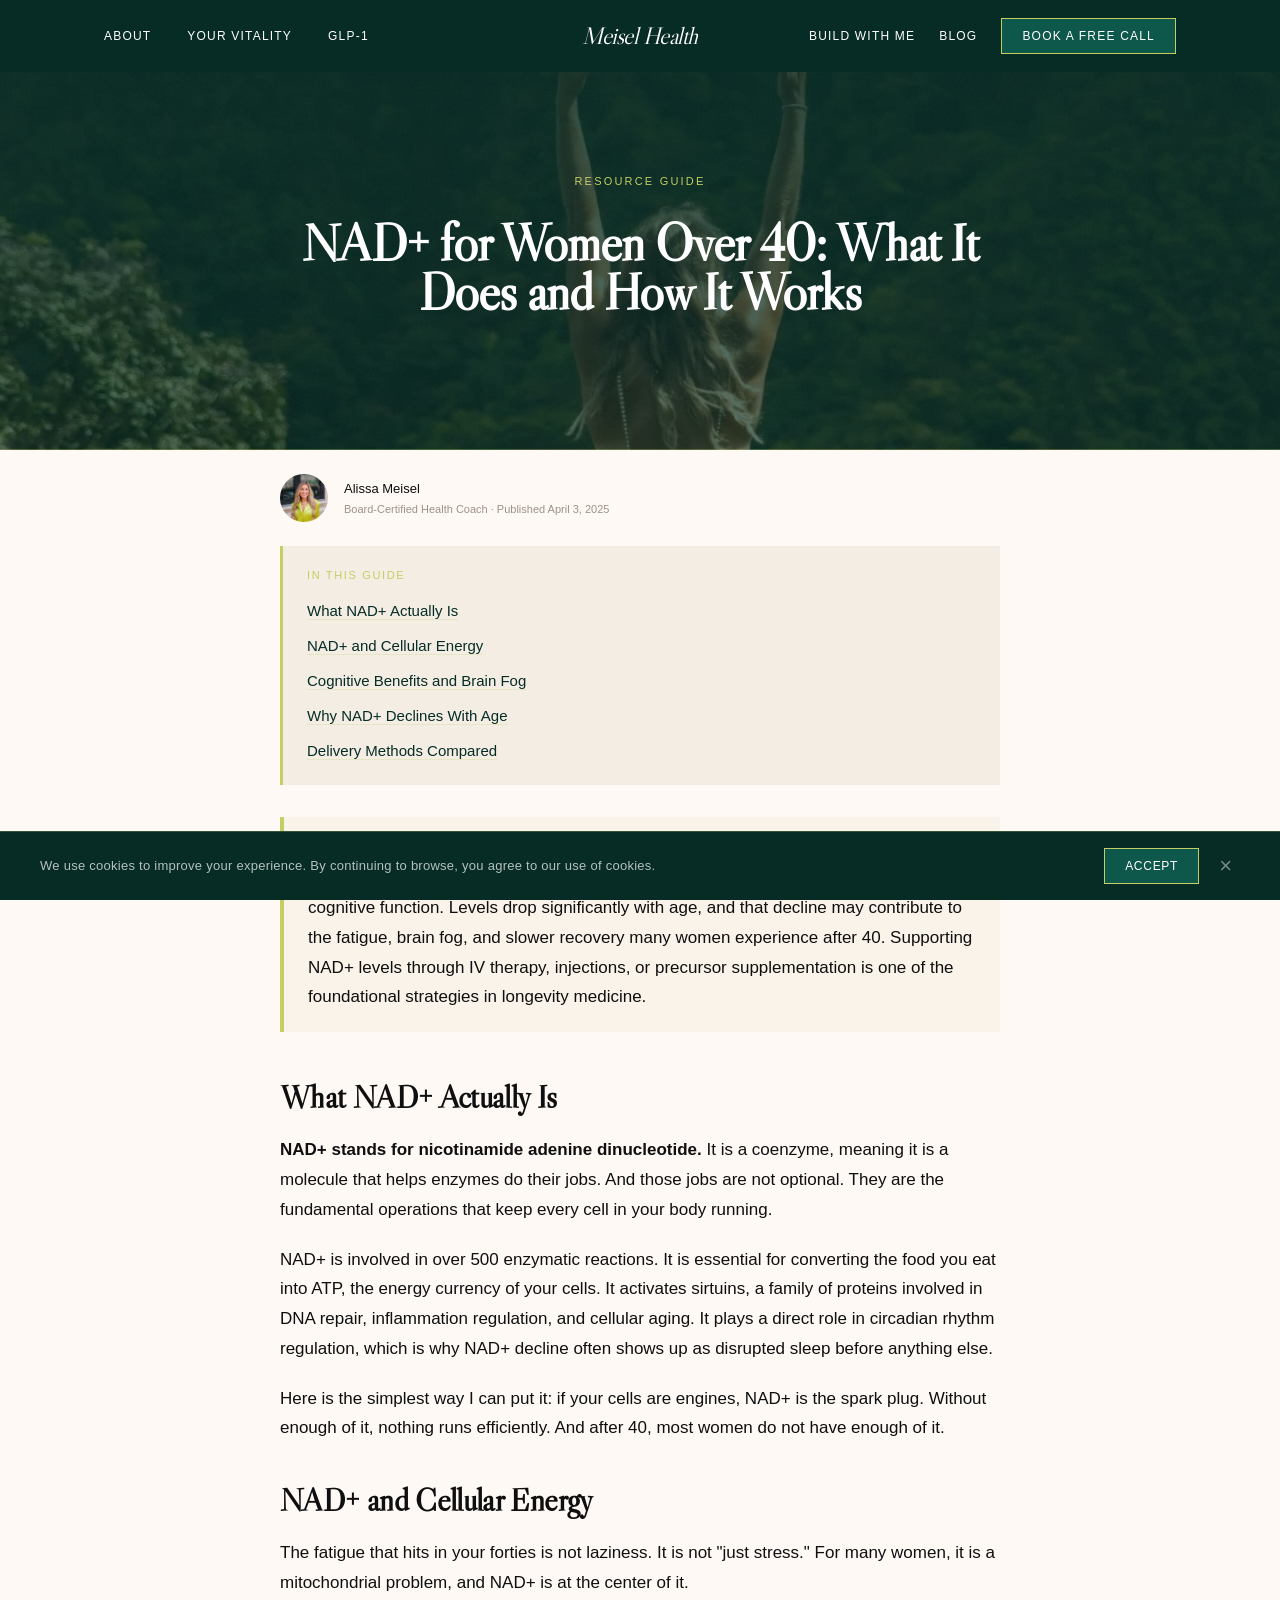
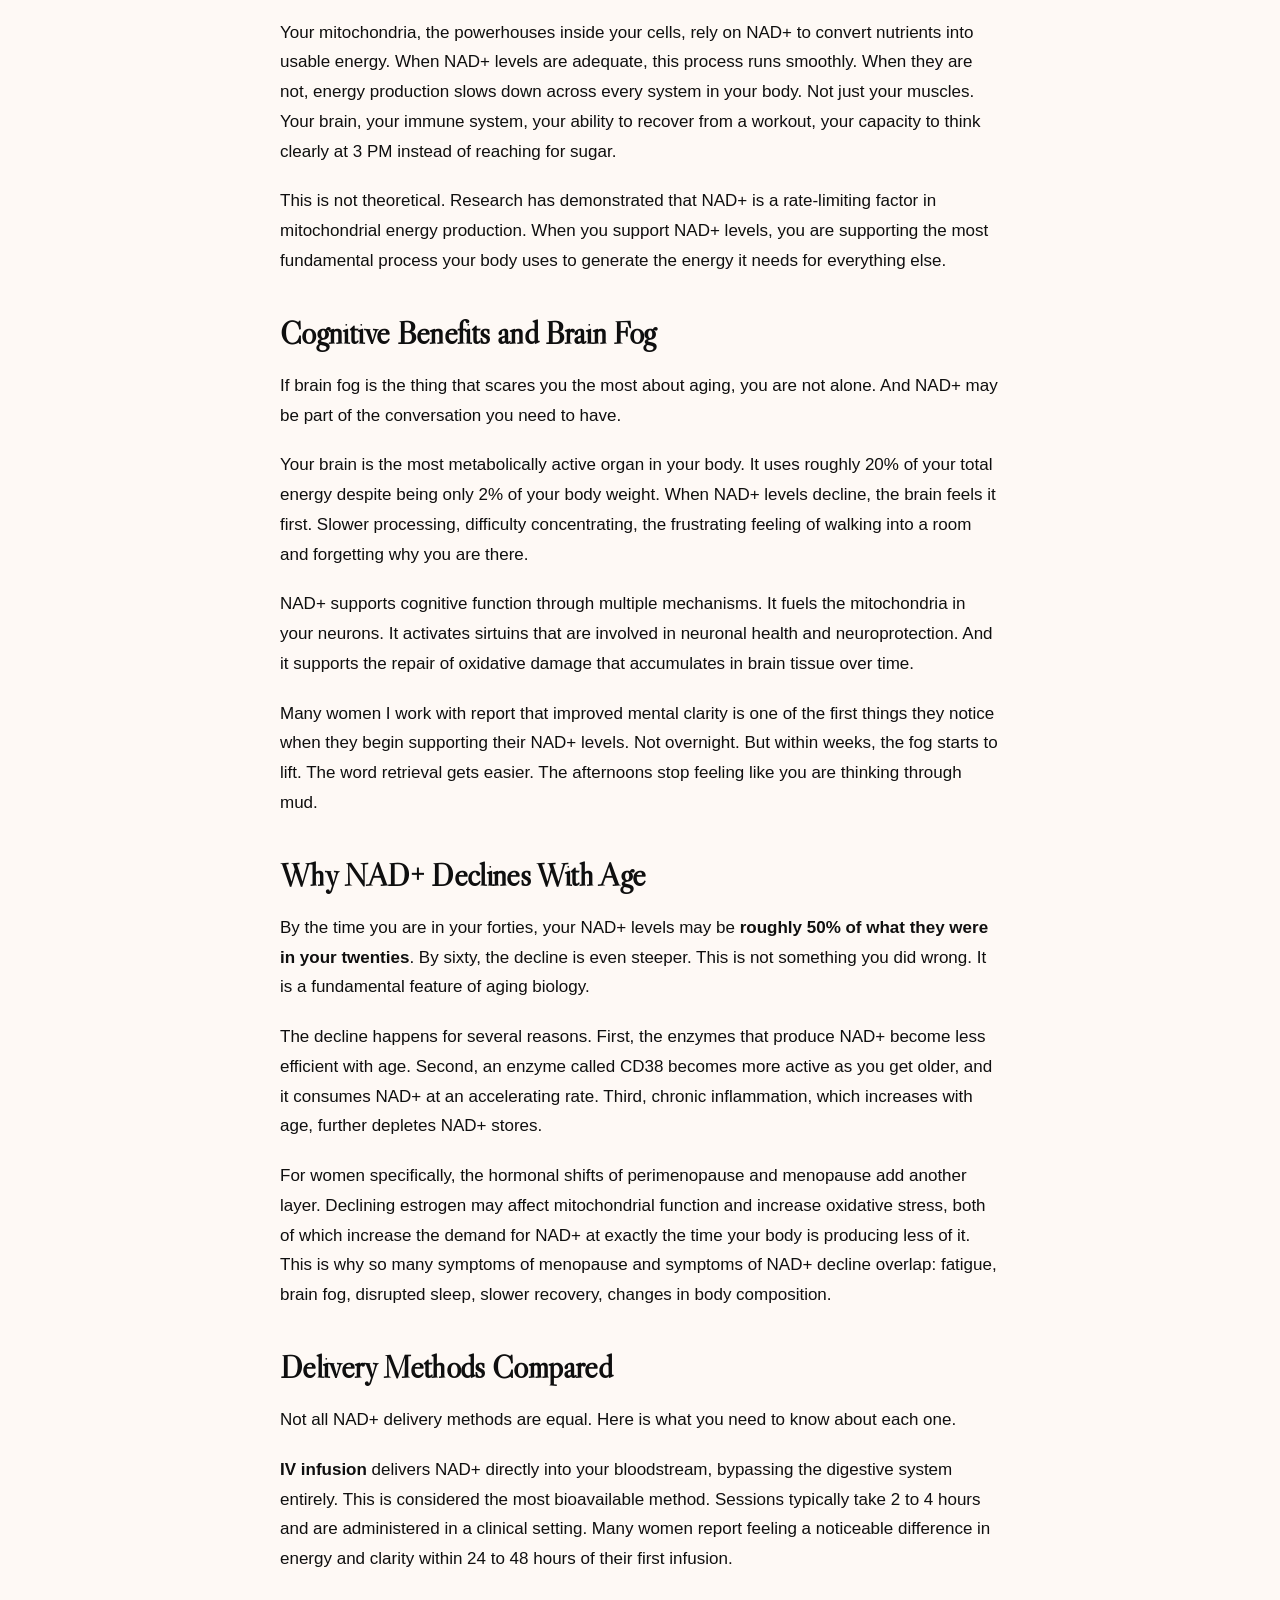
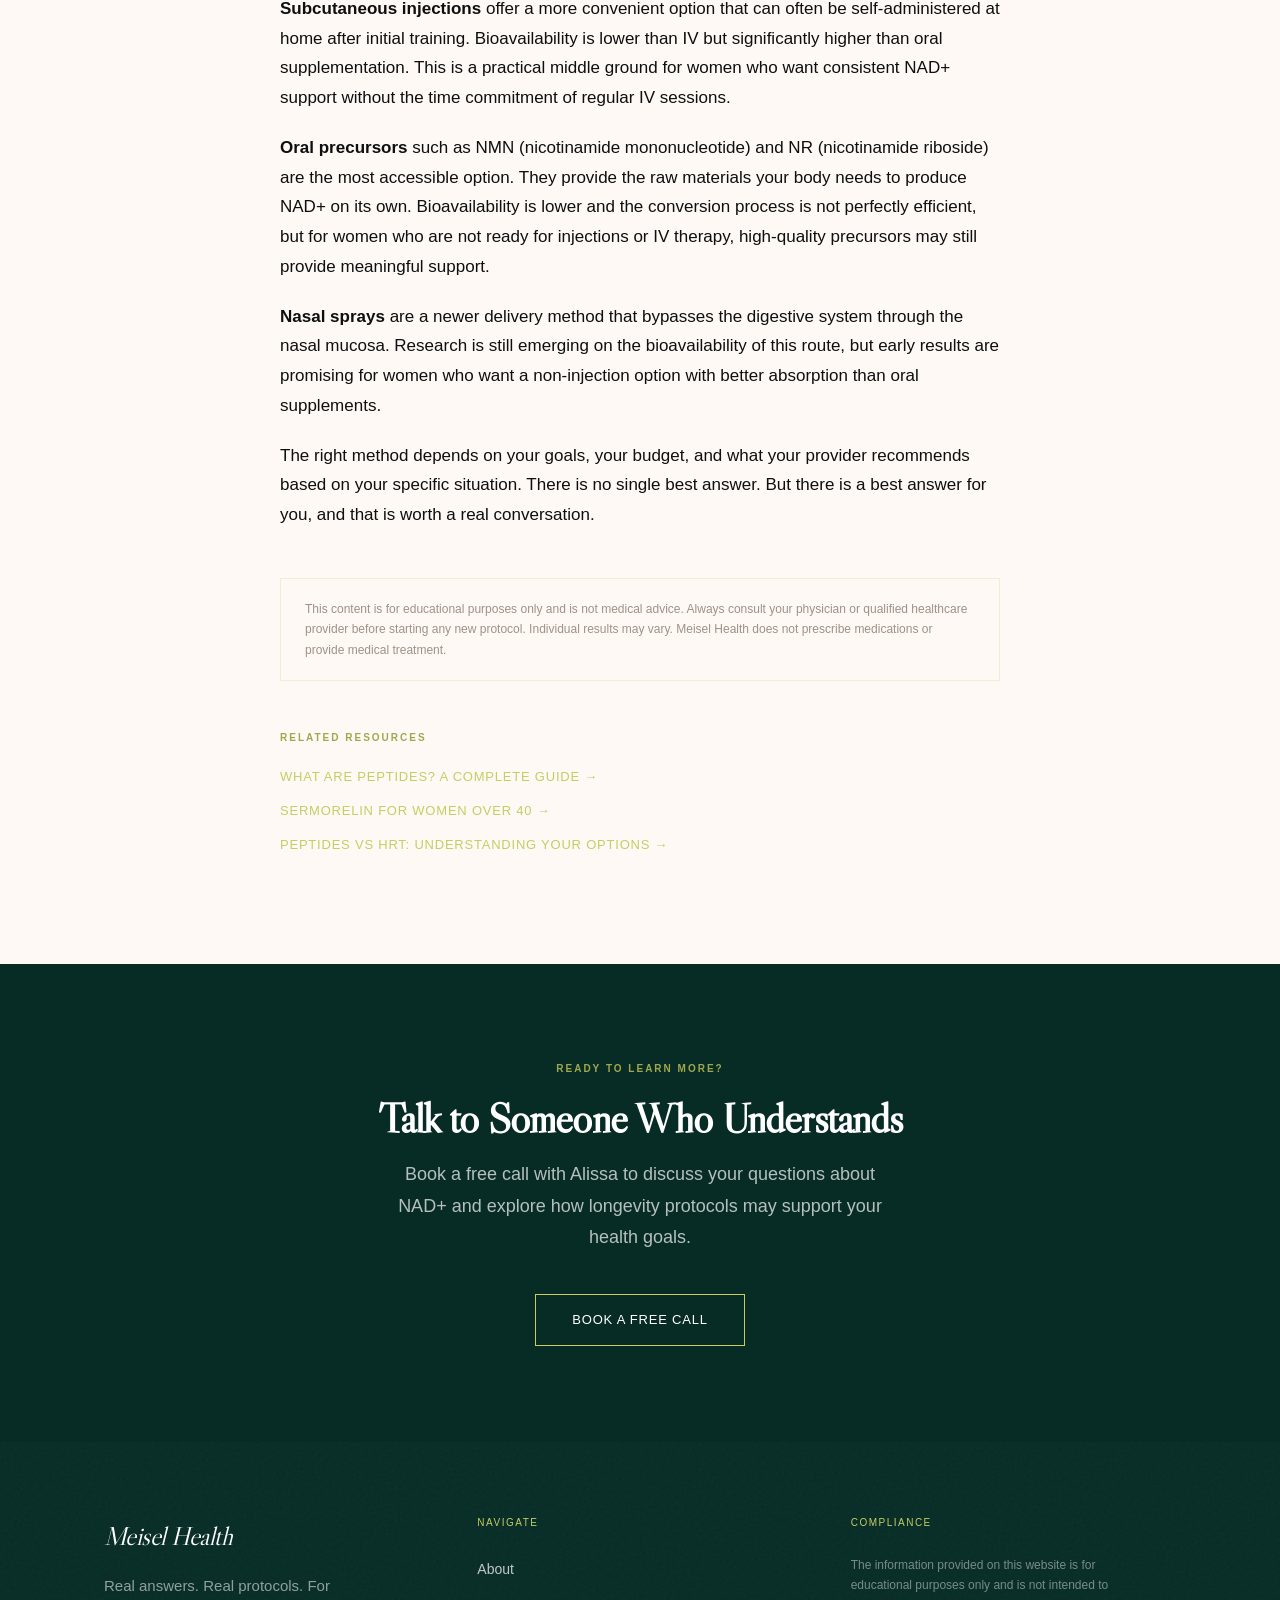
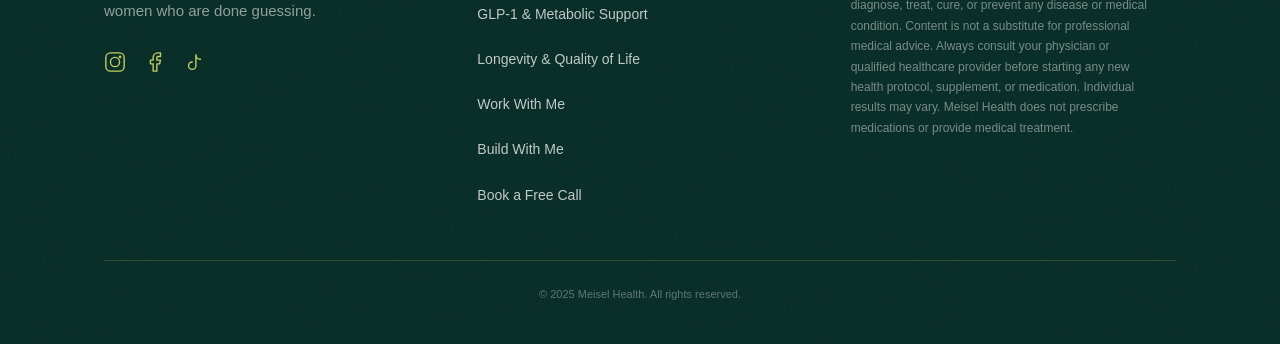
<file: resources/nad-plus-for-women.html>
<!DOCTYPE html>
<html lang="en">
<head>
  <meta charset="UTF-8">
  <meta name="viewport" content="width=device-width, initial-scale=1.0">
  <meta http-equiv="X-UA-Compatible" content="IE=edge">

  <!-- Primary Meta -->
  <title>NAD+ for Women Over 40: What It Does and How It Works | Meisel Health</title>
  <meta name="description" content="NAD+ is a coenzyme essential for cellular energy, DNA repair, and cognitive function. Learn what NAD+ does, why it declines with age, delivery methods, and how it may support women over 40.">
  <meta name="author" content="Alissa Meisel">
  <meta name="robots" content="index, follow, max-image-preview:large, max-snippet:-1, max-video-preview:-1">
  <link rel="canonical" href="https://meiselhealth.com/resources/nad-plus-for-women">

  <!-- Open Graph -->
  <meta property="og:type" content="article">
  <meta property="og:site_name" content="Meisel Health">
  <meta property="og:title" content="NAD+ for Women Over 40: What It Does and How It Works">
  <meta property="og:description" content="NAD+ is essential for cellular energy and cognitive function. Learn why it declines with age and how it may support women over 40.">
  <meta property="og:url" content="https://meiselhealth.com/resources/nad-plus-for-women">
  <meta property="og:image" content="https://meiselhealth.com/images/og/yoga-mountain.jpg">
  <meta property="og:image:width" content="1200">
  <meta property="og:image:height" content="630">
  <meta property="og:locale" content="en_US">

  <!-- Twitter Card -->
  <meta name="twitter:card" content="summary_large_image">
  <meta name="twitter:title" content="NAD+ for Women Over 40: What It Does and How It Works">
  <meta name="twitter:description" content="NAD+ is essential for cellular energy and cognitive function. Learn why it declines with age.">
  <meta name="twitter:image" content="https://meiselhealth.com/images/og/yoga-mountain.jpg">

  <!-- Fonts -->
  <link rel="preconnect" href="https://fonts.googleapis.com">
  <link rel="dns-prefetch" href="https://api.fontshare.com">
  <link rel="preconnect" href="https://fonts.gstatic.com" crossorigin>
  <link href="https://fonts.googleapis.com/css2?family=Libre+Caslon+Display&display=swap" rel="stylesheet">
  <link href="https://api.fontshare.com/v2/css?f[]=general-sans@400,500,600&display=swap" rel="stylesheet">

  <!-- Styles -->
  <link rel="stylesheet" href="../css/tokens.css">
  <link rel="stylesheet" href="../css/styles.css">

  <!-- Favicon -->
  <link rel="icon" type="image/jpeg" href="../images/brand/logo-400.jpg">

  <!-- Mobile overrides for article layout -->
  <style>
    @media (max-width: 768px) {
      .hero__headline {
        font-size: clamp(2rem, 8vw, 3.5rem) !important;
        max-width: 100% !important;
      }
      article h2 {
        font-size: clamp(1.5rem, 6vw, 2rem) !important;
        line-height: 1.15 !important;
      }
      article h3 {
        font-size: clamp(1.2rem, 5vw, 1.5rem) !important;
      }
      article > div {
        max-width: 100% !important;
        padding: 0 !important;
      }
      article {
        padding-left: 24px !important;
        padding-right: 24px !important;
      }
    }
  </style>

  <!-- Schema: Article -->
  <script type="application/ld+json">
  {
    "@context": "https://schema.org",
    "@type": "Article",
    "headline": "NAD+ for Women Over 40: What It Does and How It Works",
    "description": "NAD+ is a coenzyme essential for cellular energy, DNA repair, and cognitive function. Learn what NAD+ does, why it declines with age, and how it may support women over 40.",
    "author": {"@type":"Person","name":"Alissa Meisel","jobTitle":"Board-Certified Health Coach","url":"https://meiselhealth.com/about"},
    "publisher": {"@type":"Organization","name":"Meisel Health","url":"https://meiselhealth.com","logo":"https://meiselhealth.com/images/brand/logo-400.jpg"},
    "datePublished": "2025-04-03",
    "dateModified": "2025-04-03",
    "image": "https://meiselhealth.com/images/og/yoga-mountain.jpg",
    "mainEntityOfPage": "https://meiselhealth.com/resources/nad-plus-for-women",
    "url": "https://meiselhealth.com/resources/nad-plus-for-women"
  }
  </script>

  <!-- Schema: BreadcrumbList -->
  <script type="application/ld+json">
  {
    "@context": "https://schema.org",
    "@type": "BreadcrumbList",
    "itemListElement": [
      {"@type":"ListItem","position":1,"name":"Home","item":"https://meiselhealth.com/"},
      {"@type":"ListItem","position":2,"name":"Resources","item":"https://meiselhealth.com/resources/"},
      {"@type":"ListItem","position":3,"name":"NAD+ for Women Over 40","item":"https://meiselhealth.com/resources/nad-plus-for-women"}
    ]
  }
  </script>

  <!-- Schema: FAQPage -->
  <script type="application/ld+json">
  {
    "@context": "https://schema.org",
    "@type": "FAQPage",
    "mainEntity": [
      {
        "@type": "Question",
        "name": "What is NAD+ and why does it matter for women over 40?",
        "acceptedAnswer": {"@type":"Answer","text":"NAD+ (nicotinamide adenine dinucleotide) is a coenzyme found in every cell in your body. It is essential for converting food into cellular energy, repairing damaged DNA, regulating circadian rhythm, and supporting cognitive function. NAD+ levels decline significantly with age, with most adults losing roughly 50% of their NAD+ by middle age. This decline may contribute to fatigue, brain fog, slower recovery, and the overall feeling that your body is not performing the way it used to."}
      },
      {
        "@type": "Question",
        "name": "How is NAD+ delivered and which method is best?",
        "acceptedAnswer": {"@type":"Answer","text":"NAD+ can be delivered through IV infusion, subcutaneous injection, nasal spray, or oral supplementation with precursors like NMN (nicotinamide mononucleotide) and NR (nicotinamide riboside). IV infusion delivers NAD+ directly into the bloodstream and is considered the most bioavailable method. Subcutaneous injections offer a more convenient alternative. Oral precursors are the most accessible but have lower bioavailability. The best method depends on your goals, budget, and provider recommendation."}
      },
      {
        "@type": "Question",
        "name": "What benefits might women over 40 experience from NAD+ therapy?",
        "acceptedAnswer": {"@type":"Answer","text":"Women over 40 who support their NAD+ levels may experience improved mental clarity and reduced brain fog, more sustained energy throughout the day, better sleep quality, improved exercise recovery, and an overall sense of vitality. NAD+ is foundational to cellular function, so supporting adequate levels may have wide-ranging effects on how you feel day to day. Results vary by individual and should be discussed with a qualified healthcare provider."}
      }
    ]
  }
  </script>

  <!-- Schema: Speakable -->
  <script type="application/ld+json">
  {
    "@context": "https://schema.org",
    "@type": "WebPage",
    "name": "NAD+ for Women Over 40: What It Does and How It Works",
    "speakable": {"@type":"SpeakableSpecification","cssSelector":[".speakable-answer",".key-definition","h1"]},
    "url": "https://meiselhealth.com/resources/nad-plus-for-women"
  }
  </script>
</head>

<body>

  <!-- NAV -->
  <nav class="nav" id="nav" role="navigation" aria-label="Main navigation">
    <div class="nav__inner">
      <div class="nav__left">
        <a href="../about.html" class="nav__link">About</a>
        <a href="../longevity-quality-of-life.html" class="nav__link">Your Vitality</a>
        <a href="../glp-1-metabolic-support.html" class="nav__link">GLP-1</a>
      </div>
      <a href="../index.html" class="nav__logo">Meisel Health</a>
      <div class="nav__right">
        <a href="../build-with-me.html" class="nav__link">Build With Me</a>
        <a href="./" class="nav__link">Blog</a>
        <a href="../contact.html" class="nav__cta">Book a Free Call</a>
      </div>
      <button class="nav__hamburger" id="nav-hamburger" aria-label="Open menu" aria-expanded="false">
        <span></span><span></span><span></span>
      </button>
    </div>
    <div class="nav__overlay" id="nav-overlay" aria-hidden="true">
      <a href="../about.html" class="nav__overlay-link">About</a>
      <a href="../longevity-quality-of-life.html" class="nav__overlay-link">Your Vitality</a>
      <a href="../glp-1-metabolic-support.html" class="nav__overlay-link">GLP-1</a>
      <a href="../build-with-me.html" class="nav__overlay-link">Build With Me</a>
      <a href="./" class="nav__overlay-link">Blog</a>
      <a href="../contact.html" class="nav__overlay-link">Book a Free Call</a>
    </div>
  </nav>


  <!-- HERO -->
  <section class="hero grain-overlay" style="min-height:50vh;" aria-labelledby="hero-heading">
    <div class="hero__bg" style="background-image:url('../images/resources/yoga-mountain.webp');" role="img" aria-label="Woman doing yoga on a mountain, representing vitality and longevity"></div>
    <div class="hero__overlay"></div>
    <div class="hero__content">
      <p class="hero__label hero-reveal hero-reveal--label">Resource Guide</p>
      <h1 id="hero-heading" class="hero__headline hero-reveal hero-reveal--h1-line1" style="font-size:clamp(32px,5vw,52px);font-weight:700;max-width:720px;">NAD+ for Women Over 40: What It Does and How It Works</h1>
    </div>
    <div class="hero__rule"></div>
  </section>


  <!-- AUTHOR BYLINE -->
  <div style="background:var(--color-cream);padding:24px var(--section-pad-x);position:relative;z-index:1;">
    <div style="max-width:var(--container-prose);margin:0 auto;display:flex;align-items:center;gap:16px;">
      <picture><source srcset="../images/alissa/homepage.webp" type="image/webp"><img src="../images/alissa/homepage.jpg" alt="Alissa Meisel" width="48" height="48" style="border-radius:50%;object-fit:cover;width:48px;height:48px;" loading="lazy"></picture>
      <div>
        <p style="font-family:var(--font-label);font-size:13px;font-weight:500;color:var(--color-black);margin:0;">Alissa Meisel</p>
        <p style="font-family:var(--font-label);font-size:11px;color:var(--color-stone);margin:0;">Board-Certified Health Coach &middot; Published April 3, 2025</p>
      </div>
    </div>
  </div>


  <!-- TABLE OF CONTENTS -->
  <div style="background:var(--color-cream);padding:0 var(--section-pad-x) 32px;position:relative;z-index:1;">
    <div style="max-width:var(--container-prose);margin:0 auto;">
      <div style="border-left:3px solid var(--color-gold);padding:20px 24px;background:var(--color-cream-deep);">
        <p style="font-family:var(--font-label);font-size:11px;text-transform:uppercase;letter-spacing:0.15em;color:var(--color-gold);margin-bottom:12px;">In This Guide</p>
        <ul style="list-style:none;padding:0;margin:0;">
          <li style="margin-bottom:8px;"><a href="#what-is-nad" style="font-family:var(--font-body);font-size:15px;color:var(--color-forest);text-decoration:none;border-bottom:1px solid var(--color-gold-divider);">What NAD+ Actually Is</a></li>
          <li style="margin-bottom:8px;"><a href="#cellular-energy" style="font-family:var(--font-body);font-size:15px;color:var(--color-forest);text-decoration:none;border-bottom:1px solid var(--color-gold-divider);">NAD+ and Cellular Energy</a></li>
          <li style="margin-bottom:8px;"><a href="#cognitive-benefits" style="font-family:var(--font-body);font-size:15px;color:var(--color-forest);text-decoration:none;border-bottom:1px solid var(--color-gold-divider);">Cognitive Benefits and Brain Fog</a></li>
          <li style="margin-bottom:8px;"><a href="#age-decline" style="font-family:var(--font-body);font-size:15px;color:var(--color-forest);text-decoration:none;border-bottom:1px solid var(--color-gold-divider);">Why NAD+ Declines With Age</a></li>
          <li><a href="#delivery-methods" style="font-family:var(--font-body);font-size:15px;color:var(--color-forest);text-decoration:none;border-bottom:1px solid var(--color-gold-divider);">Delivery Methods Compared</a></li>
        </ul>
      </div>
    </div>
  </div>


  <!-- ARTICLE BODY -->
  <article style="background:var(--color-cream);padding:0 var(--section-pad-x) var(--section-pad-y);position:relative;z-index:1;">
    <div style="max-width:var(--container-prose);margin:0 auto;">

      <!-- TL;DR -->
      <div class="key-definition speakable-answer" style="border-left:4px solid var(--color-gold);padding:20px 24px;background:rgba(184,153,62,0.06);margin-bottom:48px;">
        <p style="font-family:var(--font-label);font-size:11px;text-transform:uppercase;letter-spacing:0.15em;color:var(--color-gold);margin-bottom:8px;">TL;DR</p>
        <p style="font-family:var(--font-body);font-size:17px;line-height:1.75;color:var(--color-black);margin:0;">NAD+ is a coenzyme your body needs for cellular energy production, DNA repair, and cognitive function. Levels drop significantly with age, and that decline may contribute to the fatigue, brain fog, and slower recovery many women experience after 40. Supporting NAD+ levels through IV therapy, injections, or precursor supplementation is one of the foundational strategies in longevity medicine.</p>
      </div>


      <!-- Section 1 -->
      <h2 id="what-is-nad" style="font-family:var(--font-display);font-weight:600;font-size:32px;color:var(--color-black);margin-bottom:20px;line-height:1.1;">What NAD+ Actually Is</h2>

      <p style="font-family:var(--font-body);font-size:17px;line-height:1.75;color:var(--color-black);margin-bottom:20px;"><strong>NAD+ stands for nicotinamide adenine dinucleotide.</strong> It is a coenzyme, meaning it is a molecule that helps enzymes do their jobs. And those jobs are not optional. They are the fundamental operations that keep every cell in your body running.</p>

      <p style="font-family:var(--font-body);font-size:17px;line-height:1.75;color:var(--color-black);margin-bottom:20px;">NAD+ is involved in over 500 enzymatic reactions. It is essential for converting the food you eat into ATP, the energy currency of your cells. It activates sirtuins, a family of proteins involved in DNA repair, inflammation regulation, and cellular aging. It plays a direct role in circadian rhythm regulation, which is why NAD+ decline often shows up as disrupted sleep before anything else.</p>

      <p style="font-family:var(--font-body);font-size:17px;line-height:1.75;color:var(--color-black);margin-bottom:40px;">Here is the simplest way I can put it: if your cells are engines, NAD+ is the spark plug. Without enough of it, nothing runs efficiently. And after 40, most women do not have enough of it.</p>


      <!-- Section 2 -->
      <h2 id="cellular-energy" style="font-family:var(--font-display);font-weight:600;font-size:32px;color:var(--color-black);margin-bottom:20px;line-height:1.1;">NAD+ and Cellular Energy</h2>

      <p style="font-family:var(--font-body);font-size:17px;line-height:1.75;color:var(--color-black);margin-bottom:20px;">The fatigue that hits in your forties is not laziness. It is not "just stress." For many women, it is a mitochondrial problem, and NAD+ is at the center of it.</p>

      <p style="font-family:var(--font-body);font-size:17px;line-height:1.75;color:var(--color-black);margin-bottom:20px;">Your mitochondria, the powerhouses inside your cells, rely on NAD+ to convert nutrients into usable energy. When NAD+ levels are adequate, this process runs smoothly. When they are not, energy production slows down across every system in your body. Not just your muscles. Your brain, your immune system, your ability to recover from a workout, your capacity to think clearly at 3 PM instead of reaching for sugar.</p>

      <p style="font-family:var(--font-body);font-size:17px;line-height:1.75;color:var(--color-black);margin-bottom:40px;">This is not theoretical. Research has demonstrated that NAD+ is a rate-limiting factor in mitochondrial energy production. When you support NAD+ levels, you are supporting the most fundamental process your body uses to generate the energy it needs for everything else.</p>


      <!-- Section 3 -->
      <h2 id="cognitive-benefits" style="font-family:var(--font-display);font-weight:600;font-size:32px;color:var(--color-black);margin-bottom:20px;line-height:1.1;">Cognitive Benefits and Brain Fog</h2>

      <p style="font-family:var(--font-body);font-size:17px;line-height:1.75;color:var(--color-black);margin-bottom:20px;">If brain fog is the thing that scares you the most about aging, you are not alone. And NAD+ may be part of the conversation you need to have.</p>

      <p style="font-family:var(--font-body);font-size:17px;line-height:1.75;color:var(--color-black);margin-bottom:20px;">Your brain is the most metabolically active organ in your body. It uses roughly 20% of your total energy despite being only 2% of your body weight. When NAD+ levels decline, the brain feels it first. Slower processing, difficulty concentrating, the frustrating feeling of walking into a room and forgetting why you are there.</p>

      <p style="font-family:var(--font-body);font-size:17px;line-height:1.75;color:var(--color-black);margin-bottom:20px;">NAD+ supports cognitive function through multiple mechanisms. It fuels the mitochondria in your neurons. It activates sirtuins that are involved in neuronal health and neuroprotection. And it supports the repair of oxidative damage that accumulates in brain tissue over time.</p>

      <p style="font-family:var(--font-body);font-size:17px;line-height:1.75;color:var(--color-black);margin-bottom:40px;">Many women I work with report that improved mental clarity is one of the first things they notice when they begin supporting their NAD+ levels. Not overnight. But within weeks, the fog starts to lift. The word retrieval gets easier. The afternoons stop feeling like you are thinking through mud.</p>


      <!-- Section 4 -->
      <h2 id="age-decline" style="font-family:var(--font-display);font-weight:600;font-size:32px;color:var(--color-black);margin-bottom:20px;line-height:1.1;">Why NAD+ Declines With Age</h2>

      <p style="font-family:var(--font-body);font-size:17px;line-height:1.75;color:var(--color-black);margin-bottom:20px;">By the time you are in your forties, your NAD+ levels may be <strong>roughly 50% of what they were in your twenties</strong>. By sixty, the decline is even steeper. This is not something you did wrong. It is a fundamental feature of aging biology.</p>

      <p style="font-family:var(--font-body);font-size:17px;line-height:1.75;color:var(--color-black);margin-bottom:20px;">The decline happens for several reasons. First, the enzymes that produce NAD+ become less efficient with age. Second, an enzyme called CD38 becomes more active as you get older, and it consumes NAD+ at an accelerating rate. Third, chronic inflammation, which increases with age, further depletes NAD+ stores.</p>

      <p style="font-family:var(--font-body);font-size:17px;line-height:1.75;color:var(--color-black);margin-bottom:40px;">For women specifically, the hormonal shifts of perimenopause and menopause add another layer. Declining estrogen may affect mitochondrial function and increase oxidative stress, both of which increase the demand for NAD+ at exactly the time your body is producing less of it. This is why so many symptoms of menopause and symptoms of NAD+ decline overlap: fatigue, brain fog, disrupted sleep, slower recovery, changes in body composition.</p>


      <!-- Section 5 -->
      <h2 id="delivery-methods" style="font-family:var(--font-display);font-weight:600;font-size:32px;color:var(--color-black);margin-bottom:20px;line-height:1.1;">Delivery Methods Compared</h2>

      <p style="font-family:var(--font-body);font-size:17px;line-height:1.75;color:var(--color-black);margin-bottom:20px;">Not all NAD+ delivery methods are equal. Here is what you need to know about each one.</p>

      <p style="font-family:var(--font-body);font-size:17px;line-height:1.75;color:var(--color-black);margin-bottom:20px;"><strong>IV infusion</strong> delivers NAD+ directly into your bloodstream, bypassing the digestive system entirely. This is considered the most bioavailable method. Sessions typically take 2 to 4 hours and are administered in a clinical setting. Many women report feeling a noticeable difference in energy and clarity within 24 to 48 hours of their first infusion.</p>

      <p style="font-family:var(--font-body);font-size:17px;line-height:1.75;color:var(--color-black);margin-bottom:20px;"><strong>Subcutaneous injections</strong> offer a more convenient option that can often be self-administered at home after initial training. Bioavailability is lower than IV but significantly higher than oral supplementation. This is a practical middle ground for women who want consistent NAD+ support without the time commitment of regular IV sessions.</p>

      <p style="font-family:var(--font-body);font-size:17px;line-height:1.75;color:var(--color-black);margin-bottom:20px;"><strong>Oral precursors</strong> such as NMN (nicotinamide mononucleotide) and NR (nicotinamide riboside) are the most accessible option. They provide the raw materials your body needs to produce NAD+ on its own. Bioavailability is lower and the conversion process is not perfectly efficient, but for women who are not ready for injections or IV therapy, high-quality precursors may still provide meaningful support.</p>

      <p style="font-family:var(--font-body);font-size:17px;line-height:1.75;color:var(--color-black);margin-bottom:20px;"><strong>Nasal sprays</strong> are a newer delivery method that bypasses the digestive system through the nasal mucosa. Research is still emerging on the bioavailability of this route, but early results are promising for women who want a non-injection option with better absorption than oral supplements.</p>

      <p style="font-family:var(--font-body);font-size:17px;line-height:1.75;color:var(--color-black);margin-bottom:48px;">The right method depends on your goals, your budget, and what your provider recommends based on your specific situation. There is no single best answer. But there is a best answer for you, and that is worth a real conversation.</p>


      <!-- Provider Disclaimer -->
      <div class="compliance" style="margin-top:48px;padding:20px 24px;border:1px solid var(--color-gold-divider);">
        <p style="font-family:var(--font-label);font-size:12px;line-height:1.7;color:var(--color-stone);margin:0;">This content is for educational purposes only and is not medical advice. Always consult your physician or qualified healthcare provider before starting any new protocol. Individual results may vary. Meisel Health does not prescribe medications or provide medical treatment.</p>
      </div>


      <!-- Related Resources -->
      <div style="margin-top:48px;">
        <p class="label" style="margin-bottom:20px;">Related Resources</p>
        <a href="what-are-peptides.html" class="btn-arrow" style="display:block;margin-bottom:12px;">What Are Peptides? A Complete Guide <span class="arrow">&rarr;</span></a>
        <a href="sermorelin-for-women.html" class="btn-arrow" style="display:block;margin-bottom:12px;">Sermorelin for Women Over 40 <span class="arrow">&rarr;</span></a>
        <a href="peptides-vs-hrt.html" class="btn-arrow" style="display:block;margin-bottom:12px;">Peptides vs HRT: Understanding Your Options <span class="arrow">&rarr;</span></a>
      </div>

    </div>
  </article>


  <!-- CTA SECTION -->
  <section style="background:var(--color-forest);padding:var(--section-pad-y) var(--section-pad-x);text-align:center;position:relative;z-index:1;">
    <p class="label reveal" style="margin-bottom:20px;">Ready to Learn More?</p>
    <h2 style="font-family:var(--font-display);font-weight:700;font-size:clamp(28px,4vw,42px);color:white;margin-bottom:20px;" class="reveal">Talk to Someone Who Understands</h2>
    <p style="font-family:var(--font-body);font-size:18px;color:rgba(255,255,255,0.7);max-width:500px;margin:0 auto 40px;line-height:1.75;" class="reveal">Book a free call with Alissa to discuss your questions about NAD+ and explore how longevity protocols may support your health goals.</p>
    <a href="../contact.html" class="btn-primary btn-primary--bordered reveal">Book a Free Call</a>
  </section>


  <!-- FOOTER -->
  <footer class="footer grain-overlay" id="book" role="contentinfo">
    <div class="footer__inner">
      <div class="footer__brand">
        <p class="footer__brand-name">Meisel Health</p>
        <p class="footer__tagline">Real answers. Real protocols. For women who are done guessing.</p>
        <!-- TODO: Alissa to provide social media URLs for Instagram, Facebook, TikTok -->
        <div class="footer__social" aria-label="Social media links">
          <a href="#" class="footer__social-icon" aria-label="Follow Meisel Health on Instagram"><svg viewBox="0 0 24 24" fill="none" stroke="currentColor" stroke-width="1.5" stroke-linecap="round" stroke-linejoin="round"><rect x="2" y="2" width="20" height="20" rx="5"/><circle cx="12" cy="12" r="5"/><circle cx="17.5" cy="6.5" r="1.5" fill="currentColor" stroke="none"/></svg></a>
          <a href="#" class="footer__social-icon" aria-label="Follow Meisel Health on Facebook"><svg viewBox="0 0 24 24" fill="none" stroke="currentColor" stroke-width="1.5" stroke-linecap="round" stroke-linejoin="round"><path d="M18 2h-3a5 5 0 0 0-5 5v3H7v4h3v8h4v-8h3l1-4h-4V7a1 1 0 0 1 1-1h3z"/></svg></a>
          <a href="#" class="footer__social-icon" aria-label="Follow Meisel Health on TikTok"><svg viewBox="0 0 24 24" fill="none" stroke="currentColor" stroke-width="1.5" stroke-linecap="round" stroke-linejoin="round"><path d="M9 12a4 4 0 1 0 4 4V4a5 5 0 0 0 5 5"/></svg></a>
        </div>
      </div>
      <div class="footer__nav">
        <p class="footer__nav-heading">Navigate</p>
        <ul class="footer__nav-list">
          <li><a href="../about.html" class="footer__nav-link">About</a></li>
          <li><a href="../glp-1-metabolic-support.html" class="footer__nav-link">GLP-1 &amp; Metabolic Support</a></li>
          <li><a href="../longevity-quality-of-life.html" class="footer__nav-link">Longevity &amp; Quality of Life</a></li>
          <li><a href="../work-with-me.html" class="footer__nav-link">Work With Me</a></li>
          <li><a href="../build-with-me.html" class="footer__nav-link">Build With Me</a></li>
          <li><a href="../contact.html" class="footer__nav-link">Book a Free Call</a></li>
        </ul>
      </div>
      <div class="footer__compliance">
        <p class="footer__compliance-heading">Compliance</p>
        <p class="footer__compliance-text">The information provided on this website is for educational purposes only and is not intended to diagnose, treat, cure, or prevent any disease or medical condition. Content is not a substitute for professional medical advice. Always consult your physician or qualified healthcare provider before starting any new health protocol, supplement, or medication. Individual results may vary. Meisel Health does not prescribe medications or provide medical treatment.</p>
      </div>
    </div>
    <div class="footer__bottom">
      <div class="footer__bottom-rule"></div>
      <p class="footer__copyright">&copy; 2025 Meisel Health. All rights reserved.</p>
    </div>
  </footer>

  <script src="../js/main.js" defer></script>
</body>
</html>
</file>
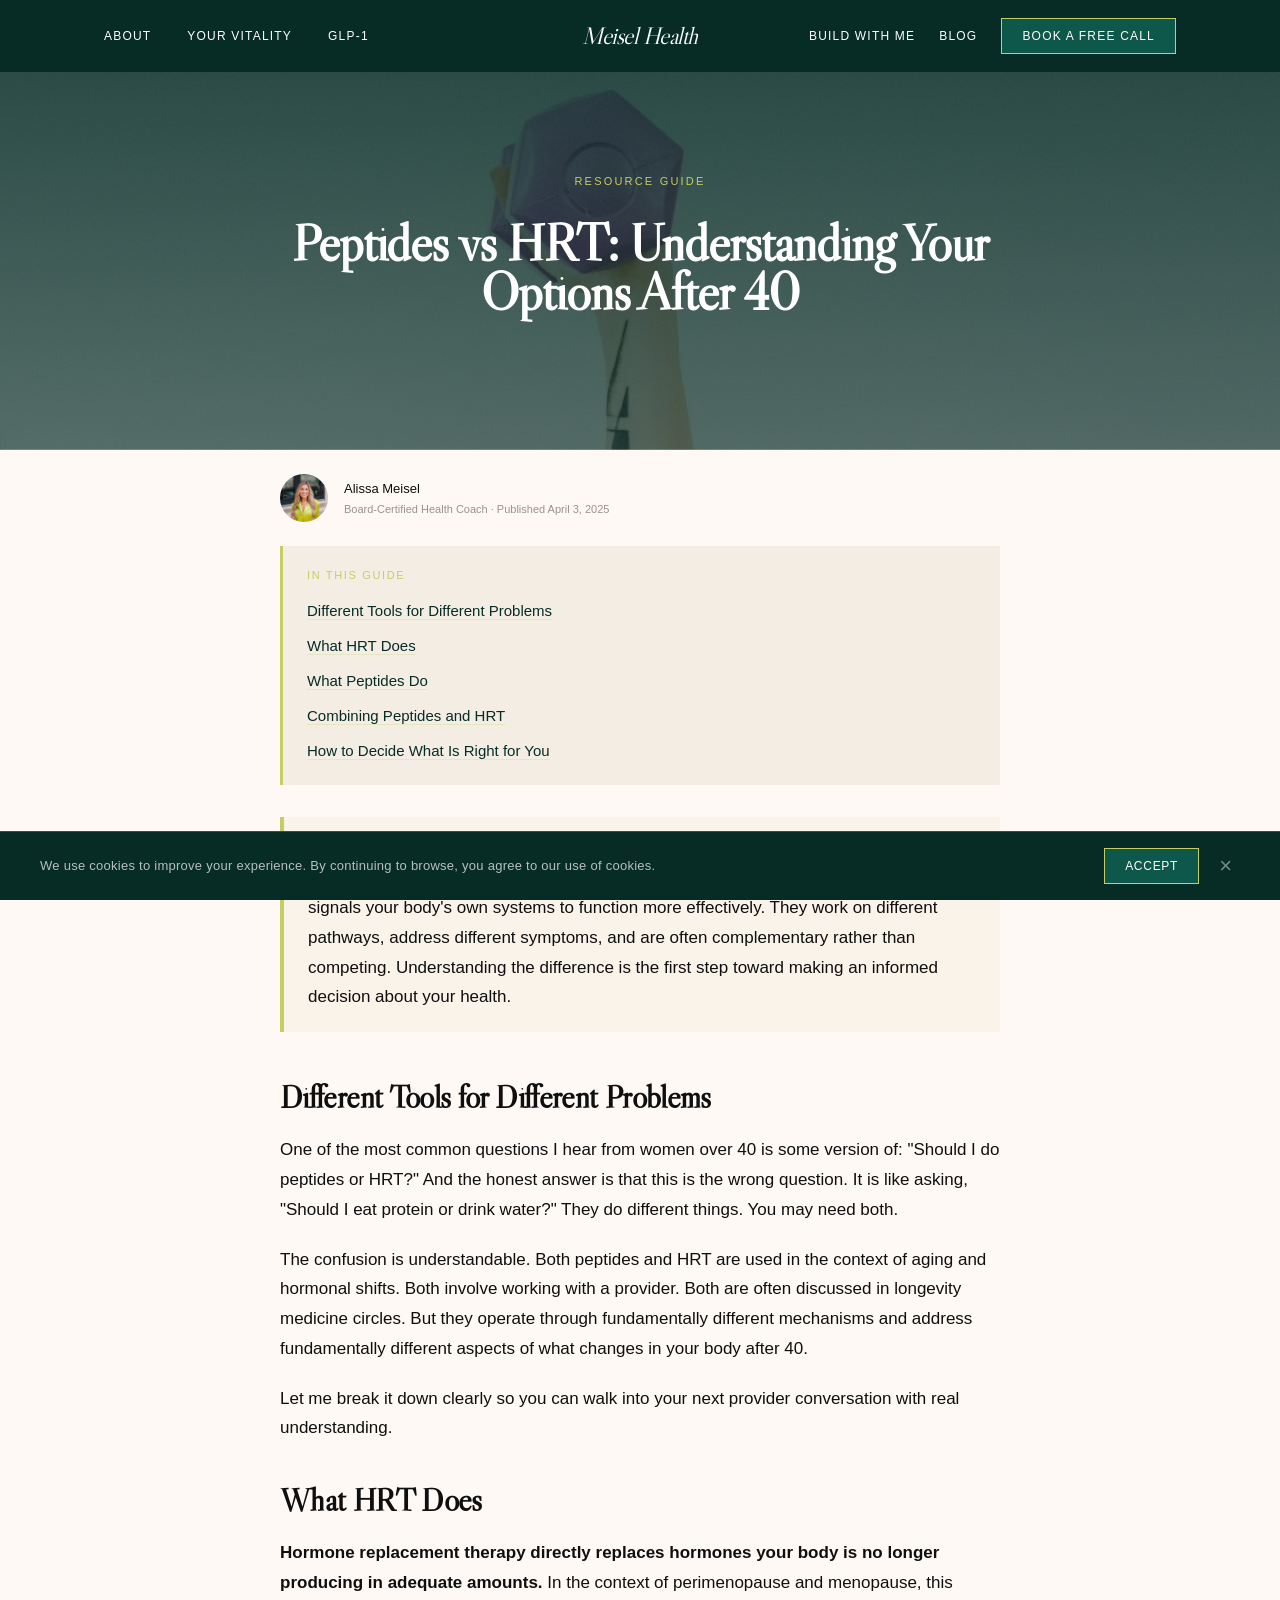
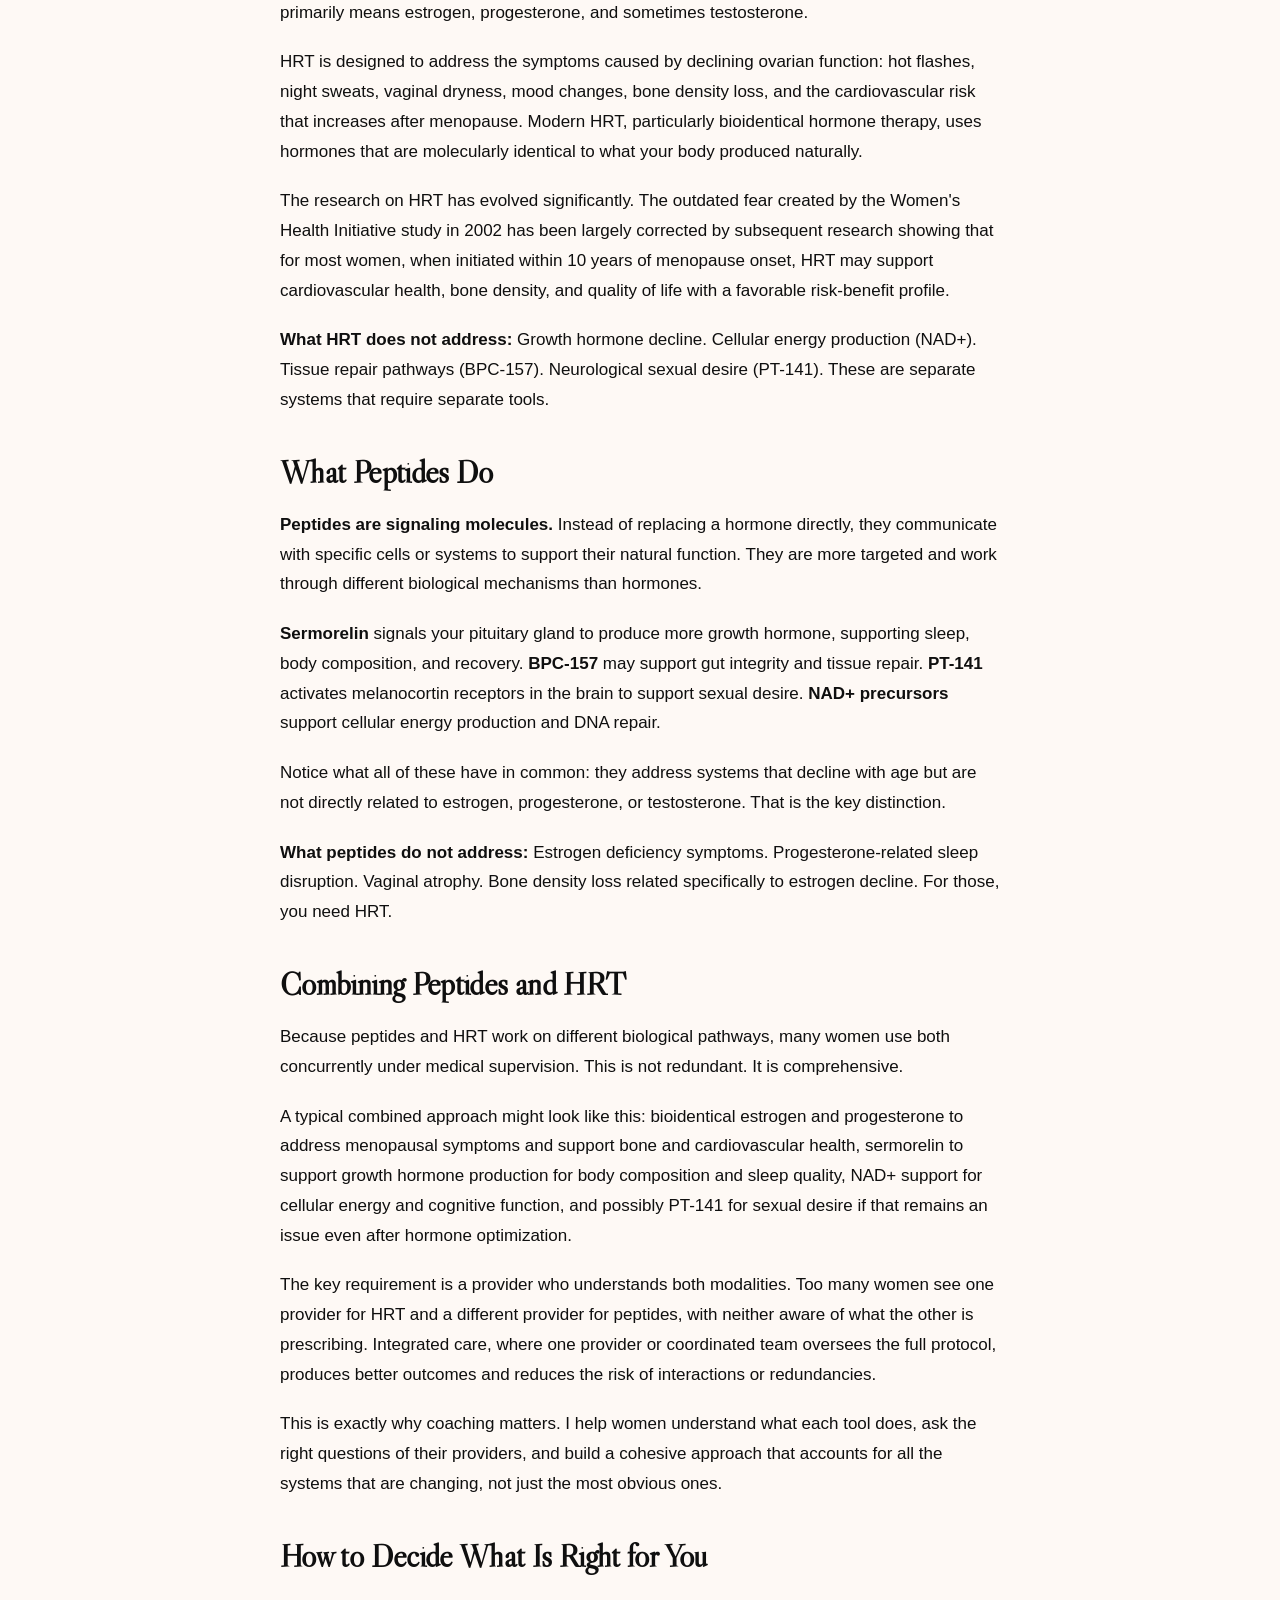
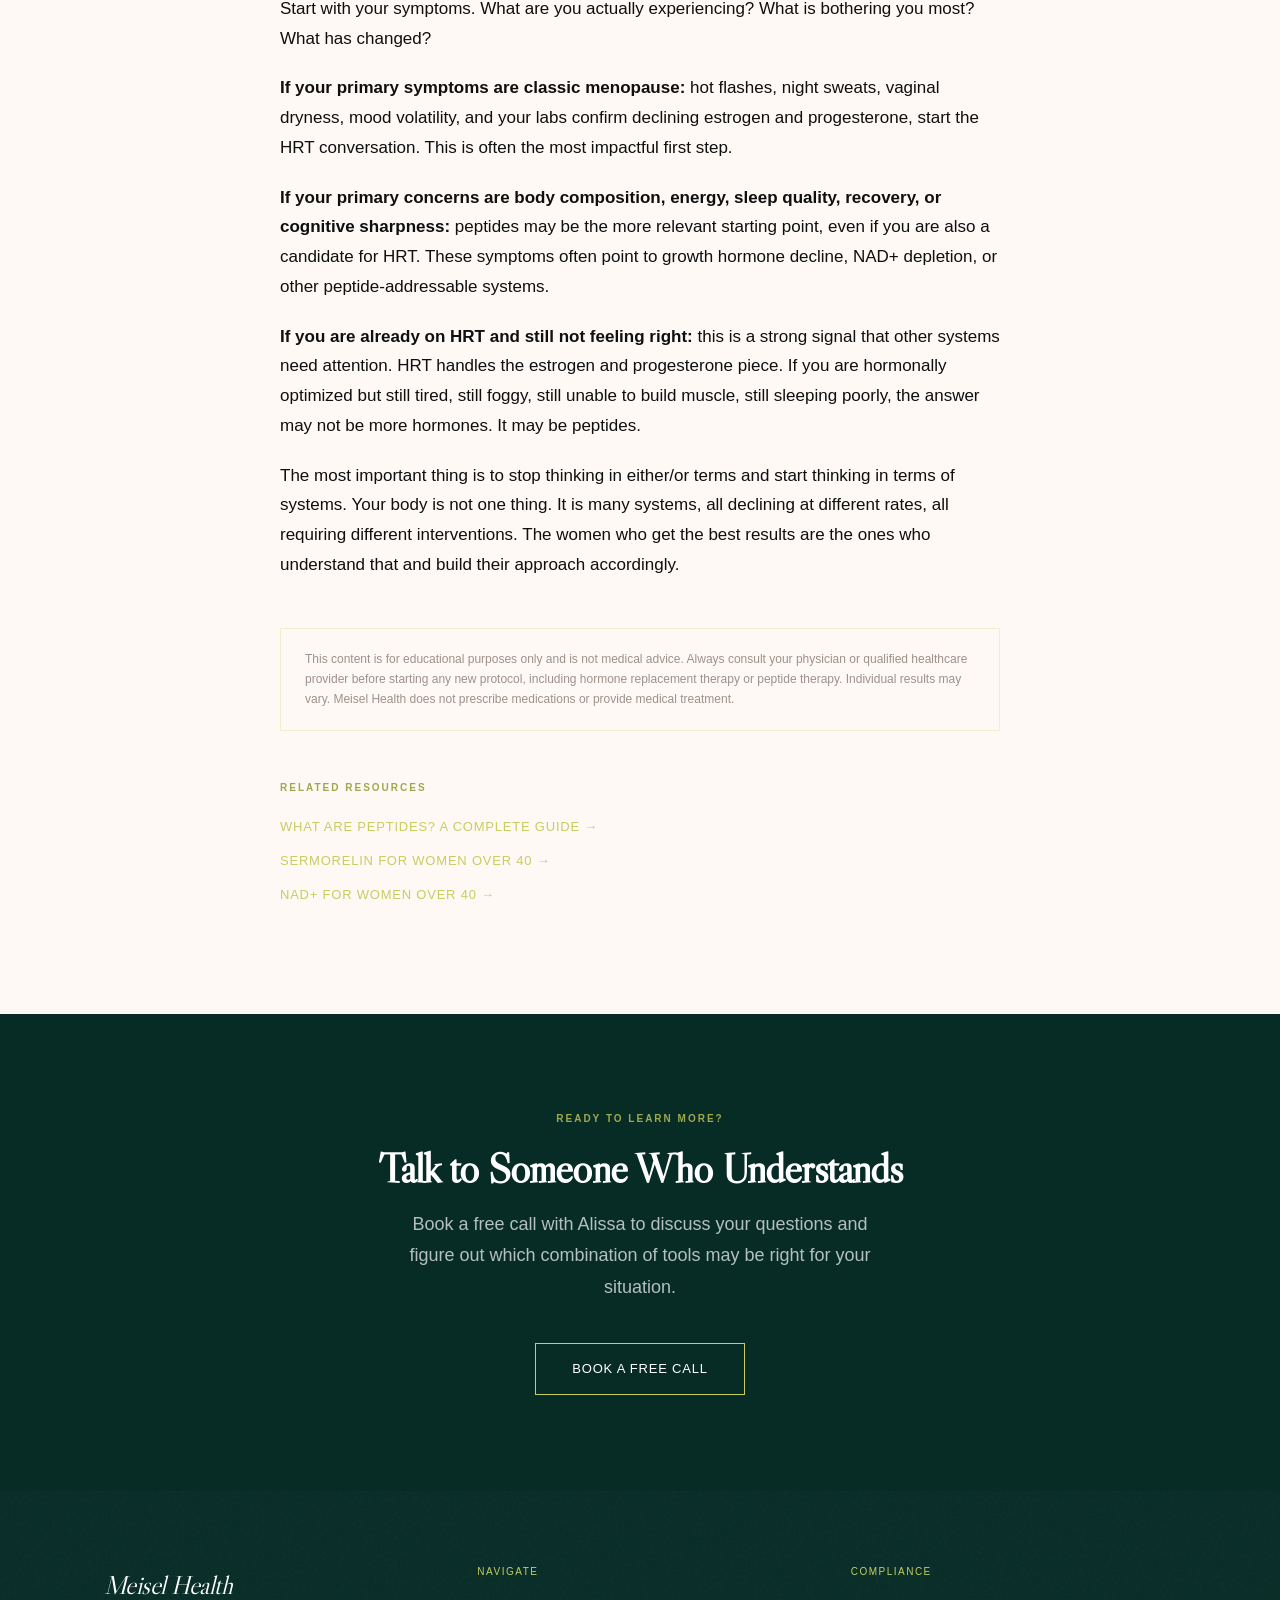
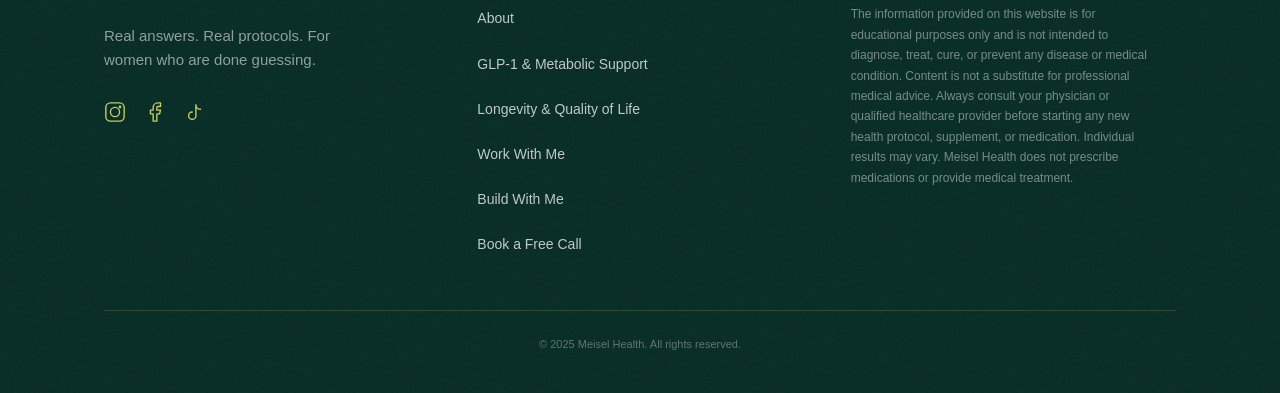
<file: resources/peptides-vs-hrt.html>
<!DOCTYPE html>
<html lang="en">
<head>
  <meta charset="UTF-8">
  <meta name="viewport" content="width=device-width, initial-scale=1.0">
  <meta http-equiv="X-UA-Compatible" content="IE=edge">

  <!-- Primary Meta -->
  <title>Peptides vs HRT: Understanding Your Options After 40 | Meisel Health</title>
  <meta name="description" content="Peptide therapy and hormone replacement therapy (HRT) are different tools for different problems. Learn how they compare, who each approach is designed for, and whether combining them may make sense for women over 40.">
  <meta name="author" content="Alissa Meisel">
  <meta name="robots" content="index, follow, max-image-preview:large, max-snippet:-1, max-video-preview:-1">
  <link rel="canonical" href="https://meiselhealth.com/resources/peptides-vs-hrt">

  <!-- Open Graph -->
  <meta property="og:type" content="article">
  <meta property="og:site_name" content="Meisel Health">
  <meta property="og:title" content="Peptides vs HRT: Understanding Your Options After 40">
  <meta property="og:description" content="Peptide therapy and HRT are different tools for different problems. A clear comparison for women over 40 from a Board-Certified Health Coach.">
  <meta property="og:url" content="https://meiselhealth.com/resources/peptides-vs-hrt">
  <meta property="og:image" content="https://meiselhealth.com/images/og/dumbbell-curl.jpg">
  <meta property="og:image:width" content="1200">
  <meta property="og:image:height" content="630">
  <meta property="og:locale" content="en_US">

  <!-- Twitter Card -->
  <meta name="twitter:card" content="summary_large_image">
  <meta name="twitter:title" content="Peptides vs HRT: Understanding Your Options After 40">
  <meta name="twitter:description" content="Peptide therapy and HRT are different tools for different problems. A clear comparison for women over 40.">
  <meta name="twitter:image" content="https://meiselhealth.com/images/og/dumbbell-curl.jpg">

  <!-- Fonts -->
  <link rel="preconnect" href="https://fonts.googleapis.com">
  <link rel="dns-prefetch" href="https://api.fontshare.com">
  <link rel="preconnect" href="https://fonts.gstatic.com" crossorigin>
  <link href="https://fonts.googleapis.com/css2?family=Libre+Caslon+Display&display=swap" rel="stylesheet">
  <link href="https://api.fontshare.com/v2/css?f[]=general-sans@400,500,600&display=swap" rel="stylesheet">

  <!-- Styles -->
  <link rel="stylesheet" href="../css/tokens.css">
  <link rel="stylesheet" href="../css/styles.css">

  <!-- Favicon -->
  <link rel="icon" type="image/jpeg" href="../images/brand/logo-400.jpg">

  <!-- Mobile overrides for article layout -->
  <style>
    @media (max-width: 768px) {
      .hero__headline {
        font-size: clamp(2rem, 8vw, 3.5rem) !important;
        max-width: 100% !important;
      }
      article h2 {
        font-size: clamp(1.5rem, 6vw, 2rem) !important;
        line-height: 1.15 !important;
      }
      article h3 {
        font-size: clamp(1.2rem, 5vw, 1.5rem) !important;
      }
      article > div {
        max-width: 100% !important;
        padding: 0 !important;
      }
      article {
        padding-left: 24px !important;
        padding-right: 24px !important;
      }
    }
  </style>

  <!-- Schema: Article -->
  <script type="application/ld+json">
  {
    "@context": "https://schema.org",
    "@type": "Article",
    "headline": "Peptides vs HRT: Understanding Your Options After 40",
    "description": "Peptide therapy and hormone replacement therapy (HRT) are different tools for different problems. Learn how they compare for women over 40.",
    "author": {"@type":"Person","name":"Alissa Meisel","jobTitle":"Board-Certified Health Coach","url":"https://meiselhealth.com/about"},
    "publisher": {"@type":"Organization","name":"Meisel Health","url":"https://meiselhealth.com","logo":"https://meiselhealth.com/images/brand/logo-400.jpg"},
    "datePublished": "2025-04-03",
    "dateModified": "2025-04-03",
    "image": "https://meiselhealth.com/images/og/dumbbell-curl.jpg",
    "mainEntityOfPage": "https://meiselhealth.com/resources/peptides-vs-hrt",
    "url": "https://meiselhealth.com/resources/peptides-vs-hrt"
  }
  </script>

  <!-- Schema: BreadcrumbList -->
  <script type="application/ld+json">
  {
    "@context": "https://schema.org",
    "@type": "BreadcrumbList",
    "itemListElement": [
      {"@type":"ListItem","position":1,"name":"Home","item":"https://meiselhealth.com/"},
      {"@type":"ListItem","position":2,"name":"Resources","item":"https://meiselhealth.com/resources/"},
      {"@type":"ListItem","position":3,"name":"Peptides vs HRT","item":"https://meiselhealth.com/resources/peptides-vs-hrt"}
    ]
  }
  </script>

  <!-- Schema: FAQPage -->
  <script type="application/ld+json">
  {
    "@context": "https://schema.org",
    "@type": "FAQPage",
    "mainEntity": [
      {
        "@type": "Question",
        "name": "What is the difference between peptide therapy and HRT?",
        "acceptedAnswer": {"@type":"Answer","text":"Hormone replacement therapy (HRT) directly replaces hormones your body is no longer producing in adequate amounts, primarily estrogen, progesterone, and sometimes testosterone. Peptide therapy uses short-chain amino acid molecules to signal your body's own systems to function more effectively, such as stimulating growth hormone production (sermorelin), supporting tissue repair (BPC-157), or addressing sexual desire (PT-141). HRT replaces what is missing; peptides support what is declining. They address different biological systems and can often be complementary."}
      },
      {
        "@type": "Question",
        "name": "Can you use peptides and HRT together?",
        "acceptedAnswer": {"@type":"Answer","text":"Yes, many women use peptide therapy and HRT concurrently under medical supervision. Because they work on different biological pathways, they are often complementary rather than redundant. For example, a woman might use HRT to address estrogen and progesterone deficiency while using sermorelin to support growth hormone production and NAD+ to support cellular energy. The key is working with a provider who understands both modalities and can design a coordinated protocol based on your individual labs and goals."}
      },
      {
        "@type": "Question",
        "name": "Should I try HRT or peptides first after 40?",
        "acceptedAnswer": {"@type":"Answer","text":"The answer depends entirely on what you are experiencing. If your primary symptoms are related to estrogen and progesterone decline (hot flashes, night sweats, vaginal dryness, mood changes), HRT is typically the first conversation to have. If your primary concerns are body composition, sleep quality, recovery, energy, or cognitive function, peptides may be the more relevant starting point. Many women benefit from both. A qualified provider should evaluate your symptoms, bloodwork, and health history to recommend the right sequence and combination for your specific situation."}
      }
    ]
  }
  </script>

  <!-- Schema: Speakable -->
  <script type="application/ld+json">
  {
    "@context": "https://schema.org",
    "@type": "WebPage",
    "name": "Peptides vs HRT: Understanding Your Options After 40",
    "speakable": {"@type":"SpeakableSpecification","cssSelector":[".speakable-answer",".key-definition","h1"]},
    "url": "https://meiselhealth.com/resources/peptides-vs-hrt"
  }
  </script>
</head>

<body>

  <!-- NAV -->
  <nav class="nav" id="nav" role="navigation" aria-label="Main navigation">
    <div class="nav__inner">
      <div class="nav__left">
        <a href="../about.html" class="nav__link">About</a>
        <a href="../longevity-quality-of-life.html" class="nav__link">Your Vitality</a>
        <a href="../glp-1-metabolic-support.html" class="nav__link">GLP-1</a>
      </div>
      <a href="../index.html" class="nav__logo">Meisel Health</a>
      <div class="nav__right">
        <a href="../build-with-me.html" class="nav__link">Build With Me</a>
        <a href="./" class="nav__link">Blog</a>
        <a href="../contact.html" class="nav__cta">Book a Free Call</a>
      </div>
      <button class="nav__hamburger" id="nav-hamburger" aria-label="Open menu" aria-expanded="false">
        <span></span><span></span><span></span>
      </button>
    </div>
    <div class="nav__overlay" id="nav-overlay" aria-hidden="true">
      <a href="../about.html" class="nav__overlay-link">About</a>
      <a href="../longevity-quality-of-life.html" class="nav__overlay-link">Your Vitality</a>
      <a href="../glp-1-metabolic-support.html" class="nav__overlay-link">GLP-1</a>
      <a href="../build-with-me.html" class="nav__overlay-link">Build With Me</a>
      <a href="./" class="nav__overlay-link">Blog</a>
      <a href="../contact.html" class="nav__overlay-link">Book a Free Call</a>
    </div>
  </nav>


  <!-- HERO -->
  <section class="hero grain-overlay" style="min-height:50vh;" aria-labelledby="hero-heading">
    <div class="hero__bg" style="background-image:url('../images/resources/dumbbell-curl.webp');" role="img" aria-label="Woman doing dumbbell curl, representing strength and health optimization"></div>
    <div class="hero__overlay"></div>
    <div class="hero__content">
      <p class="hero__label hero-reveal hero-reveal--label">Resource Guide</p>
      <h1 id="hero-heading" class="hero__headline hero-reveal hero-reveal--h1-line1" style="font-size:clamp(32px,5vw,52px);font-weight:700;max-width:720px;">Peptides vs HRT: Understanding Your Options After 40</h1>
    </div>
    <div class="hero__rule"></div>
  </section>


  <!-- AUTHOR BYLINE -->
  <div style="background:var(--color-cream);padding:24px var(--section-pad-x);position:relative;z-index:1;">
    <div style="max-width:var(--container-prose);margin:0 auto;display:flex;align-items:center;gap:16px;">
      <picture><source srcset="../images/alissa/homepage.webp" type="image/webp"><img src="../images/alissa/homepage.jpg" alt="Alissa Meisel" width="48" height="48" style="border-radius:50%;object-fit:cover;width:48px;height:48px;" loading="lazy"></picture>
      <div>
        <p style="font-family:var(--font-label);font-size:13px;font-weight:500;color:var(--color-black);margin:0;">Alissa Meisel</p>
        <p style="font-family:var(--font-label);font-size:11px;color:var(--color-stone);margin:0;">Board-Certified Health Coach &middot; Published April 3, 2025</p>
      </div>
    </div>
  </div>


  <!-- TABLE OF CONTENTS -->
  <div style="background:var(--color-cream);padding:0 var(--section-pad-x) 32px;position:relative;z-index:1;">
    <div style="max-width:var(--container-prose);margin:0 auto;">
      <div style="border-left:3px solid var(--color-gold);padding:20px 24px;background:var(--color-cream-deep);">
        <p style="font-family:var(--font-label);font-size:11px;text-transform:uppercase;letter-spacing:0.15em;color:var(--color-gold);margin-bottom:12px;">In This Guide</p>
        <ul style="list-style:none;padding:0;margin:0;">
          <li style="margin-bottom:8px;"><a href="#different-tools" style="font-family:var(--font-body);font-size:15px;color:var(--color-forest);text-decoration:none;border-bottom:1px solid var(--color-gold-divider);">Different Tools for Different Problems</a></li>
          <li style="margin-bottom:8px;"><a href="#what-hrt-does" style="font-family:var(--font-body);font-size:15px;color:var(--color-forest);text-decoration:none;border-bottom:1px solid var(--color-gold-divider);">What HRT Does</a></li>
          <li style="margin-bottom:8px;"><a href="#what-peptides-do" style="font-family:var(--font-body);font-size:15px;color:var(--color-forest);text-decoration:none;border-bottom:1px solid var(--color-gold-divider);">What Peptides Do</a></li>
          <li style="margin-bottom:8px;"><a href="#combining" style="font-family:var(--font-body);font-size:15px;color:var(--color-forest);text-decoration:none;border-bottom:1px solid var(--color-gold-divider);">Combining Peptides and HRT</a></li>
          <li><a href="#deciding" style="font-family:var(--font-body);font-size:15px;color:var(--color-forest);text-decoration:none;border-bottom:1px solid var(--color-gold-divider);">How to Decide What Is Right for You</a></li>
        </ul>
      </div>
    </div>
  </div>


  <!-- ARTICLE BODY -->
  <article style="background:var(--color-cream);padding:0 var(--section-pad-x) var(--section-pad-y);position:relative;z-index:1;">
    <div style="max-width:var(--container-prose);margin:0 auto;">

      <!-- TL;DR -->
      <div class="key-definition speakable-answer" style="border-left:4px solid var(--color-gold);padding:20px 24px;background:rgba(184,153,62,0.06);margin-bottom:48px;">
        <p style="font-family:var(--font-label);font-size:11px;text-transform:uppercase;letter-spacing:0.15em;color:var(--color-gold);margin-bottom:8px;">TL;DR</p>
        <p style="font-family:var(--font-body);font-size:17px;line-height:1.75;color:var(--color-black);margin:0;">HRT replaces hormones your body is no longer producing adequately. Peptide therapy signals your body's own systems to function more effectively. They work on different pathways, address different symptoms, and are often complementary rather than competing. Understanding the difference is the first step toward making an informed decision about your health.</p>
      </div>


      <!-- Section 1 -->
      <h2 id="different-tools" style="font-family:var(--font-display);font-weight:600;font-size:32px;color:var(--color-black);margin-bottom:20px;line-height:1.1;">Different Tools for Different Problems</h2>

      <p style="font-family:var(--font-body);font-size:17px;line-height:1.75;color:var(--color-black);margin-bottom:20px;">One of the most common questions I hear from women over 40 is some version of: "Should I do peptides or HRT?" And the honest answer is that this is the wrong question. It is like asking, "Should I eat protein or drink water?" They do different things. You may need both.</p>

      <p style="font-family:var(--font-body);font-size:17px;line-height:1.75;color:var(--color-black);margin-bottom:20px;">The confusion is understandable. Both peptides and HRT are used in the context of aging and hormonal shifts. Both involve working with a provider. Both are often discussed in longevity medicine circles. But they operate through fundamentally different mechanisms and address fundamentally different aspects of what changes in your body after 40.</p>

      <p style="font-family:var(--font-body);font-size:17px;line-height:1.75;color:var(--color-black);margin-bottom:40px;">Let me break it down clearly so you can walk into your next provider conversation with real understanding.</p>


      <!-- Section 2 -->
      <h2 id="what-hrt-does" style="font-family:var(--font-display);font-weight:600;font-size:32px;color:var(--color-black);margin-bottom:20px;line-height:1.1;">What HRT Does</h2>

      <p style="font-family:var(--font-body);font-size:17px;line-height:1.75;color:var(--color-black);margin-bottom:20px;"><strong>Hormone replacement therapy directly replaces hormones your body is no longer producing in adequate amounts.</strong> In the context of perimenopause and menopause, this primarily means estrogen, progesterone, and sometimes testosterone.</p>

      <p style="font-family:var(--font-body);font-size:17px;line-height:1.75;color:var(--color-black);margin-bottom:20px;">HRT is designed to address the symptoms caused by declining ovarian function: hot flashes, night sweats, vaginal dryness, mood changes, bone density loss, and the cardiovascular risk that increases after menopause. Modern HRT, particularly bioidentical hormone therapy, uses hormones that are molecularly identical to what your body produced naturally.</p>

      <p style="font-family:var(--font-body);font-size:17px;line-height:1.75;color:var(--color-black);margin-bottom:20px;">The research on HRT has evolved significantly. The outdated fear created by the Women's Health Initiative study in 2002 has been largely corrected by subsequent research showing that for most women, when initiated within 10 years of menopause onset, HRT may support cardiovascular health, bone density, and quality of life with a favorable risk-benefit profile.</p>

      <p style="font-family:var(--font-body);font-size:17px;line-height:1.75;color:var(--color-black);margin-bottom:40px;"><strong>What HRT does not address:</strong> Growth hormone decline. Cellular energy production (NAD+). Tissue repair pathways (BPC-157). Neurological sexual desire (PT-141). These are separate systems that require separate tools.</p>


      <!-- Section 3 -->
      <h2 id="what-peptides-do" style="font-family:var(--font-display);font-weight:600;font-size:32px;color:var(--color-black);margin-bottom:20px;line-height:1.1;">What Peptides Do</h2>

      <p style="font-family:var(--font-body);font-size:17px;line-height:1.75;color:var(--color-black);margin-bottom:20px;"><strong>Peptides are signaling molecules.</strong> Instead of replacing a hormone directly, they communicate with specific cells or systems to support their natural function. They are more targeted and work through different biological mechanisms than hormones.</p>

      <p style="font-family:var(--font-body);font-size:17px;line-height:1.75;color:var(--color-black);margin-bottom:20px;"><strong>Sermorelin</strong> signals your pituitary gland to produce more growth hormone, supporting sleep, body composition, and recovery. <strong>BPC-157</strong> may support gut integrity and tissue repair. <strong>PT-141</strong> activates melanocortin receptors in the brain to support sexual desire. <strong>NAD+ precursors</strong> support cellular energy production and DNA repair.</p>

      <p style="font-family:var(--font-body);font-size:17px;line-height:1.75;color:var(--color-black);margin-bottom:20px;">Notice what all of these have in common: they address systems that decline with age but are not directly related to estrogen, progesterone, or testosterone. That is the key distinction.</p>

      <p style="font-family:var(--font-body);font-size:17px;line-height:1.75;color:var(--color-black);margin-bottom:40px;"><strong>What peptides do not address:</strong> Estrogen deficiency symptoms. Progesterone-related sleep disruption. Vaginal atrophy. Bone density loss related specifically to estrogen decline. For those, you need HRT.</p>


      <!-- Section 4 -->
      <h2 id="combining" style="font-family:var(--font-display);font-weight:600;font-size:32px;color:var(--color-black);margin-bottom:20px;line-height:1.1;">Combining Peptides and HRT</h2>

      <p style="font-family:var(--font-body);font-size:17px;line-height:1.75;color:var(--color-black);margin-bottom:20px;">Because peptides and HRT work on different biological pathways, many women use both concurrently under medical supervision. This is not redundant. It is comprehensive.</p>

      <p style="font-family:var(--font-body);font-size:17px;line-height:1.75;color:var(--color-black);margin-bottom:20px;">A typical combined approach might look like this: bioidentical estrogen and progesterone to address menopausal symptoms and support bone and cardiovascular health, sermorelin to support growth hormone production for body composition and sleep quality, NAD+ support for cellular energy and cognitive function, and possibly PT-141 for sexual desire if that remains an issue even after hormone optimization.</p>

      <p style="font-family:var(--font-body);font-size:17px;line-height:1.75;color:var(--color-black);margin-bottom:20px;">The key requirement is a provider who understands both modalities. Too many women see one provider for HRT and a different provider for peptides, with neither aware of what the other is prescribing. Integrated care, where one provider or coordinated team oversees the full protocol, produces better outcomes and reduces the risk of interactions or redundancies.</p>

      <p style="font-family:var(--font-body);font-size:17px;line-height:1.75;color:var(--color-black);margin-bottom:40px;">This is exactly why coaching matters. I help women understand what each tool does, ask the right questions of their providers, and build a cohesive approach that accounts for all the systems that are changing, not just the most obvious ones.</p>


      <!-- Section 5 -->
      <h2 id="deciding" style="font-family:var(--font-display);font-weight:600;font-size:32px;color:var(--color-black);margin-bottom:20px;line-height:1.1;">How to Decide What Is Right for You</h2>

      <p style="font-family:var(--font-body);font-size:17px;line-height:1.75;color:var(--color-black);margin-bottom:20px;">Start with your symptoms. What are you actually experiencing? What is bothering you most? What has changed?</p>

      <p style="font-family:var(--font-body);font-size:17px;line-height:1.75;color:var(--color-black);margin-bottom:20px;"><strong>If your primary symptoms are classic menopause:</strong> hot flashes, night sweats, vaginal dryness, mood volatility, and your labs confirm declining estrogen and progesterone, start the HRT conversation. This is often the most impactful first step.</p>

      <p style="font-family:var(--font-body);font-size:17px;line-height:1.75;color:var(--color-black);margin-bottom:20px;"><strong>If your primary concerns are body composition, energy, sleep quality, recovery, or cognitive sharpness:</strong> peptides may be the more relevant starting point, even if you are also a candidate for HRT. These symptoms often point to growth hormone decline, NAD+ depletion, or other peptide-addressable systems.</p>

      <p style="font-family:var(--font-body);font-size:17px;line-height:1.75;color:var(--color-black);margin-bottom:20px;"><strong>If you are already on HRT and still not feeling right:</strong> this is a strong signal that other systems need attention. HRT handles the estrogen and progesterone piece. If you are hormonally optimized but still tired, still foggy, still unable to build muscle, still sleeping poorly, the answer may not be more hormones. It may be peptides.</p>

      <p style="font-family:var(--font-body);font-size:17px;line-height:1.75;color:var(--color-black);margin-bottom:48px;">The most important thing is to stop thinking in either/or terms and start thinking in terms of systems. Your body is not one thing. It is many systems, all declining at different rates, all requiring different interventions. The women who get the best results are the ones who understand that and build their approach accordingly.</p>


      <!-- Provider Disclaimer -->
      <div class="compliance" style="margin-top:48px;padding:20px 24px;border:1px solid var(--color-gold-divider);">
        <p style="font-family:var(--font-label);font-size:12px;line-height:1.7;color:var(--color-stone);margin:0;">This content is for educational purposes only and is not medical advice. Always consult your physician or qualified healthcare provider before starting any new protocol, including hormone replacement therapy or peptide therapy. Individual results may vary. Meisel Health does not prescribe medications or provide medical treatment.</p>
      </div>


      <!-- Related Resources -->
      <div style="margin-top:48px;">
        <p class="label" style="margin-bottom:20px;">Related Resources</p>
        <a href="what-are-peptides.html" class="btn-arrow" style="display:block;margin-bottom:12px;">What Are Peptides? A Complete Guide <span class="arrow">&rarr;</span></a>
        <a href="sermorelin-for-women.html" class="btn-arrow" style="display:block;margin-bottom:12px;">Sermorelin for Women Over 40 <span class="arrow">&rarr;</span></a>
        <a href="nad-plus-for-women.html" class="btn-arrow" style="display:block;margin-bottom:12px;">NAD+ for Women Over 40 <span class="arrow">&rarr;</span></a>
      </div>

    </div>
  </article>


  <!-- CTA SECTION -->
  <section style="background:var(--color-forest);padding:var(--section-pad-y) var(--section-pad-x);text-align:center;position:relative;z-index:1;">
    <p class="label reveal" style="margin-bottom:20px;">Ready to Learn More?</p>
    <h2 style="font-family:var(--font-display);font-weight:700;font-size:clamp(28px,4vw,42px);color:white;margin-bottom:20px;" class="reveal">Talk to Someone Who Understands</h2>
    <p style="font-family:var(--font-body);font-size:18px;color:rgba(255,255,255,0.7);max-width:500px;margin:0 auto 40px;line-height:1.75;" class="reveal">Book a free call with Alissa to discuss your questions and figure out which combination of tools may be right for your situation.</p>
    <a href="../contact.html" class="btn-primary btn-primary--bordered reveal">Book a Free Call</a>
  </section>


  <!-- FOOTER -->
  <footer class="footer grain-overlay" id="book" role="contentinfo">
    <div class="footer__inner">
      <div class="footer__brand">
        <p class="footer__brand-name">Meisel Health</p>
        <p class="footer__tagline">Real answers. Real protocols. For women who are done guessing.</p>
        <!-- TODO: Alissa to provide social media URLs for Instagram, Facebook, TikTok -->
        <div class="footer__social" aria-label="Social media links">
          <a href="#" class="footer__social-icon" aria-label="Follow Meisel Health on Instagram"><svg viewBox="0 0 24 24" fill="none" stroke="currentColor" stroke-width="1.5" stroke-linecap="round" stroke-linejoin="round"><rect x="2" y="2" width="20" height="20" rx="5"/><circle cx="12" cy="12" r="5"/><circle cx="17.5" cy="6.5" r="1.5" fill="currentColor" stroke="none"/></svg></a>
          <a href="#" class="footer__social-icon" aria-label="Follow Meisel Health on Facebook"><svg viewBox="0 0 24 24" fill="none" stroke="currentColor" stroke-width="1.5" stroke-linecap="round" stroke-linejoin="round"><path d="M18 2h-3a5 5 0 0 0-5 5v3H7v4h3v8h4v-8h3l1-4h-4V7a1 1 0 0 1 1-1h3z"/></svg></a>
          <a href="#" class="footer__social-icon" aria-label="Follow Meisel Health on TikTok"><svg viewBox="0 0 24 24" fill="none" stroke="currentColor" stroke-width="1.5" stroke-linecap="round" stroke-linejoin="round"><path d="M9 12a4 4 0 1 0 4 4V4a5 5 0 0 0 5 5"/></svg></a>
        </div>
      </div>
      <div class="footer__nav">
        <p class="footer__nav-heading">Navigate</p>
        <ul class="footer__nav-list">
          <li><a href="../about.html" class="footer__nav-link">About</a></li>
          <li><a href="../glp-1-metabolic-support.html" class="footer__nav-link">GLP-1 &amp; Metabolic Support</a></li>
          <li><a href="../longevity-quality-of-life.html" class="footer__nav-link">Longevity &amp; Quality of Life</a></li>
          <li><a href="../work-with-me.html" class="footer__nav-link">Work With Me</a></li>
          <li><a href="../build-with-me.html" class="footer__nav-link">Build With Me</a></li>
          <li><a href="../contact.html" class="footer__nav-link">Book a Free Call</a></li>
        </ul>
      </div>
      <div class="footer__compliance">
        <p class="footer__compliance-heading">Compliance</p>
        <p class="footer__compliance-text">The information provided on this website is for educational purposes only and is not intended to diagnose, treat, cure, or prevent any disease or medical condition. Content is not a substitute for professional medical advice. Always consult your physician or qualified healthcare provider before starting any new health protocol, supplement, or medication. Individual results may vary. Meisel Health does not prescribe medications or provide medical treatment.</p>
      </div>
    </div>
    <div class="footer__bottom">
      <div class="footer__bottom-rule"></div>
      <p class="footer__copyright">&copy; 2025 Meisel Health. All rights reserved.</p>
    </div>
  </footer>

  <script src="../js/main.js" defer></script>
</body>
</html>
</file>
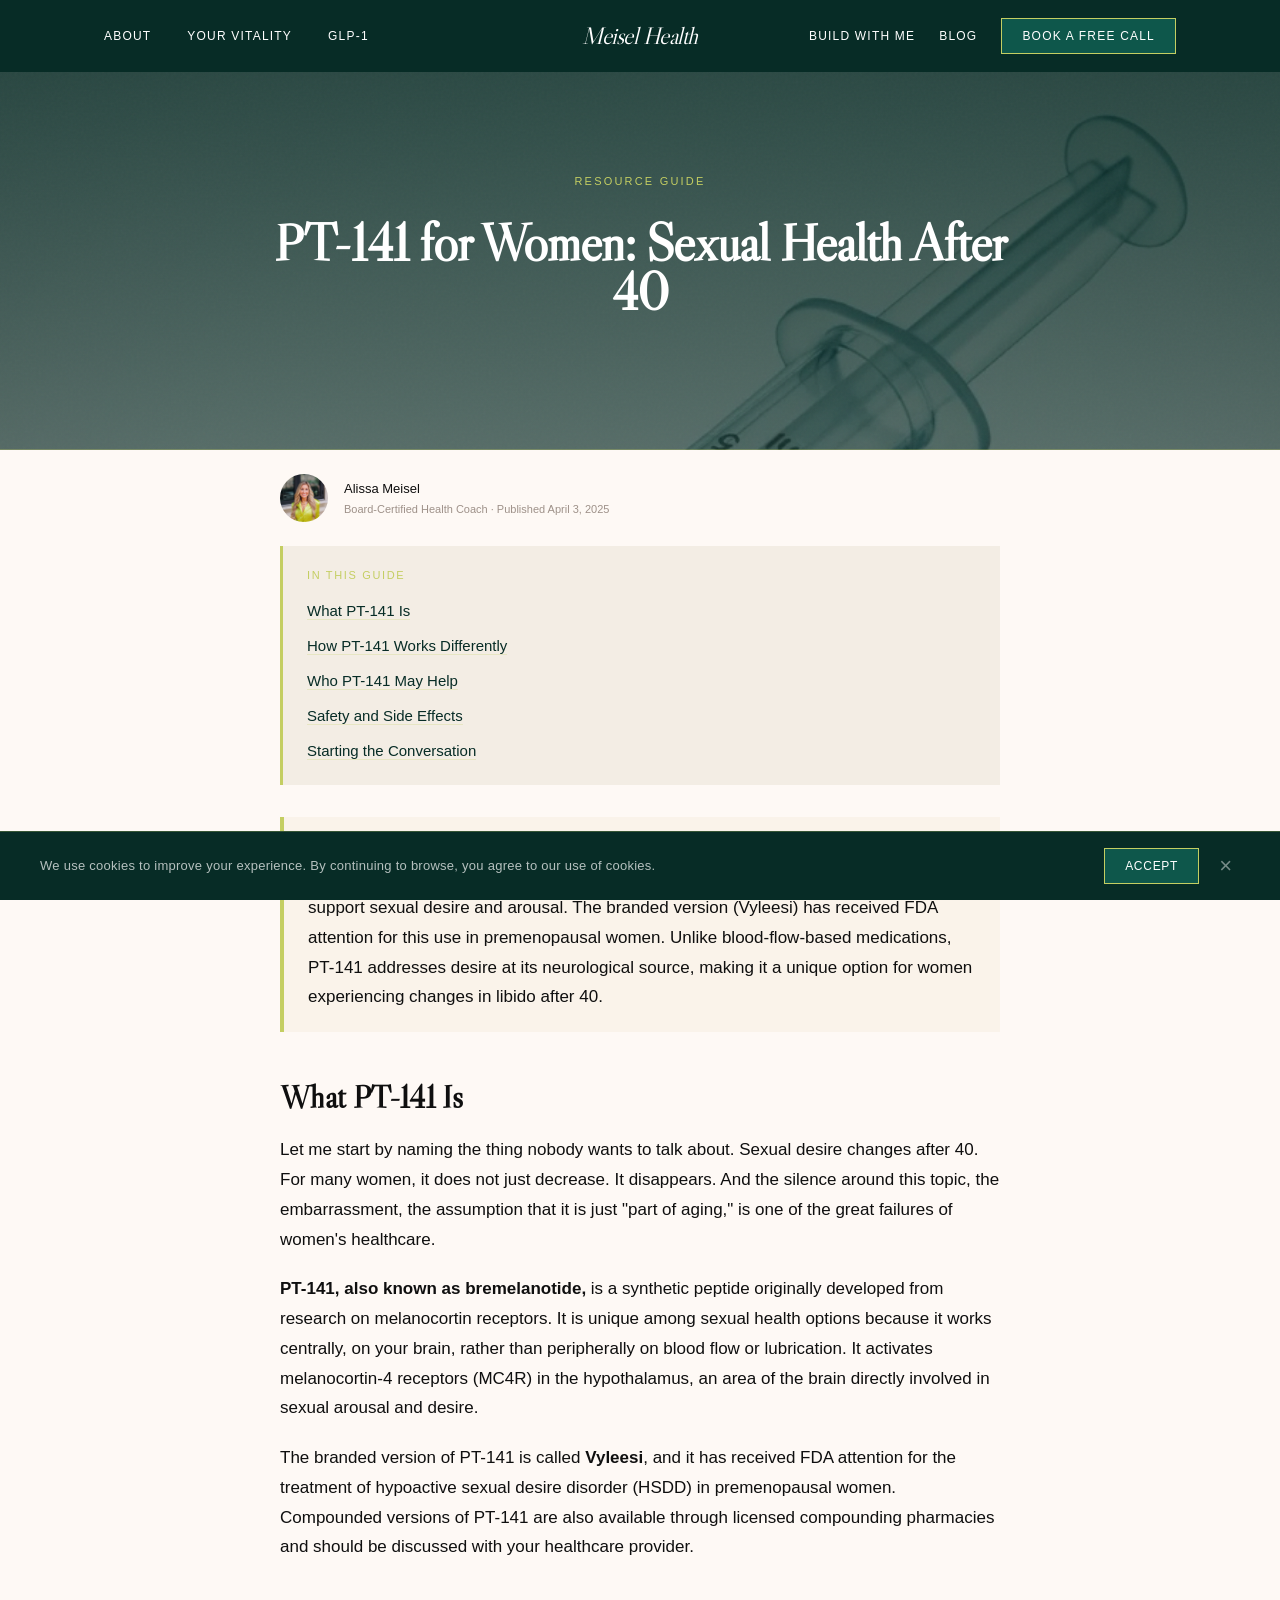
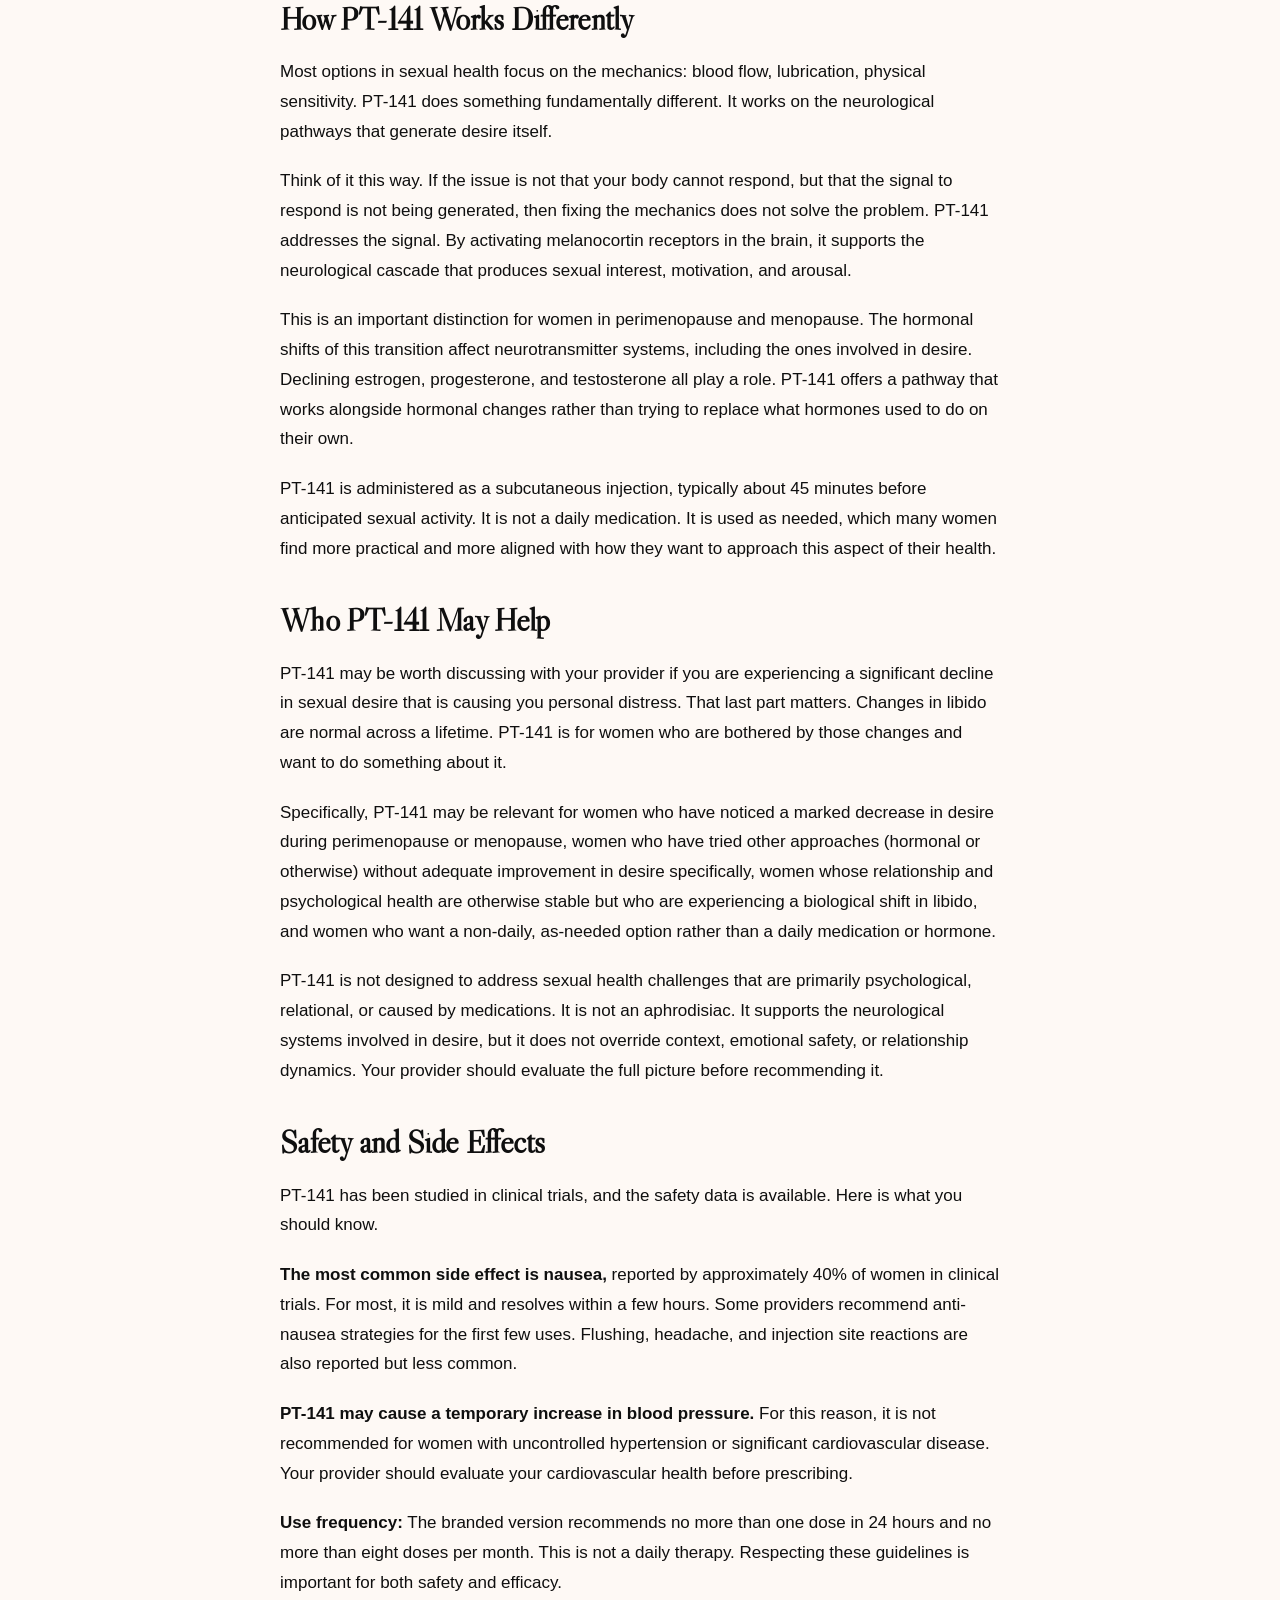
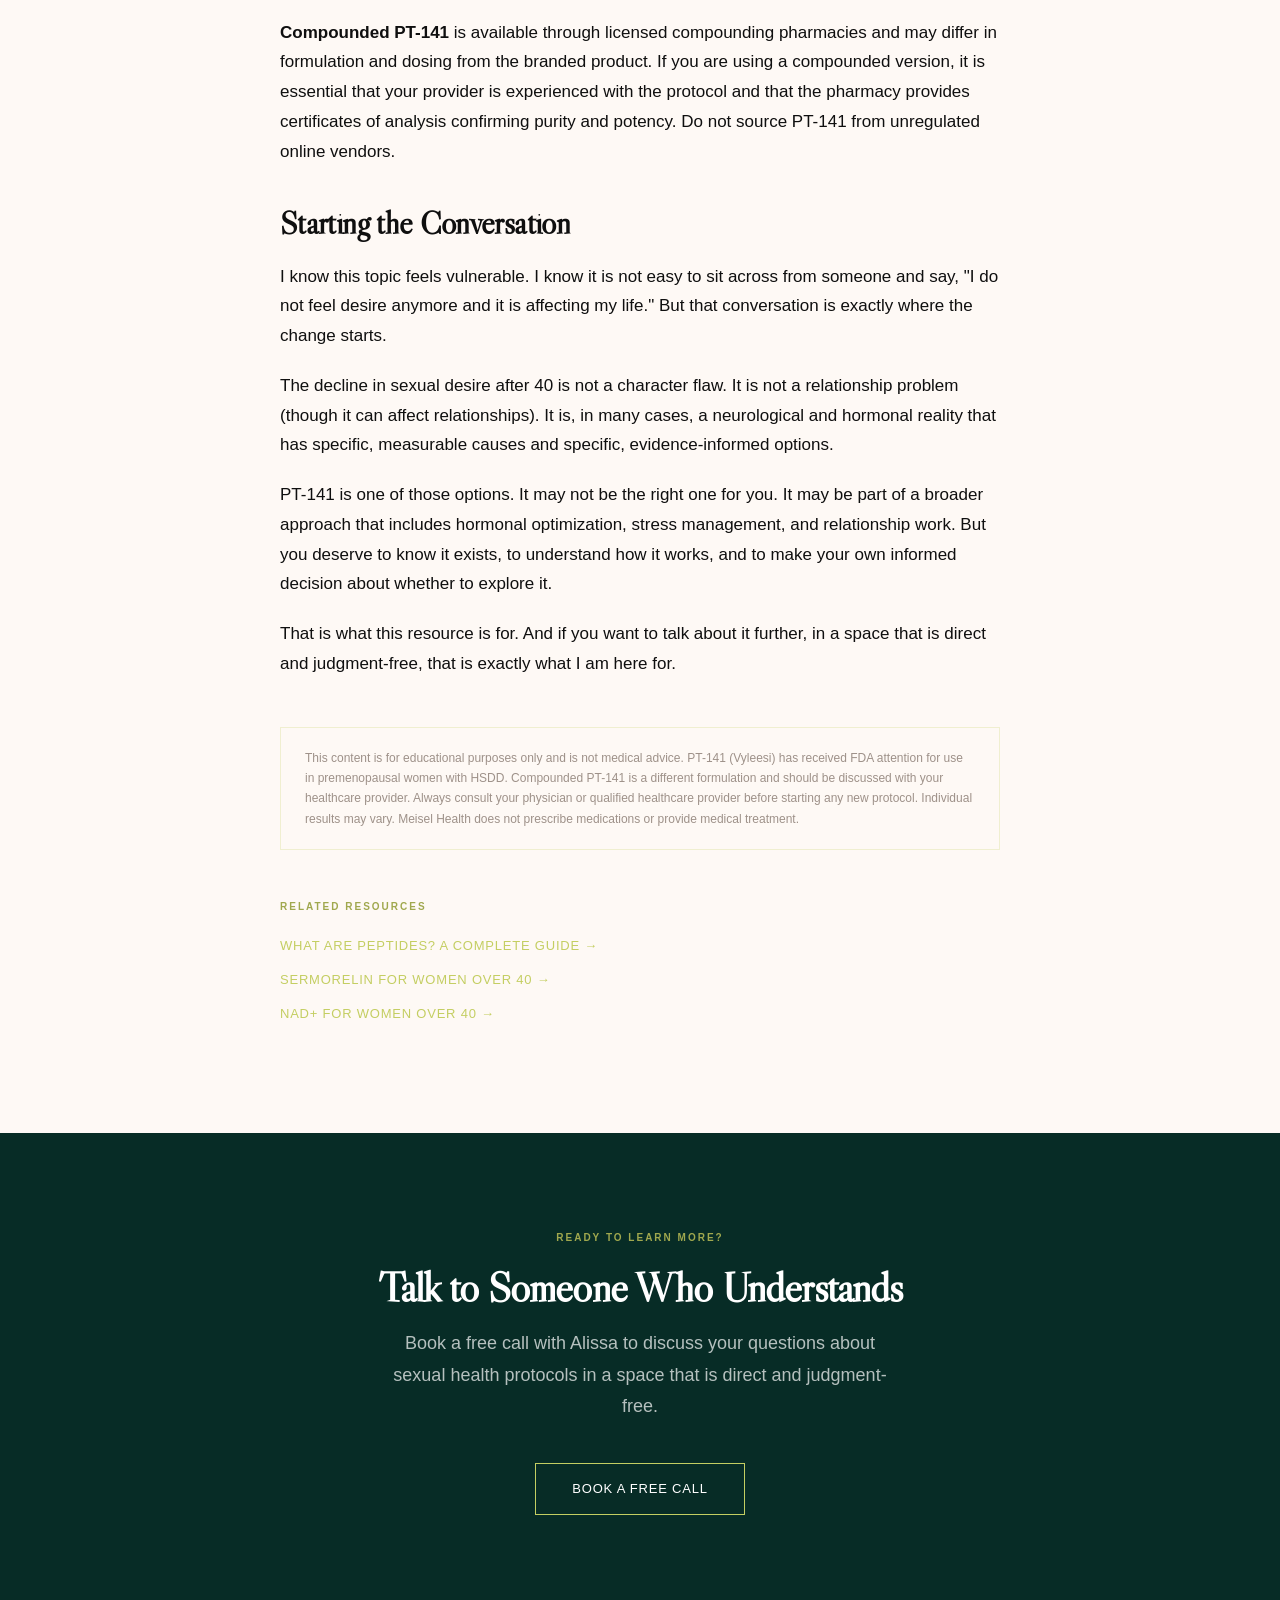
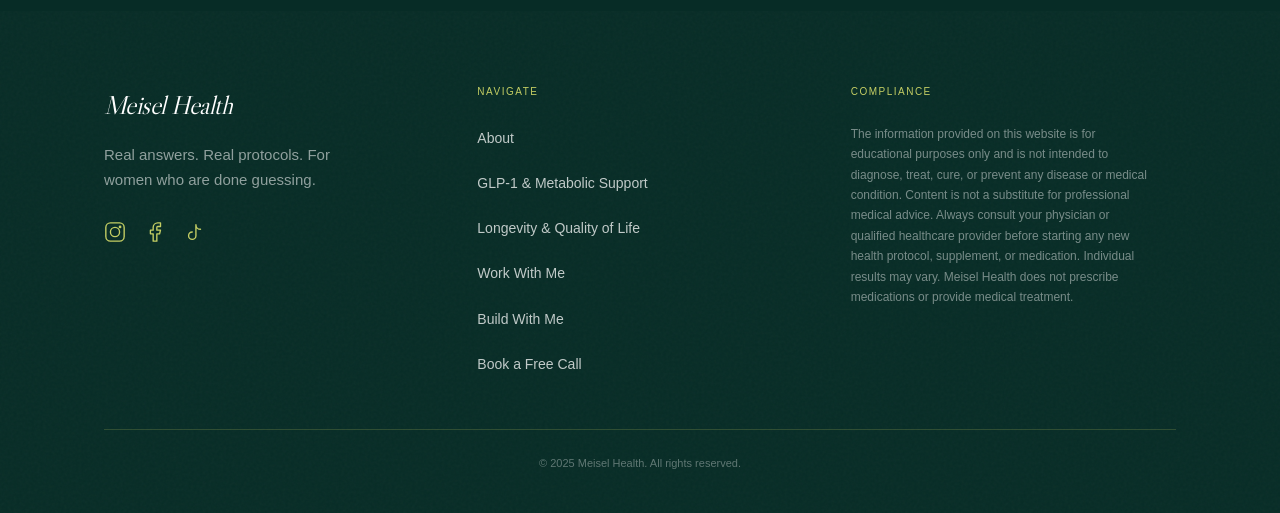
<file: resources/pt-141-for-women.html>
<!DOCTYPE html>
<html lang="en">
<head>
  <meta charset="UTF-8">
  <meta name="viewport" content="width=device-width, initial-scale=1.0">
  <meta http-equiv="X-UA-Compatible" content="IE=edge">

  <!-- Primary Meta -->
  <title>PT-141 for Women: Sexual Health After 40 | Meisel Health</title>
  <meta name="description" content="PT-141 (bremelanotide) works on the neurological pathways of desire to support sexual health in women. Learn how PT-141 works, who it may help, safety considerations, and what to discuss with your provider.">
  <meta name="author" content="Alissa Meisel">
  <meta name="robots" content="index, follow, max-image-preview:large, max-snippet:-1, max-video-preview:-1">
  <link rel="canonical" href="https://meiselhealth.com/resources/pt-141-for-women">

  <!-- Open Graph -->
  <meta property="og:type" content="article">
  <meta property="og:site_name" content="Meisel Health">
  <meta property="og:title" content="PT-141 for Women: Sexual Health After 40">
  <meta property="og:description" content="PT-141 works on the neurological pathways of desire to support sexual health. A clear, no-jargon guide for women over 40.">
  <meta property="og:url" content="https://meiselhealth.com/resources/pt-141-for-women">
  <meta property="og:image" content="https://meiselhealth.com/images/og/syringe-elegant.jpg">
  <meta property="og:image:width" content="1200">
  <meta property="og:image:height" content="630">
  <meta property="og:locale" content="en_US">

  <!-- Twitter Card -->
  <meta name="twitter:card" content="summary_large_image">
  <meta name="twitter:title" content="PT-141 for Women: Sexual Health After 40">
  <meta name="twitter:description" content="PT-141 works on the neurological pathways of desire to support sexual health in women over 40.">
  <meta name="twitter:image" content="https://meiselhealth.com/images/og/syringe-elegant.jpg">

  <!-- Fonts -->
  <link rel="preconnect" href="https://fonts.googleapis.com">
  <link rel="dns-prefetch" href="https://api.fontshare.com">
  <link rel="preconnect" href="https://fonts.gstatic.com" crossorigin>
  <link href="https://fonts.googleapis.com/css2?family=Libre+Caslon+Display&display=swap" rel="stylesheet">
  <link href="https://api.fontshare.com/v2/css?f[]=general-sans@400,500,600&display=swap" rel="stylesheet">

  <!-- Styles -->
  <link rel="stylesheet" href="../css/tokens.css">
  <link rel="stylesheet" href="../css/styles.css">

  <!-- Favicon -->
  <link rel="icon" type="image/jpeg" href="../images/brand/logo-400.jpg">

  <!-- Mobile overrides for article layout -->
  <style>
    @media (max-width: 768px) {
      .hero__headline {
        font-size: clamp(2rem, 8vw, 3.5rem) !important;
        max-width: 100% !important;
      }
      article h2 {
        font-size: clamp(1.5rem, 6vw, 2rem) !important;
        line-height: 1.15 !important;
      }
      article h3 {
        font-size: clamp(1.2rem, 5vw, 1.5rem) !important;
      }
      article > div {
        max-width: 100% !important;
        padding: 0 !important;
      }
      article {
        padding-left: 24px !important;
        padding-right: 24px !important;
      }
    }
  </style>

  <!-- Schema: Article -->
  <script type="application/ld+json">
  {
    "@context": "https://schema.org",
    "@type": "Article",
    "headline": "PT-141 for Women: Sexual Health After 40",
    "description": "PT-141 (bremelanotide) works on the neurological pathways of desire to support sexual health in women. Learn how it works, who it may help, and safety considerations.",
    "author": {"@type":"Person","name":"Alissa Meisel","jobTitle":"Board-Certified Health Coach","url":"https://meiselhealth.com/about"},
    "publisher": {"@type":"Organization","name":"Meisel Health","url":"https://meiselhealth.com","logo":"https://meiselhealth.com/images/brand/logo-400.jpg"},
    "datePublished": "2025-04-03",
    "dateModified": "2025-04-03",
    "image": "https://meiselhealth.com/images/og/syringe-elegant.jpg",
    "mainEntityOfPage": "https://meiselhealth.com/resources/pt-141-for-women",
    "url": "https://meiselhealth.com/resources/pt-141-for-women"
  }
  </script>

  <!-- Schema: BreadcrumbList -->
  <script type="application/ld+json">
  {
    "@context": "https://schema.org",
    "@type": "BreadcrumbList",
    "itemListElement": [
      {"@type":"ListItem","position":1,"name":"Home","item":"https://meiselhealth.com/"},
      {"@type":"ListItem","position":2,"name":"Resources","item":"https://meiselhealth.com/resources/"},
      {"@type":"ListItem","position":3,"name":"PT-141 for Women","item":"https://meiselhealth.com/resources/pt-141-for-women"}
    ]
  }
  </script>

  <!-- Schema: FAQPage -->
  <script type="application/ld+json">
  {
    "@context": "https://schema.org",
    "@type": "FAQPage",
    "mainEntity": [
      {
        "@type": "Question",
        "name": "What is PT-141 and how does it work for women?",
        "acceptedAnswer": {"@type":"Answer","text":"PT-141 (bremelanotide) is a peptide that works on melanocortin receptors in the brain to support sexual desire and arousal. Unlike medications that address blood flow, PT-141 targets the neurological pathways of desire itself. The branded version (Vyleesi) has received FDA attention for use in premenopausal women with hypoactive sexual desire disorder (HSDD). It is administered via subcutaneous injection, typically 45 minutes before anticipated sexual activity."}
      },
      {
        "@type": "Question",
        "name": "Is PT-141 safe for women over 40?",
        "acceptedAnswer": {"@type":"Answer","text":"PT-141 has been studied in clinical trials for safety and tolerability. Common side effects may include nausea (the most frequently reported), flushing, headache, and injection site reactions. These are typically mild and transient. PT-141 is not recommended for women with uncontrolled hypertension or significant cardiovascular disease. Compounded versions should be sourced from a licensed U.S. compounding pharmacy and used under medical supervision. Always discuss your complete health profile with your provider before starting PT-141."}
      },
      {
        "@type": "Question",
        "name": "Who may benefit from PT-141 therapy?",
        "acceptedAnswer": {"@type":"Answer","text":"PT-141 may be worth discussing with your provider if you are experiencing a noticeable decline in sexual desire that is causing personal distress, particularly if the change coincides with perimenopause, menopause, or other hormonal shifts. It may also be considered for women who have not responded to other approaches or who want a non-hormonal option for supporting sexual health. PT-141 addresses desire at its neurological source, which makes it fundamentally different from options focused on lubrication or blood flow."}
      }
    ]
  }
  </script>

  <!-- Schema: Speakable -->
  <script type="application/ld+json">
  {
    "@context": "https://schema.org",
    "@type": "WebPage",
    "name": "PT-141 for Women: Sexual Health After 40",
    "speakable": {"@type":"SpeakableSpecification","cssSelector":[".speakable-answer",".key-definition","h1"]},
    "url": "https://meiselhealth.com/resources/pt-141-for-women"
  }
  </script>
</head>

<body>

  <!-- NAV -->
  <nav class="nav" id="nav" role="navigation" aria-label="Main navigation">
    <div class="nav__inner">
      <div class="nav__left">
        <a href="../about.html" class="nav__link">About</a>
        <a href="../longevity-quality-of-life.html" class="nav__link">Your Vitality</a>
        <a href="../glp-1-metabolic-support.html" class="nav__link">GLP-1</a>
      </div>
      <a href="../index.html" class="nav__logo">Meisel Health</a>
      <div class="nav__right">
        <a href="../build-with-me.html" class="nav__link">Build With Me</a>
        <a href="./" class="nav__link">Blog</a>
        <a href="../contact.html" class="nav__cta">Book a Free Call</a>
      </div>
      <button class="nav__hamburger" id="nav-hamburger" aria-label="Open menu" aria-expanded="false">
        <span></span><span></span><span></span>
      </button>
    </div>
    <div class="nav__overlay" id="nav-overlay" aria-hidden="true">
      <a href="../about.html" class="nav__overlay-link">About</a>
      <a href="../longevity-quality-of-life.html" class="nav__overlay-link">Your Vitality</a>
      <a href="../glp-1-metabolic-support.html" class="nav__overlay-link">GLP-1</a>
      <a href="../build-with-me.html" class="nav__overlay-link">Build With Me</a>
      <a href="./" class="nav__overlay-link">Blog</a>
      <a href="../contact.html" class="nav__overlay-link">Book a Free Call</a>
    </div>
  </nav>


  <!-- HERO -->
  <section class="hero grain-overlay" style="min-height:50vh;" aria-labelledby="hero-heading">
    <div class="hero__bg" style="background-image:url('../images/resources/syringe-elegant.webp');" role="img" aria-label="Elegant syringe representing PT-141 peptide therapy for sexual health"></div>
    <div class="hero__overlay"></div>
    <div class="hero__content">
      <p class="hero__label hero-reveal hero-reveal--label">Resource Guide</p>
      <h1 id="hero-heading" class="hero__headline hero-reveal hero-reveal--h1-line1" style="font-size:clamp(32px,5vw,52px);font-weight:700;max-width:780px;">PT-141 for Women: Sexual Health After 40</h1>
    </div>
    <div class="hero__rule"></div>
  </section>


  <!-- AUTHOR BYLINE -->
  <div style="background:var(--color-cream);padding:24px var(--section-pad-x);position:relative;z-index:1;">
    <div style="max-width:var(--container-prose);margin:0 auto;display:flex;align-items:center;gap:16px;">
      <picture><source srcset="../images/alissa/homepage.webp" type="image/webp"><img src="../images/alissa/homepage.jpg" alt="Alissa Meisel" width="48" height="48" style="border-radius:50%;object-fit:cover;width:48px;height:48px;" loading="lazy"></picture>
      <div>
        <p style="font-family:var(--font-label);font-size:13px;font-weight:500;color:var(--color-black);margin:0;">Alissa Meisel</p>
        <p style="font-family:var(--font-label);font-size:11px;color:var(--color-stone);margin:0;">Board-Certified Health Coach &middot; Published April 3, 2025</p>
      </div>
    </div>
  </div>


  <!-- TABLE OF CONTENTS -->
  <div style="background:var(--color-cream);padding:0 var(--section-pad-x) 32px;position:relative;z-index:1;">
    <div style="max-width:var(--container-prose);margin:0 auto;">
      <div style="border-left:3px solid var(--color-gold);padding:20px 24px;background:var(--color-cream-deep);">
        <p style="font-family:var(--font-label);font-size:11px;text-transform:uppercase;letter-spacing:0.15em;color:var(--color-gold);margin-bottom:12px;">In This Guide</p>
        <ul style="list-style:none;padding:0;margin:0;">
          <li style="margin-bottom:8px;"><a href="#what-is-pt141" style="font-family:var(--font-body);font-size:15px;color:var(--color-forest);text-decoration:none;border-bottom:1px solid var(--color-gold-divider);">What PT-141 Is</a></li>
          <li style="margin-bottom:8px;"><a href="#how-it-works" style="font-family:var(--font-body);font-size:15px;color:var(--color-forest);text-decoration:none;border-bottom:1px solid var(--color-gold-divider);">How PT-141 Works Differently</a></li>
          <li style="margin-bottom:8px;"><a href="#who-it-helps" style="font-family:var(--font-body);font-size:15px;color:var(--color-forest);text-decoration:none;border-bottom:1px solid var(--color-gold-divider);">Who PT-141 May Help</a></li>
          <li style="margin-bottom:8px;"><a href="#safety" style="font-family:var(--font-body);font-size:15px;color:var(--color-forest);text-decoration:none;border-bottom:1px solid var(--color-gold-divider);">Safety and Side Effects</a></li>
          <li><a href="#conversation" style="font-family:var(--font-body);font-size:15px;color:var(--color-forest);text-decoration:none;border-bottom:1px solid var(--color-gold-divider);">Starting the Conversation</a></li>
        </ul>
      </div>
    </div>
  </div>


  <!-- ARTICLE BODY -->
  <article style="background:var(--color-cream);padding:0 var(--section-pad-x) var(--section-pad-y);position:relative;z-index:1;">
    <div style="max-width:var(--container-prose);margin:0 auto;">

      <!-- TL;DR -->
      <div class="key-definition speakable-answer" style="border-left:4px solid var(--color-gold);padding:20px 24px;background:rgba(184,153,62,0.06);margin-bottom:48px;">
        <p style="font-family:var(--font-label);font-size:11px;text-transform:uppercase;letter-spacing:0.15em;color:var(--color-gold);margin-bottom:8px;">TL;DR</p>
        <p style="font-family:var(--font-body);font-size:17px;line-height:1.75;color:var(--color-black);margin:0;">PT-141 (bremelanotide) is a peptide that works on melanocortin receptors in the brain to support sexual desire and arousal. The branded version (Vyleesi) has received FDA attention for this use in premenopausal women. Unlike blood-flow-based medications, PT-141 addresses desire at its neurological source, making it a unique option for women experiencing changes in libido after 40.</p>
      </div>


      <!-- Section 1 -->
      <h2 id="what-is-pt141" style="font-family:var(--font-display);font-weight:600;font-size:32px;color:var(--color-black);margin-bottom:20px;line-height:1.1;">What PT-141 Is</h2>

      <p style="font-family:var(--font-body);font-size:17px;line-height:1.75;color:var(--color-black);margin-bottom:20px;">Let me start by naming the thing nobody wants to talk about. Sexual desire changes after 40. For many women, it does not just decrease. It disappears. And the silence around this topic, the embarrassment, the assumption that it is just "part of aging," is one of the great failures of women's healthcare.</p>

      <p style="font-family:var(--font-body);font-size:17px;line-height:1.75;color:var(--color-black);margin-bottom:20px;"><strong>PT-141, also known as bremelanotide,</strong> is a synthetic peptide originally developed from research on melanocortin receptors. It is unique among sexual health options because it works centrally, on your brain, rather than peripherally on blood flow or lubrication. It activates melanocortin-4 receptors (MC4R) in the hypothalamus, an area of the brain directly involved in sexual arousal and desire.</p>

      <p style="font-family:var(--font-body);font-size:17px;line-height:1.75;color:var(--color-black);margin-bottom:40px;">The branded version of PT-141 is called <strong>Vyleesi</strong>, and it has received FDA attention for the treatment of hypoactive sexual desire disorder (HSDD) in premenopausal women. Compounded versions of PT-141 are also available through licensed compounding pharmacies and should be discussed with your healthcare provider.</p>


      <!-- Section 2 -->
      <h2 id="how-it-works" style="font-family:var(--font-display);font-weight:600;font-size:32px;color:var(--color-black);margin-bottom:20px;line-height:1.1;">How PT-141 Works Differently</h2>

      <p style="font-family:var(--font-body);font-size:17px;line-height:1.75;color:var(--color-black);margin-bottom:20px;">Most options in sexual health focus on the mechanics: blood flow, lubrication, physical sensitivity. PT-141 does something fundamentally different. It works on the neurological pathways that generate desire itself.</p>

      <p style="font-family:var(--font-body);font-size:17px;line-height:1.75;color:var(--color-black);margin-bottom:20px;">Think of it this way. If the issue is not that your body cannot respond, but that the signal to respond is not being generated, then fixing the mechanics does not solve the problem. PT-141 addresses the signal. By activating melanocortin receptors in the brain, it supports the neurological cascade that produces sexual interest, motivation, and arousal.</p>

      <p style="font-family:var(--font-body);font-size:17px;line-height:1.75;color:var(--color-black);margin-bottom:20px;">This is an important distinction for women in perimenopause and menopause. The hormonal shifts of this transition affect neurotransmitter systems, including the ones involved in desire. Declining estrogen, progesterone, and testosterone all play a role. PT-141 offers a pathway that works alongside hormonal changes rather than trying to replace what hormones used to do on their own.</p>

      <p style="font-family:var(--font-body);font-size:17px;line-height:1.75;color:var(--color-black);margin-bottom:40px;">PT-141 is administered as a subcutaneous injection, typically about 45 minutes before anticipated sexual activity. It is not a daily medication. It is used as needed, which many women find more practical and more aligned with how they want to approach this aspect of their health.</p>


      <!-- Section 3 -->
      <h2 id="who-it-helps" style="font-family:var(--font-display);font-weight:600;font-size:32px;color:var(--color-black);margin-bottom:20px;line-height:1.1;">Who PT-141 May Help</h2>

      <p style="font-family:var(--font-body);font-size:17px;line-height:1.75;color:var(--color-black);margin-bottom:20px;">PT-141 may be worth discussing with your provider if you are experiencing a significant decline in sexual desire that is causing you personal distress. That last part matters. Changes in libido are normal across a lifetime. PT-141 is for women who are bothered by those changes and want to do something about it.</p>

      <p style="font-family:var(--font-body);font-size:17px;line-height:1.75;color:var(--color-black);margin-bottom:20px;">Specifically, PT-141 may be relevant for women who have noticed a marked decrease in desire during perimenopause or menopause, women who have tried other approaches (hormonal or otherwise) without adequate improvement in desire specifically, women whose relationship and psychological health are otherwise stable but who are experiencing a biological shift in libido, and women who want a non-daily, as-needed option rather than a daily medication or hormone.</p>

      <p style="font-family:var(--font-body);font-size:17px;line-height:1.75;color:var(--color-black);margin-bottom:40px;">PT-141 is not designed to address sexual health challenges that are primarily psychological, relational, or caused by medications. It is not an aphrodisiac. It supports the neurological systems involved in desire, but it does not override context, emotional safety, or relationship dynamics. Your provider should evaluate the full picture before recommending it.</p>


      <!-- Section 4 -->
      <h2 id="safety" style="font-family:var(--font-display);font-weight:600;font-size:32px;color:var(--color-black);margin-bottom:20px;line-height:1.1;">Safety and Side Effects</h2>

      <p style="font-family:var(--font-body);font-size:17px;line-height:1.75;color:var(--color-black);margin-bottom:20px;">PT-141 has been studied in clinical trials, and the safety data is available. Here is what you should know.</p>

      <p style="font-family:var(--font-body);font-size:17px;line-height:1.75;color:var(--color-black);margin-bottom:20px;"><strong>The most common side effect is nausea,</strong> reported by approximately 40% of women in clinical trials. For most, it is mild and resolves within a few hours. Some providers recommend anti-nausea strategies for the first few uses. Flushing, headache, and injection site reactions are also reported but less common.</p>

      <p style="font-family:var(--font-body);font-size:17px;line-height:1.75;color:var(--color-black);margin-bottom:20px;"><strong>PT-141 may cause a temporary increase in blood pressure.</strong> For this reason, it is not recommended for women with uncontrolled hypertension or significant cardiovascular disease. Your provider should evaluate your cardiovascular health before prescribing.</p>

      <p style="font-family:var(--font-body);font-size:17px;line-height:1.75;color:var(--color-black);margin-bottom:20px;"><strong>Use frequency:</strong> The branded version recommends no more than one dose in 24 hours and no more than eight doses per month. This is not a daily therapy. Respecting these guidelines is important for both safety and efficacy.</p>

      <p style="font-family:var(--font-body);font-size:17px;line-height:1.75;color:var(--color-black);margin-bottom:40px;"><strong>Compounded PT-141</strong> is available through licensed compounding pharmacies and may differ in formulation and dosing from the branded product. If you are using a compounded version, it is essential that your provider is experienced with the protocol and that the pharmacy provides certificates of analysis confirming purity and potency. Do not source PT-141 from unregulated online vendors.</p>


      <!-- Section 5 -->
      <h2 id="conversation" style="font-family:var(--font-display);font-weight:600;font-size:32px;color:var(--color-black);margin-bottom:20px;line-height:1.1;">Starting the Conversation</h2>

      <p style="font-family:var(--font-body);font-size:17px;line-height:1.75;color:var(--color-black);margin-bottom:20px;">I know this topic feels vulnerable. I know it is not easy to sit across from someone and say, "I do not feel desire anymore and it is affecting my life." But that conversation is exactly where the change starts.</p>

      <p style="font-family:var(--font-body);font-size:17px;line-height:1.75;color:var(--color-black);margin-bottom:20px;">The decline in sexual desire after 40 is not a character flaw. It is not a relationship problem (though it can affect relationships). It is, in many cases, a neurological and hormonal reality that has specific, measurable causes and specific, evidence-informed options.</p>

      <p style="font-family:var(--font-body);font-size:17px;line-height:1.75;color:var(--color-black);margin-bottom:20px;">PT-141 is one of those options. It may not be the right one for you. It may be part of a broader approach that includes hormonal optimization, stress management, and relationship work. But you deserve to know it exists, to understand how it works, and to make your own informed decision about whether to explore it.</p>

      <p style="font-family:var(--font-body);font-size:17px;line-height:1.75;color:var(--color-black);margin-bottom:48px;">That is what this resource is for. And if you want to talk about it further, in a space that is direct and judgment-free, that is exactly what I am here for.</p>


      <!-- Provider Disclaimer -->
      <div class="compliance" style="margin-top:48px;padding:20px 24px;border:1px solid var(--color-gold-divider);">
        <p style="font-family:var(--font-label);font-size:12px;line-height:1.7;color:var(--color-stone);margin:0;">This content is for educational purposes only and is not medical advice. PT-141 (Vyleesi) has received FDA attention for use in premenopausal women with HSDD. Compounded PT-141 is a different formulation and should be discussed with your healthcare provider. Always consult your physician or qualified healthcare provider before starting any new protocol. Individual results may vary. Meisel Health does not prescribe medications or provide medical treatment.</p>
      </div>


      <!-- Related Resources -->
      <div style="margin-top:48px;">
        <p class="label" style="margin-bottom:20px;">Related Resources</p>
        <a href="what-are-peptides.html" class="btn-arrow" style="display:block;margin-bottom:12px;">What Are Peptides? A Complete Guide <span class="arrow">&rarr;</span></a>
        <a href="sermorelin-for-women.html" class="btn-arrow" style="display:block;margin-bottom:12px;">Sermorelin for Women Over 40 <span class="arrow">&rarr;</span></a>
        <a href="nad-plus-for-women.html" class="btn-arrow" style="display:block;margin-bottom:12px;">NAD+ for Women Over 40 <span class="arrow">&rarr;</span></a>
      </div>

    </div>
  </article>


  <!-- CTA SECTION -->
  <section style="background:var(--color-forest);padding:var(--section-pad-y) var(--section-pad-x);text-align:center;position:relative;z-index:1;">
    <p class="label reveal" style="margin-bottom:20px;">Ready to Learn More?</p>
    <h2 style="font-family:var(--font-display);font-weight:700;font-size:clamp(28px,4vw,42px);color:white;margin-bottom:20px;" class="reveal">Talk to Someone Who Understands</h2>
    <p style="font-family:var(--font-body);font-size:18px;color:rgba(255,255,255,0.7);max-width:500px;margin:0 auto 40px;line-height:1.75;" class="reveal">Book a free call with Alissa to discuss your questions about sexual health protocols in a space that is direct and judgment-free.</p>
    <a href="../contact.html" class="btn-primary btn-primary--bordered reveal">Book a Free Call</a>
  </section>


  <!-- FOOTER -->
  <footer class="footer grain-overlay" id="book" role="contentinfo">
    <div class="footer__inner">
      <div class="footer__brand">
        <p class="footer__brand-name">Meisel Health</p>
        <p class="footer__tagline">Real answers. Real protocols. For women who are done guessing.</p>
        <!-- TODO: Alissa to provide social media URLs for Instagram, Facebook, TikTok -->
        <div class="footer__social" aria-label="Social media links">
          <a href="#" class="footer__social-icon" aria-label="Follow Meisel Health on Instagram"><svg viewBox="0 0 24 24" fill="none" stroke="currentColor" stroke-width="1.5" stroke-linecap="round" stroke-linejoin="round"><rect x="2" y="2" width="20" height="20" rx="5"/><circle cx="12" cy="12" r="5"/><circle cx="17.5" cy="6.5" r="1.5" fill="currentColor" stroke="none"/></svg></a>
          <a href="#" class="footer__social-icon" aria-label="Follow Meisel Health on Facebook"><svg viewBox="0 0 24 24" fill="none" stroke="currentColor" stroke-width="1.5" stroke-linecap="round" stroke-linejoin="round"><path d="M18 2h-3a5 5 0 0 0-5 5v3H7v4h3v8h4v-8h3l1-4h-4V7a1 1 0 0 1 1-1h3z"/></svg></a>
          <a href="#" class="footer__social-icon" aria-label="Follow Meisel Health on TikTok"><svg viewBox="0 0 24 24" fill="none" stroke="currentColor" stroke-width="1.5" stroke-linecap="round" stroke-linejoin="round"><path d="M9 12a4 4 0 1 0 4 4V4a5 5 0 0 0 5 5"/></svg></a>
        </div>
      </div>
      <div class="footer__nav">
        <p class="footer__nav-heading">Navigate</p>
        <ul class="footer__nav-list">
          <li><a href="../about.html" class="footer__nav-link">About</a></li>
          <li><a href="../glp-1-metabolic-support.html" class="footer__nav-link">GLP-1 &amp; Metabolic Support</a></li>
          <li><a href="../longevity-quality-of-life.html" class="footer__nav-link">Longevity &amp; Quality of Life</a></li>
          <li><a href="../work-with-me.html" class="footer__nav-link">Work With Me</a></li>
          <li><a href="../build-with-me.html" class="footer__nav-link">Build With Me</a></li>
          <li><a href="../contact.html" class="footer__nav-link">Book a Free Call</a></li>
        </ul>
      </div>
      <div class="footer__compliance">
        <p class="footer__compliance-heading">Compliance</p>
        <p class="footer__compliance-text">The information provided on this website is for educational purposes only and is not intended to diagnose, treat, cure, or prevent any disease or medical condition. Content is not a substitute for professional medical advice. Always consult your physician or qualified healthcare provider before starting any new health protocol, supplement, or medication. Individual results may vary. Meisel Health does not prescribe medications or provide medical treatment.</p>
      </div>
    </div>
    <div class="footer__bottom">
      <div class="footer__bottom-rule"></div>
      <p class="footer__copyright">&copy; 2025 Meisel Health. All rights reserved.</p>
    </div>
  </footer>

  <script src="../js/main.js" defer></script>
</body>
</html>
</file>
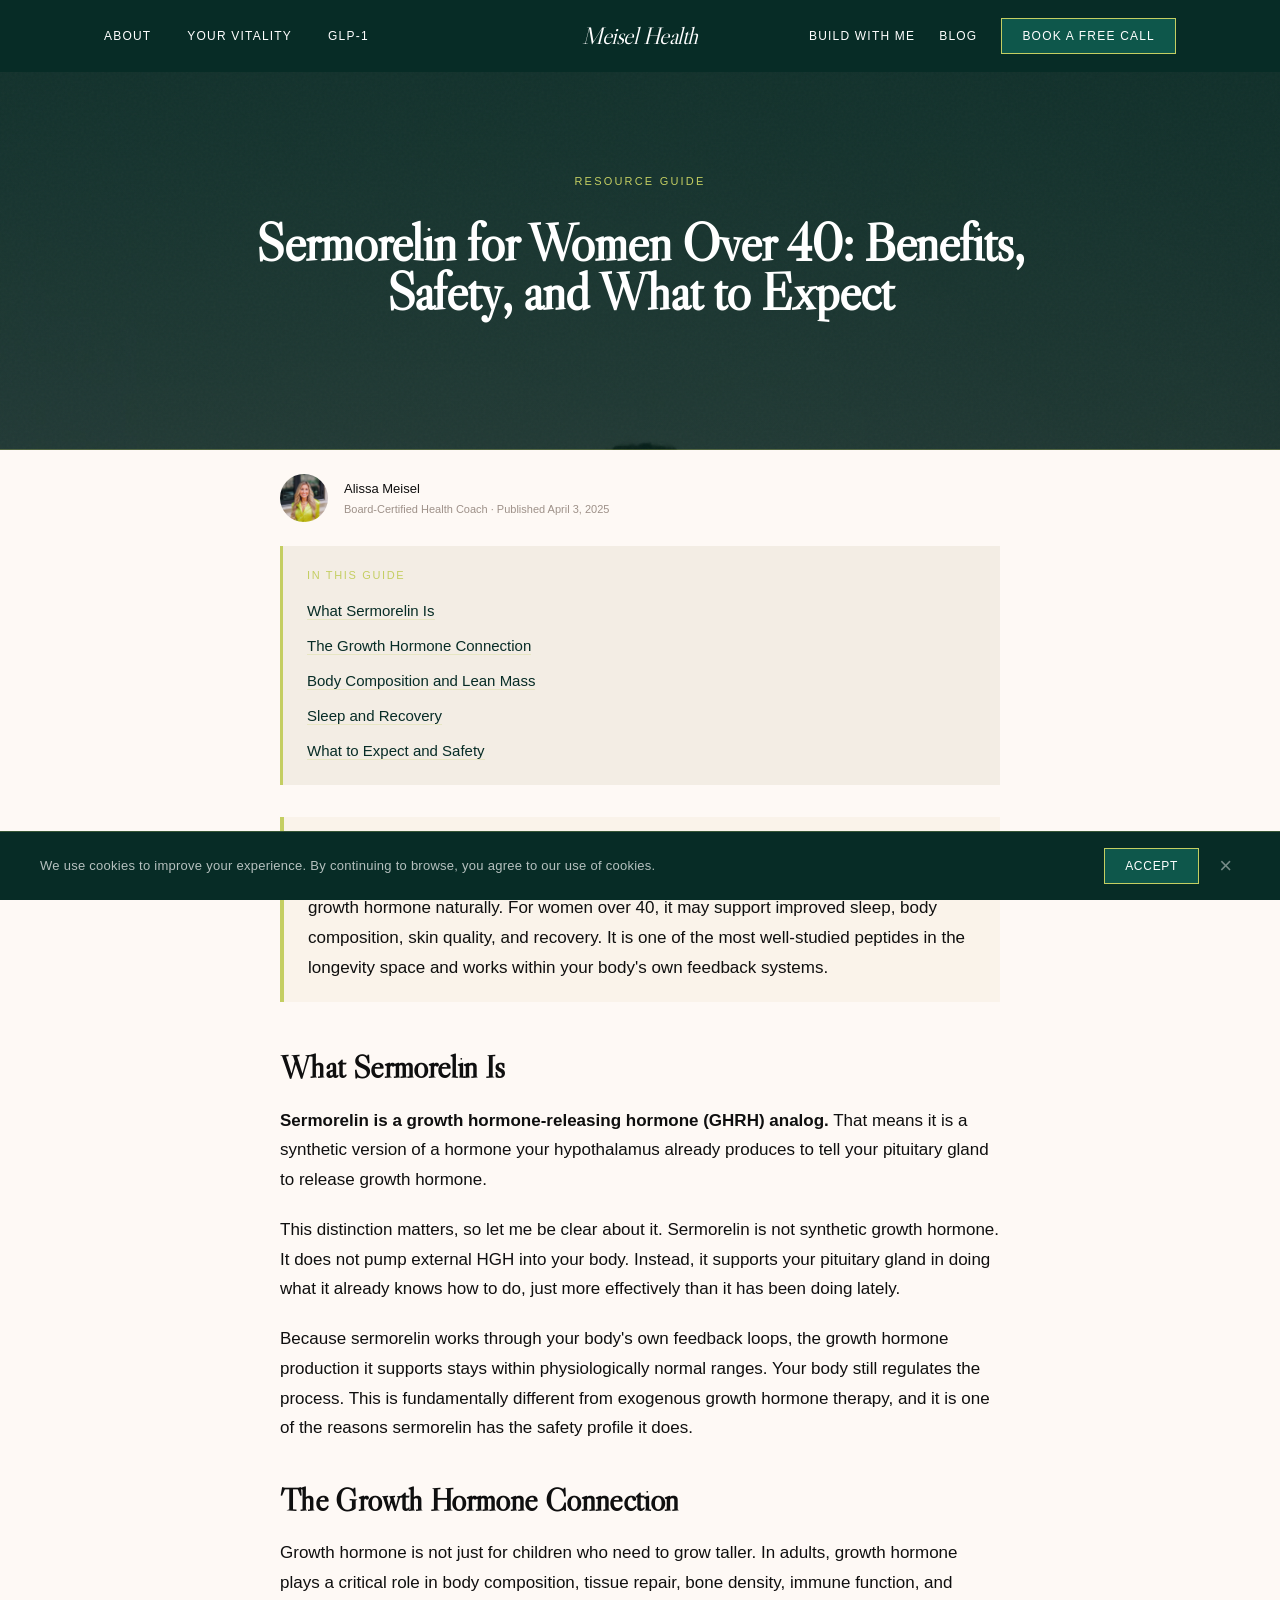
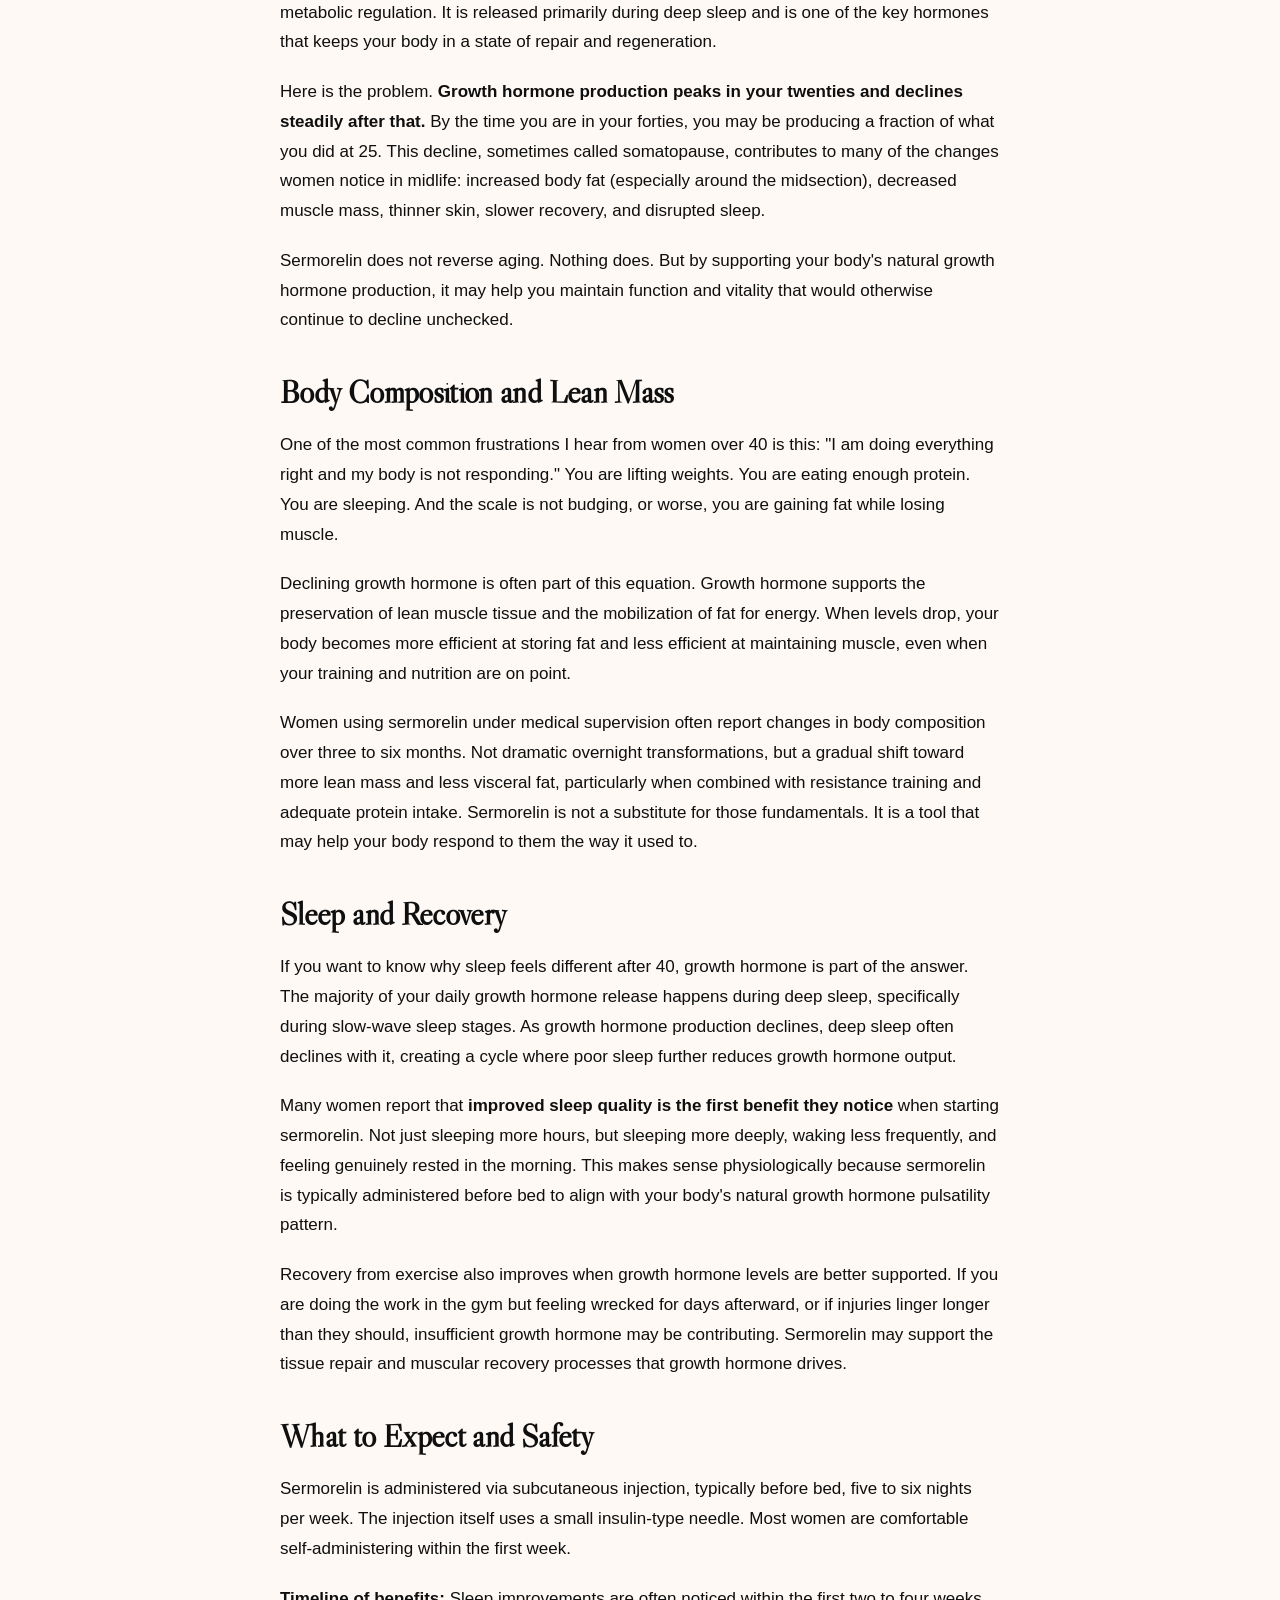
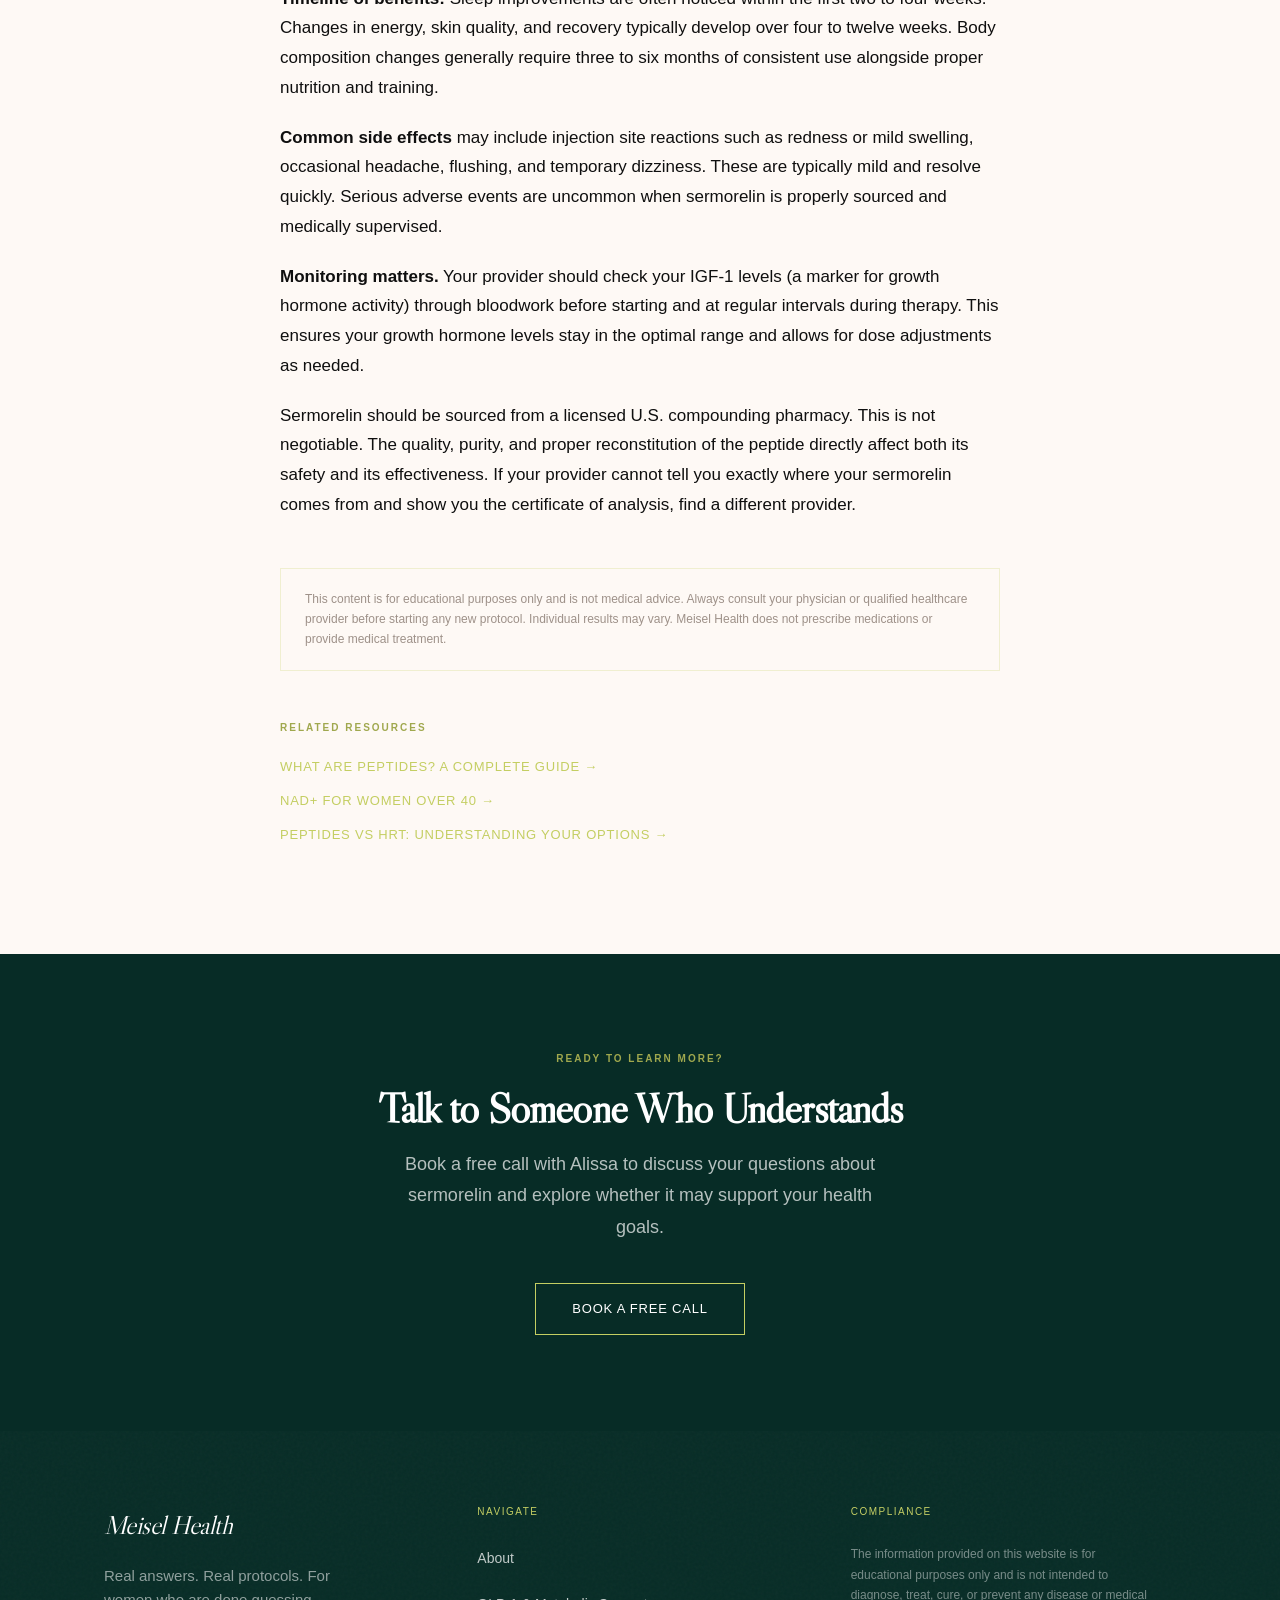
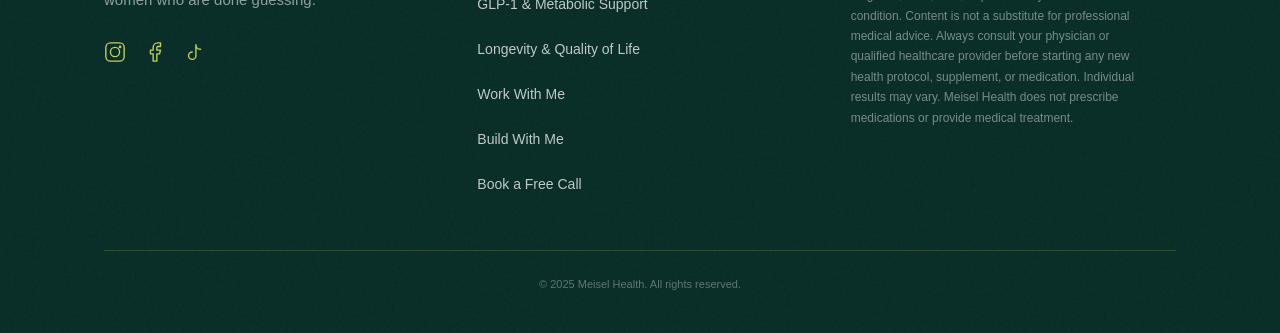
<file: resources/sermorelin-for-women.html>
<!DOCTYPE html>
<html lang="en">
<head>
  <meta charset="UTF-8">
  <meta name="viewport" content="width=device-width, initial-scale=1.0">
  <meta http-equiv="X-UA-Compatible" content="IE=edge">

  <!-- Primary Meta -->
  <title>Sermorelin for Women Over 40 | Meisel Health</title>
  <meta name="description" content="Sermorelin supports natural growth hormone production in women over 40. Learn how it works, its connection to body composition, sleep, recovery, and what to expect from sermorelin therapy.">
  <meta name="author" content="Alissa Meisel">
  <meta name="robots" content="index, follow, max-image-preview:large, max-snippet:-1, max-video-preview:-1">
  <link rel="canonical" href="https://meiselhealth.com/resources/sermorelin-for-women">

  <!-- Open Graph -->
  <meta property="og:type" content="article">
  <meta property="og:site_name" content="Meisel Health">
  <meta property="og:title" content="Sermorelin for Women Over 40">
  <meta property="og:description" content="Sermorelin supports natural growth hormone production. Learn how it may benefit body composition, sleep, and recovery for women over 40.">
  <meta property="og:url" content="https://meiselhealth.com/resources/sermorelin-for-women">
  <meta property="og:image" content="https://meiselhealth.com/images/og/woman-dumbbells.jpg">
  <meta property="og:image:width" content="1200">
  <meta property="og:image:height" content="630">
  <meta property="og:locale" content="en_US">

  <!-- Twitter Card -->
  <meta name="twitter:card" content="summary_large_image">
  <meta name="twitter:title" content="Sermorelin for Women Over 40">
  <meta name="twitter:description" content="Sermorelin supports natural growth hormone production for women over 40.">
  <meta name="twitter:image" content="https://meiselhealth.com/images/og/woman-dumbbells.jpg">

  <!-- Fonts -->
  <link rel="preconnect" href="https://fonts.googleapis.com">
  <link rel="dns-prefetch" href="https://api.fontshare.com">
  <link rel="preconnect" href="https://fonts.gstatic.com" crossorigin>
  <link href="https://fonts.googleapis.com/css2?family=Libre+Caslon+Display&display=swap" rel="stylesheet">
  <link href="https://api.fontshare.com/v2/css?f[]=general-sans@400,500,600&display=swap" rel="stylesheet">

  <!-- Styles -->
  <link rel="stylesheet" href="../css/tokens.css">
  <link rel="stylesheet" href="../css/styles.css">

  <!-- Favicon -->
  <link rel="icon" type="image/jpeg" href="../images/brand/logo-400.jpg">

  <!-- Mobile overrides for article layout -->
  <style>
    @media (max-width: 768px) {
      .hero__headline {
        font-size: clamp(2rem, 8vw, 3.5rem) !important;
        max-width: 100% !important;
      }
      article h2 {
        font-size: clamp(1.5rem, 6vw, 2rem) !important;
        line-height: 1.15 !important;
      }
      article h3 {
        font-size: clamp(1.2rem, 5vw, 1.5rem) !important;
      }
      article > div {
        max-width: 100% !important;
        padding: 0 !important;
      }
      article {
        padding-left: 24px !important;
        padding-right: 24px !important;
      }
    }
  </style>

  <!-- Schema: Article -->
  <script type="application/ld+json">
  {
    "@context": "https://schema.org",
    "@type": "Article",
    "headline": "Sermorelin for Women Over 40: Benefits, Safety & What to Expect",
    "description": "Sermorelin supports natural growth hormone production in women over 40. Learn how it works, its connection to body composition, sleep, and recovery.",
    "author": {"@type":"Person","name":"Alissa Meisel","jobTitle":"Board-Certified Health Coach","url":"https://meiselhealth.com/about"},
    "publisher": {"@type":"Organization","name":"Meisel Health","url":"https://meiselhealth.com","logo":"https://meiselhealth.com/images/brand/logo-400.jpg"},
    "datePublished": "2025-04-03",
    "dateModified": "2025-04-03",
    "image": "https://meiselhealth.com/images/og/woman-dumbbells.jpg",
    "mainEntityOfPage": "https://meiselhealth.com/resources/sermorelin-for-women",
    "url": "https://meiselhealth.com/resources/sermorelin-for-women"
  }
  </script>

  <!-- Schema: BreadcrumbList -->
  <script type="application/ld+json">
  {
    "@context": "https://schema.org",
    "@type": "BreadcrumbList",
    "itemListElement": [
      {"@type":"ListItem","position":1,"name":"Home","item":"https://meiselhealth.com/"},
      {"@type":"ListItem","position":2,"name":"Resources","item":"https://meiselhealth.com/resources/"},
      {"@type":"ListItem","position":3,"name":"Sermorelin for Women Over 40","item":"https://meiselhealth.com/resources/sermorelin-for-women"}
    ]
  }
  </script>

  <!-- Schema: FAQPage -->
  <script type="application/ld+json">
  {
    "@context": "https://schema.org",
    "@type": "FAQPage",
    "mainEntity": [
      {
        "@type": "Question",
        "name": "What is sermorelin and how does it work?",
        "acceptedAnswer": {"@type":"Answer","text":"Sermorelin is a growth hormone-releasing hormone (GHRH) analog, a peptide that signals your pituitary gland to produce and release more of your own natural growth hormone. Unlike synthetic growth hormone (HGH), sermorelin does not introduce external growth hormone into your body. Instead, it supports your body's own production pathways, working within your natural feedback loops to maintain physiologically appropriate levels."}
      },
      {
        "@type": "Question",
        "name": "What are the benefits of sermorelin for women over 40?",
        "acceptedAnswer": {"@type":"Answer","text":"Women over 40 using sermorelin under medical supervision may experience improved sleep quality (particularly deeper, more restorative sleep cycles), support for lean body composition and muscle maintenance, improved skin elasticity and hydration, faster recovery from exercise and physical stress, and improved overall energy levels. Results typically become noticeable within 4 to 12 weeks and continue to develop over 3 to 6 months of consistent use."}
      },
      {
        "@type": "Question",
        "name": "Is sermorelin safe and what are the side effects?",
        "acceptedAnswer": {"@type":"Answer","text":"Sermorelin has been studied for decades and is generally well-tolerated when prescribed and monitored by a qualified healthcare provider. Common side effects may include injection site reactions (redness, swelling), headache, flushing, and occasional dizziness. These are typically mild and transient. Sermorelin should be sourced from a licensed U.S. compounding pharmacy with certificates of analysis, and your provider should monitor your IGF-1 levels through regular bloodwork."}
      }
    ]
  }
  </script>

  <!-- Schema: Speakable -->
  <script type="application/ld+json">
  {
    "@context": "https://schema.org",
    "@type": "WebPage",
    "name": "Sermorelin for Women Over 40: Benefits, Safety & What to Expect",
    "speakable": {"@type":"SpeakableSpecification","cssSelector":[".speakable-answer",".key-definition","h1"]},
    "url": "https://meiselhealth.com/resources/sermorelin-for-women"
  }
  </script>
</head>

<body>

  <!-- NAV -->
  <nav class="nav" id="nav" role="navigation" aria-label="Main navigation">
    <div class="nav__inner">
      <div class="nav__left">
        <a href="../about.html" class="nav__link">About</a>
        <a href="../longevity-quality-of-life.html" class="nav__link">Your Vitality</a>
        <a href="../glp-1-metabolic-support.html" class="nav__link">GLP-1</a>
      </div>
      <a href="../index.html" class="nav__logo">Meisel Health</a>
      <div class="nav__right">
        <a href="../build-with-me.html" class="nav__link">Build With Me</a>
        <a href="./" class="nav__link">Blog</a>
        <a href="../contact.html" class="nav__cta">Book a Free Call</a>
      </div>
      <button class="nav__hamburger" id="nav-hamburger" aria-label="Open menu" aria-expanded="false">
        <span></span><span></span><span></span>
      </button>
    </div>
    <div class="nav__overlay" id="nav-overlay" aria-hidden="true">
      <a href="../about.html" class="nav__overlay-link">About</a>
      <a href="../longevity-quality-of-life.html" class="nav__overlay-link">Your Vitality</a>
      <a href="../glp-1-metabolic-support.html" class="nav__overlay-link">GLP-1</a>
      <a href="../build-with-me.html" class="nav__overlay-link">Build With Me</a>
      <a href="./" class="nav__overlay-link">Blog</a>
      <a href="../contact.html" class="nav__overlay-link">Book a Free Call</a>
    </div>
  </nav>


  <!-- HERO -->
  <section class="hero grain-overlay" style="min-height:50vh;" aria-labelledby="hero-heading">
    <div class="hero__bg" style="background-image:url('../images/resources/woman-dumbbells.webp');" role="img" aria-label="Woman training with dumbbells, representing strength and body composition goals"></div>
    <div class="hero__overlay"></div>
    <div class="hero__content">
      <p class="hero__label hero-reveal hero-reveal--label">Resource Guide</p>
      <h1 id="hero-heading" class="hero__headline hero-reveal hero-reveal--h1-line1" style="font-size:clamp(32px,5vw,52px);font-weight:700;max-width:780px;">Sermorelin for Women Over 40: Benefits, Safety, and What to Expect</h1>
    </div>
    <div class="hero__rule"></div>
  </section>


  <!-- AUTHOR BYLINE -->
  <div style="background:var(--color-cream);padding:24px var(--section-pad-x);position:relative;z-index:1;">
    <div style="max-width:var(--container-prose);margin:0 auto;display:flex;align-items:center;gap:16px;">
      <picture><source srcset="../images/alissa/homepage.webp" type="image/webp"><img src="../images/alissa/homepage.jpg" alt="Alissa Meisel" width="48" height="48" style="border-radius:50%;object-fit:cover;width:48px;height:48px;" loading="lazy"></picture>
      <div>
        <p style="font-family:var(--font-label);font-size:13px;font-weight:500;color:var(--color-black);margin:0;">Alissa Meisel</p>
        <p style="font-family:var(--font-label);font-size:11px;color:var(--color-stone);margin:0;">Board-Certified Health Coach &middot; Published April 3, 2025</p>
      </div>
    </div>
  </div>


  <!-- TABLE OF CONTENTS -->
  <div style="background:var(--color-cream);padding:0 var(--section-pad-x) 32px;position:relative;z-index:1;">
    <div style="max-width:var(--container-prose);margin:0 auto;">
      <div style="border-left:3px solid var(--color-gold);padding:20px 24px;background:var(--color-cream-deep);">
        <p style="font-family:var(--font-label);font-size:11px;text-transform:uppercase;letter-spacing:0.15em;color:var(--color-gold);margin-bottom:12px;">In This Guide</p>
        <ul style="list-style:none;padding:0;margin:0;">
          <li style="margin-bottom:8px;"><a href="#what-is-sermorelin" style="font-family:var(--font-body);font-size:15px;color:var(--color-forest);text-decoration:none;border-bottom:1px solid var(--color-gold-divider);">What Sermorelin Is</a></li>
          <li style="margin-bottom:8px;"><a href="#growth-hormone" style="font-family:var(--font-body);font-size:15px;color:var(--color-forest);text-decoration:none;border-bottom:1px solid var(--color-gold-divider);">The Growth Hormone Connection</a></li>
          <li style="margin-bottom:8px;"><a href="#body-composition" style="font-family:var(--font-body);font-size:15px;color:var(--color-forest);text-decoration:none;border-bottom:1px solid var(--color-gold-divider);">Body Composition and Lean Mass</a></li>
          <li style="margin-bottom:8px;"><a href="#sleep-recovery" style="font-family:var(--font-body);font-size:15px;color:var(--color-forest);text-decoration:none;border-bottom:1px solid var(--color-gold-divider);">Sleep and Recovery</a></li>
          <li><a href="#what-to-expect" style="font-family:var(--font-body);font-size:15px;color:var(--color-forest);text-decoration:none;border-bottom:1px solid var(--color-gold-divider);">What to Expect and Safety</a></li>
        </ul>
      </div>
    </div>
  </div>


  <!-- ARTICLE BODY -->
  <article style="background:var(--color-cream);padding:0 var(--section-pad-x) var(--section-pad-y);position:relative;z-index:1;">
    <div style="max-width:var(--container-prose);margin:0 auto;">

      <!-- TL;DR -->
      <div class="key-definition speakable-answer" style="border-left:4px solid var(--color-gold);padding:20px 24px;background:rgba(184,153,62,0.06);margin-bottom:48px;">
        <p style="font-family:var(--font-label);font-size:11px;text-transform:uppercase;letter-spacing:0.15em;color:var(--color-gold);margin-bottom:8px;">TL;DR</p>
        <p style="font-family:var(--font-body);font-size:17px;line-height:1.75;color:var(--color-black);margin:0;">Sermorelin is a peptide that signals your pituitary gland to produce more of your own growth hormone naturally. For women over 40, it may support improved sleep, body composition, skin quality, and recovery. It is one of the most well-studied peptides in the longevity space and works within your body's own feedback systems.</p>
      </div>


      <!-- Section 1 -->
      <h2 id="what-is-sermorelin" style="font-family:var(--font-display);font-weight:600;font-size:32px;color:var(--color-black);margin-bottom:20px;line-height:1.1;">What Sermorelin Is</h2>

      <p style="font-family:var(--font-body);font-size:17px;line-height:1.75;color:var(--color-black);margin-bottom:20px;"><strong>Sermorelin is a growth hormone-releasing hormone (GHRH) analog.</strong> That means it is a synthetic version of a hormone your hypothalamus already produces to tell your pituitary gland to release growth hormone.</p>

      <p style="font-family:var(--font-body);font-size:17px;line-height:1.75;color:var(--color-black);margin-bottom:20px;">This distinction matters, so let me be clear about it. Sermorelin is not synthetic growth hormone. It does not pump external HGH into your body. Instead, it supports your pituitary gland in doing what it already knows how to do, just more effectively than it has been doing lately.</p>

      <p style="font-family:var(--font-body);font-size:17px;line-height:1.75;color:var(--color-black);margin-bottom:40px;">Because sermorelin works through your body's own feedback loops, the growth hormone production it supports stays within physiologically normal ranges. Your body still regulates the process. This is fundamentally different from exogenous growth hormone therapy, and it is one of the reasons sermorelin has the safety profile it does.</p>


      <!-- Section 2 -->
      <h2 id="growth-hormone" style="font-family:var(--font-display);font-weight:600;font-size:32px;color:var(--color-black);margin-bottom:20px;line-height:1.1;">The Growth Hormone Connection</h2>

      <p style="font-family:var(--font-body);font-size:17px;line-height:1.75;color:var(--color-black);margin-bottom:20px;">Growth hormone is not just for children who need to grow taller. In adults, growth hormone plays a critical role in body composition, tissue repair, bone density, immune function, and metabolic regulation. It is released primarily during deep sleep and is one of the key hormones that keeps your body in a state of repair and regeneration.</p>

      <p style="font-family:var(--font-body);font-size:17px;line-height:1.75;color:var(--color-black);margin-bottom:20px;">Here is the problem. <strong>Growth hormone production peaks in your twenties and declines steadily after that.</strong> By the time you are in your forties, you may be producing a fraction of what you did at 25. This decline, sometimes called somatopause, contributes to many of the changes women notice in midlife: increased body fat (especially around the midsection), decreased muscle mass, thinner skin, slower recovery, and disrupted sleep.</p>

      <p style="font-family:var(--font-body);font-size:17px;line-height:1.75;color:var(--color-black);margin-bottom:40px;">Sermorelin does not reverse aging. Nothing does. But by supporting your body's natural growth hormone production, it may help you maintain function and vitality that would otherwise continue to decline unchecked.</p>


      <!-- Section 3 -->
      <h2 id="body-composition" style="font-family:var(--font-display);font-weight:600;font-size:32px;color:var(--color-black);margin-bottom:20px;line-height:1.1;">Body Composition and Lean Mass</h2>

      <p style="font-family:var(--font-body);font-size:17px;line-height:1.75;color:var(--color-black);margin-bottom:20px;">One of the most common frustrations I hear from women over 40 is this: "I am doing everything right and my body is not responding." You are lifting weights. You are eating enough protein. You are sleeping. And the scale is not budging, or worse, you are gaining fat while losing muscle.</p>

      <p style="font-family:var(--font-body);font-size:17px;line-height:1.75;color:var(--color-black);margin-bottom:20px;">Declining growth hormone is often part of this equation. Growth hormone supports the preservation of lean muscle tissue and the mobilization of fat for energy. When levels drop, your body becomes more efficient at storing fat and less efficient at maintaining muscle, even when your training and nutrition are on point.</p>

      <p style="font-family:var(--font-body);font-size:17px;line-height:1.75;color:var(--color-black);margin-bottom:40px;">Women using sermorelin under medical supervision often report changes in body composition over three to six months. Not dramatic overnight transformations, but a gradual shift toward more lean mass and less visceral fat, particularly when combined with resistance training and adequate protein intake. Sermorelin is not a substitute for those fundamentals. It is a tool that may help your body respond to them the way it used to.</p>


      <!-- Section 4 -->
      <h2 id="sleep-recovery" style="font-family:var(--font-display);font-weight:600;font-size:32px;color:var(--color-black);margin-bottom:20px;line-height:1.1;">Sleep and Recovery</h2>

      <p style="font-family:var(--font-body);font-size:17px;line-height:1.75;color:var(--color-black);margin-bottom:20px;">If you want to know why sleep feels different after 40, growth hormone is part of the answer. The majority of your daily growth hormone release happens during deep sleep, specifically during slow-wave sleep stages. As growth hormone production declines, deep sleep often declines with it, creating a cycle where poor sleep further reduces growth hormone output.</p>

      <p style="font-family:var(--font-body);font-size:17px;line-height:1.75;color:var(--color-black);margin-bottom:20px;">Many women report that <strong>improved sleep quality is the first benefit they notice</strong> when starting sermorelin. Not just sleeping more hours, but sleeping more deeply, waking less frequently, and feeling genuinely rested in the morning. This makes sense physiologically because sermorelin is typically administered before bed to align with your body's natural growth hormone pulsatility pattern.</p>

      <p style="font-family:var(--font-body);font-size:17px;line-height:1.75;color:var(--color-black);margin-bottom:40px;">Recovery from exercise also improves when growth hormone levels are better supported. If you are doing the work in the gym but feeling wrecked for days afterward, or if injuries linger longer than they should, insufficient growth hormone may be contributing. Sermorelin may support the tissue repair and muscular recovery processes that growth hormone drives.</p>


      <!-- Section 5 -->
      <h2 id="what-to-expect" style="font-family:var(--font-display);font-weight:600;font-size:32px;color:var(--color-black);margin-bottom:20px;line-height:1.1;">What to Expect and Safety</h2>

      <p style="font-family:var(--font-body);font-size:17px;line-height:1.75;color:var(--color-black);margin-bottom:20px;">Sermorelin is administered via subcutaneous injection, typically before bed, five to six nights per week. The injection itself uses a small insulin-type needle. Most women are comfortable self-administering within the first week.</p>

      <p style="font-family:var(--font-body);font-size:17px;line-height:1.75;color:var(--color-black);margin-bottom:20px;"><strong>Timeline of benefits:</strong> Sleep improvements are often noticed within the first two to four weeks. Changes in energy, skin quality, and recovery typically develop over four to twelve weeks. Body composition changes generally require three to six months of consistent use alongside proper nutrition and training.</p>

      <p style="font-family:var(--font-body);font-size:17px;line-height:1.75;color:var(--color-black);margin-bottom:20px;"><strong>Common side effects</strong> may include injection site reactions such as redness or mild swelling, occasional headache, flushing, and temporary dizziness. These are typically mild and resolve quickly. Serious adverse events are uncommon when sermorelin is properly sourced and medically supervised.</p>

      <p style="font-family:var(--font-body);font-size:17px;line-height:1.75;color:var(--color-black);margin-bottom:20px;"><strong>Monitoring matters.</strong> Your provider should check your IGF-1 levels (a marker for growth hormone activity) through bloodwork before starting and at regular intervals during therapy. This ensures your growth hormone levels stay in the optimal range and allows for dose adjustments as needed.</p>

      <p style="font-family:var(--font-body);font-size:17px;line-height:1.75;color:var(--color-black);margin-bottom:48px;">Sermorelin should be sourced from a licensed U.S. compounding pharmacy. This is not negotiable. The quality, purity, and proper reconstitution of the peptide directly affect both its safety and its effectiveness. If your provider cannot tell you exactly where your sermorelin comes from and show you the certificate of analysis, find a different provider.</p>


      <!-- Provider Disclaimer -->
      <div class="compliance" style="margin-top:48px;padding:20px 24px;border:1px solid var(--color-gold-divider);">
        <p style="font-family:var(--font-label);font-size:12px;line-height:1.7;color:var(--color-stone);margin:0;">This content is for educational purposes only and is not medical advice. Always consult your physician or qualified healthcare provider before starting any new protocol. Individual results may vary. Meisel Health does not prescribe medications or provide medical treatment.</p>
      </div>


      <!-- Related Resources -->
      <div style="margin-top:48px;">
        <p class="label" style="margin-bottom:20px;">Related Resources</p>
        <a href="what-are-peptides.html" class="btn-arrow" style="display:block;margin-bottom:12px;">What Are Peptides? A Complete Guide <span class="arrow">&rarr;</span></a>
        <a href="nad-plus-for-women.html" class="btn-arrow" style="display:block;margin-bottom:12px;">NAD+ for Women Over 40 <span class="arrow">&rarr;</span></a>
        <a href="peptides-vs-hrt.html" class="btn-arrow" style="display:block;margin-bottom:12px;">Peptides vs HRT: Understanding Your Options <span class="arrow">&rarr;</span></a>
      </div>

    </div>
  </article>


  <!-- CTA SECTION -->
  <section style="background:var(--color-forest);padding:var(--section-pad-y) var(--section-pad-x);text-align:center;position:relative;z-index:1;">
    <p class="label reveal" style="margin-bottom:20px;">Ready to Learn More?</p>
    <h2 style="font-family:var(--font-display);font-weight:700;font-size:clamp(28px,4vw,42px);color:white;margin-bottom:20px;" class="reveal">Talk to Someone Who Understands</h2>
    <p style="font-family:var(--font-body);font-size:18px;color:rgba(255,255,255,0.7);max-width:500px;margin:0 auto 40px;line-height:1.75;" class="reveal">Book a free call with Alissa to discuss your questions about sermorelin and explore whether it may support your health goals.</p>
    <a href="../contact.html" class="btn-primary btn-primary--bordered reveal">Book a Free Call</a>
  </section>


  <!-- FOOTER -->
  <footer class="footer grain-overlay" id="book" role="contentinfo">
    <div class="footer__inner">
      <div class="footer__brand">
        <p class="footer__brand-name">Meisel Health</p>
        <p class="footer__tagline">Real answers. Real protocols. For women who are done guessing.</p>
        <!-- TODO: Alissa to provide social media URLs for Instagram, Facebook, TikTok -->
        <div class="footer__social" aria-label="Social media links">
          <a href="#" class="footer__social-icon" aria-label="Follow Meisel Health on Instagram"><svg viewBox="0 0 24 24" fill="none" stroke="currentColor" stroke-width="1.5" stroke-linecap="round" stroke-linejoin="round"><rect x="2" y="2" width="20" height="20" rx="5"/><circle cx="12" cy="12" r="5"/><circle cx="17.5" cy="6.5" r="1.5" fill="currentColor" stroke="none"/></svg></a>
          <a href="#" class="footer__social-icon" aria-label="Follow Meisel Health on Facebook"><svg viewBox="0 0 24 24" fill="none" stroke="currentColor" stroke-width="1.5" stroke-linecap="round" stroke-linejoin="round"><path d="M18 2h-3a5 5 0 0 0-5 5v3H7v4h3v8h4v-8h3l1-4h-4V7a1 1 0 0 1 1-1h3z"/></svg></a>
          <a href="#" class="footer__social-icon" aria-label="Follow Meisel Health on TikTok"><svg viewBox="0 0 24 24" fill="none" stroke="currentColor" stroke-width="1.5" stroke-linecap="round" stroke-linejoin="round"><path d="M9 12a4 4 0 1 0 4 4V4a5 5 0 0 0 5 5"/></svg></a>
        </div>
      </div>
      <div class="footer__nav">
        <p class="footer__nav-heading">Navigate</p>
        <ul class="footer__nav-list">
          <li><a href="../about.html" class="footer__nav-link">About</a></li>
          <li><a href="../glp-1-metabolic-support.html" class="footer__nav-link">GLP-1 &amp; Metabolic Support</a></li>
          <li><a href="../longevity-quality-of-life.html" class="footer__nav-link">Longevity &amp; Quality of Life</a></li>
          <li><a href="../work-with-me.html" class="footer__nav-link">Work With Me</a></li>
          <li><a href="../build-with-me.html" class="footer__nav-link">Build With Me</a></li>
          <li><a href="../contact.html" class="footer__nav-link">Book a Free Call</a></li>
        </ul>
      </div>
      <div class="footer__compliance">
        <p class="footer__compliance-heading">Compliance</p>
        <p class="footer__compliance-text">The information provided on this website is for educational purposes only and is not intended to diagnose, treat, cure, or prevent any disease or medical condition. Content is not a substitute for professional medical advice. Always consult your physician or qualified healthcare provider before starting any new health protocol, supplement, or medication. Individual results may vary. Meisel Health does not prescribe medications or provide medical treatment.</p>
      </div>
    </div>
    <div class="footer__bottom">
      <div class="footer__bottom-rule"></div>
      <p class="footer__copyright">&copy; 2025 Meisel Health. All rights reserved.</p>
    </div>
  </footer>

  <script src="../js/main.js" defer></script>
</body>
</html>
</file>
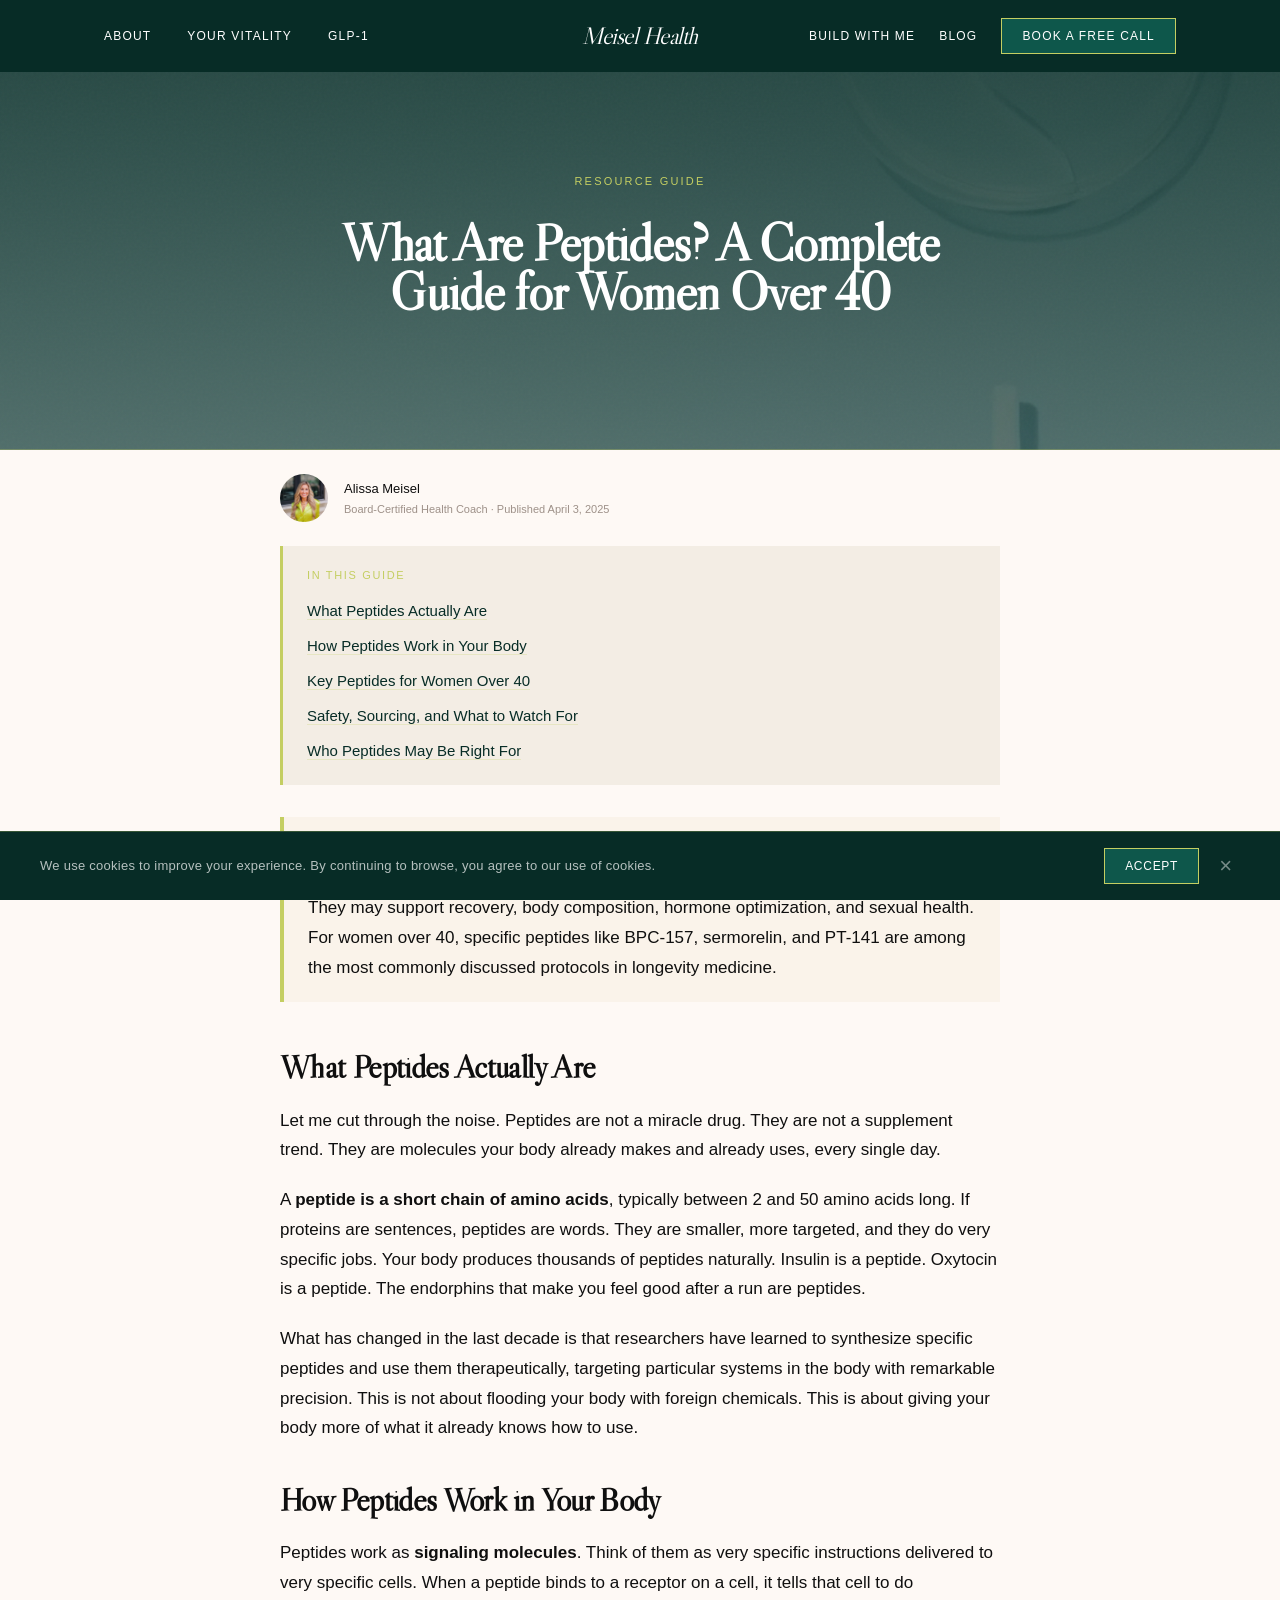
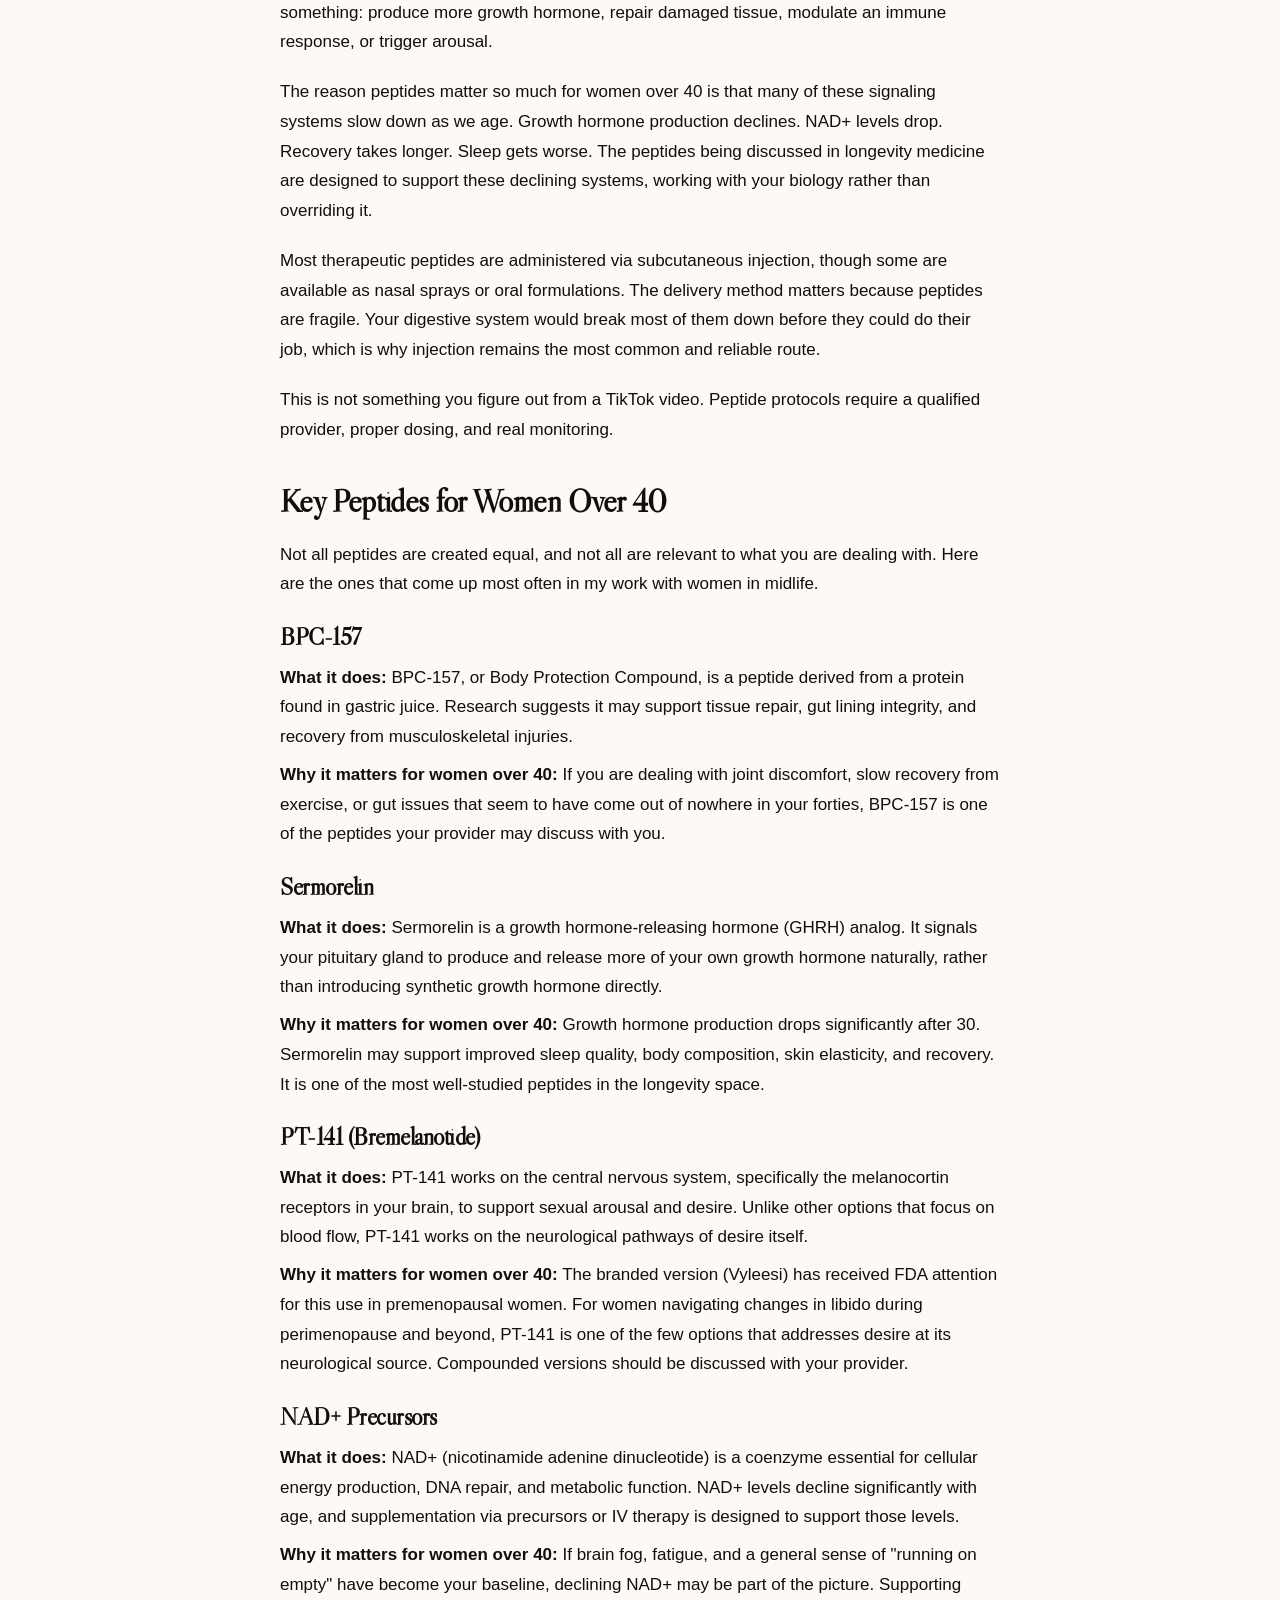
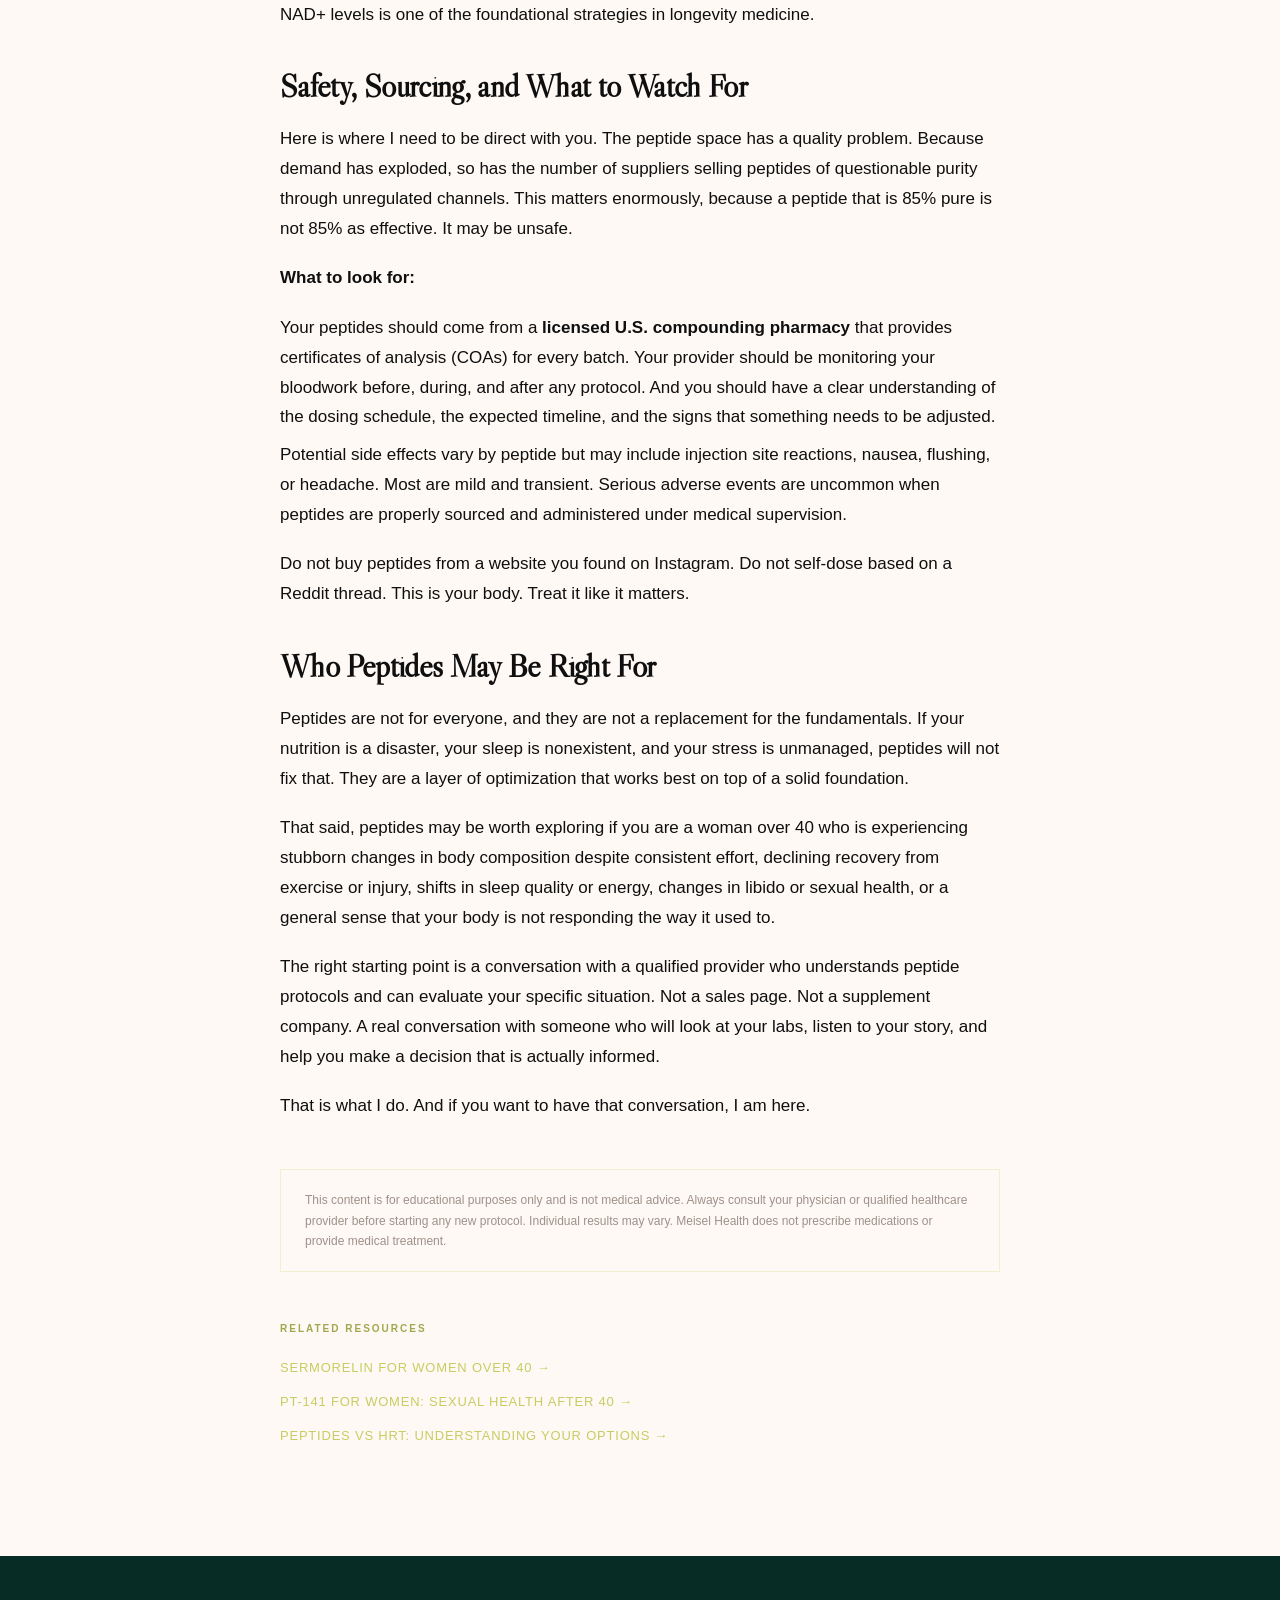
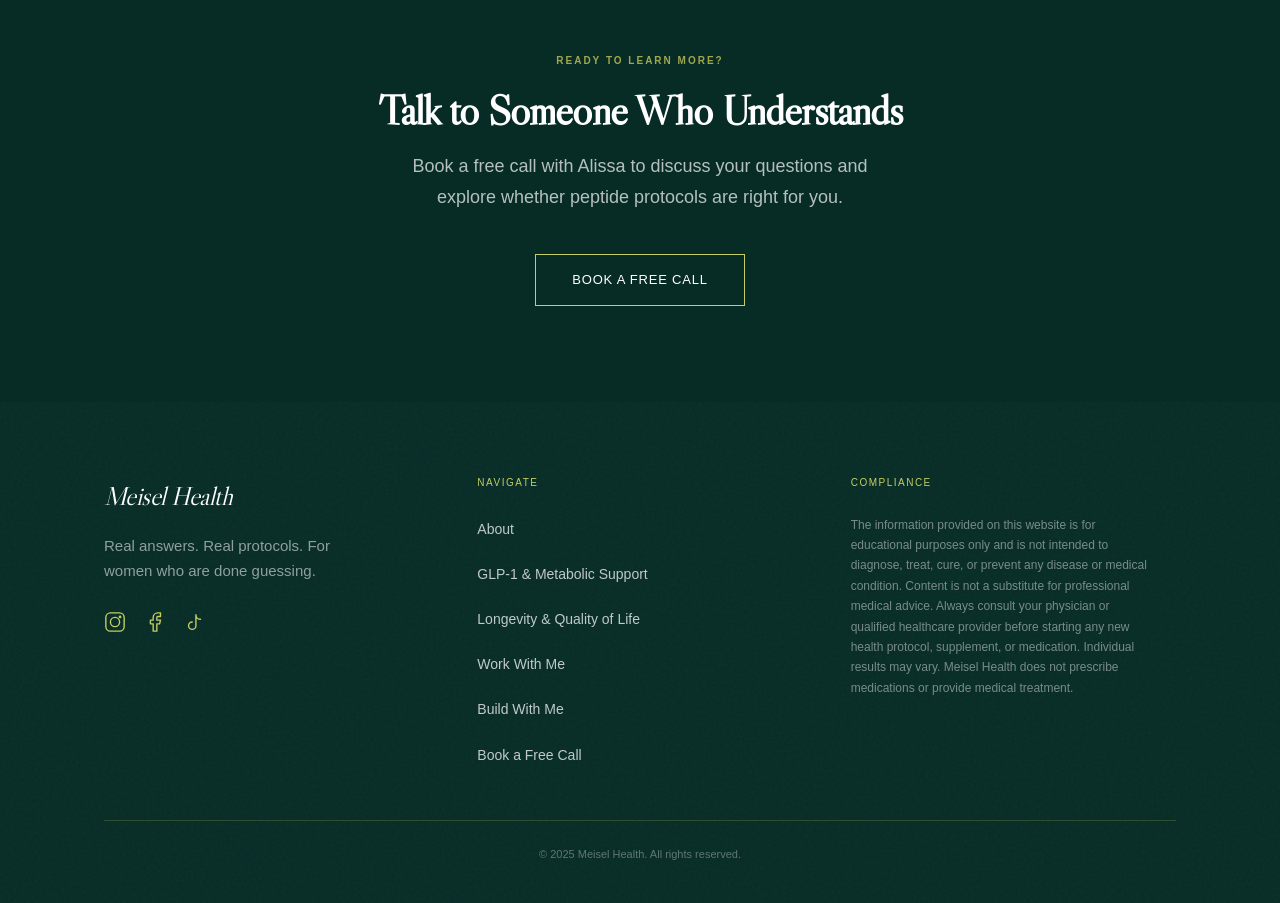
<file: resources/what-are-peptides.html>
<!DOCTYPE html>
<html lang="en">
<head>
  <meta charset="UTF-8">
  <meta name="viewport" content="width=device-width, initial-scale=1.0">
  <meta http-equiv="X-UA-Compatible" content="IE=edge">

  <!-- Primary Meta -->
  <title>What Are Peptides? A Complete Guide for Women Over 40 | Meisel Health</title>
  <meta name="description" content="Peptides are short chains of amino acids that may support everything from recovery to body composition to sexual health. Learn what peptides are, how they work, and which ones matter most for women over 40.">
  <meta name="author" content="Alissa Meisel">
  <meta name="robots" content="index, follow, max-image-preview:large, max-snippet:-1, max-video-preview:-1">
  <link rel="canonical" href="https://meiselhealth.com/resources/what-are-peptides">

  <!-- Open Graph -->
  <meta property="og:type" content="article">
  <meta property="og:site_name" content="Meisel Health">
  <meta property="og:title" content="What Are Peptides? A Complete Guide for Women Over 40">
  <meta property="og:description" content="Peptides are short chains of amino acids that may support everything from recovery to body composition to sexual health. A clear, no-jargon guide from a Board-Certified Health Coach.">
  <meta property="og:url" content="https://meiselhealth.com/resources/what-are-peptides">
  <meta property="og:image" content="https://meiselhealth.com/images/og/syringe-minimal.jpg">
  <meta property="og:image:width" content="1200">
  <meta property="og:image:height" content="630">
  <meta property="og:locale" content="en_US">

  <!-- Twitter Card -->
  <meta name="twitter:card" content="summary_large_image">
  <meta name="twitter:title" content="What Are Peptides? A Complete Guide for Women Over 40">
  <meta name="twitter:description" content="Peptides are short chains of amino acids that may support everything from recovery to body composition to sexual health.">
  <meta name="twitter:image" content="https://meiselhealth.com/images/og/syringe-minimal.jpg">

  <!-- Fonts -->
  <link rel="preconnect" href="https://fonts.googleapis.com">
  <link rel="dns-prefetch" href="https://api.fontshare.com">
  <link rel="preconnect" href="https://fonts.gstatic.com" crossorigin>
  <link href="https://fonts.googleapis.com/css2?family=Libre+Caslon+Display&display=swap" rel="stylesheet">
  <link href="https://api.fontshare.com/v2/css?f[]=general-sans@400,500,600&display=swap" rel="stylesheet">

  <!-- Styles -->
  <link rel="stylesheet" href="../css/tokens.css">
  <link rel="stylesheet" href="../css/styles.css">

  <!-- Favicon -->
  <link rel="icon" type="image/jpeg" href="../images/brand/logo-400.jpg">

  <!-- Mobile overrides for article layout -->
  <style>
    @media (max-width: 768px) {
      .hero__headline {
        font-size: clamp(2rem, 8vw, 3.5rem) !important;
        max-width: 100% !important;
      }
      article h2 {
        font-size: clamp(1.5rem, 6vw, 2rem) !important;
        line-height: 1.15 !important;
      }
      article h3 {
        font-size: clamp(1.2rem, 5vw, 1.5rem) !important;
      }
      article > div {
        max-width: 100% !important;
        padding: 0 !important;
      }
      article {
        padding-left: 24px !important;
        padding-right: 24px !important;
      }
    }
  </style>

  <!-- Schema: Article -->
  <script type="application/ld+json">
  {
    "@context": "https://schema.org",
    "@type": "Article",
    "headline": "What Are Peptides? A Complete Guide for Women Over 40",
    "description": "Peptides are short chains of amino acids that may support everything from recovery to body composition to sexual health. Learn what peptides are, how they work, and which ones matter most for women over 40.",
    "author": {
      "@type": "Person",
      "name": "Alissa Meisel",
      "jobTitle": "Board-Certified Health Coach",
      "url": "https://meiselhealth.com/about"
    },
    "publisher": {
      "@type": "Organization",
      "name": "Meisel Health",
      "url": "https://meiselhealth.com",
      "logo": "https://meiselhealth.com/images/brand/logo-400.jpg"
    },
    "datePublished": "2025-04-03",
    "dateModified": "2025-04-03",
    "image": "https://meiselhealth.com/images/og/syringe-minimal.jpg",
    "mainEntityOfPage": "https://meiselhealth.com/resources/what-are-peptides",
    "url": "https://meiselhealth.com/resources/what-are-peptides"
  }
  </script>

  <!-- Schema: BreadcrumbList -->
  <script type="application/ld+json">
  {
    "@context": "https://schema.org",
    "@type": "BreadcrumbList",
    "itemListElement": [
      {"@type":"ListItem","position":1,"name":"Home","item":"https://meiselhealth.com/"},
      {"@type":"ListItem","position":2,"name":"Resources","item":"https://meiselhealth.com/resources/"},
      {"@type":"ListItem","position":3,"name":"What Are Peptides?","item":"https://meiselhealth.com/resources/what-are-peptides"}
    ]
  }
  </script>

  <!-- Schema: FAQPage -->
  <script type="application/ld+json">
  {
    "@context": "https://schema.org",
    "@type": "FAQPage",
    "mainEntity": [
      {
        "@type": "Question",
        "name": "What are peptides and how do they work?",
        "acceptedAnswer": {"@type":"Answer","text":"Peptides are short chains of amino acids, typically between 2 and 50 amino acids long, that act as signaling molecules in your body. They communicate with your cells to trigger specific biological responses such as tissue repair, hormone release, or immune modulation. Unlike synthetic drugs, peptides work with your body's existing systems to support natural processes."}
      },
      {
        "@type": "Question",
        "name": "Are peptides safe for women over 40?",
        "acceptedAnswer": {"@type":"Answer","text":"Many peptides have been studied for safety and tolerability. However, peptides should always be used under the guidance of a qualified healthcare provider who can evaluate your individual health profile, current medications, and specific goals. Quality sourcing from a licensed compounding pharmacy is essential, as peptide purity directly affects both safety and effectiveness."}
      },
      {
        "@type": "Question",
        "name": "Which peptides are most relevant for women over 40?",
        "acceptedAnswer": {"@type":"Answer","text":"The peptides most commonly discussed for women over 40 include BPC-157 (which may support gut health and tissue repair), sermorelin (which may support natural growth hormone production for body composition and sleep), PT-141 (which has received FDA attention for sexual health), and NAD+ precursors (which may support cellular energy and cognitive function). The right protocol depends on your individual health goals."}
      }
    ]
  }
  </script>

  <!-- Schema: Speakable -->
  <script type="application/ld+json">
  {
    "@context": "https://schema.org",
    "@type": "WebPage",
    "name": "What Are Peptides? A Complete Guide for Women Over 40",
    "speakable": {"@type":"SpeakableSpecification","cssSelector":[".speakable-answer",".key-definition","h1"]},
    "url": "https://meiselhealth.com/resources/what-are-peptides"
  }
  </script>
</head>

<body>

  <!-- NAV -->
  <nav class="nav" id="nav" role="navigation" aria-label="Main navigation">
    <div class="nav__inner">
      <div class="nav__left">
        <a href="../about.html" class="nav__link">About</a>
        <a href="../longevity-quality-of-life.html" class="nav__link">Your Vitality</a>
        <a href="../glp-1-metabolic-support.html" class="nav__link">GLP-1</a>
      </div>
      <a href="../index.html" class="nav__logo">Meisel Health</a>
      <div class="nav__right">
        <a href="../build-with-me.html" class="nav__link">Build With Me</a>
        <a href="./" class="nav__link">Blog</a>
        <a href="../contact.html" class="nav__cta">Book a Free Call</a>
      </div>
      <button class="nav__hamburger" id="nav-hamburger" aria-label="Open menu" aria-expanded="false">
        <span></span><span></span><span></span>
      </button>
    </div>
    <div class="nav__overlay" id="nav-overlay" aria-hidden="true">
      <a href="../about.html" class="nav__overlay-link">About</a>
      <a href="../longevity-quality-of-life.html" class="nav__overlay-link">Your Vitality</a>
      <a href="../glp-1-metabolic-support.html" class="nav__overlay-link">GLP-1</a>
      <a href="../build-with-me.html" class="nav__overlay-link">Build With Me</a>
      <a href="./" class="nav__overlay-link">Blog</a>
      <a href="../contact.html" class="nav__overlay-link">Book a Free Call</a>
    </div>
  </nav>


  <!-- HERO -->
  <section class="hero grain-overlay" style="min-height:50vh;" aria-labelledby="hero-heading">
    <div class="hero__bg" style="background-image:url('../images/resources/syringe-minimal.webp');" role="img" aria-label="Minimal clinical syringe representing peptide therapy protocols"></div>
    <div class="hero__overlay"></div>
    <div class="hero__content">
      <p class="hero__label hero-reveal hero-reveal--label">Resource Guide</p>
      <h1 id="hero-heading" class="hero__headline hero-reveal hero-reveal--h1-line1" style="font-size:clamp(32px,5vw,52px);font-weight:700;max-width:720px;">What Are Peptides? A Complete Guide for Women Over 40</h1>
    </div>
    <div class="hero__rule"></div>
  </section>


  <!-- AUTHOR BYLINE -->
  <div style="background:var(--color-cream);padding:24px var(--section-pad-x);position:relative;z-index:1;">
    <div style="max-width:var(--container-prose);margin:0 auto;display:flex;align-items:center;gap:16px;">
      <picture><source srcset="../images/alissa/homepage.webp" type="image/webp"><img src="../images/alissa/homepage.jpg" alt="Alissa Meisel" width="48" height="48" style="border-radius:50%;object-fit:cover;width:48px;height:48px;" loading="lazy"></picture>
      <div>
        <p style="font-family:var(--font-label);font-size:13px;font-weight:500;color:var(--color-black);margin:0;">Alissa Meisel</p>
        <p style="font-family:var(--font-label);font-size:11px;color:var(--color-stone);margin:0;">Board-Certified Health Coach &middot; Published April 3, 2025</p>
      </div>
    </div>
  </div>


  <!-- TABLE OF CONTENTS -->
  <div style="background:var(--color-cream);padding:0 var(--section-pad-x) 32px;position:relative;z-index:1;">
    <div style="max-width:var(--container-prose);margin:0 auto;">
      <div style="border-left:3px solid var(--color-gold);padding:20px 24px;background:var(--color-cream-deep);">
        <p style="font-family:var(--font-label);font-size:11px;text-transform:uppercase;letter-spacing:0.15em;color:var(--color-gold);margin-bottom:12px;">In This Guide</p>
        <ul style="list-style:none;padding:0;margin:0;">
          <li style="margin-bottom:8px;"><a href="#what-are-peptides" style="font-family:var(--font-body);font-size:15px;color:var(--color-forest);text-decoration:none;border-bottom:1px solid var(--color-gold-divider);">What Peptides Actually Are</a></li>
          <li style="margin-bottom:8px;"><a href="#how-peptides-work" style="font-family:var(--font-body);font-size:15px;color:var(--color-forest);text-decoration:none;border-bottom:1px solid var(--color-gold-divider);">How Peptides Work in Your Body</a></li>
          <li style="margin-bottom:8px;"><a href="#peptides-for-women" style="font-family:var(--font-body);font-size:15px;color:var(--color-forest);text-decoration:none;border-bottom:1px solid var(--color-gold-divider);">Key Peptides for Women Over 40</a></li>
          <li style="margin-bottom:8px;"><a href="#safety" style="font-family:var(--font-body);font-size:15px;color:var(--color-forest);text-decoration:none;border-bottom:1px solid var(--color-gold-divider);">Safety, Sourcing, and What to Watch For</a></li>
          <li><a href="#who-are-they-for" style="font-family:var(--font-body);font-size:15px;color:var(--color-forest);text-decoration:none;border-bottom:1px solid var(--color-gold-divider);">Who Peptides May Be Right For</a></li>
        </ul>
      </div>
    </div>
  </div>


  <!-- ARTICLE BODY -->
  <article style="background:var(--color-cream);padding:0 var(--section-pad-x) var(--section-pad-y);position:relative;z-index:1;">
    <div style="max-width:var(--container-prose);margin:0 auto;">

      <!-- TL;DR -->
      <div class="key-definition speakable-answer" style="border-left:4px solid var(--color-gold);padding:20px 24px;background:rgba(184,153,62,0.06);margin-bottom:48px;">
        <p style="font-family:var(--font-label);font-size:11px;text-transform:uppercase;letter-spacing:0.15em;color:var(--color-gold);margin-bottom:8px;">TL;DR</p>
        <p style="font-family:var(--font-body);font-size:17px;line-height:1.75;color:var(--color-black);margin:0;">Peptides are short chains of amino acids that act as signaling molecules in your body. They may support recovery, body composition, hormone optimization, and sexual health. For women over 40, specific peptides like BPC-157, sermorelin, and PT-141 are among the most commonly discussed protocols in longevity medicine.</p>
      </div>


      <!-- Section 1 -->
      <h2 id="what-are-peptides" style="font-family:var(--font-display);font-weight:600;font-size:32px;color:var(--color-black);margin-bottom:20px;line-height:1.1;">What Peptides Actually Are</h2>

      <p style="font-family:var(--font-body);font-size:17px;line-height:1.75;color:var(--color-black);margin-bottom:20px;">Let me cut through the noise. Peptides are not a miracle drug. They are not a supplement trend. They are molecules your body already makes and already uses, every single day.</p>

      <p style="font-family:var(--font-body);font-size:17px;line-height:1.75;color:var(--color-black);margin-bottom:20px;">A <strong>peptide is a short chain of amino acids</strong>, typically between 2 and 50 amino acids long. If proteins are sentences, peptides are words. They are smaller, more targeted, and they do very specific jobs. Your body produces thousands of peptides naturally. Insulin is a peptide. Oxytocin is a peptide. The endorphins that make you feel good after a run are peptides.</p>

      <p style="font-family:var(--font-body);font-size:17px;line-height:1.75;color:var(--color-black);margin-bottom:40px;">What has changed in the last decade is that researchers have learned to synthesize specific peptides and use them therapeutically, targeting particular systems in the body with remarkable precision. This is not about flooding your body with foreign chemicals. This is about giving your body more of what it already knows how to use.</p>


      <!-- Section 2 -->
      <h2 id="how-peptides-work" style="font-family:var(--font-display);font-weight:600;font-size:32px;color:var(--color-black);margin-bottom:20px;line-height:1.1;">How Peptides Work in Your Body</h2>

      <p style="font-family:var(--font-body);font-size:17px;line-height:1.75;color:var(--color-black);margin-bottom:20px;">Peptides work as <strong>signaling molecules</strong>. Think of them as very specific instructions delivered to very specific cells. When a peptide binds to a receptor on a cell, it tells that cell to do something: produce more growth hormone, repair damaged tissue, modulate an immune response, or trigger arousal.</p>

      <p style="font-family:var(--font-body);font-size:17px;line-height:1.75;color:var(--color-black);margin-bottom:20px;">The reason peptides matter so much for women over 40 is that many of these signaling systems slow down as we age. Growth hormone production declines. NAD+ levels drop. Recovery takes longer. Sleep gets worse. The peptides being discussed in longevity medicine are designed to support these declining systems, working with your biology rather than overriding it.</p>

      <p style="font-family:var(--font-body);font-size:17px;line-height:1.75;color:var(--color-black);margin-bottom:20px;">Most therapeutic peptides are administered via subcutaneous injection, though some are available as nasal sprays or oral formulations. The delivery method matters because peptides are fragile. Your digestive system would break most of them down before they could do their job, which is why injection remains the most common and reliable route.</p>

      <p style="font-family:var(--font-body);font-size:17px;line-height:1.75;color:var(--color-black);margin-bottom:40px;">This is not something you figure out from a TikTok video. Peptide protocols require a qualified provider, proper dosing, and real monitoring.</p>


      <!-- Section 3 -->
      <h2 id="peptides-for-women" style="font-family:var(--font-display);font-weight:600;font-size:32px;color:var(--color-black);margin-bottom:20px;line-height:1.1;">Key Peptides for Women Over 40</h2>

      <p style="font-family:var(--font-body);font-size:17px;line-height:1.75;color:var(--color-black);margin-bottom:24px;">Not all peptides are created equal, and not all are relevant to what you are dealing with. Here are the ones that come up most often in my work with women in midlife.</p>

      <h3 style="font-family:var(--font-display);font-weight:600;font-size:24px;color:var(--color-black);margin-bottom:12px;">BPC-157</h3>
      <p style="font-family:var(--font-body);font-size:17px;line-height:1.75;color:var(--color-black);margin-bottom:8px;"><strong>What it does:</strong> BPC-157, or Body Protection Compound, is a peptide derived from a protein found in gastric juice. Research suggests it may support tissue repair, gut lining integrity, and recovery from musculoskeletal injuries.</p>
      <p style="font-family:var(--font-body);font-size:17px;line-height:1.75;color:var(--color-black);margin-bottom:24px;"><strong>Why it matters for women over 40:</strong> If you are dealing with joint discomfort, slow recovery from exercise, or gut issues that seem to have come out of nowhere in your forties, BPC-157 is one of the peptides your provider may discuss with you.</p>

      <h3 style="font-family:var(--font-display);font-weight:600;font-size:24px;color:var(--color-black);margin-bottom:12px;">Sermorelin</h3>
      <p style="font-family:var(--font-body);font-size:17px;line-height:1.75;color:var(--color-black);margin-bottom:8px;"><strong>What it does:</strong> Sermorelin is a growth hormone-releasing hormone (GHRH) analog. It signals your pituitary gland to produce and release more of your own growth hormone naturally, rather than introducing synthetic growth hormone directly.</p>
      <p style="font-family:var(--font-body);font-size:17px;line-height:1.75;color:var(--color-black);margin-bottom:24px;"><strong>Why it matters for women over 40:</strong> Growth hormone production drops significantly after 30. Sermorelin may support improved sleep quality, body composition, skin elasticity, and recovery. It is one of the most well-studied peptides in the longevity space.</p>

      <h3 style="font-family:var(--font-display);font-weight:600;font-size:24px;color:var(--color-black);margin-bottom:12px;">PT-141 (Bremelanotide)</h3>
      <p style="font-family:var(--font-body);font-size:17px;line-height:1.75;color:var(--color-black);margin-bottom:8px;"><strong>What it does:</strong> PT-141 works on the central nervous system, specifically the melanocortin receptors in your brain, to support sexual arousal and desire. Unlike other options that focus on blood flow, PT-141 works on the neurological pathways of desire itself.</p>
      <p style="font-family:var(--font-body);font-size:17px;line-height:1.75;color:var(--color-black);margin-bottom:24px;"><strong>Why it matters for women over 40:</strong> The branded version (Vyleesi) has received FDA attention for this use in premenopausal women. For women navigating changes in libido during perimenopause and beyond, PT-141 is one of the few options that addresses desire at its neurological source. Compounded versions should be discussed with your provider.</p>

      <h3 style="font-family:var(--font-display);font-weight:600;font-size:24px;color:var(--color-black);margin-bottom:12px;">NAD+ Precursors</h3>
      <p style="font-family:var(--font-body);font-size:17px;line-height:1.75;color:var(--color-black);margin-bottom:8px;"><strong>What it does:</strong> NAD+ (nicotinamide adenine dinucleotide) is a coenzyme essential for cellular energy production, DNA repair, and metabolic function. NAD+ levels decline significantly with age, and supplementation via precursors or IV therapy is designed to support those levels.</p>
      <p style="font-family:var(--font-body);font-size:17px;line-height:1.75;color:var(--color-black);margin-bottom:40px;"><strong>Why it matters for women over 40:</strong> If brain fog, fatigue, and a general sense of "running on empty" have become your baseline, declining NAD+ may be part of the picture. Supporting NAD+ levels is one of the foundational strategies in longevity medicine.</p>


      <!-- Section 4 -->
      <h2 id="safety" style="font-family:var(--font-display);font-weight:600;font-size:32px;color:var(--color-black);margin-bottom:20px;line-height:1.1;">Safety, Sourcing, and What to Watch For</h2>

      <p style="font-family:var(--font-body);font-size:17px;line-height:1.75;color:var(--color-black);margin-bottom:20px;">Here is where I need to be direct with you. The peptide space has a quality problem. Because demand has exploded, so has the number of suppliers selling peptides of questionable purity through unregulated channels. This matters enormously, because a peptide that is 85% pure is not 85% as effective. It may be unsafe.</p>

      <p style="font-family:var(--font-body);font-size:17px;line-height:1.75;color:var(--color-black);margin-bottom:20px;"><strong>What to look for:</strong></p>
      <p style="font-family:var(--font-body);font-size:17px;line-height:1.75;color:var(--color-black);margin-bottom:8px;">Your peptides should come from a <strong>licensed U.S. compounding pharmacy</strong> that provides certificates of analysis (COAs) for every batch. Your provider should be monitoring your bloodwork before, during, and after any protocol. And you should have a clear understanding of the dosing schedule, the expected timeline, and the signs that something needs to be adjusted.</p>

      <p style="font-family:var(--font-body);font-size:17px;line-height:1.75;color:var(--color-black);margin-bottom:20px;">Potential side effects vary by peptide but may include injection site reactions, nausea, flushing, or headache. Most are mild and transient. Serious adverse events are uncommon when peptides are properly sourced and administered under medical supervision.</p>

      <p style="font-family:var(--font-body);font-size:17px;line-height:1.75;color:var(--color-black);margin-bottom:40px;">Do not buy peptides from a website you found on Instagram. Do not self-dose based on a Reddit thread. This is your body. Treat it like it matters.</p>


      <!-- Section 5 -->
      <h2 id="who-are-they-for" style="font-family:var(--font-display);font-weight:600;font-size:32px;color:var(--color-black);margin-bottom:20px;line-height:1.1;">Who Peptides May Be Right For</h2>

      <p style="font-family:var(--font-body);font-size:17px;line-height:1.75;color:var(--color-black);margin-bottom:20px;">Peptides are not for everyone, and they are not a replacement for the fundamentals. If your nutrition is a disaster, your sleep is nonexistent, and your stress is unmanaged, peptides will not fix that. They are a layer of optimization that works best on top of a solid foundation.</p>

      <p style="font-family:var(--font-body);font-size:17px;line-height:1.75;color:var(--color-black);margin-bottom:20px;">That said, peptides may be worth exploring if you are a woman over 40 who is experiencing stubborn changes in body composition despite consistent effort, declining recovery from exercise or injury, shifts in sleep quality or energy, changes in libido or sexual health, or a general sense that your body is not responding the way it used to.</p>

      <p style="font-family:var(--font-body);font-size:17px;line-height:1.75;color:var(--color-black);margin-bottom:20px;">The right starting point is a conversation with a qualified provider who understands peptide protocols and can evaluate your specific situation. Not a sales page. Not a supplement company. A real conversation with someone who will look at your labs, listen to your story, and help you make a decision that is actually informed.</p>

      <p style="font-family:var(--font-body);font-size:17px;line-height:1.75;color:var(--color-black);margin-bottom:48px;">That is what I do. And if you want to have that conversation, I am here.</p>


      <!-- Provider Disclaimer -->
      <div class="compliance" style="margin-top:48px;padding:20px 24px;border:1px solid var(--color-gold-divider);">
        <p style="font-family:var(--font-label);font-size:12px;line-height:1.7;color:var(--color-stone);margin:0;">This content is for educational purposes only and is not medical advice. Always consult your physician or qualified healthcare provider before starting any new protocol. Individual results may vary. Meisel Health does not prescribe medications or provide medical treatment.</p>
      </div>


      <!-- Related Resources -->
      <div style="margin-top:48px;">
        <p class="label" style="margin-bottom:20px;">Related Resources</p>
        <a href="sermorelin-for-women.html" class="btn-arrow" style="display:block;margin-bottom:12px;">Sermorelin for Women Over 40 <span class="arrow">&rarr;</span></a>
        <a href="pt-141-for-women.html" class="btn-arrow" style="display:block;margin-bottom:12px;">PT-141 for Women: Sexual Health After 40 <span class="arrow">&rarr;</span></a>
        <a href="peptides-vs-hrt.html" class="btn-arrow" style="display:block;margin-bottom:12px;">Peptides vs HRT: Understanding Your Options <span class="arrow">&rarr;</span></a>
      </div>

    </div>
  </article>


  <!-- CTA SECTION -->
  <section style="background:var(--color-forest);padding:var(--section-pad-y) var(--section-pad-x);text-align:center;position:relative;z-index:1;">
    <p class="label reveal" style="margin-bottom:20px;">Ready to Learn More?</p>
    <h2 style="font-family:var(--font-display);font-weight:700;font-size:clamp(28px,4vw,42px);color:white;margin-bottom:20px;" class="reveal">Talk to Someone Who Understands</h2>
    <p style="font-family:var(--font-body);font-size:18px;color:rgba(255,255,255,0.7);max-width:500px;margin:0 auto 40px;line-height:1.75;" class="reveal">Book a free call with Alissa to discuss your questions and explore whether peptide protocols are right for you.</p>
    <a href="../contact.html" class="btn-primary btn-primary--bordered reveal">Book a Free Call</a>
  </section>


  <!-- FOOTER -->
  <footer class="footer grain-overlay" id="book" role="contentinfo">
    <div class="footer__inner">
      <div class="footer__brand">
        <p class="footer__brand-name">Meisel Health</p>
        <p class="footer__tagline">Real answers. Real protocols. For women who are done guessing.</p>
        <!-- TODO: Alissa to provide social media URLs for Instagram, Facebook, TikTok -->
        <div class="footer__social" aria-label="Social media links">
          <a href="#" class="footer__social-icon" aria-label="Follow Meisel Health on Instagram">
            <svg viewBox="0 0 24 24" fill="none" stroke="currentColor" stroke-width="1.5" stroke-linecap="round" stroke-linejoin="round"><rect x="2" y="2" width="20" height="20" rx="5"/><circle cx="12" cy="12" r="5"/><circle cx="17.5" cy="6.5" r="1.5" fill="currentColor" stroke="none"/></svg>
          </a>
          <a href="#" class="footer__social-icon" aria-label="Follow Meisel Health on Facebook">
            <svg viewBox="0 0 24 24" fill="none" stroke="currentColor" stroke-width="1.5" stroke-linecap="round" stroke-linejoin="round"><path d="M18 2h-3a5 5 0 0 0-5 5v3H7v4h3v8h4v-8h3l1-4h-4V7a1 1 0 0 1 1-1h3z"/></svg>
          </a>
          <a href="#" class="footer__social-icon" aria-label="Follow Meisel Health on TikTok">
            <svg viewBox="0 0 24 24" fill="none" stroke="currentColor" stroke-width="1.5" stroke-linecap="round" stroke-linejoin="round"><path d="M9 12a4 4 0 1 0 4 4V4a5 5 0 0 0 5 5"/></svg>
          </a>
        </div>
      </div>
      <div class="footer__nav">
        <p class="footer__nav-heading">Navigate</p>
        <ul class="footer__nav-list">
          <li><a href="../about.html" class="footer__nav-link">About</a></li>
          <li><a href="../glp-1-metabolic-support.html" class="footer__nav-link">GLP-1 &amp; Metabolic Support</a></li>
          <li><a href="../longevity-quality-of-life.html" class="footer__nav-link">Longevity &amp; Quality of Life</a></li>
          <li><a href="../work-with-me.html" class="footer__nav-link">Work With Me</a></li>
          <li><a href="../build-with-me.html" class="footer__nav-link">Build With Me</a></li>
          <li><a href="../contact.html" class="footer__nav-link">Book a Free Call</a></li>
        </ul>
      </div>
      <div class="footer__compliance">
        <p class="footer__compliance-heading">Compliance</p>
        <p class="footer__compliance-text">The information provided on this website is for educational purposes only and is not intended to diagnose, treat, cure, or prevent any disease or medical condition. Content is not a substitute for professional medical advice. Always consult your physician or qualified healthcare provider before starting any new health protocol, supplement, or medication. Individual results may vary. Meisel Health does not prescribe medications or provide medical treatment.</p>
      </div>
    </div>
    <div class="footer__bottom">
      <div class="footer__bottom-rule"></div>
      <p class="footer__copyright">&copy; 2025 Meisel Health. All rights reserved.</p>
    </div>
  </footer>

  <script src="../js/main.js" defer></script>
</body>
</html>
</file>
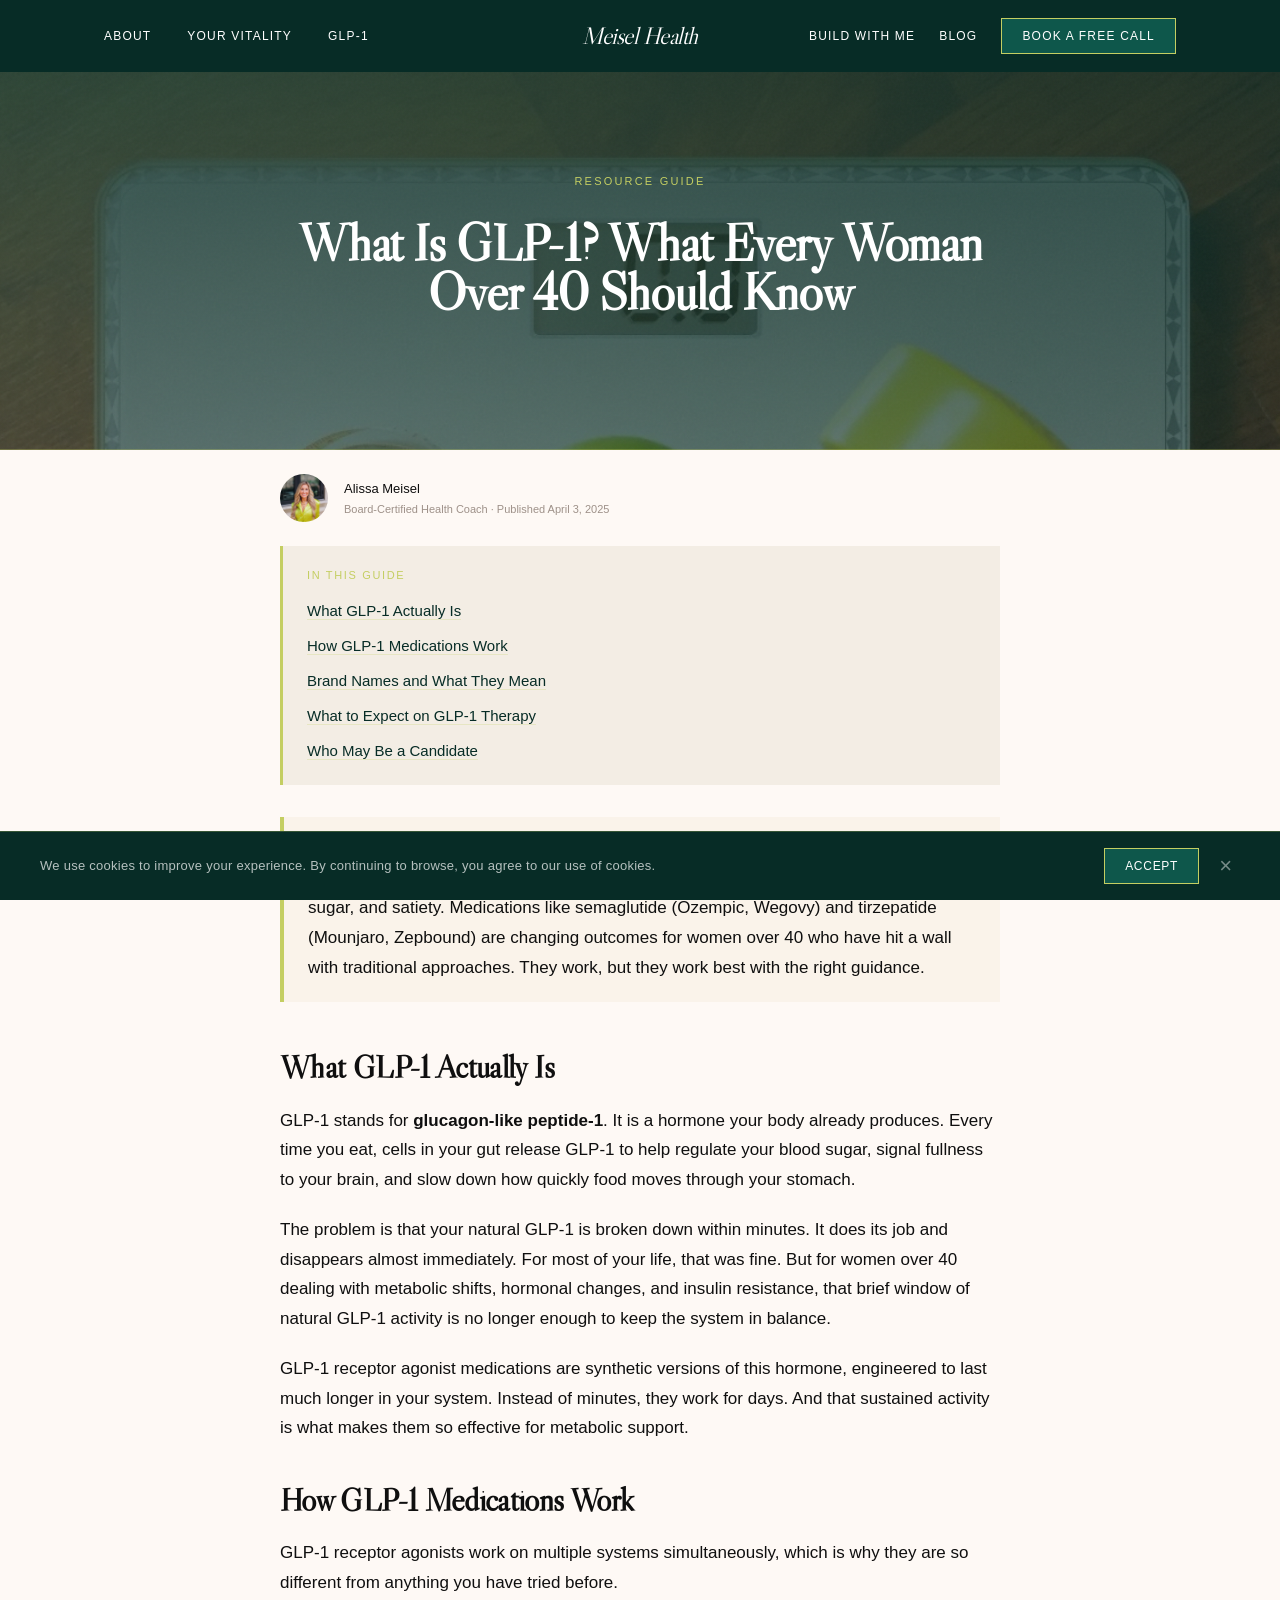
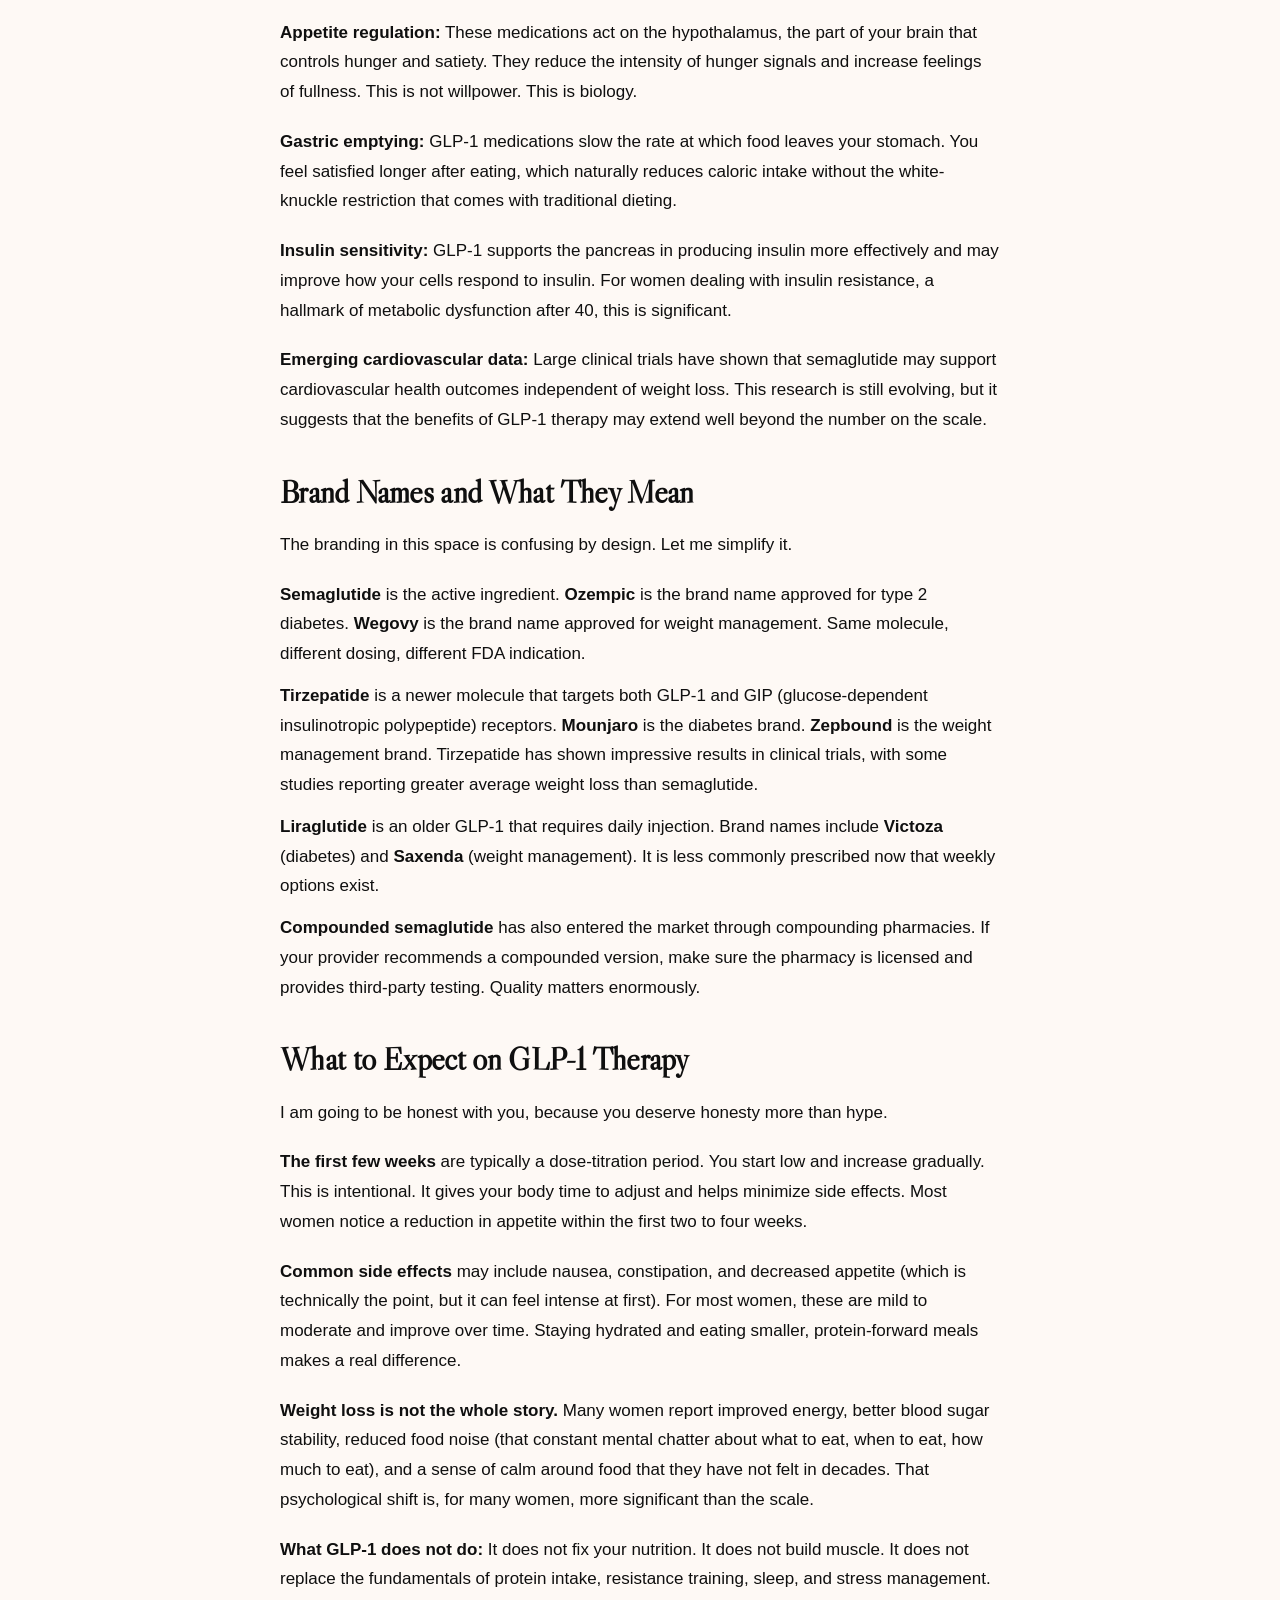
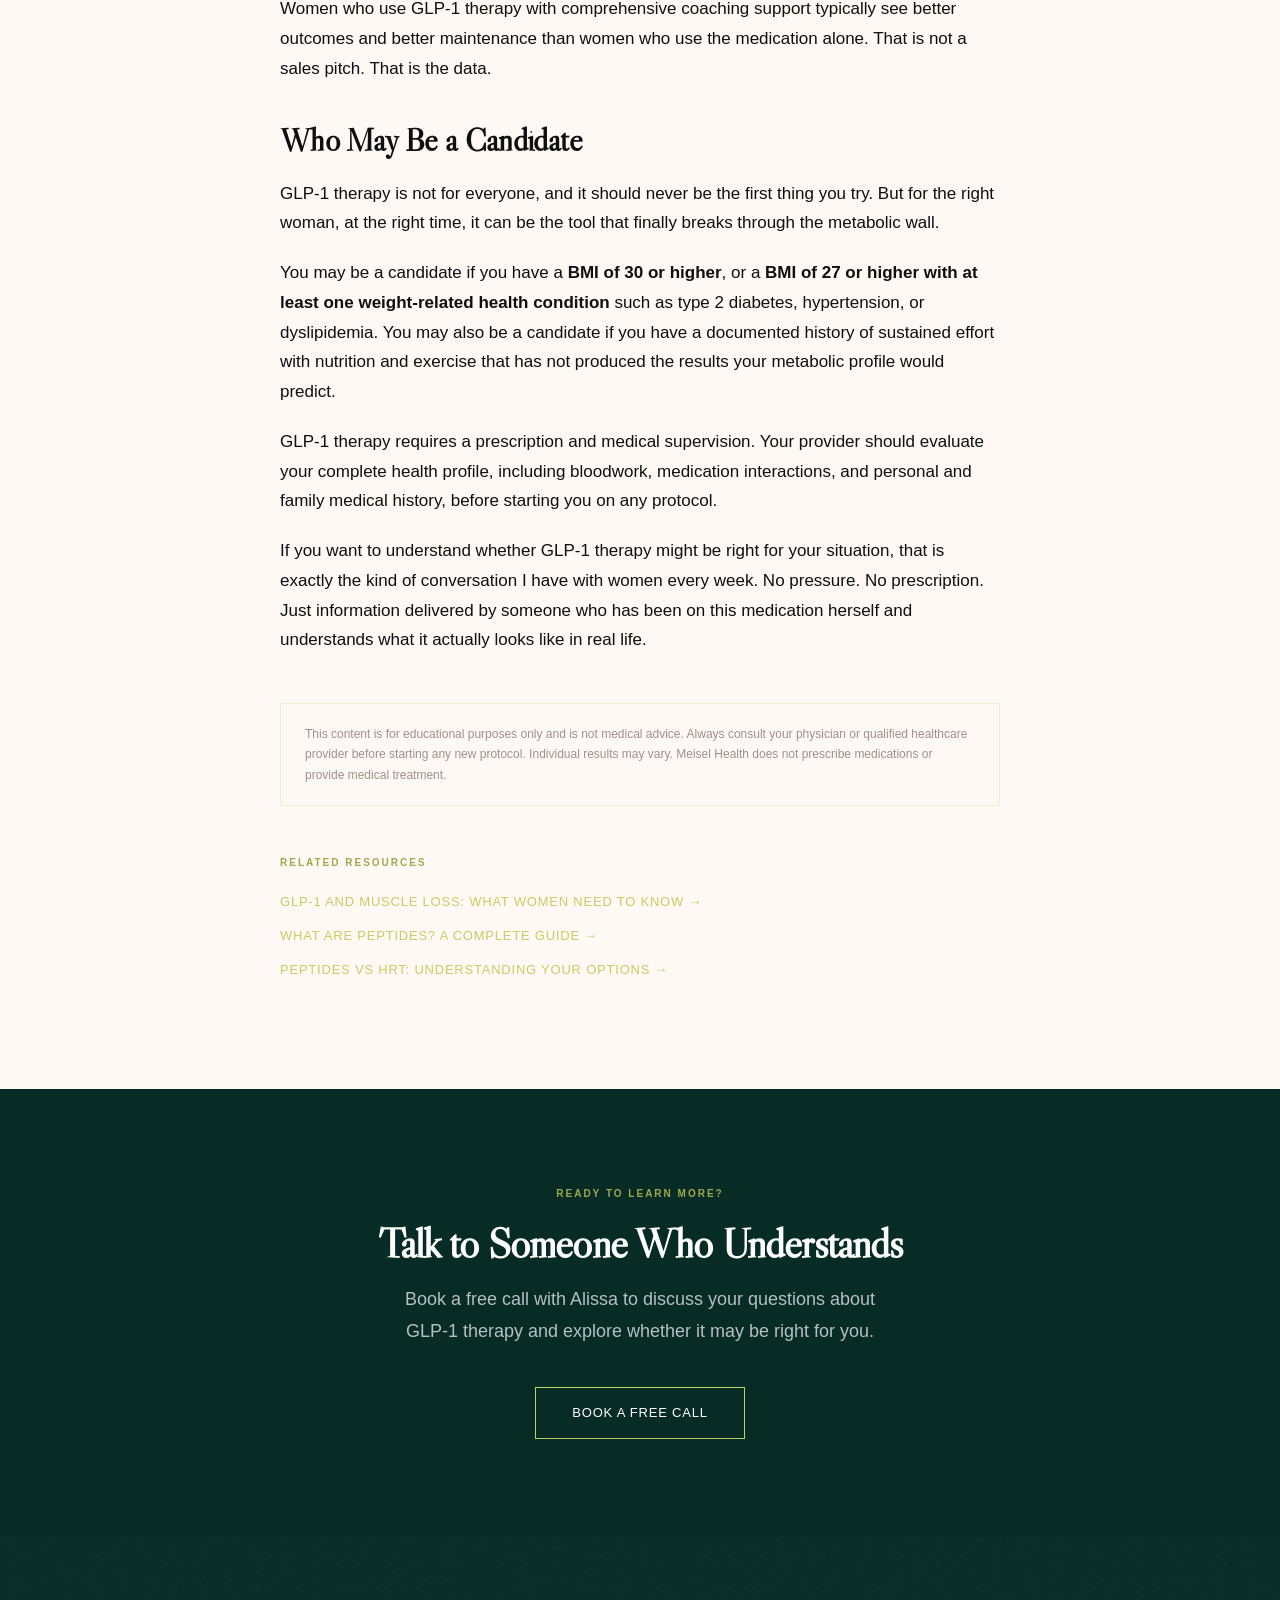
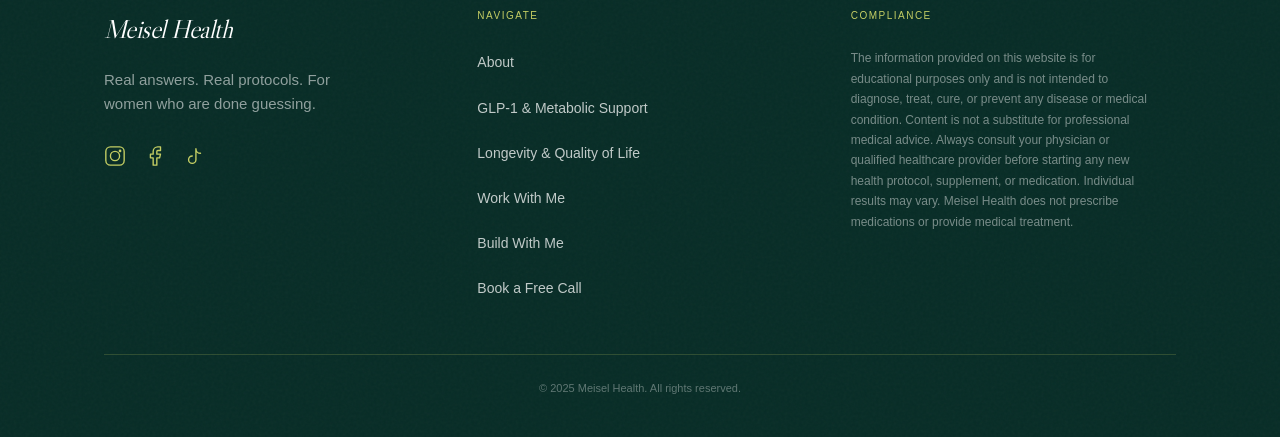
<file: resources/what-is-glp1.html>
<!DOCTYPE html>
<html lang="en">
<head>
  <meta charset="UTF-8">
  <meta name="viewport" content="width=device-width, initial-scale=1.0">
  <meta http-equiv="X-UA-Compatible" content="IE=edge">

  <!-- Primary Meta -->
  <title>What Is GLP-1? What Every Woman Over 40 Should Know | Meisel Health</title>
  <meta name="description" content="GLP-1 receptor agonists are changing outcomes for women over 40 struggling with weight. Learn what GLP-1 is, how it works, brand names like semaglutide and tirzepatide, what to expect, and who may be a candidate.">
  <meta name="author" content="Alissa Meisel">
  <meta name="robots" content="index, follow, max-image-preview:large, max-snippet:-1, max-video-preview:-1">
  <link rel="canonical" href="https://meiselhealth.com/resources/what-is-glp1">

  <!-- Open Graph -->
  <meta property="og:type" content="article">
  <meta property="og:site_name" content="Meisel Health">
  <meta property="og:title" content="What Is GLP-1? What Every Woman Over 40 Should Know">
  <meta property="og:description" content="GLP-1 receptor agonists are changing outcomes for women over 40 struggling with weight. A clear, no-jargon guide from a Board-Certified Health Coach who used GLP-1 therapy herself.">
  <meta property="og:url" content="https://meiselhealth.com/resources/what-is-glp1">
  <meta property="og:image" content="https://meiselhealth.com/images/og/scale-flatlay.jpg">
  <meta property="og:image:width" content="1200">
  <meta property="og:image:height" content="630">
  <meta property="og:locale" content="en_US">

  <!-- Twitter Card -->
  <meta name="twitter:card" content="summary_large_image">
  <meta name="twitter:title" content="What Is GLP-1? What Every Woman Over 40 Should Know">
  <meta name="twitter:description" content="GLP-1 receptor agonists are changing outcomes for women over 40 struggling with weight.">
  <meta name="twitter:image" content="https://meiselhealth.com/images/og/scale-flatlay.jpg">

  <!-- Fonts -->
  <link rel="preconnect" href="https://fonts.googleapis.com">
  <link rel="dns-prefetch" href="https://api.fontshare.com">
  <link rel="preconnect" href="https://fonts.gstatic.com" crossorigin>
  <link href="https://fonts.googleapis.com/css2?family=Libre+Caslon+Display&display=swap" rel="stylesheet">
  <link href="https://api.fontshare.com/v2/css?f[]=general-sans@400,500,600&display=swap" rel="stylesheet">

  <!-- Styles -->
  <link rel="stylesheet" href="../css/tokens.css">
  <link rel="stylesheet" href="../css/styles.css">

  <!-- Favicon -->
  <link rel="icon" type="image/jpeg" href="../images/brand/logo-400.jpg">

  <!-- Mobile overrides for article layout -->
  <style>
    @media (max-width: 768px) {
      .hero__headline {
        font-size: clamp(2rem, 8vw, 3.5rem) !important;
        max-width: 100% !important;
      }
      article h2 {
        font-size: clamp(1.5rem, 6vw, 2rem) !important;
        line-height: 1.15 !important;
      }
      article h3 {
        font-size: clamp(1.2rem, 5vw, 1.5rem) !important;
      }
      article > div {
        max-width: 100% !important;
        padding: 0 !important;
      }
      article {
        padding-left: 24px !important;
        padding-right: 24px !important;
      }
    }
  </style>

  <!-- Schema: Article -->
  <script type="application/ld+json">
  {
    "@context": "https://schema.org",
    "@type": "Article",
    "headline": "What Is GLP-1? What Every Woman Over 40 Should Know",
    "description": "GLP-1 receptor agonists are changing outcomes for women over 40 struggling with weight. Learn what GLP-1 is, how it works, and who may be a candidate.",
    "author": {
      "@type": "Person",
      "name": "Alissa Meisel",
      "jobTitle": "Board-Certified Health Coach",
      "url": "https://meiselhealth.com/about"
    },
    "publisher": {
      "@type": "Organization",
      "name": "Meisel Health",
      "url": "https://meiselhealth.com",
      "logo": "https://meiselhealth.com/images/brand/logo-400.jpg"
    },
    "datePublished": "2025-04-03",
    "dateModified": "2025-04-03",
    "image": "https://meiselhealth.com/images/og/scale-flatlay.jpg",
    "mainEntityOfPage": "https://meiselhealth.com/resources/what-is-glp1",
    "url": "https://meiselhealth.com/resources/what-is-glp1"
  }
  </script>

  <!-- Schema: BreadcrumbList -->
  <script type="application/ld+json">
  {
    "@context": "https://schema.org",
    "@type": "BreadcrumbList",
    "itemListElement": [
      {"@type":"ListItem","position":1,"name":"Home","item":"https://meiselhealth.com/"},
      {"@type":"ListItem","position":2,"name":"Resources","item":"https://meiselhealth.com/resources/"},
      {"@type":"ListItem","position":3,"name":"What Is GLP-1?","item":"https://meiselhealth.com/resources/what-is-glp1"}
    ]
  }
  </script>

  <!-- Schema: FAQPage -->
  <script type="application/ld+json">
  {
    "@context": "https://schema.org",
    "@type": "FAQPage",
    "mainEntity": [
      {
        "@type": "Question",
        "name": "What is GLP-1 and how does it work for weight loss?",
        "acceptedAnswer": {"@type":"Answer","text":"GLP-1 stands for glucagon-like peptide-1, a hormone your body naturally produces in the gut after eating. GLP-1 receptor agonist medications mimic this hormone, working on multiple systems simultaneously: they slow gastric emptying so you feel full longer, reduce appetite signals in the brain, and may improve insulin sensitivity. For women over 40 dealing with metabolic resistance, these medications address the biological mechanisms that make weight loss increasingly difficult with age."}
      },
      {
        "@type": "Question",
        "name": "What are the most common GLP-1 medications?",
        "acceptedAnswer": {"@type":"Answer","text":"The most commonly prescribed GLP-1 receptor agonists include semaglutide (brand names Ozempic and Wegovy), tirzepatide (brand names Mounjaro and Zepbound), and liraglutide (brand names Victoza and Saxenda). Semaglutide and tirzepatide are typically administered as once-weekly injections. Tirzepatide is a dual GIP/GLP-1 receptor agonist, meaning it targets two hormonal pathways. Your provider will determine which medication may be most appropriate for your specific metabolic profile."}
      },
      {
        "@type": "Question",
        "name": "Who is a good candidate for GLP-1 therapy?",
        "acceptedAnswer": {"@type":"Answer","text":"GLP-1 therapy may be appropriate for women over 40 who have a BMI of 30 or higher, or a BMI of 27 or higher with at least one weight-related health condition such as type 2 diabetes, high blood pressure, or high cholesterol. Good candidates are typically women who have made sustained efforts with nutrition and exercise but continue to experience metabolic resistance. A qualified healthcare provider will evaluate your complete health profile, including labs, medications, and health history, before determining candidacy."}
      }
    ]
  }
  </script>

  <!-- Schema: Speakable -->
  <script type="application/ld+json">
  {
    "@context": "https://schema.org",
    "@type": "WebPage",
    "name": "What Is GLP-1? What Every Woman Over 40 Should Know",
    "speakable": {"@type":"SpeakableSpecification","cssSelector":[".speakable-answer",".key-definition","h1"]},
    "url": "https://meiselhealth.com/resources/what-is-glp1"
  }
  </script>
</head>

<body>

  <!-- NAV -->
  <nav class="nav" id="nav" role="navigation" aria-label="Main navigation">
    <div class="nav__inner">
      <div class="nav__left">
        <a href="../about.html" class="nav__link">About</a>
        <a href="../longevity-quality-of-life.html" class="nav__link">Your Vitality</a>
        <a href="../glp-1-metabolic-support.html" class="nav__link">GLP-1</a>
      </div>
      <a href="../index.html" class="nav__logo">Meisel Health</a>
      <div class="nav__right">
        <a href="../build-with-me.html" class="nav__link">Build With Me</a>
        <a href="./" class="nav__link">Blog</a>
        <a href="../contact.html" class="nav__cta">Book a Free Call</a>
      </div>
      <button class="nav__hamburger" id="nav-hamburger" aria-label="Open menu" aria-expanded="false">
        <span></span><span></span><span></span>
      </button>
    </div>
    <div class="nav__overlay" id="nav-overlay" aria-hidden="true">
      <a href="../about.html" class="nav__overlay-link">About</a>
      <a href="../longevity-quality-of-life.html" class="nav__overlay-link">Your Vitality</a>
      <a href="../glp-1-metabolic-support.html" class="nav__overlay-link">GLP-1</a>
      <a href="../build-with-me.html" class="nav__overlay-link">Build With Me</a>
      <a href="./" class="nav__overlay-link">Blog</a>
      <a href="../contact.html" class="nav__overlay-link">Book a Free Call</a>
    </div>
  </nav>


  <!-- HERO -->
  <section class="hero grain-overlay" style="min-height:50vh;" aria-labelledby="hero-heading">
    <div class="hero__bg" style="background-image:url('../images/resources/scale-flatlay.webp');" role="img" aria-label="Scale with health and fitness items representing GLP-1 metabolic support"></div>
    <div class="hero__overlay"></div>
    <div class="hero__content">
      <p class="hero__label hero-reveal hero-reveal--label">Resource Guide</p>
      <h1 id="hero-heading" class="hero__headline hero-reveal hero-reveal--h1-line1" style="font-size:clamp(32px,5vw,52px);font-weight:700;max-width:720px;">What Is GLP-1? What Every Woman Over 40 Should Know</h1>
    </div>
    <div class="hero__rule"></div>
  </section>


  <!-- AUTHOR BYLINE -->
  <div style="background:var(--color-cream);padding:24px var(--section-pad-x);position:relative;z-index:1;">
    <div style="max-width:var(--container-prose);margin:0 auto;display:flex;align-items:center;gap:16px;">
      <picture><source srcset="../images/alissa/homepage.webp" type="image/webp"><img src="../images/alissa/homepage.jpg" alt="Alissa Meisel" width="48" height="48" style="border-radius:50%;object-fit:cover;width:48px;height:48px;" loading="lazy"></picture>
      <div>
        <p style="font-family:var(--font-label);font-size:13px;font-weight:500;color:var(--color-black);margin:0;">Alissa Meisel</p>
        <p style="font-family:var(--font-label);font-size:11px;color:var(--color-stone);margin:0;">Board-Certified Health Coach &middot; Published April 3, 2025</p>
      </div>
    </div>
  </div>


  <!-- TABLE OF CONTENTS -->
  <div style="background:var(--color-cream);padding:0 var(--section-pad-x) 32px;position:relative;z-index:1;">
    <div style="max-width:var(--container-prose);margin:0 auto;">
      <div style="border-left:3px solid var(--color-gold);padding:20px 24px;background:var(--color-cream-deep);">
        <p style="font-family:var(--font-label);font-size:11px;text-transform:uppercase;letter-spacing:0.15em;color:var(--color-gold);margin-bottom:12px;">In This Guide</p>
        <ul style="list-style:none;padding:0;margin:0;">
          <li style="margin-bottom:8px;"><a href="#what-is-glp1" style="font-family:var(--font-body);font-size:15px;color:var(--color-forest);text-decoration:none;border-bottom:1px solid var(--color-gold-divider);">What GLP-1 Actually Is</a></li>
          <li style="margin-bottom:8px;"><a href="#how-it-works" style="font-family:var(--font-body);font-size:15px;color:var(--color-forest);text-decoration:none;border-bottom:1px solid var(--color-gold-divider);">How GLP-1 Medications Work</a></li>
          <li style="margin-bottom:8px;"><a href="#brand-names" style="font-family:var(--font-body);font-size:15px;color:var(--color-forest);text-decoration:none;border-bottom:1px solid var(--color-gold-divider);">Brand Names and What They Mean</a></li>
          <li style="margin-bottom:8px;"><a href="#what-to-expect" style="font-family:var(--font-body);font-size:15px;color:var(--color-forest);text-decoration:none;border-bottom:1px solid var(--color-gold-divider);">What to Expect on GLP-1 Therapy</a></li>
          <li><a href="#candidacy" style="font-family:var(--font-body);font-size:15px;color:var(--color-forest);text-decoration:none;border-bottom:1px solid var(--color-gold-divider);">Who May Be a Candidate</a></li>
        </ul>
      </div>
    </div>
  </div>


  <!-- ARTICLE BODY -->
  <article style="background:var(--color-cream);padding:0 var(--section-pad-x) var(--section-pad-y);position:relative;z-index:1;">
    <div style="max-width:var(--container-prose);margin:0 auto;">

      <!-- TL;DR -->
      <div class="key-definition speakable-answer" style="border-left:4px solid var(--color-gold);padding:20px 24px;background:rgba(184,153,62,0.06);margin-bottom:48px;">
        <p style="font-family:var(--font-label);font-size:11px;text-transform:uppercase;letter-spacing:0.15em;color:var(--color-gold);margin-bottom:8px;">TL;DR</p>
        <p style="font-family:var(--font-body);font-size:17px;line-height:1.75;color:var(--color-black);margin:0;">GLP-1 receptor agonists mimic a natural gut hormone that regulates appetite, blood sugar, and satiety. Medications like semaglutide (Ozempic, Wegovy) and tirzepatide (Mounjaro, Zepbound) are changing outcomes for women over 40 who have hit a wall with traditional approaches. They work, but they work best with the right guidance.</p>
      </div>


      <!-- Section 1 -->
      <h2 id="what-is-glp1" style="font-family:var(--font-display);font-weight:600;font-size:32px;color:var(--color-black);margin-bottom:20px;line-height:1.1;">What GLP-1 Actually Is</h2>

      <p style="font-family:var(--font-body);font-size:17px;line-height:1.75;color:var(--color-black);margin-bottom:20px;">GLP-1 stands for <strong>glucagon-like peptide-1</strong>. It is a hormone your body already produces. Every time you eat, cells in your gut release GLP-1 to help regulate your blood sugar, signal fullness to your brain, and slow down how quickly food moves through your stomach.</p>

      <p style="font-family:var(--font-body);font-size:17px;line-height:1.75;color:var(--color-black);margin-bottom:20px;">The problem is that your natural GLP-1 is broken down within minutes. It does its job and disappears almost immediately. For most of your life, that was fine. But for women over 40 dealing with metabolic shifts, hormonal changes, and insulin resistance, that brief window of natural GLP-1 activity is no longer enough to keep the system in balance.</p>

      <p style="font-family:var(--font-body);font-size:17px;line-height:1.75;color:var(--color-black);margin-bottom:40px;">GLP-1 receptor agonist medications are synthetic versions of this hormone, engineered to last much longer in your system. Instead of minutes, they work for days. And that sustained activity is what makes them so effective for metabolic support.</p>


      <!-- Section 2 -->
      <h2 id="how-it-works" style="font-family:var(--font-display);font-weight:600;font-size:32px;color:var(--color-black);margin-bottom:20px;line-height:1.1;">How GLP-1 Medications Work</h2>

      <p style="font-family:var(--font-body);font-size:17px;line-height:1.75;color:var(--color-black);margin-bottom:20px;">GLP-1 receptor agonists work on multiple systems simultaneously, which is why they are so different from anything you have tried before.</p>

      <p style="font-family:var(--font-body);font-size:17px;line-height:1.75;color:var(--color-black);margin-bottom:20px;"><strong>Appetite regulation:</strong> These medications act on the hypothalamus, the part of your brain that controls hunger and satiety. They reduce the intensity of hunger signals and increase feelings of fullness. This is not willpower. This is biology.</p>

      <p style="font-family:var(--font-body);font-size:17px;line-height:1.75;color:var(--color-black);margin-bottom:20px;"><strong>Gastric emptying:</strong> GLP-1 medications slow the rate at which food leaves your stomach. You feel satisfied longer after eating, which naturally reduces caloric intake without the white-knuckle restriction that comes with traditional dieting.</p>

      <p style="font-family:var(--font-body);font-size:17px;line-height:1.75;color:var(--color-black);margin-bottom:20px;"><strong>Insulin sensitivity:</strong> GLP-1 supports the pancreas in producing insulin more effectively and may improve how your cells respond to insulin. For women dealing with insulin resistance, a hallmark of metabolic dysfunction after 40, this is significant.</p>

      <p style="font-family:var(--font-body);font-size:17px;line-height:1.75;color:var(--color-black);margin-bottom:40px;"><strong>Emerging cardiovascular data:</strong> Large clinical trials have shown that semaglutide may support cardiovascular health outcomes independent of weight loss. This research is still evolving, but it suggests that the benefits of GLP-1 therapy may extend well beyond the number on the scale.</p>


      <!-- Section 3 -->
      <h2 id="brand-names" style="font-family:var(--font-display);font-weight:600;font-size:32px;color:var(--color-black);margin-bottom:20px;line-height:1.1;">Brand Names and What They Mean</h2>

      <p style="font-family:var(--font-body);font-size:17px;line-height:1.75;color:var(--color-black);margin-bottom:20px;">The branding in this space is confusing by design. Let me simplify it.</p>

      <p style="font-family:var(--font-body);font-size:17px;line-height:1.75;color:var(--color-black);margin-bottom:12px;"><strong>Semaglutide</strong> is the active ingredient. <strong>Ozempic</strong> is the brand name approved for type 2 diabetes. <strong>Wegovy</strong> is the brand name approved for weight management. Same molecule, different dosing, different FDA indication.</p>

      <p style="font-family:var(--font-body);font-size:17px;line-height:1.75;color:var(--color-black);margin-bottom:12px;"><strong>Tirzepatide</strong> is a newer molecule that targets both GLP-1 and GIP (glucose-dependent insulinotropic polypeptide) receptors. <strong>Mounjaro</strong> is the diabetes brand. <strong>Zepbound</strong> is the weight management brand. Tirzepatide has shown impressive results in clinical trials, with some studies reporting greater average weight loss than semaglutide.</p>

      <p style="font-family:var(--font-body);font-size:17px;line-height:1.75;color:var(--color-black);margin-bottom:12px;"><strong>Liraglutide</strong> is an older GLP-1 that requires daily injection. Brand names include <strong>Victoza</strong> (diabetes) and <strong>Saxenda</strong> (weight management). It is less commonly prescribed now that weekly options exist.</p>

      <p style="font-family:var(--font-body);font-size:17px;line-height:1.75;color:var(--color-black);margin-bottom:40px;"><strong>Compounded semaglutide</strong> has also entered the market through compounding pharmacies. If your provider recommends a compounded version, make sure the pharmacy is licensed and provides third-party testing. Quality matters enormously.</p>


      <!-- Section 4 -->
      <h2 id="what-to-expect" style="font-family:var(--font-display);font-weight:600;font-size:32px;color:var(--color-black);margin-bottom:20px;line-height:1.1;">What to Expect on GLP-1 Therapy</h2>

      <p style="font-family:var(--font-body);font-size:17px;line-height:1.75;color:var(--color-black);margin-bottom:20px;">I am going to be honest with you, because you deserve honesty more than hype.</p>

      <p style="font-family:var(--font-body);font-size:17px;line-height:1.75;color:var(--color-black);margin-bottom:20px;"><strong>The first few weeks</strong> are typically a dose-titration period. You start low and increase gradually. This is intentional. It gives your body time to adjust and helps minimize side effects. Most women notice a reduction in appetite within the first two to four weeks.</p>

      <p style="font-family:var(--font-body);font-size:17px;line-height:1.75;color:var(--color-black);margin-bottom:20px;"><strong>Common side effects</strong> may include nausea, constipation, and decreased appetite (which is technically the point, but it can feel intense at first). For most women, these are mild to moderate and improve over time. Staying hydrated and eating smaller, protein-forward meals makes a real difference.</p>

      <p style="font-family:var(--font-body);font-size:17px;line-height:1.75;color:var(--color-black);margin-bottom:20px;"><strong>Weight loss is not the whole story.</strong> Many women report improved energy, better blood sugar stability, reduced food noise (that constant mental chatter about what to eat, when to eat, how much to eat), and a sense of calm around food that they have not felt in decades. That psychological shift is, for many women, more significant than the scale.</p>

      <p style="font-family:var(--font-body);font-size:17px;line-height:1.75;color:var(--color-black);margin-bottom:40px;"><strong>What GLP-1 does not do:</strong> It does not fix your nutrition. It does not build muscle. It does not replace the fundamentals of protein intake, resistance training, sleep, and stress management. Women who use GLP-1 therapy with comprehensive coaching support typically see better outcomes and better maintenance than women who use the medication alone. That is not a sales pitch. That is the data.</p>


      <!-- Section 5 -->
      <h2 id="candidacy" style="font-family:var(--font-display);font-weight:600;font-size:32px;color:var(--color-black);margin-bottom:20px;line-height:1.1;">Who May Be a Candidate</h2>

      <p style="font-family:var(--font-body);font-size:17px;line-height:1.75;color:var(--color-black);margin-bottom:20px;">GLP-1 therapy is not for everyone, and it should never be the first thing you try. But for the right woman, at the right time, it can be the tool that finally breaks through the metabolic wall.</p>

      <p style="font-family:var(--font-body);font-size:17px;line-height:1.75;color:var(--color-black);margin-bottom:20px;">You may be a candidate if you have a <strong>BMI of 30 or higher</strong>, or a <strong>BMI of 27 or higher with at least one weight-related health condition</strong> such as type 2 diabetes, hypertension, or dyslipidemia. You may also be a candidate if you have a documented history of sustained effort with nutrition and exercise that has not produced the results your metabolic profile would predict.</p>

      <p style="font-family:var(--font-body);font-size:17px;line-height:1.75;color:var(--color-black);margin-bottom:20px;">GLP-1 therapy requires a prescription and medical supervision. Your provider should evaluate your complete health profile, including bloodwork, medication interactions, and personal and family medical history, before starting you on any protocol.</p>

      <p style="font-family:var(--font-body);font-size:17px;line-height:1.75;color:var(--color-black);margin-bottom:48px;">If you want to understand whether GLP-1 therapy might be right for your situation, that is exactly the kind of conversation I have with women every week. No pressure. No prescription. Just information delivered by someone who has been on this medication herself and understands what it actually looks like in real life.</p>


      <!-- Provider Disclaimer -->
      <div class="compliance" style="margin-top:48px;padding:20px 24px;border:1px solid var(--color-gold-divider);">
        <p style="font-family:var(--font-label);font-size:12px;line-height:1.7;color:var(--color-stone);margin:0;">This content is for educational purposes only and is not medical advice. Always consult your physician or qualified healthcare provider before starting any new protocol. Individual results may vary. Meisel Health does not prescribe medications or provide medical treatment.</p>
      </div>


      <!-- Related Resources -->
      <div style="margin-top:48px;">
        <p class="label" style="margin-bottom:20px;">Related Resources</p>
        <a href="glp1-and-muscle-loss.html" class="btn-arrow" style="display:block;margin-bottom:12px;">GLP-1 and Muscle Loss: What Women Need to Know <span class="arrow">&rarr;</span></a>
        <a href="what-are-peptides.html" class="btn-arrow" style="display:block;margin-bottom:12px;">What Are Peptides? A Complete Guide <span class="arrow">&rarr;</span></a>
        <a href="peptides-vs-hrt.html" class="btn-arrow" style="display:block;margin-bottom:12px;">Peptides vs HRT: Understanding Your Options <span class="arrow">&rarr;</span></a>
      </div>

    </div>
  </article>


  <!-- CTA SECTION -->
  <section style="background:var(--color-forest);padding:var(--section-pad-y) var(--section-pad-x);text-align:center;position:relative;z-index:1;">
    <p class="label reveal" style="margin-bottom:20px;">Ready to Learn More?</p>
    <h2 style="font-family:var(--font-display);font-weight:700;font-size:clamp(28px,4vw,42px);color:white;margin-bottom:20px;" class="reveal">Talk to Someone Who Understands</h2>
    <p style="font-family:var(--font-body);font-size:18px;color:rgba(255,255,255,0.7);max-width:500px;margin:0 auto 40px;line-height:1.75;" class="reveal">Book a free call with Alissa to discuss your questions about GLP-1 therapy and explore whether it may be right for you.</p>
    <a href="../contact.html" class="btn-primary btn-primary--bordered reveal">Book a Free Call</a>
  </section>


  <!-- FOOTER -->
  <footer class="footer grain-overlay" id="book" role="contentinfo">
    <div class="footer__inner">
      <div class="footer__brand">
        <p class="footer__brand-name">Meisel Health</p>
        <p class="footer__tagline">Real answers. Real protocols. For women who are done guessing.</p>
        <!-- TODO: Alissa to provide social media URLs for Instagram, Facebook, TikTok -->
        <div class="footer__social" aria-label="Social media links">
          <a href="#" class="footer__social-icon" aria-label="Follow Meisel Health on Instagram"><svg viewBox="0 0 24 24" fill="none" stroke="currentColor" stroke-width="1.5" stroke-linecap="round" stroke-linejoin="round"><rect x="2" y="2" width="20" height="20" rx="5"/><circle cx="12" cy="12" r="5"/><circle cx="17.5" cy="6.5" r="1.5" fill="currentColor" stroke="none"/></svg></a>
          <a href="#" class="footer__social-icon" aria-label="Follow Meisel Health on Facebook"><svg viewBox="0 0 24 24" fill="none" stroke="currentColor" stroke-width="1.5" stroke-linecap="round" stroke-linejoin="round"><path d="M18 2h-3a5 5 0 0 0-5 5v3H7v4h3v8h4v-8h3l1-4h-4V7a1 1 0 0 1 1-1h3z"/></svg></a>
          <a href="#" class="footer__social-icon" aria-label="Follow Meisel Health on TikTok"><svg viewBox="0 0 24 24" fill="none" stroke="currentColor" stroke-width="1.5" stroke-linecap="round" stroke-linejoin="round"><path d="M9 12a4 4 0 1 0 4 4V4a5 5 0 0 0 5 5"/></svg></a>
        </div>
      </div>
      <div class="footer__nav">
        <p class="footer__nav-heading">Navigate</p>
        <ul class="footer__nav-list">
          <li><a href="../about.html" class="footer__nav-link">About</a></li>
          <li><a href="../glp-1-metabolic-support.html" class="footer__nav-link">GLP-1 &amp; Metabolic Support</a></li>
          <li><a href="../longevity-quality-of-life.html" class="footer__nav-link">Longevity &amp; Quality of Life</a></li>
          <li><a href="../work-with-me.html" class="footer__nav-link">Work With Me</a></li>
          <li><a href="../build-with-me.html" class="footer__nav-link">Build With Me</a></li>
          <li><a href="../contact.html" class="footer__nav-link">Book a Free Call</a></li>
        </ul>
      </div>
      <div class="footer__compliance">
        <p class="footer__compliance-heading">Compliance</p>
        <p class="footer__compliance-text">The information provided on this website is for educational purposes only and is not intended to diagnose, treat, cure, or prevent any disease or medical condition. Content is not a substitute for professional medical advice. Always consult your physician or qualified healthcare provider before starting any new health protocol, supplement, or medication. Individual results may vary. Meisel Health does not prescribe medications or provide medical treatment.</p>
      </div>
    </div>
    <div class="footer__bottom">
      <div class="footer__bottom-rule"></div>
      <p class="footer__copyright">&copy; 2025 Meisel Health. All rights reserved.</p>
    </div>
  </footer>

  <script src="../js/main.js" defer></script>
</body>
</html>
</file>
<file: css/tokens.css>
/* ============================================================
   MEISEL HEALTH — DESIGN TOKENS v2
   /css/tokens.css
   Editorial Direction — Deep Forest + Gold
   ============================================================ */

:root {

  /* ----------------------------------------------------------
     COLORS — Primary Palette
  ---------------------------------------------------------- */
  --color-forest:           #072c26;
  --color-forest-mid:       #0e574b;
  --color-forest-light:     #1a7a6a;

  --color-olive:            #c4ce62;
  --color-olive-light:      #d4de82;
  --color-olive-dark:       #a0a84e;

  --color-cream:            #fef9f5;
  --color-cream-deep:       #f3ede4;
  --color-cream-darker:     #e8dfd2;

  --color-white:            #ffffff;
  --color-black:            #0f0f0f;

  /* ----------------------------------------------------------
     COLORS — Accent Palette (use sparingly)
  ---------------------------------------------------------- */
  --color-gold:             #c4ce62;
  --color-gold-light:       #a9d11b;
  --color-gold-dark:        #a0a84e;
  --color-gold-subtle:      rgba(196, 206, 98, 0.12);
  --color-gold-divider:     rgba(196, 206, 98, 0.25);

  --color-magenta:          #f21572;
  --color-magenta-dark:     #c4105e;

  /* ----------------------------------------------------------
     COLORS — Neutrals
  ---------------------------------------------------------- */
  --color-charcoal:         #46363f;
  --color-stone:            #9e9189;
  --color-stone-light:      #c4b8b0;

  /* ----------------------------------------------------------
     COLORS — Semantic Roles
  ---------------------------------------------------------- */
  --bg-page:                var(--color-cream);
  --bg-section-dark:        var(--color-forest);
  --bg-section-light:       var(--color-cream);
  --bg-section-alt:         var(--color-cream-deep);
  --bg-section-deep:        var(--color-charcoal);
  --bg-accent-bar:          var(--color-olive);

  --text-primary:           var(--color-black);
  --text-on-dark:           var(--color-white);
  --text-on-dark-muted:     rgba(255, 255, 255, 0.65);
  --text-label:             var(--color-gold);
  --text-emphasis:          var(--color-gold);
  --text-secondary:         var(--color-stone);
  --text-link:              var(--color-gold);

  /* ----------------------------------------------------------
     TYPOGRAPHY — Font Families
  ---------------------------------------------------------- */
  --font-display:   'Libre Caslon Display', Georgia, 'Times New Roman', serif;
  --font-body:      'General Sans', 'Helvetica Neue', Arial, sans-serif;
  --font-label:     'General Sans', 'Helvetica Neue', Arial, sans-serif;

  /* ----------------------------------------------------------
     TYPOGRAPHY — Size Scale
  ---------------------------------------------------------- */
  --text-2xs:   0.625rem;
  --text-xs:    0.6875rem;
  --text-sm:    0.875rem;
  --text-base:  1rem;
  --text-lg:    1.0625rem;
  --text-xl:    1.125rem;
  --text-2xl:   1.25rem;
  --text-3xl:   1.375rem;
  --text-4xl:   1.5rem;
  --text-5xl:   2rem;
  --text-6xl:   2.75rem;
  --text-7xl:   3.375rem;
  --text-8xl:   4rem;
  --text-9xl:   6rem;

  /* ----------------------------------------------------------
     TYPOGRAPHY — Line Heights
  ---------------------------------------------------------- */
  --leading-none:       1.0;
  --leading-tight:      1.05;
  --leading-snug:       1.2;
  --leading-normal:     1.5;
  --leading-relaxed:    1.7;
  --leading-loose:      1.8;

  /* ----------------------------------------------------------
     TYPOGRAPHY — Letter Spacing
  ---------------------------------------------------------- */
  --tracking-tight:     -0.02em;
  --tracking-normal:    0em;
  --tracking-wide:      0.06em;
  --tracking-wider:     0.10em;
  --tracking-widest:    0.15em;
  --tracking-max:       0.20em;

  /* ----------------------------------------------------------
     TYPOGRAPHY — Font Weights
  ---------------------------------------------------------- */
  --weight-light:       300;
  --weight-regular:     400;
  --weight-medium:      500;
  --weight-semibold:    600;
  --weight-bold:        700;
  --weight-black:       900;

  /* ----------------------------------------------------------
     SPACING
  ---------------------------------------------------------- */
  --space-1:    0.25rem;
  --space-2:    0.5rem;
  --space-3:    0.75rem;
  --space-4:    1rem;
  --space-5:    1.25rem;
  --space-6:    1.5rem;
  --space-8:    2rem;
  --space-10:   2.5rem;
  --space-12:   3rem;
  --space-14:   3.5rem;
  --space-16:   4rem;
  --space-20:   5rem;
  --space-24:   6rem;
  --space-28:   7rem;
  --space-32:   8rem;

  /* ----------------------------------------------------------
     LAYOUT
  ---------------------------------------------------------- */
  --container-max:        75rem;
  --container-prose:      45rem;
  --container-narrow:     35rem;
  --section-pad-y:        6rem;
  --section-pad-x:        4rem;

  /* ----------------------------------------------------------
     BORDERS & RADIUS
  ---------------------------------------------------------- */
  --radius-none:    0px;
  --radius-sm:      4px;
  --radius-md:      8px;
  --radius-full:    9999px;

  --border-thin:    1px;
  --border-base:    1.5px;
  --border-card:    4px;
  --border-quote:   3px;

  /* ----------------------------------------------------------
     SHADOWS
  ---------------------------------------------------------- */
  --shadow-sm:      0 1px 4px rgba(19, 42, 30, 0.08);
  --shadow-md:      0 4px 16px rgba(19, 42, 30, 0.12);
  --shadow-lg:      0 12px 40px rgba(19, 42, 30, 0.16);
  --shadow-guide:   0 8px 32px rgba(0, 0, 0, 0.28);
  --shadow-nav:     0 2px 20px rgba(0, 0, 0, 0.35);

  /* ----------------------------------------------------------
     TRANSITIONS
  ---------------------------------------------------------- */
  --transition-fast:    150ms ease;
  --transition-base:    200ms ease;
  --transition-slow:    350ms ease;
  --transition-reveal:  600ms cubic-bezier(0.16, 1, 0.3, 1);

  /* ----------------------------------------------------------
     Z-INDEX SCALE
  ---------------------------------------------------------- */
  --z-base:       0;
  --z-raised:     10;
  --z-overlay:    100;
  --z-modal:      200;
  --z-nav:        300;
}
</file>
<file: css/styles.css>
/* ============================================================
   MEISEL HEALTH — Master Stylesheet
   Editorial Direction: Deep Forest + Gold
   Fonts: Playfair Display, Lora, Jost (loaded via <link>)
   ============================================================ */

@import url('tokens.css');


/* ============================================================
   RESET & BASE
   ============================================================ */

*, *::before, *::after { box-sizing: border-box; margin: 0; padding: 0; }

html {
  scroll-behavior: smooth;
  -webkit-text-size-adjust: 100%;
  text-size-adjust: 100%;
}

body {
  font-family: var(--font-body);
  font-size: 16px;
  font-weight: var(--weight-regular);
  line-height: 1.7;
  color: var(--color-black);
  background-color: var(--color-cream);
  -webkit-font-smoothing: antialiased;
  -moz-osx-font-smoothing: grayscale;
  overflow-x: hidden;
}

img, video, svg { display: block; max-width: 100%; height: auto; }
a { color: inherit; text-decoration: none; }
button { font: inherit; cursor: pointer; border: none; background: none; }
ul, ol { list-style: none; }


/* ============================================================
   TYPOGRAPHY
   ============================================================ */

h1, h2, h3, h4, h5, h6 {
  font-family: var(--font-display);
  font-weight: var(--weight-regular);
  line-height: 1.0;
  letter-spacing: -0.02em;
}

h2 {
  font-size: clamp(32px, 4.5vw, 52px);
}

h3 {
  font-size: clamp(20px, 2.5vw, 26px);
  line-height: 1.15;
}

strong { font-weight: var(--weight-semibold); }

em {
  font-family: inherit;
  font-style: italic;
  color: var(--color-forest-mid);
}

/* em on dark backgrounds uses lime for visibility */
.doors em,
.mission em,
.resources em,
.home-hero em,
.about-hero em,
.benefits em,
.trust em,
.final-cta em,
.lead-magnet em { color: var(--color-gold); }


/* ============================================================
   UTILITY CLASSES
   ============================================================ */

/* Section overline label — editorial small caps */
.label {
  font-family: var(--font-label);
  font-size: 10px;
  font-weight: 600;
  letter-spacing: 0.2em;
  text-transform: uppercase;
  color: var(--color-olive-dark);
  margin-bottom: 24px;
}

/* Labels on dark backgrounds get the brighter lime */
.doors .label,
.mission .label,
.resources .label,
.home-hero .label,
.about-hero .label,
.benefits .label,
.trust .label,
.final-cta .label,
.lead-magnet .label,
.footer .label { color: var(--color-gold); }

.label--with-rule {
  display: flex;
  align-items: center;
  gap: 12px;
}

.label--with-rule::before {
  content: '';
  width: 32px;
  height: 1px;
  background: currentColor;
  flex-shrink: 0;
}

/* Gold divider rules */
.gold-rule {
  border: none;
  height: 1px;
  background: var(--color-gold-divider);
  width: 100%;
}

.gold-rule--short {
  width: 80px;
  background: var(--color-olive-dark);
  opacity: 0.5;
  margin-bottom: 28px;
}

/* Compliance text */
.compliance {
  font-family: var(--font-label);
  font-size: var(--text-sm);
  line-height: var(--leading-relaxed);
  color: var(--color-stone);
}

/* AI-extractable content classes */
.key-definition {}
.speakable-answer {}
.answer-block {}
.product-card__definition {}


/* ============================================================
   NAV
   ============================================================ */

.nav {
  position: fixed;
  top: 0;
  left: 0;
  right: 0;
  z-index: var(--z-nav);
  height: 72px;
  background: var(--color-forest);
  transition: box-shadow var(--transition-base);
}

.nav--scrolled {
  box-shadow: var(--shadow-nav);
}

.nav__inner {
  display: flex;
  align-items: center;
  justify-content: space-between;
  height: 100%;
  max-width: var(--container-max);
  margin: 0 auto;
  padding: 0 var(--space-16);
  position: relative;
}

.nav__left,
.nav__right {
  display: flex;
  align-items: center;
  gap: 36px;
}

.nav__right { gap: 24px; }

.nav__link {
  font-family: var(--font-label);
  font-size: 12px;
  font-weight: var(--weight-medium);
  text-transform: uppercase;
  letter-spacing: var(--tracking-wider);
  color: var(--color-white);
  transition: color var(--transition-fast);
}

.nav__link:hover { color: var(--color-gold); }

.nav__logo {
  position: absolute;
  left: 50%;
  transform: translateX(-50%);
  font-family: var(--font-display);
  font-style: italic;
  font-size: 24px;
  letter-spacing: -0.02em;
  color: var(--color-white);
  white-space: nowrap;
}

.nav__cta {
  font-family: var(--font-label);
  font-size: 12px;
  font-weight: var(--weight-medium);
  text-transform: uppercase;
  letter-spacing: var(--tracking-wider);
  color: var(--color-white);
  height: 36px;
  padding: 0 20px;
  display: inline-flex;
  align-items: center;
  background: var(--color-forest-mid);
  border: 1.5px solid var(--color-gold);
  transition: background var(--transition-base);
}

.nav__cta:hover { background: var(--color-forest-light); }

/* Hamburger */
.nav__hamburger {
  display: none;
  width: 28px;
  height: 28px;
  flex-direction: column;
  justify-content: center;
  align-items: center;
  gap: 5px;
  z-index: calc(var(--z-nav) + 1);
}

.nav__hamburger span {
  display: block;
  width: 22px;
  height: 1.5px;
  background: var(--color-gold);
  transition: transform var(--transition-base), opacity var(--transition-base);
  transform-origin: center;
}

.nav__hamburger.active span:nth-child(1) { transform: translateY(6.5px) rotate(45deg); }
.nav__hamburger.active span:nth-child(2) { opacity: 0; }
.nav__hamburger.active span:nth-child(3) { transform: translateY(-6.5px) rotate(-45deg); }

/* Mobile overlay */
.nav__overlay {
  display: none;
  position: fixed;
  inset: 0;
  z-index: var(--z-nav);
  background: var(--color-forest);
  flex-direction: column;
  align-items: center;
  justify-content: center;
  gap: 36px;
  opacity: 0;
  transition: opacity var(--transition-slow);
}

.nav__overlay.active {
  display: flex;
  opacity: 1;
}

.nav__overlay-link {
  font-family: var(--font-display);
  font-size: var(--text-5xl);
  color: var(--color-white);
  transition: color var(--transition-fast);
}

.nav__overlay-link:hover { color: var(--color-gold); }


/* ============================================================
   HERO
   ============================================================ */

.hero {
  position: relative;
  min-height: 100vh;
  background: var(--color-forest);
  display: flex;
  align-items: center;
  justify-content: center;
  overflow: hidden;
  padding-top: 72px; /* account for fixed nav */
}

.hero__bg {
  position: absolute;
  inset: 0;
  background-size: cover;
  background-position: center 20%;
  background-repeat: no-repeat;
}

@media (min-width: 769px) {
  .hero__bg { background-attachment: fixed; }
}

.hero__overlay {
  position: absolute;
  inset: 0;
  background: linear-gradient(
    to bottom,
    rgba(7, 44, 38, 0.88) 0%,
    rgba(7, 44, 38, 0.65) 100%
  );
}

.hero__content {
  position: relative;
  z-index: 3;
  text-align: center;
  max-width: 880px;
  padding: 0 var(--space-8);
}

.hero__label {
  font-family: var(--font-label);
  font-size: var(--text-xs);
  font-weight: var(--weight-medium);
  text-transform: uppercase;
  letter-spacing: var(--tracking-max);
  color: var(--color-gold);
  margin-bottom: 28px;
}

.hero__headline {
  font-family: var(--font-display);
  font-weight: var(--weight-regular);
  font-size: 96px;
  line-height: 0.95;
  color: var(--color-white);
  text-align: center;
  max-width: 800px;
  margin: 0 auto 32px;
}

.hero__headline span { display: block; }

.hero__headline-line2 {
  padding-left: 60px;
}

.hero__subhead {
  font-family: var(--font-body);
  font-size: var(--text-2xl);
  font-weight: var(--weight-regular);
  color: rgba(255, 255, 255, 0.70);
  line-height: 1.65;
  max-width: 580px;
  margin: 0 auto 48px;
}

.hero__buttons {
  display: flex;
  align-items: center;
  justify-content: center;
  gap: 16px;
  flex-wrap: wrap;
}

.hero__rule {
  position: absolute;
  bottom: 0;
  left: 0;
  right: 0;
  height: 1px;
  background: rgba(196, 206, 98, 0.30);
  z-index: 3;
}

/* Hero staggered animations */
.hero-reveal {
  opacity: 0;
  transform: translateY(30px);
}

.hero-reveal--label {
  transform: translateY(0);
  animation: heroFadeIn 500ms ease 200ms forwards;
}

.hero-reveal--h1-line1 { animation: heroFadeUp 600ms ease-out 400ms forwards; }
.hero-reveal--h1-line2 { animation: heroFadeUp 600ms ease-out 550ms forwards; }
.hero-reveal--subhead  { animation: heroFadeUp 600ms ease-out 700ms forwards; }
.hero-reveal--buttons  { animation: heroFadeUp 500ms ease-out 900ms forwards; }

@keyframes heroFadeIn {
  to { opacity: 1; }
}

@keyframes heroFadeUp {
  to { opacity: 1; transform: translateY(0); }
}


/* ============================================================
   TICKER BAR
   ============================================================ */

.ticker {
  position: relative;
  z-index: 1;
  height: 48px;
  background: var(--color-olive);
  overflow: hidden;
  display: flex;
  align-items: center;
  white-space: nowrap;
}

.ticker__track {
  display: flex;
  animation: tickerScroll 35s linear infinite;
}

.ticker__content {
  font-family: var(--font-label);
  font-size: 13px;
  font-weight: var(--weight-medium);
  text-transform: uppercase;
  letter-spacing: 0.12em;
  color: var(--color-black);
  flex-shrink: 0;
  padding-right: 0;
}

@keyframes tickerScroll {
  0%   { transform: translateX(0); }
  100% { transform: translateX(-50%); }
}


/* ============================================================
   ABOUT — MEET ALISSA
   ============================================================ */

.about {
  position: relative;
  z-index: 1;
  background: var(--color-cream);
  min-height: 700px;
  display: flex;
}

.about__photo {
  width: 45%;
  flex-shrink: 0;
  position: relative;
}

.about__photo-inner {
  position: sticky;
  top: 0;
  height: 100vh;
  overflow: hidden;
}

.about__photo-inner img {
  width: 100%;
  height: 100%;
  object-fit: cover;
}

.about__content {
  width: 55%;
  padding: 96px 80px 96px 72px;
}

.about__headline {
  font-family: var(--font-display);
  font-weight: var(--weight-regular);
  font-size: clamp(36px, 4.5vw, 58px);
  line-height: 0.95;
  letter-spacing: -0.03em;
  color: var(--color-black);
  max-width: 500px;
  margin-bottom: 32px;
}

.about__body {
  font-family: var(--font-body);
  font-size: var(--text-lg);
  line-height: var(--leading-loose);
  color: var(--color-black);
  max-width: 460px;
  margin-bottom: 44px;
}

.about__body p + p { margin-top: 1.4em; }

.about__stats {
  display: grid;
  grid-template-columns: repeat(4, 1fr);
  gap: 24px;
  margin-bottom: 48px;
}

.about__stat {
  text-align: left;
}

.about__stat-number {
  display: block;
  font-family: var(--font-display);
  font-weight: var(--weight-regular);
  font-size: clamp(2rem, 3.5vw, 3rem);
  line-height: 1;
  letter-spacing: -2px;
  color: var(--color-forest);
}

.about__stat-label {
  display: block;
  font-family: var(--font-label);
  font-weight: 600;
  font-size: 0.65rem;
  color: var(--color-stone);
  text-transform: uppercase;
  letter-spacing: 3px;
  margin-top: 8px;
}


/* ============================================================
   THREE DOORS
   ============================================================ */

.doors {
  position: relative;
  z-index: 1;
  background: var(--color-forest);
  padding: var(--section-pad-y) var(--section-pad-x);
}

.doors__header {
  text-align: center;
  max-width: 700px;
  margin: 0 auto 64px;
}

.doors__headline {
  font-family: var(--font-display);
  font-weight: var(--weight-regular);
  font-size: clamp(36px, 5vw, 64px);
  line-height: 0.92;
  letter-spacing: -0.03em;
  color: var(--color-white);
  margin-bottom: 20px;
}

.doors__subhead {
  font-family: var(--font-body);
  font-size: var(--text-xl);
  color: rgba(255, 255, 255, 0.65);
  line-height: 1.65;
  max-width: 560px;
  margin: 0 auto;
}

.doors__grid {
  display: grid;
  grid-template-columns: repeat(3, 1fr);
  gap: 28px;
  max-width: 1100px;
  margin: 0 auto;
}

.doors__card {
  display: block;
  cursor: pointer;
}

.doors__card-photo {
  position: relative;
  aspect-ratio: 1 / 1;
  overflow: hidden;
}

.doors__card-photo img {
  width: 100%;
  height: 100%;
  object-fit: cover;
  transition: transform var(--transition-slow);
}

.doors__card:hover .doors__card-photo img {
  transform: scale(1.04);
}

.doors__card-photo::after {
  content: '';
  position: absolute;
  inset: 0;
  background: linear-gradient(to bottom, transparent 60%, rgba(7, 44, 38, 0.65) 100%);
  pointer-events: none;
}

.doors__card-label {
  font-family: var(--font-label);
  font-size: 10px;
  font-weight: var(--weight-medium);
  text-transform: uppercase;
  letter-spacing: var(--tracking-widest);
  color: var(--color-gold);
  margin-top: 20px;
  margin-bottom: 10px;
}

.doors__card-title {
  font-family: var(--font-display);
  font-weight: var(--weight-regular);
  font-size: 24px;
  line-height: 1.1;
  letter-spacing: -0.02em;
  color: var(--color-white);
  max-width: 280px;
  margin-bottom: 16px;
}

.doors__card-link {
  font-family: var(--font-label);
  font-size: 13px;
  font-weight: var(--weight-medium);
  text-transform: uppercase;
  letter-spacing: var(--tracking-wide);
  color: var(--color-gold);
  display: inline-flex;
  align-items: center;
  gap: 6px;
  transition: color var(--transition-base);
}

.doors__card-link .arrow {
  display: inline-block;
  transition: transform var(--transition-base);
}

.doors__card:hover .doors__card-link { color: var(--color-gold-light); }
.doors__card:hover .doors__card-link .arrow { transform: translateX(5px); }


/* ============================================================
   PARTNER BAR
   ============================================================ */

.partner-bar {
  position: relative;
  z-index: 1;
  height: 64px;
  background: var(--color-olive);
  display: flex;
  align-items: center;
}

.partner-bar__inner {
  display: flex;
  align-items: center;
  width: 100%;
  max-width: var(--container-max);
  margin: 0 auto;
  padding: 0 var(--section-pad-x);
}

.partner-bar__item {
  flex: 1;
  display: flex;
  align-items: center;
  justify-content: center;
  padding: 0 24px;
  border-right: 1px solid rgba(0, 0, 0, 0.20);
}

.partner-bar__item:last-child { border-right: none; }

.partner-bar__name {
  font-family: var(--font-label);
  font-weight: var(--weight-light);
  font-size: 18px;
  color: var(--color-black);
}

.partner-bar__name--serif {
  font-family: var(--font-display);
  font-style: italic;
  font-size: 20px;
}

.partner-bar__seen-in {
  display: flex;
  align-items: center;
  gap: 10px;
}

.partner-bar__seen-label {
  font-family: var(--font-label);
  font-size: 10px;
  font-weight: var(--weight-medium);
  text-transform: uppercase;
  letter-spacing: var(--tracking-widest);
  color: var(--color-black);
}

.partner-bar__placeholder {
  width: 80px;
  height: 20px;
  background: rgba(0, 0, 0, 0.15);
}


/* ============================================================
   MISSION / DECLARATION
   ============================================================ */

.mission {
  position: relative;
  z-index: 1;
  background: var(--color-forest);
  padding: 120px var(--section-pad-x);
  text-align: center;
}

.mission__inner {
  max-width: 760px;
  margin: 0 auto;
}

.mission__headline {
  font-family: var(--font-display);
  font-weight: var(--weight-regular);
  font-size: 60px;
  line-height: var(--leading-none);
  color: var(--color-white);
  max-width: 700px;
  margin: 0 auto 36px;
}

.mission__quote {
  font-family: var(--font-display);
  font-style: italic;
  font-size: 24px;
  line-height: 1.6;
  color: var(--color-gold);
  max-width: 620px;
  margin: 0 auto 40px;
  border: none;
  padding: 0;
}

.mission__quote p { color: inherit; font: inherit; line-height: inherit; }

.mission__body {
  font-family: var(--font-body);
  font-size: var(--text-xl);
  line-height: var(--leading-loose);
  color: rgba(255, 255, 255, 0.70);
  max-width: 600px;
  margin: 0 auto 52px;
}

.mission__body p {
  color: inherit;
  font: inherit;
  line-height: inherit;
}

.mission__body p + p { margin-top: 1.4em; }


/* ============================================================
   TESTIMONIALS
   ============================================================ */

.testimonials {
  position: relative;
  z-index: 1;
  background: var(--color-cream);
  display: flex;
  min-height: 600px;
}

.testimonials__photo {
  width: 42%;
  flex-shrink: 0;
  position: relative;
  overflow: hidden;
}

.testimonials__photo img {
  width: 100%;
  height: 100%;
  object-fit: cover;
}

.testimonials__content {
  width: 58%;
  padding: 96px 80px 96px 64px;
}

.testimonial {
  border-left: 3px solid var(--color-gold);
  padding-left: 20px;
  margin-bottom: 44px;
}

.testimonial__quote {
  font-family: var(--font-display);
  font-style: italic;
  font-size: 21px;
  line-height: var(--leading-relaxed);
  color: var(--color-black);
  max-width: 440px;
  margin-bottom: 12px;
}

.testimonial__attribution {
  font-family: var(--font-label);
  font-weight: var(--weight-semibold);
  font-size: var(--text-xs);
  text-transform: uppercase;
  letter-spacing: 0.12em;
  color: var(--color-olive-dark);
  font-style: normal;
}

.testimonials__divider {
  width: 100%;
  height: 1px;
  background: rgba(196, 206, 98, 0.20);
  margin-bottom: 44px;
}

.testimonials__more {
  font-family: var(--font-label);
  font-size: 13px;
  font-weight: var(--weight-medium);
  text-transform: uppercase;
  letter-spacing: var(--tracking-wide);
  color: var(--color-gold);
  display: inline-flex;
  align-items: center;
  gap: 6px;
  transition: color var(--transition-base);
}

.testimonials__more .arrow {
  display: inline-block;
  transition: transform var(--transition-base);
}

.testimonials__more:hover { color: var(--color-gold-light); }
.testimonials__more:hover .arrow { transform: translateX(5px); }


/* ============================================================
   RESOURCES PREVIEW
   ============================================================ */

.resources {
  position: relative;
  z-index: 1;
  background: var(--color-forest);
  padding: var(--section-pad-y) var(--section-pad-x);
}

.resources__header {
  text-align: center;
  margin-bottom: 56px;
}

.resources__headline {
  font-family: var(--font-display);
  font-weight: var(--weight-regular);
  font-size: clamp(32px, 4.5vw, 56px);
  line-height: 0.95;
  letter-spacing: -0.03em;
  color: var(--color-white);
}

.resources__grid {
  display: grid;
  grid-template-columns: repeat(3, 1fr);
  gap: 24px;
  max-width: 1100px;
  margin: 0 auto;
}

.resources__card {
  display: block;
  overflow: hidden;
  background: var(--color-cream);
}

.resources__card-photo {
  aspect-ratio: 16 / 9;
  overflow: hidden;
}

.resources__card-photo img {
  width: 100%;
  height: 100%;
  object-fit: cover;
  transition: transform var(--transition-slow);
}

.resources__card:hover .resources__card-photo img {
  transform: scale(1.05);
}

.resources__card-body { padding: 28px; }

.resources__card-label {
  font-family: var(--font-label);
  font-size: 10px;
  font-weight: var(--weight-medium);
  text-transform: uppercase;
  letter-spacing: var(--tracking-widest);
  color: var(--color-gold);
  margin-bottom: 10px;
}

.resources__card-title {
  font-family: var(--font-display);
  font-weight: var(--weight-regular);
  font-size: 22px;
  line-height: 1.1;
  letter-spacing: -0.02em;
  color: var(--color-black);
  margin-bottom: 20px;
}

.resources__card-link {
  font-family: var(--font-label);
  font-size: 12px;
  font-weight: var(--weight-medium);
  text-transform: uppercase;
  letter-spacing: var(--tracking-wide);
  color: var(--color-forest);
  display: inline-flex;
  align-items: center;
  gap: 6px;
  transition: color var(--transition-base);
}

.resources__card-link .arrow {
  display: inline-block;
  transition: transform var(--transition-base);
}

.resources__card:hover .resources__card-link { color: var(--color-gold); }
.resources__card:hover .resources__card-link .arrow { transform: translateX(4px); }

.resources__footer {
  text-align: center;
  margin-top: 52px;
}


/* ============================================================
   LEAD MAGNET
   ============================================================ */

.lead-magnet {
  position: relative;
  z-index: 1;
  background: var(--color-forest);
  padding: var(--section-pad-y) var(--section-pad-x);
}

.lead-magnet__inner {
  display: flex;
  align-items: center;
  gap: 60px;
  max-width: var(--container-max);
  margin: 0 auto;
}

.lead-magnet__left {
  width: 52%;
  flex-shrink: 0;
}

.lead-magnet__headline {
  font-family: var(--font-display);
  font-weight: var(--weight-regular);
  font-size: clamp(32px, 4vw, 52px);
  line-height: 0.95;
  letter-spacing: -0.03em;
  color: var(--color-white);
  max-width: 460px;
  margin-bottom: 24px;
}

.lead-magnet__body {
  font-family: var(--font-body);
  font-size: var(--text-lg);
  line-height: var(--leading-loose);
  color: rgba(255, 255, 255, 0.7);
  max-width: 400px;
  margin-bottom: 40px;
}

.lead-magnet__right {
  width: 48%;
  position: relative;
  min-height: 400px;
}

.lead-magnet__photo {
  width: 60%;
  aspect-ratio: 3 / 4;
  overflow: hidden;
  margin-left: auto;
}

.lead-magnet__photo img {
  width: 100%;
  height: 100%;
  object-fit: cover;
}

.lead-magnet__guide {
  position: absolute;
  top: 50%;
  left: 0;
  transform: translateY(-50%);
  width: 45%;
  background: var(--color-cream-deep);
  padding: 24px;
  box-shadow: var(--shadow-guide);
  z-index: 2;
}

.lead-magnet__guide-brand {
  font-family: var(--font-label);
  font-size: 9px;
  font-weight: var(--weight-medium);
  text-transform: uppercase;
  letter-spacing: var(--tracking-widest);
  color: var(--color-gold);
  margin-bottom: 12px;
}

.lead-magnet__guide-rule {
  width: 100%;
  height: 1px;
  background: var(--color-gold);
  margin-bottom: 12px;
}

.lead-magnet__guide-title {
  font-family: var(--font-display);
  font-size: 18px;
  color: var(--color-black);
  line-height: 1.3;
  margin-bottom: 8px;
}

.lead-magnet__guide-sub {
  font-family: var(--font-label);
  font-size: 12px;
  font-weight: var(--weight-light);
  color: var(--color-stone);
}


/* ============================================================
   PHOTO STRIP
   ============================================================ */

.photo-strip {
  position: relative;
  z-index: 1;
  display: flex;
  height: 280px;
  width: 100%;
  overflow: hidden;
}

.photo-strip__col {
  flex: 1;
  position: relative;
  overflow: hidden;
}

.photo-strip__col img {
  width: 100%;
  height: 100%;
  object-fit: cover;
  transition: filter var(--transition-slow);
}

.photo-strip__col::after {
  content: '';
  position: absolute;
  inset: 0;
  background: rgba(7, 44, 38, 0.15);
  transition: opacity var(--transition-slow);
  pointer-events: none;
}

.photo-strip__col:hover::after { opacity: 0; }
.photo-strip__col:hover img { filter: brightness(1.08); }


/* ============================================================
   FOOTER
   ============================================================ */

.footer {
  position: relative;
  z-index: 1;
  background: var(--color-forest);
  padding: 72px 0 40px;
}

.footer__inner {
  display: grid;
  grid-template-columns: 1fr 1fr 1fr;
  gap: 48px;
  max-width: var(--container-max);
  margin: 0 auto;
  padding: 0 var(--section-pad-x);
}

.footer__brand-name {
  font-family: var(--font-display);
  font-style: italic;
  font-size: 26px;
  letter-spacing: -0.02em;
  color: var(--color-white);
  margin-bottom: 16px;
}

.footer__tagline {
  font-family: var(--font-body);
  font-size: 15px;
  line-height: 1.65;
  color: rgba(255, 255, 255, 0.55);
  max-width: 240px;
  margin-bottom: 28px;
}

.footer__social {
  display: flex;
  align-items: center;
  gap: 18px;
}

.footer__social-icon {
  color: var(--color-gold);
  transition: color var(--transition-fast);
}

.footer__social-icon:hover { color: var(--color-gold-light); }

.footer__social-icon svg {
  width: 22px;
  height: 22px;
}

.footer__nav-heading,
.footer__compliance-heading {
  font-family: var(--font-label);
  font-size: 10px;
  font-weight: var(--weight-medium);
  text-transform: uppercase;
  letter-spacing: var(--tracking-widest);
  color: var(--color-gold);
  margin-bottom: 24px;
}

.footer__nav-list {
  display: flex;
  flex-direction: column;
  gap: 18px;
}

.footer__nav-link {
  font-family: var(--font-label);
  font-size: 14px;
  color: rgba(255, 255, 255, 0.75);
  transition: color var(--transition-fast);
}

.footer__nav-link:hover { color: var(--color-white); }

.footer__compliance-text {
  font-family: var(--font-label);
  font-size: 12px;
  line-height: var(--leading-relaxed);
  color: rgba(255, 255, 255, 0.45);
  max-width: 300px;
}

.footer__bottom {
  max-width: var(--container-max);
  margin: 52px auto 0;
  padding: 0 var(--section-pad-x);
}

.footer__bottom-rule {
  width: 100%;
  height: 1px;
  background: rgba(196, 206, 98, 0.20);
}

.footer__copyright {
  font-family: var(--font-label);
  font-size: var(--text-xs);
  color: rgba(255, 255, 255, 0.35);
  text-align: center;
  margin-top: 24px;
}


/* ============================================================
   BUTTONS
   ============================================================ */

.btn-primary {
  display: inline-flex;
  align-items: center;
  justify-content: center;
  height: 52px;
  padding: 0 36px;
  background: var(--color-forest);
  color: var(--color-white);
  font-family: var(--font-label);
  font-size: 13px;
  font-weight: var(--weight-medium);
  text-transform: uppercase;
  letter-spacing: var(--tracking-wide);
  border: none;
  transition: background var(--transition-base), transform var(--transition-base), box-shadow var(--transition-base);
}

.btn-primary:hover {
  background: var(--color-forest-mid);
  transform: translateY(-2px);
  box-shadow: 0 4px 16px rgba(0,0,0,0.15);
}

.btn-primary--bordered { border: 1.5px solid var(--color-gold); }

.btn-magenta {
  display: inline-flex;
  align-items: center;
  justify-content: center;
  height: 52px;
  padding: 0 40px;
  background: var(--color-magenta);
  color: var(--color-white);
  font-family: var(--font-label);
  font-size: 13px;
  font-weight: var(--weight-medium);
  text-transform: uppercase;
  letter-spacing: var(--tracking-wide);
  border: none;
  transition: background var(--transition-base), transform var(--transition-base), box-shadow var(--transition-base);
}

.btn-magenta:hover {
  background: var(--color-magenta-dark);
  transform: translateY(-2px);
  box-shadow: 0 4px 16px rgba(0,0,0,0.15);
}

.btn-ghost {
  display: inline-flex;
  align-items: center;
  justify-content: center;
  height: 52px;
  padding: 0 36px;
  background: transparent;
  color: var(--color-white);
  font-family: var(--font-label);
  font-size: 13px;
  font-weight: var(--weight-medium);
  text-transform: uppercase;
  letter-spacing: var(--tracking-wide);
  border: 1.5px solid var(--color-white);
  transition: background var(--transition-base), color var(--transition-base), transform var(--transition-base);
}

.btn-ghost:hover {
  background: var(--color-white);
  color: var(--color-forest);
  transform: translateY(-2px);
}

/* Accessibility — focus-visible states */
.btn-primary:focus-visible,
.btn-magenta:focus-visible,
.btn-ghost:focus-visible {
  outline: 2px solid var(--color-gold);
  outline-offset: 3px;
}

a:focus-visible {
  outline: 2px solid var(--color-gold);
  outline-offset: 2px;
}

.btn-arrow {
  display: inline-flex;
  align-items: center;
  gap: 6px;
  font-family: var(--font-label);
  font-size: 13px;
  font-weight: var(--weight-medium);
  text-transform: uppercase;
  letter-spacing: var(--tracking-wide);
  color: var(--color-gold);
  transition: color var(--transition-base);
}

.btn-arrow .arrow {
  display: inline-block;
  transition: transform var(--transition-base);
}

.btn-arrow:hover { color: var(--color-gold-light); }
.btn-arrow:hover .arrow { transform: translateX(5px); }


/* ============================================================
   GRAIN OVERLAY
   ============================================================ */

.grain-overlay {
  position: relative;
  isolation: isolate;
}

.grain-overlay::after {
  content: '';
  position: absolute;
  inset: 0;
  background-image: url("data:image/svg+xml,%3Csvg viewBox='0 0 200 200' xmlns='http://www.w3.org/2000/svg'%3E%3Cfilter id='n'%3E%3CfeTurbulence type='fractalNoise' baseFrequency='0.85' numOctaves='4' stitchTiles='stitch'/%3E%3C/filter%3E%3Crect width='100%25' height='100%25' filter='url(%23n)'/%3E%3C/svg%3E");
  opacity: 0.035;
  pointer-events: none;
  z-index: 2;
}


/* ============================================================
   SCROLL REVEAL ANIMATIONS
   ============================================================ */

.reveal {
  opacity: 0;
  transform: translateY(24px);
  transition: opacity var(--transition-reveal), transform var(--transition-reveal);
}

.reveal.visible {
  opacity: 1;
  transform: translateY(0);
}

.reveal-stagger > .reveal:nth-child(1) { transition-delay: 0ms; }
.reveal-stagger > .reveal:nth-child(2) { transition-delay: 100ms; }
.reveal-stagger > .reveal:nth-child(3) { transition-delay: 200ms; }
.reveal-stagger > .reveal:nth-child(4) { transition-delay: 300ms; }
.reveal-stagger > .reveal:nth-child(5) { transition-delay: 400ms; }
.reveal-stagger > .reveal:nth-child(6) { transition-delay: 500ms; }
.reveal-stagger > .reveal:nth-child(7) { transition-delay: 600ms; }

/* Doors stagger in via nth-child */
.doors__grid > .doors__card:nth-child(1) { transition-delay: 0ms; }
.doors__grid > .doors__card:nth-child(2) { transition-delay: 150ms; }
.doors__grid > .doors__card:nth-child(3) { transition-delay: 300ms; }


/* ============================================================
   MISSION — LIGHT VERSION (cream-deep bg)
   ============================================================ */

.mission-light {
  background: var(--color-cream-deep);
  padding: 120px var(--section-pad-x);
  text-align: center;
}

.mission-light__headline {
  font-family: var(--font-display);
  font-weight: var(--weight-regular);
  font-size: clamp(36px, 5vw, 60px);
  line-height: 0.95;
  letter-spacing: -0.03em;
  color: var(--color-black);
  max-width: 740px;
  margin: 0 auto 40px;
}

.mission-light__headline em {
  font-family: var(--font-display);
  font-style: italic;
  color: var(--color-forest-mid);
}

.mission-light__quote {
  font-family: var(--font-display);
  font-style: italic;
  font-size: clamp(22px, 2.5vw, 28px);
  line-height: 1.4;
  color: var(--color-forest-mid);
  max-width: 620px;
  margin: 0 auto 40px;
  border: none;
  padding: 0;
}

.mission-light__quote p { color: inherit; font: inherit; line-height: inherit; }

.mission-light__body {
  font-family: var(--font-body);
  font-size: var(--text-lg);
  line-height: var(--leading-loose);
  color: var(--color-black);
  max-width: 600px;
  margin: 0 auto 48px;
}

.mission-light__body p { color: inherit; font: inherit; line-height: inherit; }
.mission-light__body p + p { margin-top: 1.4em; }


/* ============================================================
   TESTIMONIALS — CLEAN (no sidebar photo)
   ============================================================ */

.testimonials-clean {
  background: var(--color-cream);
  padding: var(--section-pad-y) var(--section-pad-x);
}

.testimonials-clean__inner {
  max-width: 1100px;
  margin: 0 auto;
}

.testimonials-clean__grid {
  display: grid;
  grid-template-columns: repeat(3, 1fr);
  gap: 40px;
  margin-top: 48px;
}

.testimonials-clean .testimonial {
  border-left: none;
  border-top: none;
  padding-left: 0;
  padding-top: 0;
  margin-bottom: 0;
}

.testimonials-clean .testimonial__quote {
  font-family: var(--font-display);
  font-size: 20px;
  line-height: 1.45;
  max-width: none;
  color: var(--color-black);
}


/* ============================================================
   RESOURCES — LIGHT VARIANT
   ============================================================ */

.resources--light {
  background: var(--color-cream-deep);
}

.resources--light .resources__headline {
  color: var(--color-black);
}

.resources--light .resources__card-link {
  color: var(--color-forest);
}

.resources--light .resources__card-link:hover {
  color: var(--color-gold);
}

.resources--light .resources__footer .btn-ghost {
  border-color: var(--color-forest);
  color: var(--color-forest);
}

.resources--light .resources__footer .btn-ghost:hover {
  background: var(--color-forest);
  color: var(--color-white);
}


/* ============================================================
   PARALLAX DIVIDERS
   ============================================================ */

.parallax-divider {
  position: relative;
  height: 45vh;
  min-height: 320px;
  overflow: hidden;
  display: flex;
  align-items: center;
  justify-content: center;
  background-size: cover;
  background-position: center;
  background-repeat: no-repeat;
  background-attachment: fixed;
}

.parallax-divider--tall {
  height: 55vh;
  min-height: 400px;
}

.parallax-divider--quote {
  height: 50vh;
  min-height: 360px;
}

.parallax-divider__bg {
  display: none;
}

/* Slow zoom animation on scroll for variety */
.parallax-divider__bg--zoom {
  animation: slowDrift 25s ease-in-out infinite alternate;
}

@keyframes slowDrift {
  0%   { transform: scale(1) translateY(0); }
  100% { transform: scale(1.08) translateY(-2%); }
}

.parallax-divider__overlay {
  position: absolute;
  inset: 0;
  background: rgba(7, 44, 38, 0.55);
  z-index: -1;
}

.parallax-divider__overlay--gradient {
  background: linear-gradient(
    to bottom,
    rgba(7, 44, 38, 0.7) 0%,
    rgba(7, 44, 38, 0.3) 50%,
    rgba(7, 44, 38, 0.7) 100%
  );
}

.parallax-divider__text {
  position: relative;
  z-index: 2;
  text-align: center;
  padding: 0 var(--section-pad-x);
}

.parallax-divider__text p {
  font-family: var(--font-label);
  font-size: 14px;
  font-weight: 500;
  text-transform: uppercase;
  letter-spacing: 0.2em;
  color: rgba(255, 255, 255, 0.8);
  line-height: 1.6;
}

.parallax-divider__text--large p {
  font-family: var(--font-display);
  font-size: clamp(40px, 6vw, 72px);
  text-transform: none;
  letter-spacing: -0.03em;
  color: var(--color-white);
  line-height: 0.95;
  max-width: 700px;
  margin: 0 auto;
}

/* Disable parallax on mobile for performance */
@media (max-width: 768px) {
  .parallax-divider {
    background-attachment: scroll;
    height: 35vh;
    min-height: 240px;
  }
  .parallax-divider--tall { height: 40vh; }
  .parallax-divider--quote { height: 40vh; }
}


/* ============================================================
   HOMEPAGE — SPLIT HERO
   ============================================================ */

.home-hero {
  display: flex;
  min-height: 100vh;
  padding-top: 72px;
  background: var(--color-forest);
}

.home-hero__content {
  width: 48%;
  display: flex;
  flex-direction: column;
  justify-content: center;
  padding: 96px 64px 96px 80px;
  max-width: 620px;
  margin-left: auto;
}

.home-hero__headline {
  font-family: var(--font-display);
  font-weight: var(--weight-regular);
  font-size: clamp(44px, 6vw, 80px);
  line-height: 0.95;
  letter-spacing: -0.03em;
  color: var(--color-white);
  margin-bottom: 36px;
}

.home-hero__headline em {
  font-family: var(--font-display);
  font-style: italic;
  color: var(--color-gold);
}

.home-hero__subhead {
  font-family: var(--font-body);
  font-size: var(--text-xl);
  font-weight: var(--weight-regular);
  color: rgba(255, 255, 255, 0.65);
  line-height: 1.7;
  max-width: 480px;
  margin-bottom: 48px;
}

.home-hero__buttons {
  display: flex;
  align-items: center;
  gap: 16px;
  flex-wrap: wrap;
}

.home-hero__image {
  width: 52%;
  position: relative;
  overflow: hidden;
}

.home-hero__image img {
  width: 100%;
  height: 100%;
  object-fit: cover;
  object-position: center center;
  display: block;
}


/* ============================================================
   ABOUT PAGE — SPLIT HERO
   ============================================================ */

.about-hero {
  display: flex;
  min-height: 80vh;
  padding-top: 72px; /* nav offset */
  background: var(--color-forest);
}

.about-hero__content {
  width: 50%;
  display: flex;
  flex-direction: column;
  justify-content: center;
  padding: 64px 64px 64px 80px;
  max-width: 640px;
  margin-left: auto;
}

.about-hero__headline {
  font-family: var(--font-display);
  font-weight: var(--weight-regular);
  font-size: clamp(32px, 4.5vw, 54px);
  line-height: 0.95;
  letter-spacing: -0.03em;
  color: var(--color-white);
  margin-bottom: 28px;
}

.about-hero__subhead {
  font-family: var(--font-body);
  font-size: var(--text-xl);
  line-height: 1.7;
  color: rgba(255, 255, 255, 0.65);
  max-width: 480px;
  margin-bottom: 44px;
}

.about-hero__image {
  width: 50%;
  position: relative;
  overflow: hidden;
}

.about-hero__image img {
  width: 100%;
  height: 100%;
  object-fit: cover;
  object-position: center 20%;
  display: block;
}


/* ============================================================
   RESPONSIVE — TABLET (max-width: 1024px)
   ============================================================ */

@media (max-width: 1024px) {
  :root {
    --section-pad-x: 2rem;
    --section-pad-y: 5rem;
  }

  .nav__left, .nav__right { display: none; }
  .nav__hamburger { display: flex; }
  .nav__inner { padding: 0 1.5rem; }

  .hero__headline { font-size: 72px; }
  .hero__headline-line2 { padding-left: 40px; }

  .about { flex-direction: column; }
  .about__photo { width: 100%; height: 50vh; }
  .about__photo-inner { position: relative; height: 100%; }
  .about__content { width: 100%; padding: var(--section-pad-y) var(--section-pad-x); }
  .about__headline { font-size: 42px; }
  .about__stat-number { font-size: 40px; }

  .doors__grid { grid-template-columns: repeat(2, 1fr); }
  .doors__headline { font-size: 44px; }

  .home-hero { min-height: auto; }
  .home-hero__content { padding: 72px 48px; }
  .home-hero__headline { font-size: 54px; }

  .about-hero { min-height: auto; }
  .about-hero__content { padding: 72px 48px; }
  .about-hero__headline { font-size: 38px; }

  .partner-bar { display: none; }

  .mission { padding: var(--section-pad-y) var(--section-pad-x); }
  .mission__headline { font-size: 44px; }
  .mission__quote { font-size: 20px; }
  .mission-light__headline { font-size: 40px; }

  .testimonials { flex-direction: column; }
  .testimonials__photo { width: 100%; height: 50vh; }
  .testimonials__content { width: 100%; padding: var(--section-pad-y) var(--section-pad-x); }
  .testimonials-clean__grid { grid-template-columns: 1fr 1fr; }

  .resources__grid { grid-template-columns: repeat(2, 1fr); }
  .resources__headline { font-size: 40px; }

  .lead-magnet__inner { flex-direction: column; gap: 40px; }
  .lead-magnet__left { width: 100%; }
  .lead-magnet__headline { font-size: 38px; max-width: 100%; }
  .lead-magnet__body { max-width: 100%; }
  .lead-magnet__right { width: 100%; min-height: 320px; }

  .photo-strip { height: 200px; }

  .footer__inner { grid-template-columns: 1fr 1fr; }
}


/* ============================================================
   RESPONSIVE — MOBILE (max-width: 768px)
   ============================================================ */

@media (max-width: 768px) {
  :root {
    --section-pad-x: 1.5rem;
    --section-pad-y: 4rem;
  }

  /* GLOBAL MOBILE RESETS */
  html { overflow-x: hidden; }
  body { font-size: 1rem; overflow-x: hidden; }
  img { max-width: 100%; height: auto; }

  /* TYPOGRAPHY — EDITORIAL MOBILE */
  h1, h2 { font-size: clamp(2.4rem, 9vw, 4.5rem) !important; line-height: 0.95 !important; letter-spacing: -2px !important; }
  h3 { font-size: clamp(1.1rem, 4vw, 1.4rem) !important; }
  .label { font-size: 0.7rem !important; font-weight: 700 !important; letter-spacing: 4px !important; }

  /* BUTTONS — full width centered */
  .btn-primary, .btn-magenta, .btn-ghost,
  .btn-primary--bordered {
    width: 100% !important;
    max-width: 380px !important;
    margin-left: auto !important;
    margin-right: auto !important;
    display: block !important;
    text-align: center !important;
    padding: 18px 24px !important;
    font-size: 0.78rem !important;
    letter-spacing: 3px !important;
    height: auto !important;
  }

  /* SECTIONS — single column, padded */
  section { padding-left: 24px !important; padding-right: 24px !important; }

  /* HERO (old style) */
  .hero__headline { font-size: clamp(2.4rem, 9vw, 3.5rem) !important; }
  .hero__headline-line2 { padding-left: 0; }
  .hero__subhead { font-size: 1rem; }
  .hero__buttons { flex-direction: column; gap: 12px; align-items: center; }

  /* HOME HERO — words above image */
  .home-hero { flex-direction: column; }
  .home-hero__content { width: 100%; padding: 64px 24px 32px; margin-left: 0; }
  .home-hero__image { width: 100%; height: 50vh; }
  .home-hero__buttons { flex-direction: column; gap: 12px; align-items: center; }

  /* ABOUT HERO — stacks */
  .about-hero { flex-direction: column-reverse; }
  .about-hero__content { width: 100%; padding: 64px 24px; margin-left: 0; }
  .about-hero__image { width: 100%; height: 45vh; }

  /* TICKER */
  .ticker { height: 36px; }
  .ticker__content { font-size: 10px; }

  /* ABOUT SECTION */
  .about { flex-direction: column; }
  .about__photo { width: 100%; height: 45vh; }
  .about__photo-inner { position: relative; height: 100%; }
  .about__content { width: 100%; padding: 64px 24px; }
  .about__stats { grid-template-columns: 1fr 1fr; gap: 20px; }
  .about__stat-number { font-size: clamp(1.6rem, 7vw, 2.2rem) !important; }

  /* MISSION */
  .mission { padding: 64px 24px !important; }
  .mission-light { padding: 64px 24px !important; }

  /* DOORS — single column */
  .doors { padding: 64px 24px !important; }
  .doors__grid { grid-template-columns: 1fr !important; gap: 32px; }
  .doors__card-photo img { width: 100%; aspect-ratio: 4/3; object-fit: cover; }

  /* TESTIMONIALS */
  .testimonials { flex-direction: column; }
  .testimonials__photo { width: 100%; height: 35vh; }
  .testimonials__content { width: 100%; padding: 64px 24px; }
  .testimonials-clean__grid { grid-template-columns: 1fr !important; }
  .testimonial__quote { font-size: 1.1rem !important; }

  /* RESOURCES — single column */
  .resources__grid { grid-template-columns: 1fr !important; max-width: 400px; margin-left: auto; margin-right: auto; }

  /* LEAD MAGNET — stack */
  .lead-magnet__inner { flex-direction: column !important; gap: 40px; }
  .lead-magnet__left { width: 100%; }
  .lead-magnet__right { width: 100%; min-height: 280px; }
  .lead-magnet__photo { width: 65%; }
  .lead-magnet__guide { width: 50%; padding: 16px; }
  .lead-magnet__guide-title { font-size: 14px; }

  /* FOOTER — single column, compact */
  .footer { padding: 48px 0 24px !important; }
  .footer__inner { grid-template-columns: 1fr !important; gap: 32px; padding: 0 24px; }
  .footer__tagline, .footer__compliance-text { max-width: 100%; }
  .footer__bottom { margin-top: 24px; }

  /* PARALLAX — shorter on mobile */
  .parallax-divider { height: 200px !important; min-height: 160px !important; background-attachment: scroll !important; }
  .parallax-divider--tall { height: 220px !important; }
  .parallax-divider--quote { height: 220px !important; }
  .parallax-divider__text--large p { font-size: clamp(1.8rem, 7vw, 3rem) !important; }

  /* PARALLAX disable fixed on mobile */
  .testimonials__photo img { transform: none !important; }

  /* Flex layouts collapse */
  [style*="display: flex"][style*="flex-wrap: wrap"] { flex-direction: column !important; }
}


/* ============================================================
   RESPONSIVE — SMALL MOBILE (max-width: 480px)
   ============================================================ */

@media (max-width: 480px) {
  :root { --section-pad-x: 1.25rem; }
  h1, h2 { font-size: clamp(2rem, 10vw, 3.5rem) !important; }
  .about__stat-number { font-size: clamp(1.8rem, 8vw, 2.4rem) !important; }
}
</file>
